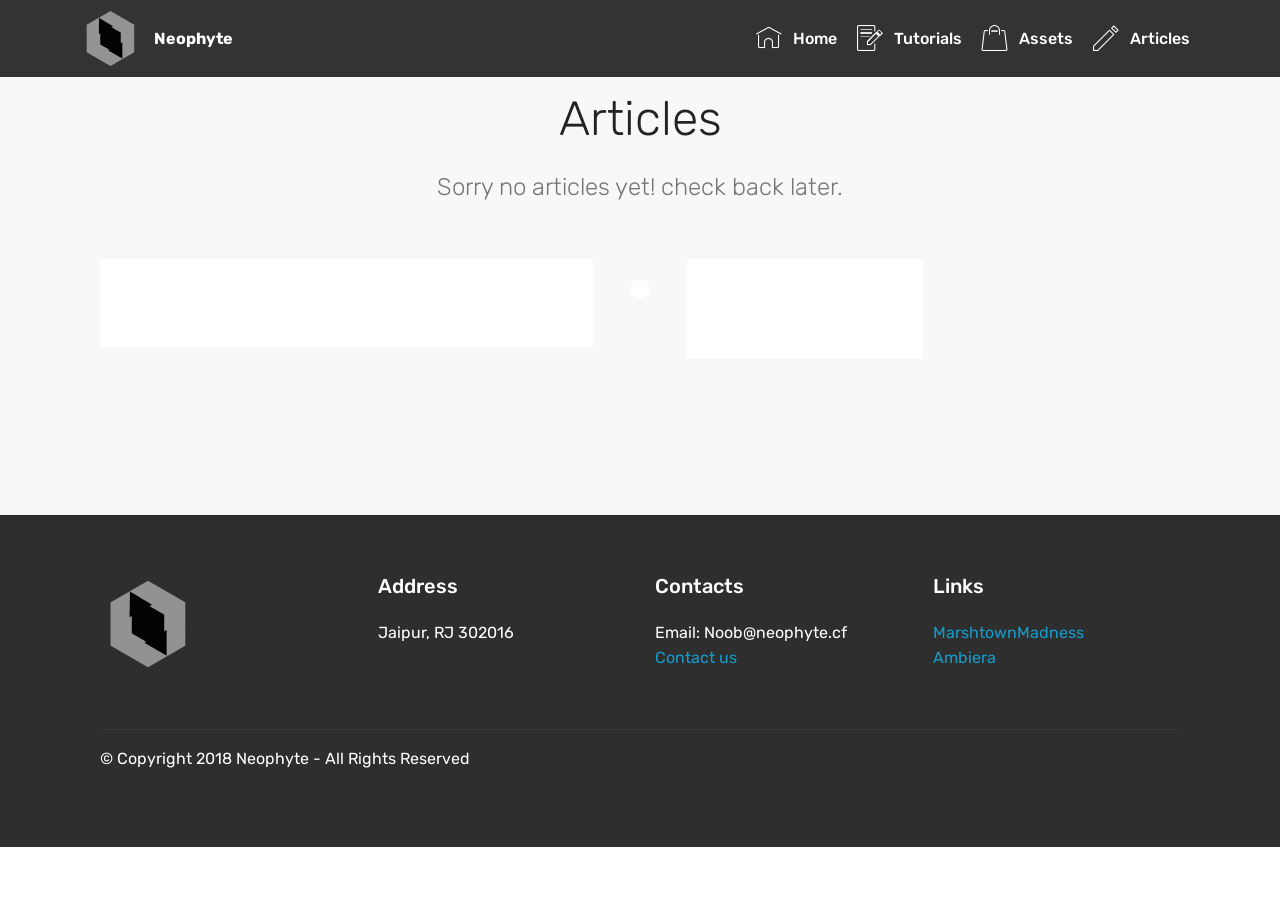
<file: articals.html>
<!DOCTYPE html>
<html >
<head>
  <!-- Site made with Mobirise Website Builder v4.8.1, https://mobirise.com -->
  <meta charset="UTF-8">
  <meta http-equiv="X-UA-Compatible" content="IE=edge">
  <meta name="generator" content="Mobirise v4.8.1, mobirise.com">
  <meta name="viewport" content="width=device-width, initial-scale=1, minimum-scale=1">
  <link rel="shortcut icon" href="assets/images/logo2-128x128-2.png" type="image/x-icon">
  <meta name="description" content="Articles">
  <title>Articles</title>
  <link rel="stylesheet" href="assets/web/assets/mobirise-icons/mobirise-icons.css">
  <link rel="stylesheet" href="assets/tether/tether.min.css">
  <link rel="stylesheet" href="assets/soundcloud-plugin/style.css">
  <link rel="stylesheet" href="assets/bootstrap/css/bootstrap.min.css">
  <link rel="stylesheet" href="assets/bootstrap/css/bootstrap-grid.min.css">
  <link rel="stylesheet" href="assets/bootstrap/css/bootstrap-reboot.min.css">
  <link rel="stylesheet" href="assets/dropdown/css/style.css">
  <link rel="stylesheet" href="assets/animatecss/animate.min.css">
  <link rel="stylesheet" href="assets/socicon/css/styles.css">
  <link rel="stylesheet" href="assets/theme/css/style.css">
  <link rel="stylesheet" href="assets/mobirise/css/mbr-additional.css" type="text/css">
  
  
  
</head>
<body>
  <section class="menu cid-qPNjM6nDrs" once="menu" id="menu1-3l">

    

    <nav class="navbar navbar-expand beta-menu navbar-dropdown align-items-center navbar-toggleable-sm">
        <button class="navbar-toggler navbar-toggler-right" type="button" data-toggle="collapse" data-target="#navbarSupportedContent" aria-controls="navbarSupportedContent" aria-expanded="false" aria-label="Toggle navigation">
            <div class="hamburger">
                <span></span>
                <span></span>
                <span></span>
                <span></span>
            </div>
        </button>
        <div class="menu-logo">
            <div class="navbar-brand">
                <span class="navbar-logo">
                    <a href="http://neophyte.cf/">
                         <img src="assets/images/logo2-122x122.png" alt="Neophyte" title="" style="height: 3.8rem;">
                    </a>
                </span>
                <span class="navbar-caption-wrap"><a class="navbar-caption text-white display-4" href="http://neophyte.cf/">Neophyte</a></span>
            </div>
        </div>
        <div class="collapse navbar-collapse" id="navbarSupportedContent">
            <ul class="navbar-nav nav-dropdown nav-right" data-app-modern-menu="true"><li class="nav-item">
                    <a class="nav-link link text-white display-4" href="index.html">
                        <span class="mbri-home mbr-iconfont mbr-iconfont-btn"></span>Home</a>
                </li><li class="nav-item"><a class="nav-link link text-white display-4" href="tutorials.html"><span class="mbri-edit mbr-iconfont mbr-iconfont-btn"></span>
                        Tutorials</a></li><li class="nav-item"><a class="nav-link link text-white display-4" href="assetsdwnld.html"><span class="mbri-shopping-bag mbr-iconfont mbr-iconfont-btn"></span>Assets</a></li><li class="nav-item"><a class="nav-link link text-white display-4" href="articals.html"><span class="mbri-edit2 mbr-iconfont mbr-iconfont-btn"></span>Articles</a></li></ul>
            
        </div>
    </nav>
</section>

<section class="engine"><a href="https://mobiri.se/n">free simple site templates</a></section><section class="timeline1 cid-qPYLLc44s7" id="timeline1-3q">

    

    

    <div class="container align-center">
        <h2 class="mbr-section-title pb-3 mbr-fonts-style display-2">Articles</h2>
        <h3 class="mbr-section-subtitle pb-5 mbr-fonts-style display-5">Sorry no articles yet! check back later.</h3>

        <div class="container timelines-container" mbri-timelines="">
            <div class="row timeline-element reverse">      
                 <div class="timeline-date-panel col-xs-12 col-md-6  align-left">         
                    <div class="time-line-date-content">
                        <p class="mbr-timeline-date mbr-fonts-style display-5">&nbsp; &nbsp; &nbsp; &nbsp; &nbsp; &nbsp; &nbsp; &nbsp; &nbsp; &nbsp; &nbsp; &nbsp; &nbsp;&nbsp;</p>
                    </div>
                </div>
           <span class="iconBackground"></span>
            <div class="col-xs-12 col-md-6 align-right">
                <div class="timeline-text-content">
                    <h4 class="mbr-timeline-title pb-3 mbr-fonts-style display-5"></h4>
                    <p class="mbr-timeline-text mbr-fonts-style display-7"></p>
                 </div>
            </div>
            </div>

             


            

            


            


            

            

            

            

            

            

            
        </div>
    </div>
</section>

<section class="mbr-section mbr-section--relative mbr-section--fixed-size" id="htmlblock-block-44" data-rv-view="165" style="background-color: rgb(35, 35, 35);">
	<style>.block {padding-bottom:0px; padding-top:0px;}</style>		
            

    <div class="mbr-section__container mbr-section__container--isolated container">
        <div class="row block">
            <div class="mbr-box mbr-box--fixed mbr-box--adapted">
                <div class="mbr-box__magnet mbr-box__magnet--top-left mbr-section__left col-sm-8">
                    <div class="mbr-section__container mbr-section__container--middle">
                        <div class="mbr-header mbr-header--auto-align mbr-header--wysiwyg">
                            <div class="mbr-header__text tiny"></div>
                        </div>
                    </div>
                    <div class="mbr-section__container">
                        <div class="mbr-article mbr-article--auto-align mbr-article--wysiwyg"><div class="tiny"><script async="" src="//pagead2.googlesyndication.com/pagead/js/adsbygoogle.js"></script>
<script>
  (adsbygoogle = window.adsbygoogle || []).push({
    google_ad_client: "ca-pub-9463791826029624",
    enable_page_level_ads: true
  });
</script></div>
						</div>
                    </div>
                </div>
            </div>
        </div>
    </div>

	
	
</section>

<section class="cid-qPYMcgAAag" id="footer1-3r">

    

    

    <div class="container">
        <div class="media-container-row content text-white">
            <div class="col-12 col-md-3">
                <div class="media-wrap">
                    <a href="http://neophyte.cf/">
                        <img src="assets/images/logo2-192x192.png" alt="Neophyte" title="">
                    </a>
                </div>
            </div>
            <div class="col-12 col-md-3 mbr-fonts-style display-7">
                <h5 class="pb-3">
                    Address
                </h5>
                <p class="mbr-text">Jaipur, RJ 302016</p>
            </div>
            <div class="col-12 col-md-3 mbr-fonts-style display-7">
                <h5 class="pb-3">
                    Contacts
                </h5>
                <p class="mbr-text">
                    Email: Noob@neophyte.cf&nbsp;<br><a href="contact_us.html#form1-3n">Contact us&nbsp;</a><br><br></p>
            </div>
            <div class="col-12 col-md-3 mbr-fonts-style display-7">
                <h5 class="pb-3">
                    Links
                </h5>
                <p class="mbr-text"><a href="https://marshtownmadness.com" target="_blank">MarshtownMadness</a>&nbsp;<br><a href="https://ambiera.com" target="_blank">Ambiera&nbsp;</a><br></p>
            </div>
        </div>
        <div class="footer-lower">
            <div class="media-container-row">
                <div class="col-sm-12">
                    <hr>
                </div>
            </div>
            <div class="media-container-row mbr-white">
                <div class="col-sm-6 copyright">
                    <p class="mbr-text mbr-fonts-style display-7">
                        © Copyright 2018 Neophyte - All Rights Reserved
                    </p>
                </div>
                <div class="col-md-6">
                    
                </div>
            </div>
        </div>
    </div>
</section>


  <script src="assets/web/assets/jquery/jquery.min.js"></script>
  <script src="assets/popper/popper.min.js"></script>
  <script src="assets/tether/tether.min.js"></script>
  <script src="assets/bootstrap/js/bootstrap.min.js"></script>
  <script src="assets/smoothscroll/smooth-scroll.js"></script>
  <script src="assets/dropdown/js/script.min.js"></script>
  <script src="assets/touchswipe/jquery.touch-swipe.min.js"></script>
  <script src="assets/viewportchecker/jquery.viewportchecker.js"></script>
  <script src="assets/theme/js/script.js"></script>
  
  
  <input name="animation" type="hidden">
  </body>
</html>
</file>
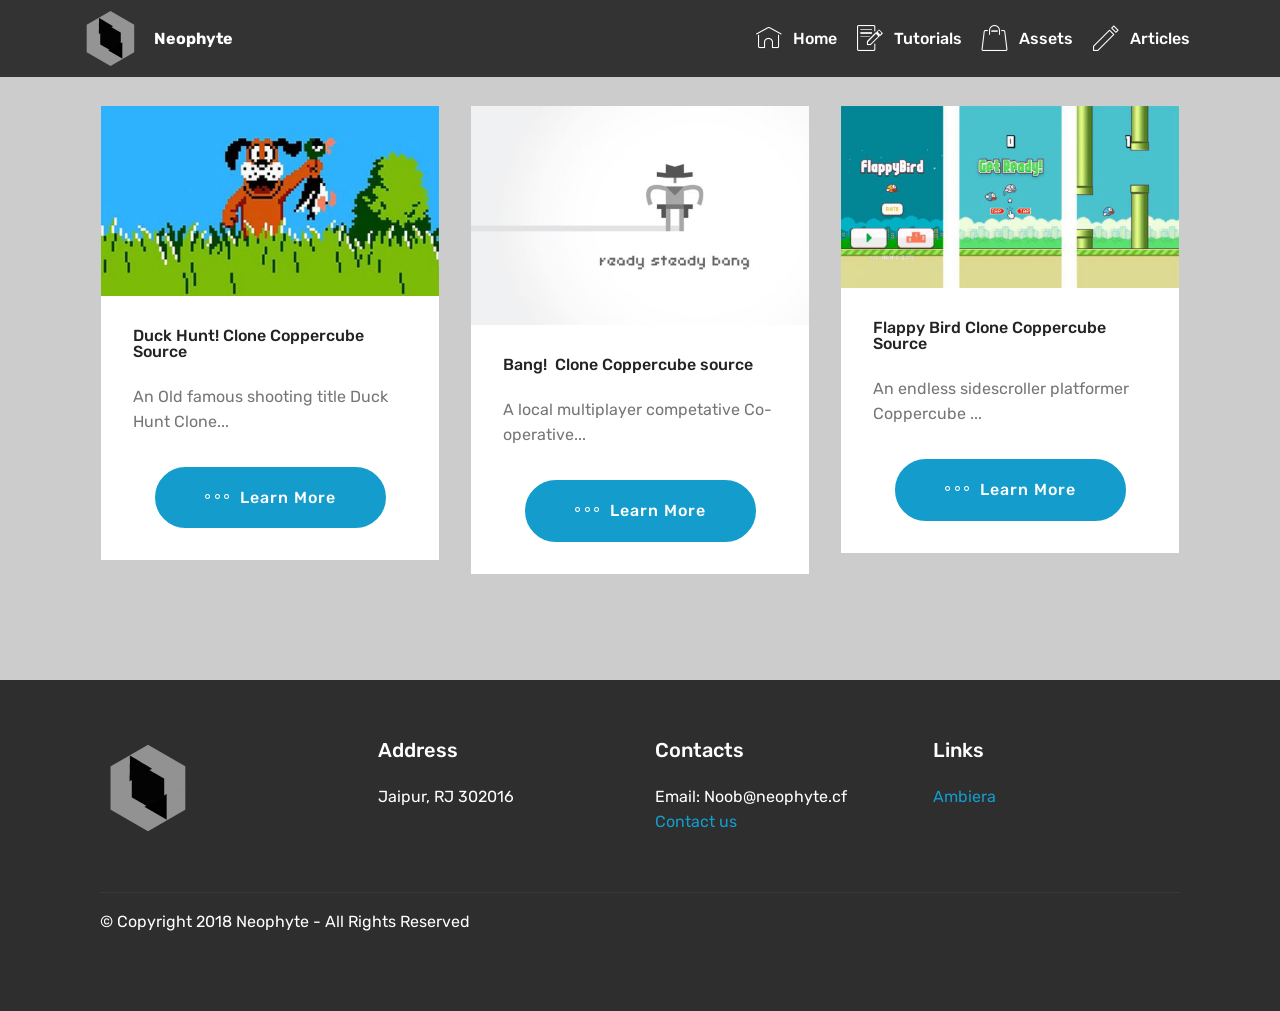
<file: assetsdwnld.html>
<!DOCTYPE html>
<html >
<head>
  <!-- Site made with Mobirise Website Builder v4.8.1, https://mobirise.com -->
  <meta charset="UTF-8">
  <meta http-equiv="X-UA-Compatible" content="IE=edge">
  <meta name="generator" content="Mobirise v4.8.1, mobirise.com">
  <meta name="viewport" content="width=device-width, initial-scale=1, minimum-scale=1">
  <link rel="shortcut icon" href="assets/images/logo2-128x128-2.png" type="image/x-icon">
  <meta name="description" content="Coppercube paid and free Assets to download!">
  <title>Assets</title>
  <link rel="stylesheet" href="assets/web/assets/mobirise-icons/mobirise-icons.css">
  <link rel="stylesheet" href="assets/tether/tether.min.css">
  <link rel="stylesheet" href="assets/soundcloud-plugin/style.css">
  <link rel="stylesheet" href="assets/bootstrap/css/bootstrap.min.css">
  <link rel="stylesheet" href="assets/bootstrap/css/bootstrap-grid.min.css">
  <link rel="stylesheet" href="assets/bootstrap/css/bootstrap-reboot.min.css">
  <link rel="stylesheet" href="assets/dropdown/css/style.css">
  <link rel="stylesheet" href="assets/animatecss/animate.min.css">
  <link rel="stylesheet" href="assets/socicon/css/styles.css">
  <link rel="stylesheet" href="assets/theme/css/style.css">
  <link rel="stylesheet" href="assets/mobirise/css/mbr-additional.css" type="text/css">
  
  
  
</head>
<body>
  <section class="menu cid-r0o76S7cDB" once="menu" id="menu1-7s">

    

    <nav class="navbar navbar-expand beta-menu navbar-dropdown align-items-center navbar-toggleable-sm">
        <button class="navbar-toggler navbar-toggler-right" type="button" data-toggle="collapse" data-target="#navbarSupportedContent" aria-controls="navbarSupportedContent" aria-expanded="false" aria-label="Toggle navigation">
            <div class="hamburger">
                <span></span>
                <span></span>
                <span></span>
                <span></span>
            </div>
        </button>
        <div class="menu-logo">
            <div class="navbar-brand">
                <span class="navbar-logo">
                    <a href="http://neophyte.cf/">
                         <img src="assets/images/logo2-122x122.png" alt="Neophyte" title="" style="height: 3.8rem;">
                    </a>
                </span>
                <span class="navbar-caption-wrap"><a class="navbar-caption text-white display-4" href="http://neophyte.cf/">Neophyte</a></span>
            </div>
        </div>
        <div class="collapse navbar-collapse" id="navbarSupportedContent">
            <ul class="navbar-nav nav-dropdown nav-right" data-app-modern-menu="true"><li class="nav-item">
                    <a class="nav-link link text-white display-4" href="index.html">
                        <span class="mbri-home mbr-iconfont mbr-iconfont-btn"></span>Home</a>
                </li><li class="nav-item"><a class="nav-link link text-white display-4" href="tutorials.html"><span class="mbri-edit mbr-iconfont mbr-iconfont-btn"></span>
                        Tutorials</a></li><li class="nav-item"><a class="nav-link link text-white display-4" href="assetsdwnld.html"><span class="mbri-shopping-bag mbr-iconfont mbr-iconfont-btn"></span>Assets</a></li><li class="nav-item"><a class="nav-link link text-white display-4" href="articals.html"><span class="mbri-edit2 mbr-iconfont mbr-iconfont-btn"></span>Articles</a></li></ul>
            
        </div>
    </nav>
</section>

<section class="engine"><a href="https://mobiri.se/c">site builder</a></section><section class="features3 cid-r0o7zU9UkV" id="features3-7v">

    

    
    <div class="container">
        <div class="media-container-row">
            <div class="card p-3 col-12 col-md-6 col-lg-4">
                <div class="card-wrapper">
                    <div class="card-img">
                        <img src="assets/images/duckhunt-556x312.jpg" alt="Mobirise" title="">
                    </div>
                    <div class="card-box">
                        <h4 class="card-title mbr-fonts-style display-7">Duck Hunt! Clone Coppercube Source</h4>
                        <p class="mbr-text mbr-fonts-style display-7">
                            An Old famous shooting title Duck Hunt Clone...</p>
                    </div>
                    <div class="mbr-section-btn text-center"><a href="page12.html#header3-7r" class="btn btn-primary display-4"><span class="mbri-more-horizontal mbr-iconfont mbr-iconfont-btn"></span>
                            Learn More
                        </a></div>
                </div>
            </div>

            <div class="card p-3 col-12 col-md-6 col-lg-4">
                <div class="card-wrapper">
                    <div class="card-img">
                        <img src="assets/images/itsnicethat-largeimages1-556x360.jpg" alt="Mobirise" title="">
                    </div>
                    <div class="card-box">
                        <h4 class="card-title mbr-fonts-style display-7">Bang! &nbsp;Clone Coppercube source</h4>
                        <p class="mbr-text mbr-fonts-style display-7">
                            A local multiplayer competative Co-operative...</p>
                    </div>
                    <div class="mbr-section-btn text-center"><a href="bang.html#header3-7q" class="btn btn-primary display-4"><span class="mbri-more-horizontal mbr-iconfont mbr-iconfont-btn"></span>
                            Learn More
                        </a></div>
                </div>
            </div>

            <div class="card p-3 col-12 col-md-6 col-lg-4">
                <div class="card-wrapper">
                    <div class="card-img">
                        <img src="assets/images/flappy-bird-765x0-80-556x299.jpg" alt="Mobirise" title="">
                    </div>
                    <div class="card-box">
                        <h4 class="card-title mbr-fonts-style display-7">Flappy Bird Clone Coppercube Source</h4>
                        <p class="mbr-text mbr-fonts-style display-7">
                            An endless sidescroller platformer Coppercube ...</p>
                    </div>
                    <div class="mbr-section-btn text-center"><a href="flpbrd.html#header7-7j" class="btn btn-primary display-4"><span class="mbri-more-horizontal mbr-iconfont mbr-iconfont-btn"></span>Learn More
                        </a></div>
                </div>
            </div>

            
        </div>
    </div>
</section>

<section class="cid-r0o76TQctm" id="footer1-7u">

    

    

    <div class="container">
        <div class="media-container-row content text-white">
            <div class="col-12 col-md-3">
                <div class="media-wrap">
                    <a href="http://neophyte.cf/">
                        <img src="assets/images/logo2-192x192.png" alt="Neophyte" title="">
                    </a>
                </div>
            </div>
            <div class="col-12 col-md-3 mbr-fonts-style display-7">
                <h5 class="pb-3">
                    Address
                </h5>
                <p class="mbr-text">Jaipur, RJ 302016</p>
            </div>
            <div class="col-12 col-md-3 mbr-fonts-style display-7">
                <h5 class="pb-3">
                    Contacts
                </h5>
                <p class="mbr-text">
                    Email: Noob@neophyte.cf&nbsp;<br><a href="contact_us.html#form1-3n">Contact us&nbsp;</a><br><br></p>
            </div>
            <div class="col-12 col-md-3 mbr-fonts-style display-7">
                <h5 class="pb-3">
                    Links
                </h5>
                <p class="mbr-text"><a href="https://ambiera.com" target="_blank">Ambiera&nbsp;</a><br></p>
            </div>
        </div>
        <div class="footer-lower">
            <div class="media-container-row">
                <div class="col-sm-12">
                    <hr>
                </div>
            </div>
            <div class="media-container-row mbr-white">
                <div class="col-sm-6 copyright">
                    <p class="mbr-text mbr-fonts-style display-7">
                        © Copyright 2018 Neophyte - All Rights Reserved
                    </p>
                </div>
                <div class="col-md-6">
                    
                </div>
            </div>
        </div>
    </div>
</section>


  <script src="assets/web/assets/jquery/jquery.min.js"></script>
  <script src="assets/popper/popper.min.js"></script>
  <script src="assets/tether/tether.min.js"></script>
  <script src="assets/bootstrap/js/bootstrap.min.js"></script>
  <script src="assets/smoothscroll/smooth-scroll.js"></script>
  <script src="assets/dropdown/js/script.min.js"></script>
  <script src="assets/touchswipe/jquery.touch-swipe.min.js"></script>
  <script src="assets/viewportchecker/jquery.viewportchecker.js"></script>
  <script src="assets/theme/js/script.js"></script>
  
  
  <input name="animation" type="hidden">
  </body>
</html>
</file>
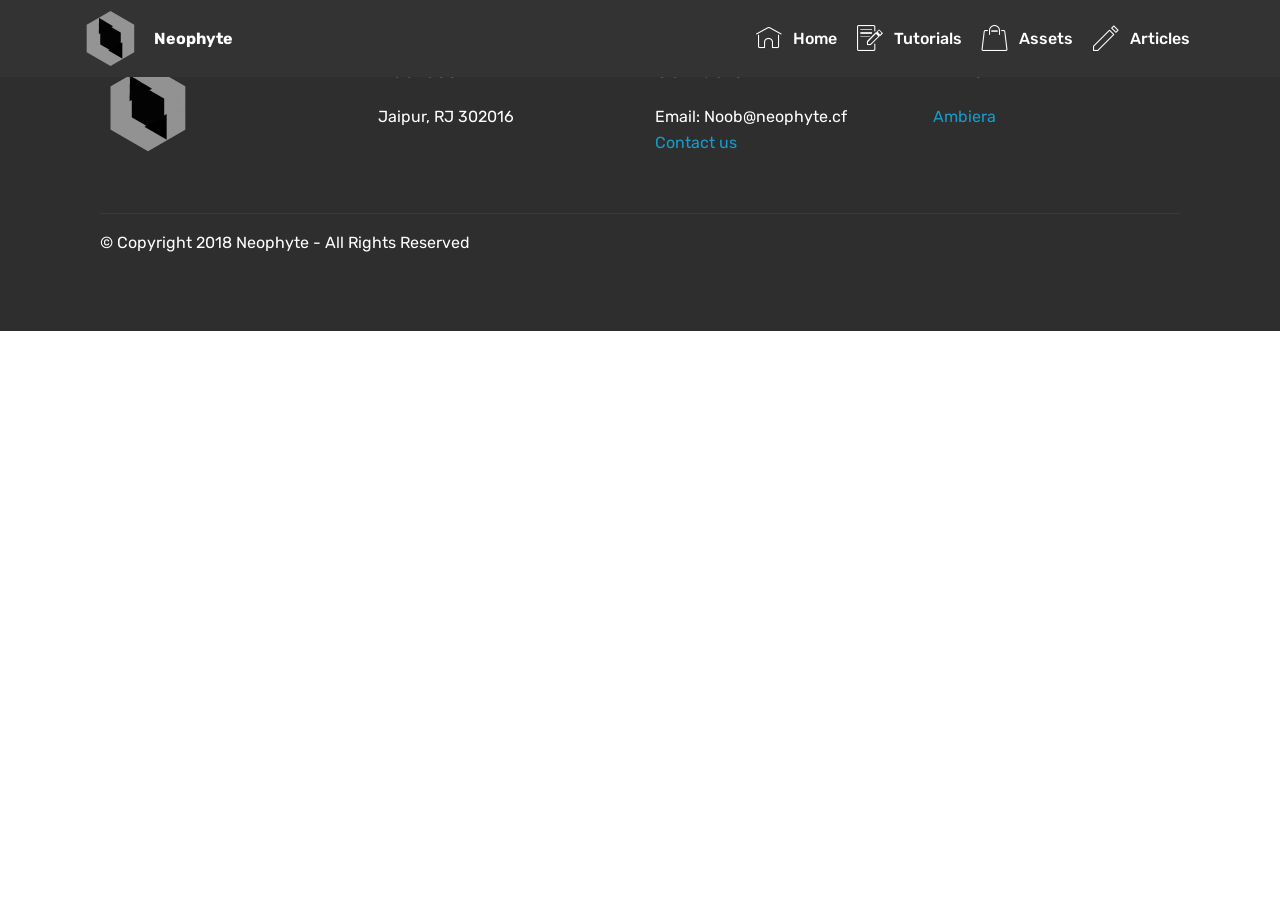
<file: bang.html>
<!DOCTYPE html>
<html >
<head>
  <!-- Site made with Mobirise Website Builder v4.8.1, https://mobirise.com -->
  <meta charset="UTF-8">
  <meta http-equiv="X-UA-Compatible" content="IE=edge">
  <meta name="generator" content="Mobirise v4.8.1, mobirise.com">
  <meta name="viewport" content="width=device-width, initial-scale=1, minimum-scale=1">
  <link rel="shortcut icon" href="assets/images/logo2-128x128-2.png" type="image/x-icon">
  <meta name="description" content="Ready Steady Bang! Coppercube clone.">
  <title>Ready Steady Bang!</title>
  <link rel="stylesheet" href="assets/web/assets/mobirise-icons/mobirise-icons.css">
  <link rel="stylesheet" href="assets/tether/tether.min.css">
  <link rel="stylesheet" href="assets/soundcloud-plugin/style.css">
  <link rel="stylesheet" href="assets/bootstrap/css/bootstrap.min.css">
  <link rel="stylesheet" href="assets/bootstrap/css/bootstrap-grid.min.css">
  <link rel="stylesheet" href="assets/bootstrap/css/bootstrap-reboot.min.css">
  <link rel="stylesheet" href="assets/dropdown/css/style.css">
  <link rel="stylesheet" href="assets/animatecss/animate.min.css">
  <link rel="stylesheet" href="assets/socicon/css/styles.css">
  <link rel="stylesheet" href="assets/theme/css/style.css">
  <link rel="stylesheet" href="assets/mobirise/css/mbr-additional.css" type="text/css">
  
  
  
</head>
<body>
  <section class="menu cid-r0o3gqrkFR" once="menu" id="menu1-7k">

    

    <nav class="navbar navbar-expand beta-menu navbar-dropdown align-items-center navbar-toggleable-sm">
        <button class="navbar-toggler navbar-toggler-right" type="button" data-toggle="collapse" data-target="#navbarSupportedContent" aria-controls="navbarSupportedContent" aria-expanded="false" aria-label="Toggle navigation">
            <div class="hamburger">
                <span></span>
                <span></span>
                <span></span>
                <span></span>
            </div>
        </button>
        <div class="menu-logo">
            <div class="navbar-brand">
                <span class="navbar-logo">
                    <a href="http://neophyte.cf/">
                         <img src="assets/images/logo2-122x122.png" alt="Neophyte" title="" style="height: 3.8rem;">
                    </a>
                </span>
                <span class="navbar-caption-wrap"><a class="navbar-caption text-white display-4" href="http://neophyte.cf/">Neophyte</a></span>
            </div>
        </div>
        <div class="collapse navbar-collapse" id="navbarSupportedContent">
            <ul class="navbar-nav nav-dropdown nav-right" data-app-modern-menu="true"><li class="nav-item">
                    <a class="nav-link link text-white display-4" href="index.html">
                        <span class="mbri-home mbr-iconfont mbr-iconfont-btn"></span>Home</a>
                </li><li class="nav-item"><a class="nav-link link text-white display-4" href="tutorials.html"><span class="mbri-edit mbr-iconfont mbr-iconfont-btn"></span>
                        Tutorials</a></li><li class="nav-item"><a class="nav-link link text-white display-4" href="assetsdwnld.html"><span class="mbri-shopping-bag mbr-iconfont mbr-iconfont-btn"></span>Assets</a></li><li class="nav-item"><a class="nav-link link text-white display-4" href="articals.html"><span class="mbri-edit2 mbr-iconfont mbr-iconfont-btn"></span>Articles</a></li></ul>
            
        </div>
    </nav>
</section>

<section class="engine"><a href="https://mobiri.se/u">bootstrap responsive templates</a></section><section class="cid-r0o3gspcKf" id="footer1-7m">

    

    

    <div class="container">
        <div class="media-container-row content text-white">
            <div class="col-12 col-md-3">
                <div class="media-wrap">
                    <a href="http://neophyte.cf/">
                        <img src="assets/images/logo2-192x192.png" alt="Neophyte" title="">
                    </a>
                </div>
            </div>
            <div class="col-12 col-md-3 mbr-fonts-style display-7">
                <h5 class="pb-3">
                    Address
                </h5>
                <p class="mbr-text">Jaipur, RJ 302016</p>
            </div>
            <div class="col-12 col-md-3 mbr-fonts-style display-7">
                <h5 class="pb-3">
                    Contacts
                </h5>
                <p class="mbr-text">
                    Email: Noob@neophyte.cf&nbsp;<br><a href="contact_us.html#form1-3n">Contact us&nbsp;</a><br><br></p>
            </div>
            <div class="col-12 col-md-3 mbr-fonts-style display-7">
                <h5 class="pb-3">
                    Links
                </h5>
                <p class="mbr-text"><a href="https://ambiera.com" target="_blank">Ambiera&nbsp;</a><br></p>
            </div>
        </div>
        <div class="footer-lower">
            <div class="media-container-row">
                <div class="col-sm-12">
                    <hr>
                </div>
            </div>
            <div class="media-container-row mbr-white">
                <div class="col-sm-6 copyright">
                    <p class="mbr-text mbr-fonts-style display-7">
                        © Copyright 2018 Neophyte - All Rights Reserved
                    </p>
                </div>
                <div class="col-md-6">
                    
                </div>
            </div>
        </div>
    </div>
</section>


  <script src="assets/web/assets/jquery/jquery.min.js"></script>
  <script src="assets/popper/popper.min.js"></script>
  <script src="assets/tether/tether.min.js"></script>
  <script src="assets/bootstrap/js/bootstrap.min.js"></script>
  <script src="assets/smoothscroll/smooth-scroll.js"></script>
  <script src="assets/dropdown/js/script.min.js"></script>
  <script src="assets/touchswipe/jquery.touch-swipe.min.js"></script>
  <script src="assets/viewportchecker/jquery.viewportchecker.js"></script>
  <script src="assets/theme/js/script.js"></script>
  
  
  <input name="animation" type="hidden">
  </body>
</html>
</file>
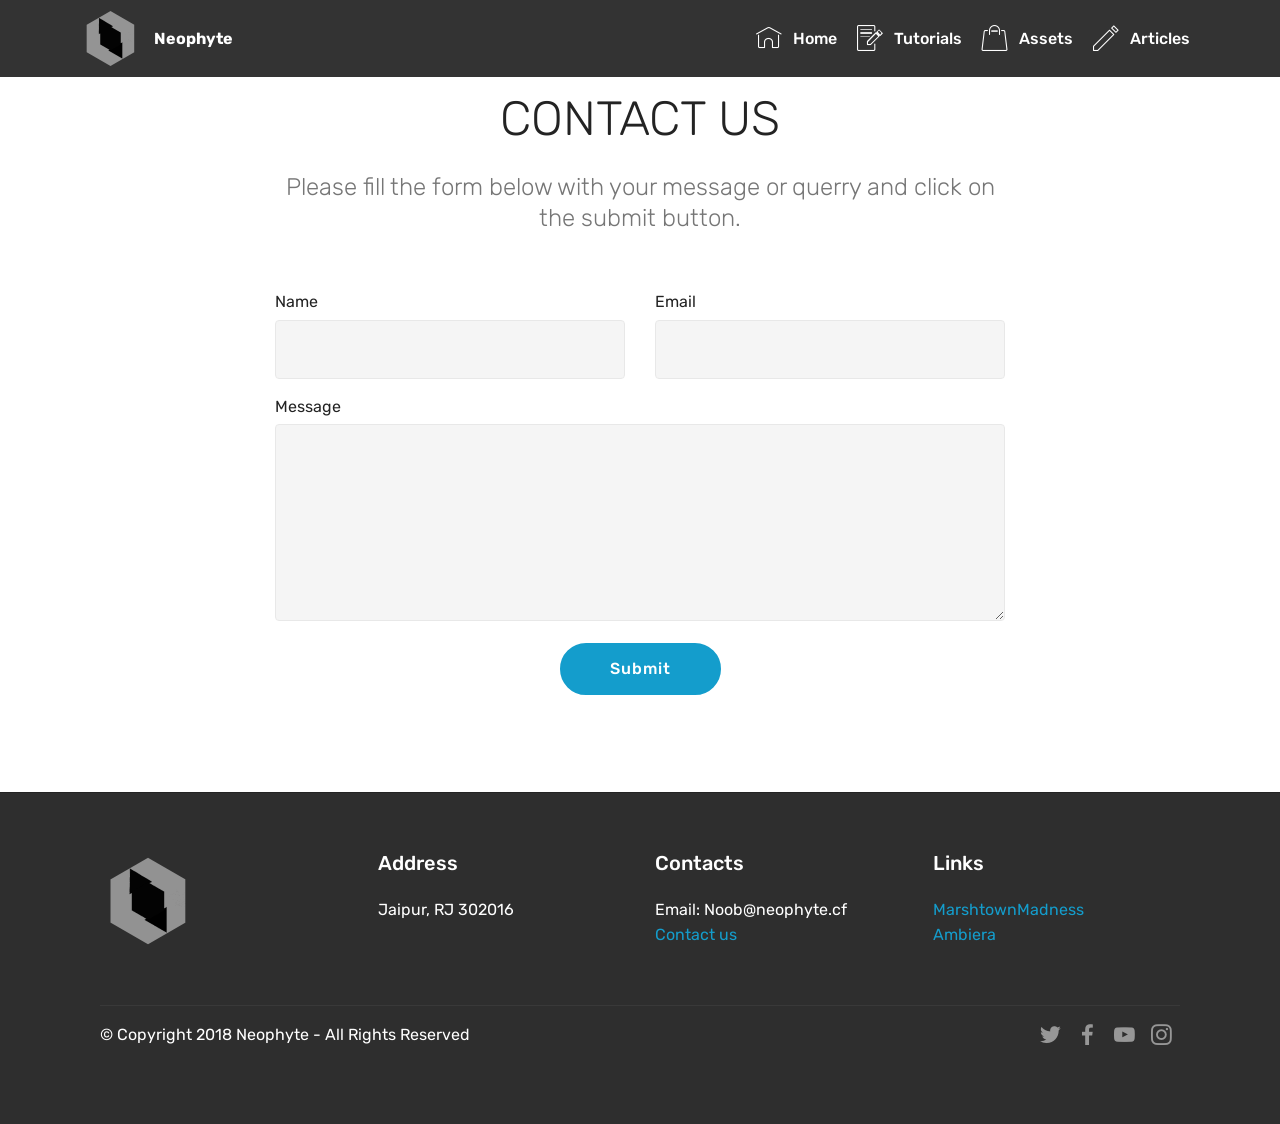
<file: contact_us.html>
<!DOCTYPE html>
<html >
<head>
  <!-- Site made with Mobirise Website Builder v4.8.1, https://mobirise.com -->
  <meta charset="UTF-8">
  <meta http-equiv="X-UA-Compatible" content="IE=edge">
  <meta name="generator" content="Mobirise v4.8.1, mobirise.com">
  <meta name="viewport" content="width=device-width, initial-scale=1, minimum-scale=1">
  <link rel="shortcut icon" href="assets/images/logo2-128x128-2.png" type="image/x-icon">
  <meta name="description" content="Contact us">
  <title>Contact Us</title>
  <link rel="stylesheet" href="assets/web/assets/mobirise-icons/mobirise-icons.css">
  <link rel="stylesheet" href="assets/tether/tether.min.css">
  <link rel="stylesheet" href="assets/soundcloud-plugin/style.css">
  <link rel="stylesheet" href="assets/bootstrap/css/bootstrap.min.css">
  <link rel="stylesheet" href="assets/bootstrap/css/bootstrap-grid.min.css">
  <link rel="stylesheet" href="assets/bootstrap/css/bootstrap-reboot.min.css">
  <link rel="stylesheet" href="assets/dropdown/css/style.css">
  <link rel="stylesheet" href="assets/socicon/css/styles.css">
  <link rel="stylesheet" href="assets/animatecss/animate.min.css">
  <link rel="stylesheet" href="assets/theme/css/style.css">
  <link rel="stylesheet" href="assets/mobirise/css/mbr-additional.css" type="text/css">
  
  
  
</head>
<body>
  <section class="menu cid-qPNjM6nDrs" once="menu" id="menu1-3m">

    

    <nav class="navbar navbar-expand beta-menu navbar-dropdown align-items-center navbar-toggleable-sm">
        <button class="navbar-toggler navbar-toggler-right" type="button" data-toggle="collapse" data-target="#navbarSupportedContent" aria-controls="navbarSupportedContent" aria-expanded="false" aria-label="Toggle navigation">
            <div class="hamburger">
                <span></span>
                <span></span>
                <span></span>
                <span></span>
            </div>
        </button>
        <div class="menu-logo">
            <div class="navbar-brand">
                <span class="navbar-logo">
                    <a href="http://neophyte.cf/">
                         <img src="assets/images/logo2-122x122.png" alt="Neophyte" title="" style="height: 3.8rem;">
                    </a>
                </span>
                <span class="navbar-caption-wrap"><a class="navbar-caption text-white display-4" href="http://neophyte.cf/">Neophyte</a></span>
            </div>
        </div>
        <div class="collapse navbar-collapse" id="navbarSupportedContent">
            <ul class="navbar-nav nav-dropdown nav-right" data-app-modern-menu="true"><li class="nav-item">
                    <a class="nav-link link text-white display-4" href="index.html">
                        <span class="mbri-home mbr-iconfont mbr-iconfont-btn"></span>Home</a>
                </li><li class="nav-item"><a class="nav-link link text-white display-4" href="tutorials.html"><span class="mbri-edit mbr-iconfont mbr-iconfont-btn"></span>
                        Tutorials</a></li><li class="nav-item"><a class="nav-link link text-white display-4" href="assetsdwnld.html"><span class="mbri-shopping-bag mbr-iconfont mbr-iconfont-btn"></span>Assets</a></li><li class="nav-item"><a class="nav-link link text-white display-4" href="articals.html"><span class="mbri-edit2 mbr-iconfont mbr-iconfont-btn"></span>Articles</a></li></ul>
            
        </div>
    </nav>
</section>

<section class="engine"><a href="https://mobiri.se/x">free css templates</a></section><section class="mbr-section form1 cid-qPYJMG6KUA" id="form1-3n">

    

    
    <div class="container">
        <div class="row justify-content-center">
            <div class="title col-12 col-lg-8">
                <h2 class="mbr-section-title align-center pb-3 mbr-fonts-style display-2">
                    CONTACT US</h2>
                <h3 class="mbr-section-subtitle align-center mbr-light pb-3 mbr-fonts-style display-5">Please fill the form below with your message or querry and click on the submit button.
                </h3>
            </div>
        </div>
    </div>
    <div class="container">
        <div class="row justify-content-center">
            <div class="media-container-column col-lg-8" data-form-type="formoid">
                    <div data-form-alert="" hidden="">Thanks for filling out the form!</div>
            
                    <form class="mbr-form" action="https://mobirise.com/" method="post" data-form-title="Mobirise Form"><input type="hidden" name="email" data-form-email="true" value="g2apT7Eh4Uu/R1mGTWQ63ww8E4uTfZCx+iTY7ztwxWsuMUEzYCEN8oqKuGvWTtN7a+OKshj6CsX1kQg4YOFbFnTkJw4YEM91t6SlgSLths0kl1gcvWCIMSy6ODdRHMTc" data-form-field="Email">
                        <div class="row row-sm-offset">
                            <div class="col-md-4 multi-horizontal" data-for="name">
                                <div class="form-group">
                                    <label class="form-control-label mbr-fonts-style display-7" for="name-form1-3n">Name</label>
                                    <input type="text" class="form-control" name="name" data-form-field="Name" required="" id="name-form1-3n">
                                </div>
                            </div>
                            <div class="col-md-4 multi-horizontal" data-for="email">
                                <div class="form-group">
                                    <label class="form-control-label mbr-fonts-style display-7" for="email-form1-3n">Email</label>
                                    <input type="email" class="form-control" name="email" data-form-field="Email" required="" id="email-form1-3n">
                                </div>
                            </div>
                            
                        </div>
                        <div class="form-group" data-for="message">
                            <label class="form-control-label mbr-fonts-style display-7" for="message-form1-3n">Message</label>
                            <textarea type="text" class="form-control" name="message" rows="7" data-form-field="Message" id="message-form1-3n"></textarea>
                        </div>
            
                        <span class="input-group-btn"><button href="" type="submit" class="btn btn-primary btn-form display-4">Submit</button></span>
                    </form>
            </div>
        </div>
    </div>
</section>

<section class="mbr-section mbr-section--relative mbr-section--fixed-size" id="htmlblock-block-43" data-rv-view="65" style="background-color: rgb(35, 35, 35);">
	<style>.block {padding-bottom:0px; padding-top:0px;}</style>		
            

    <div class="mbr-section__container mbr-section__container--isolated container">
        <div class="row block">
            <div class="mbr-box mbr-box--fixed mbr-box--adapted">
                <div class="mbr-box__magnet mbr-box__magnet--top-left mbr-section__left col-sm-8">
                    <div class="mbr-section__container mbr-section__container--middle">
                        <div class="mbr-header mbr-header--auto-align mbr-header--wysiwyg">
                            <div class="mbr-header__text tiny"></div>
                        </div>
                    </div>
                    <div class="mbr-section__container">
                        <div class="mbr-article mbr-article--auto-align mbr-article--wysiwyg"><div class="tiny"><script async="" src="//pagead2.googlesyndication.com/pagead/js/adsbygoogle.js"></script>
<script>
  (adsbygoogle = window.adsbygoogle || []).push({
    google_ad_client: "ca-pub-9463791826029624",
    enable_page_level_ads: true
  });
</script></div>
						</div>
                    </div>
                </div>
            </div>
        </div>
    </div>

	
	
</section>

<section class="cid-qPYLyAmVSr" id="footer1-3p">

    

    

    <div class="container">
        <div class="media-container-row content text-white">
            <div class="col-12 col-md-3">
                <div class="media-wrap">
                    <a href="http://neophyte.cf/">
                        <img src="assets/images/logo2-192x192.png" alt="Neophyte" title="">
                    </a>
                </div>
            </div>
            <div class="col-12 col-md-3 mbr-fonts-style display-7">
                <h5 class="pb-3">
                    Address
                </h5>
                <p class="mbr-text">Jaipur, RJ 302016</p>
            </div>
            <div class="col-12 col-md-3 mbr-fonts-style display-7">
                <h5 class="pb-3">
                    Contacts
                </h5>
                <p class="mbr-text">
                    Email: Noob@neophyte.cf&nbsp;<br><a href="contact_us.html#form1-3n">Contact us&nbsp;</a><br><br></p>
            </div>
            <div class="col-12 col-md-3 mbr-fonts-style display-7">
                <h5 class="pb-3">
                    Links
                </h5>
                <p class="mbr-text"><a href="https://marshtownmadness.com" target="_blank">MarshtownMadness</a>&nbsp;<br><a href="https://ambiera.com" target="_blank">Ambiera&nbsp;</a><br></p>
            </div>
        </div>
        <div class="footer-lower">
            <div class="media-container-row">
                <div class="col-sm-12">
                    <hr>
                </div>
            </div>
            <div class="media-container-row mbr-white">
                <div class="col-sm-6 copyright">
                    <p class="mbr-text mbr-fonts-style display-7">
                        © Copyright 2018 Neophyte - All Rights Reserved
                    </p>
                </div>
                <div class="col-md-6">
                    <div class="social-list align-right">
                        <div class="soc-item">
                            <a href="http://neophyte.cf/" target="_blank">
                                <span class="mbr-iconfont mbr-iconfont-social socicon-twitter socicon"></span>
                            </a>
                        </div>
                        <div class="soc-item">
                            <a href="http://neophyte.cf/" target="_blank">
                                <span class="mbr-iconfont mbr-iconfont-social socicon-facebook socicon"></span>
                            </a>
                        </div>
                        <div class="soc-item">
                            <a href="http://neophyte.cf/" target="_blank">
                                <span class="mbr-iconfont mbr-iconfont-social socicon-youtube socicon"></span>
                            </a>
                        </div>
                        <div class="soc-item">
                            <a href="https://instagram.com/noob_neophyte" target="_blank">
                                <span class="mbr-iconfont mbr-iconfont-social socicon-instagram socicon"></span>
                            </a>
                        </div>
                        
                        
                    </div>
                </div>
            </div>
        </div>
    </div>
</section>


  <script src="assets/web/assets/jquery/jquery.min.js"></script>
  <script src="assets/popper/popper.min.js"></script>
  <script src="assets/tether/tether.min.js"></script>
  <script src="assets/bootstrap/js/bootstrap.min.js"></script>
  <script src="assets/dropdown/js/script.min.js"></script>
  <script src="assets/touchswipe/jquery.touch-swipe.min.js"></script>
  <script src="assets/viewportchecker/jquery.viewportchecker.js"></script>
  <script src="assets/smoothscroll/smooth-scroll.js"></script>
  <script src="assets/theme/js/script.js"></script>
  <script src="assets/formoid/formoid.min.js"></script>
  
  
  <input name="animation" type="hidden">
  </body>
</html>
</file>
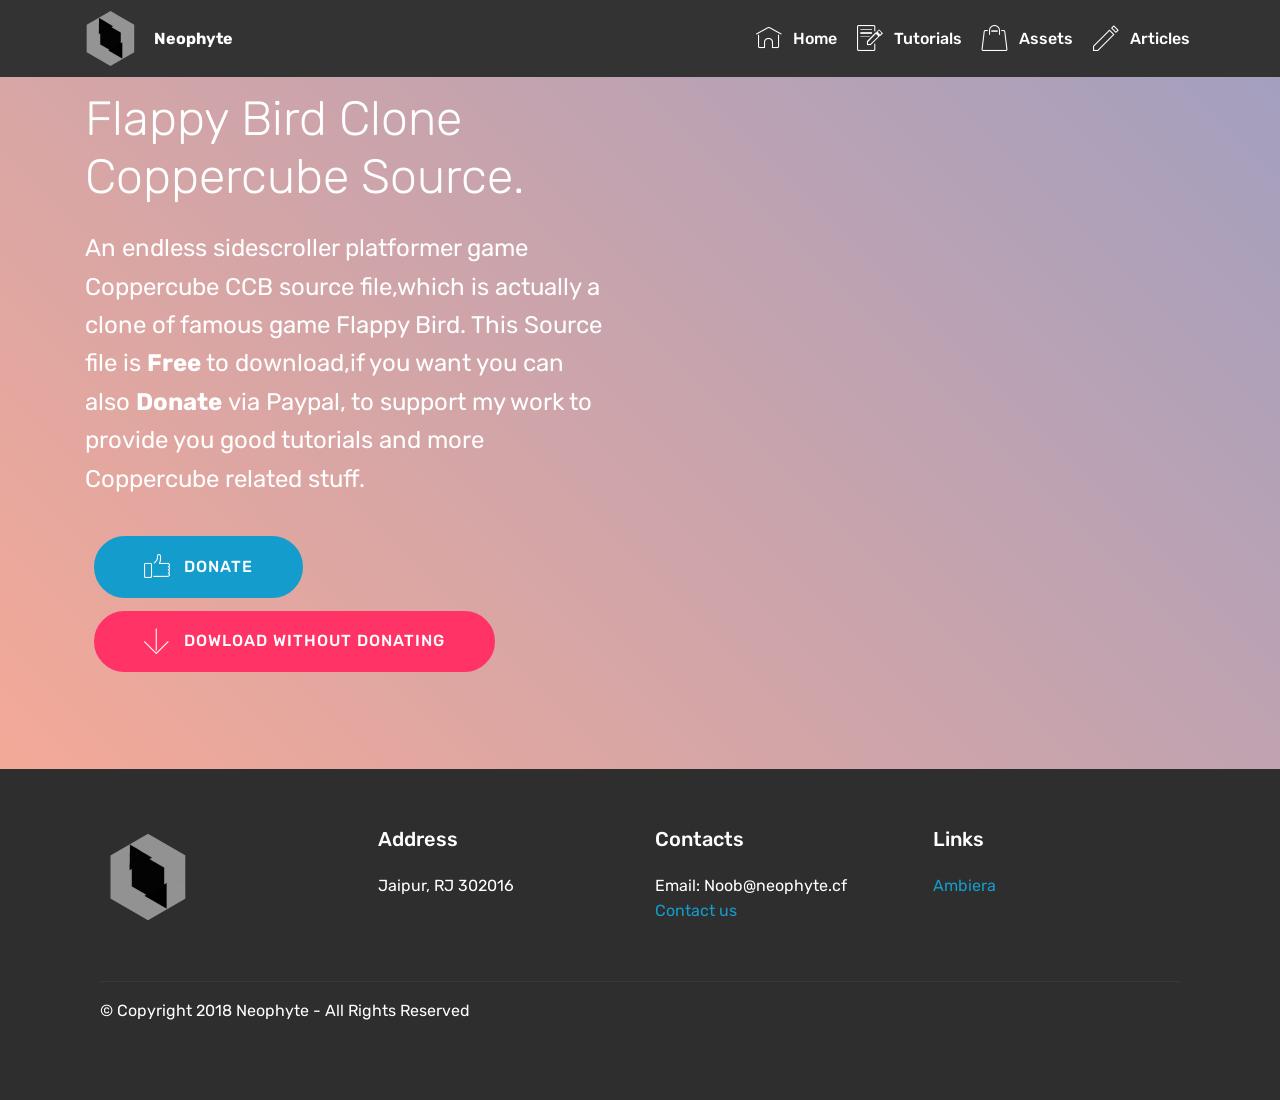
<file: flpbrd.html>
<!DOCTYPE html>
<html >
<head>
  <!-- Site made with Mobirise Website Builder v4.8.1, https://mobirise.com -->
  <meta charset="UTF-8">
  <meta http-equiv="X-UA-Compatible" content="IE=edge">
  <meta name="generator" content="Mobirise v4.8.1, mobirise.com">
  <meta name="viewport" content="width=device-width, initial-scale=1, minimum-scale=1">
  <link rel="shortcut icon" href="assets/images/logo2-128x128-2.png" type="image/x-icon">
  <meta name="description" content="Flappy Bird Coppercube clone.">
  <title>Flappy Bird</title>
  <link rel="stylesheet" href="assets/web/assets/mobirise-icons/mobirise-icons.css">
  <link rel="stylesheet" href="assets/tether/tether.min.css">
  <link rel="stylesheet" href="assets/soundcloud-plugin/style.css">
  <link rel="stylesheet" href="assets/bootstrap/css/bootstrap.min.css">
  <link rel="stylesheet" href="assets/bootstrap/css/bootstrap-grid.min.css">
  <link rel="stylesheet" href="assets/bootstrap/css/bootstrap-reboot.min.css">
  <link rel="stylesheet" href="assets/dropdown/css/style.css">
  <link rel="stylesheet" href="assets/animatecss/animate.min.css">
  <link rel="stylesheet" href="assets/socicon/css/styles.css">
  <link rel="stylesheet" href="assets/theme/css/style.css">
  <link rel="stylesheet" href="assets/mobirise/css/mbr-additional.css" type="text/css">
  
  
  
</head>
<body>
  <section class="menu cid-qPNjM6nDrs" once="menu" id="menu1-7g">

    

    <nav class="navbar navbar-expand beta-menu navbar-dropdown align-items-center navbar-toggleable-sm">
        <button class="navbar-toggler navbar-toggler-right" type="button" data-toggle="collapse" data-target="#navbarSupportedContent" aria-controls="navbarSupportedContent" aria-expanded="false" aria-label="Toggle navigation">
            <div class="hamburger">
                <span></span>
                <span></span>
                <span></span>
                <span></span>
            </div>
        </button>
        <div class="menu-logo">
            <div class="navbar-brand">
                <span class="navbar-logo">
                    <a href="http://neophyte.cf/">
                         <img src="assets/images/logo2-122x122.png" alt="Neophyte" title="" style="height: 3.8rem;">
                    </a>
                </span>
                <span class="navbar-caption-wrap"><a class="navbar-caption text-white display-4" href="http://neophyte.cf/">Neophyte</a></span>
            </div>
        </div>
        <div class="collapse navbar-collapse" id="navbarSupportedContent">
            <ul class="navbar-nav nav-dropdown nav-right" data-app-modern-menu="true"><li class="nav-item">
                    <a class="nav-link link text-white display-4" href="index.html">
                        <span class="mbri-home mbr-iconfont mbr-iconfont-btn"></span>Home</a>
                </li><li class="nav-item"><a class="nav-link link text-white display-4" href="tutorials.html"><span class="mbri-edit mbr-iconfont mbr-iconfont-btn"></span>
                        Tutorials</a></li><li class="nav-item"><a class="nav-link link text-white display-4" href="assetsdwnld.html"><span class="mbri-shopping-bag mbr-iconfont mbr-iconfont-btn"></span>Assets</a></li><li class="nav-item"><a class="nav-link link text-white display-4" href="articals.html"><span class="mbri-edit2 mbr-iconfont mbr-iconfont-btn"></span>Articles</a></li></ul>
            
        </div>
    </nav>
</section>

<section class="engine"><a href="https://mobiri.se/h">how to create a web page</a></section><section class="header7 cid-r0kYAhTNjX" id="header7-7j">

    

    

    <div class="container">
        <div class="media-container-row">

            <div class="media-content align-right">
                <h1 class="mbr-section-title mbr-white pb-3 mbr-fonts-style display-2">Flappy Bird Clone Coppercube Source.</h1>
                <div class="mbr-section-text mbr-white pb-3">
                    <p class="mbr-text mbr-fonts-style display-5">An endless sidescroller platformer game Coppercube CCB source file,which is actually a clone of famous game Flappy Bird. This Source file is <strong>Free</strong> to download,if you want you can also&nbsp;<strong>Donate</strong>&nbsp;via Paypal, to support my work to provide you good tutorials and more Coppercube related stuff.</p>
                </div>
                <div class="mbr-section-btn"><a class="btn btn-md btn-primary display-4" href="https://www.paypal.me/Vazahat" target="_blank"><span class="mbri-like mbr-iconfont mbr-iconfont-btn"></span>DONATE</a>
                        <a class="btn btn-md btn-secondary display-4" href="https://neophyte.cf/downloadables/flappy_bird.ccb"><span class="mbri-down mbr-iconfont mbr-iconfont-btn"></span>DOWLOAD WITHOUT DONATING</a></div>
            </div>

            <div class="mbr-figure" style="width: 100%;"><iframe class="mbr-embedded-video" src="https://www.youtube.com/embed/EoH3oplxF1A?rel=0&amp;amp;showinfo=0&amp;autoplay=0&amp;loop=0" width="1280" height="720" frameborder="0" allowfullscreen></iframe></div>

        </div>
    </div>
</section>

<section class="cid-r0kXq7h68O" id="footer1-7h">

    

    

    <div class="container">
        <div class="media-container-row content text-white">
            <div class="col-12 col-md-3">
                <div class="media-wrap">
                    <a href="http://neophyte.cf/">
                        <img src="assets/images/logo2-192x192.png" alt="Neophyte" title="">
                    </a>
                </div>
            </div>
            <div class="col-12 col-md-3 mbr-fonts-style display-7">
                <h5 class="pb-3">
                    Address
                </h5>
                <p class="mbr-text">Jaipur, RJ 302016</p>
            </div>
            <div class="col-12 col-md-3 mbr-fonts-style display-7">
                <h5 class="pb-3">
                    Contacts
                </h5>
                <p class="mbr-text">
                    Email: Noob@neophyte.cf&nbsp;<br><a href="contact_us.html#form1-3n">Contact us&nbsp;</a><br><br></p>
            </div>
            <div class="col-12 col-md-3 mbr-fonts-style display-7">
                <h5 class="pb-3">
                    Links
                </h5>
                <p class="mbr-text"><a href="https://ambiera.com" target="_blank">Ambiera&nbsp;</a><br></p>
            </div>
        </div>
        <div class="footer-lower">
            <div class="media-container-row">
                <div class="col-sm-12">
                    <hr>
                </div>
            </div>
            <div class="media-container-row mbr-white">
                <div class="col-sm-6 copyright">
                    <p class="mbr-text mbr-fonts-style display-7">
                        © Copyright 2018 Neophyte - All Rights Reserved
                    </p>
                </div>
                <div class="col-md-6">
                    
                </div>
            </div>
        </div>
    </div>
</section>


  <script src="assets/web/assets/jquery/jquery.min.js"></script>
  <script src="assets/popper/popper.min.js"></script>
  <script src="assets/tether/tether.min.js"></script>
  <script src="assets/bootstrap/js/bootstrap.min.js"></script>
  <script src="assets/smoothscroll/smooth-scroll.js"></script>
  <script src="assets/dropdown/js/script.min.js"></script>
  <script src="assets/touchswipe/jquery.touch-swipe.min.js"></script>
  <script src="assets/viewportchecker/jquery.viewportchecker.js"></script>
  <script src="assets/theme/js/script.js"></script>
  
  
  <input name="animation" type="hidden">
  </body>
</html>
</file>
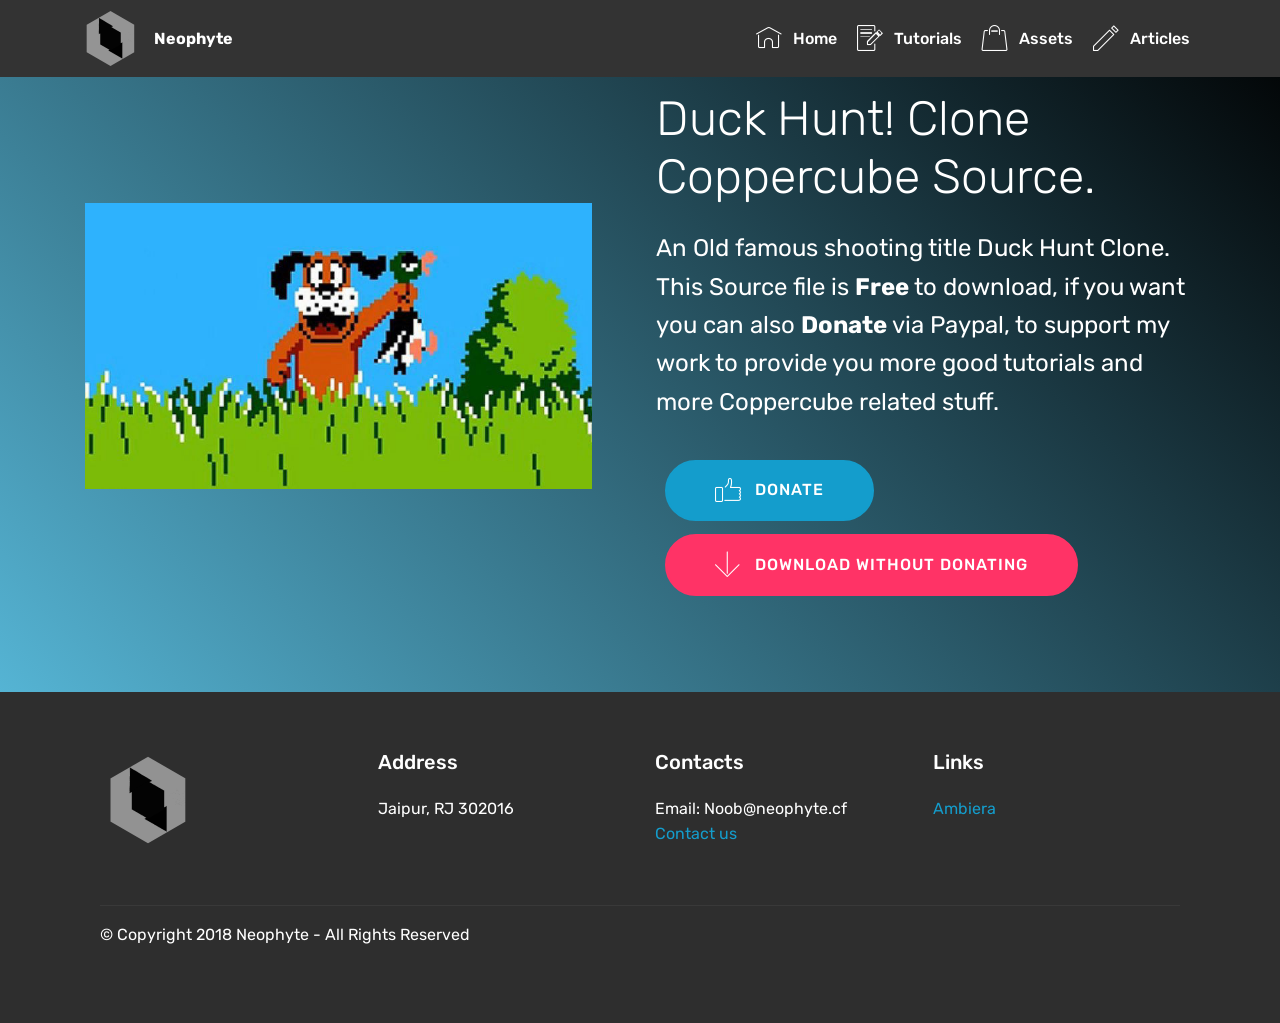
<file: page12.html>
<!DOCTYPE html>
<html >
<head>
  <!-- Site made with Mobirise Website Builder v4.8.1, https://mobirise.com -->
  <meta charset="UTF-8">
  <meta http-equiv="X-UA-Compatible" content="IE=edge">
  <meta name="generator" content="Mobirise v4.8.1, mobirise.com">
  <meta name="viewport" content="width=device-width, initial-scale=1, minimum-scale=1">
  <link rel="shortcut icon" href="assets/images/logo2-128x128-2.png" type="image/x-icon">
  <meta name="description" content="Duck Hunt Coppercube clone.">
  <title>Duck Hunt</title>
  <link rel="stylesheet" href="assets/web/assets/mobirise-icons/mobirise-icons.css">
  <link rel="stylesheet" href="assets/tether/tether.min.css">
  <link rel="stylesheet" href="assets/soundcloud-plugin/style.css">
  <link rel="stylesheet" href="assets/bootstrap/css/bootstrap.min.css">
  <link rel="stylesheet" href="assets/bootstrap/css/bootstrap-grid.min.css">
  <link rel="stylesheet" href="assets/bootstrap/css/bootstrap-reboot.min.css">
  <link rel="stylesheet" href="assets/dropdown/css/style.css">
  <link rel="stylesheet" href="assets/animatecss/animate.min.css">
  <link rel="stylesheet" href="assets/socicon/css/styles.css">
  <link rel="stylesheet" href="assets/theme/css/style.css">
  <link rel="stylesheet" href="assets/mobirise/css/mbr-additional.css" type="text/css">
  
  
  
</head>
<body>
  <section class="menu cid-r0o3qGmhjr" once="menu" id="menu1-7n">

    

    <nav class="navbar navbar-expand beta-menu navbar-dropdown align-items-center navbar-toggleable-sm">
        <button class="navbar-toggler navbar-toggler-right" type="button" data-toggle="collapse" data-target="#navbarSupportedContent" aria-controls="navbarSupportedContent" aria-expanded="false" aria-label="Toggle navigation">
            <div class="hamburger">
                <span></span>
                <span></span>
                <span></span>
                <span></span>
            </div>
        </button>
        <div class="menu-logo">
            <div class="navbar-brand">
                <span class="navbar-logo">
                    <a href="http://neophyte.cf/">
                         <img src="assets/images/logo2-122x122.png" alt="Neophyte" title="" style="height: 3.8rem;">
                    </a>
                </span>
                <span class="navbar-caption-wrap"><a class="navbar-caption text-white display-4" href="http://neophyte.cf/">Neophyte</a></span>
            </div>
        </div>
        <div class="collapse navbar-collapse" id="navbarSupportedContent">
            <ul class="navbar-nav nav-dropdown nav-right" data-app-modern-menu="true"><li class="nav-item">
                    <a class="nav-link link text-white display-4" href="index.html">
                        <span class="mbri-home mbr-iconfont mbr-iconfont-btn"></span>Home</a>
                </li><li class="nav-item"><a class="nav-link link text-white display-4" href="tutorials.html"><span class="mbri-edit mbr-iconfont mbr-iconfont-btn"></span>
                        Tutorials</a></li><li class="nav-item"><a class="nav-link link text-white display-4" href="assetsdwnld.html"><span class="mbri-shopping-bag mbr-iconfont mbr-iconfont-btn"></span>Assets</a></li><li class="nav-item"><a class="nav-link link text-white display-4" href="articals.html"><span class="mbri-edit2 mbr-iconfont mbr-iconfont-btn"></span>Articles</a></li></ul>
            
        </div>
    </nav>
</section>

<section class="engine"><a href="https://mobiri.se/n">free simple website templates</a></section><section class="header3 cid-r0o6dK6Rir" id="header3-7r">

    

    

    <div class="container">
        <div class="media-container-row">
            <div class="mbr-figure" style="width: 100%;">
                <img src="assets/images/duckhunt-758x426.jpg" alt="Mobirise" title="">
            </div>

            <div class="media-content">
                <h1 class="mbr-section-title mbr-white pb-3 mbr-fonts-style display-2">Duck Hunt! Clone Coppercube Source.</h1>
                
                <div class="mbr-section-text mbr-white pb-3 ">
                    <p class="mbr-text mbr-fonts-style display-5">An Old famous shooting title Duck Hunt Clone. This Source file is <strong>Free</strong> to download, if you want you can also&nbsp;<strong>Donate</strong> via Paypal, to support my work to provide you more good tutorials and more Coppercube related stuff.</p>
                </div>
                <div class="mbr-section-btn"><a class="btn btn-md btn-primary display-4" href="https://paypal.me/vazahat"><span class="mbri-like mbr-iconfont mbr-iconfont-btn"></span>DONATE</a>
                    <a class="btn btn-md btn-secondary display-4" href="https://neophyte.cf/downloadables/duck_hunt.ccb"><span class="mbri-down mbr-iconfont mbr-iconfont-btn"></span>DOWNLOAD WITHOUT DONATING</a></div>
            </div>
        </div>
    </div>

</section>

<section class="cid-r0o3qIa7lf" id="footer1-7p">

    

    

    <div class="container">
        <div class="media-container-row content text-white">
            <div class="col-12 col-md-3">
                <div class="media-wrap">
                    <a href="http://neophyte.cf/">
                        <img src="assets/images/logo2-192x192.png" alt="Neophyte" title="">
                    </a>
                </div>
            </div>
            <div class="col-12 col-md-3 mbr-fonts-style display-7">
                <h5 class="pb-3">
                    Address
                </h5>
                <p class="mbr-text">Jaipur, RJ 302016</p>
            </div>
            <div class="col-12 col-md-3 mbr-fonts-style display-7">
                <h5 class="pb-3">
                    Contacts
                </h5>
                <p class="mbr-text">
                    Email: Noob@neophyte.cf&nbsp;<br><a href="contact_us.html#form1-3n">Contact us&nbsp;</a><br><br></p>
            </div>
            <div class="col-12 col-md-3 mbr-fonts-style display-7">
                <h5 class="pb-3">
                    Links
                </h5>
                <p class="mbr-text"><a href="https://ambiera.com" target="_blank">Ambiera&nbsp;</a><br></p>
            </div>
        </div>
        <div class="footer-lower">
            <div class="media-container-row">
                <div class="col-sm-12">
                    <hr>
                </div>
            </div>
            <div class="media-container-row mbr-white">
                <div class="col-sm-6 copyright">
                    <p class="mbr-text mbr-fonts-style display-7">
                        © Copyright 2018 Neophyte - All Rights Reserved
                    </p>
                </div>
                <div class="col-md-6">
                    
                </div>
            </div>
        </div>
    </div>
</section>


  <script src="assets/web/assets/jquery/jquery.min.js"></script>
  <script src="assets/popper/popper.min.js"></script>
  <script src="assets/tether/tether.min.js"></script>
  <script src="assets/bootstrap/js/bootstrap.min.js"></script>
  <script src="assets/smoothscroll/smooth-scroll.js"></script>
  <script src="assets/dropdown/js/script.min.js"></script>
  <script src="assets/touchswipe/jquery.touch-swipe.min.js"></script>
  <script src="assets/viewportchecker/jquery.viewportchecker.js"></script>
  <script src="assets/theme/js/script.js"></script>
  
  
  <input name="animation" type="hidden">
  </body>
</html>
</file>
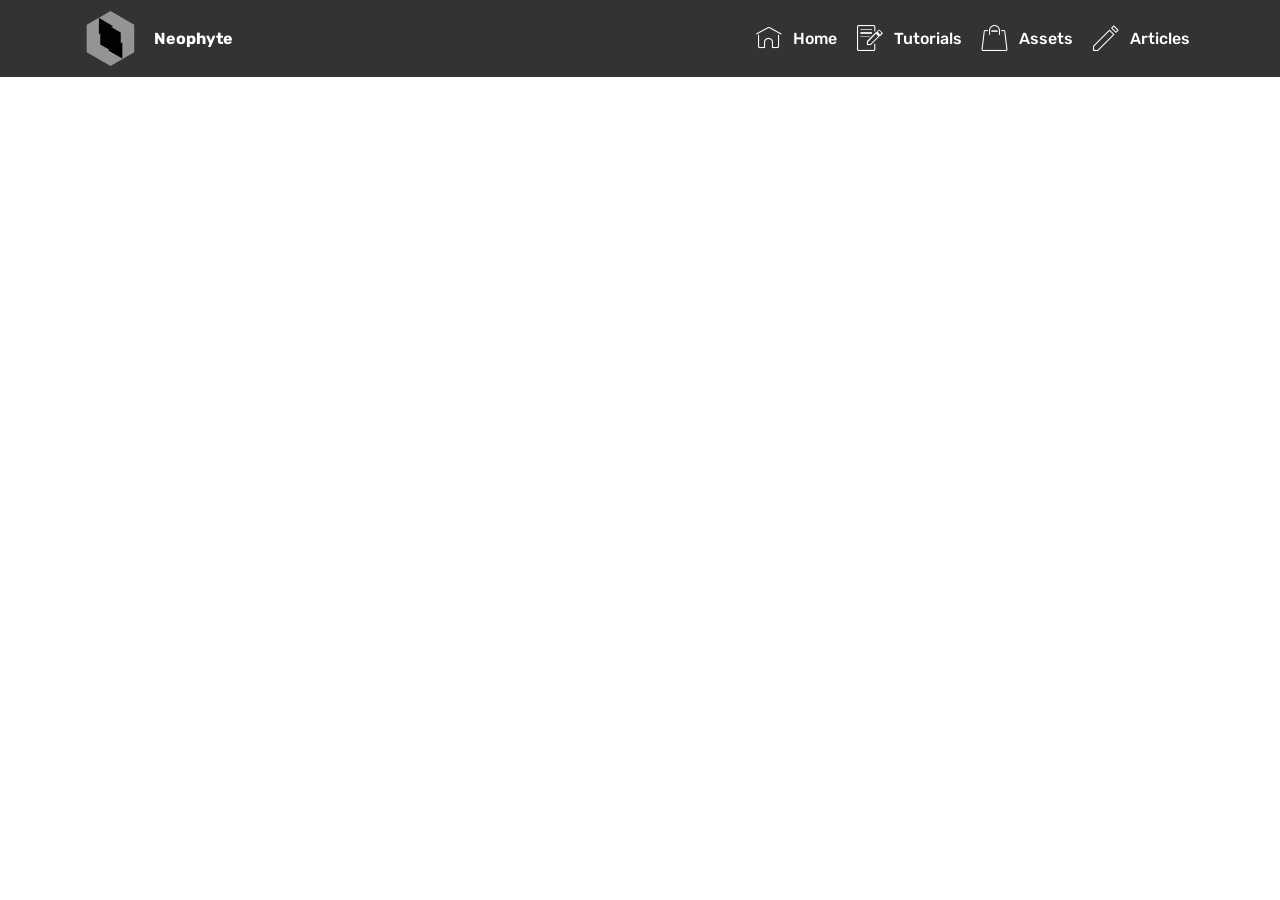
<file: page5.html>
<!DOCTYPE html>
<html >
<head>
  <!-- Site made with Mobirise Website Builder v4.8.1, https://mobirise.com -->
  <meta charset="UTF-8">
  <meta http-equiv="X-UA-Compatible" content="IE=edge">
  <meta name="generator" content="Mobirise v4.8.1, mobirise.com">
  <meta name="viewport" content="width=device-width, initial-scale=1, minimum-scale=1">
  <link rel="shortcut icon" href="assets/images/logo2-128x128-2.png" type="image/x-icon">
  <meta name="description" content="Website Generator Description">
  <title>Faq</title>
  <link rel="stylesheet" href="assets/web/assets/mobirise-icons/mobirise-icons.css">
  <link rel="stylesheet" href="assets/tether/tether.min.css">
  <link rel="stylesheet" href="assets/bootstrap/css/bootstrap.min.css">
  <link rel="stylesheet" href="assets/bootstrap/css/bootstrap-grid.min.css">
  <link rel="stylesheet" href="assets/bootstrap/css/bootstrap-reboot.min.css">
  <link rel="stylesheet" href="assets/soundcloud-plugin/style.css">
  <link rel="stylesheet" href="assets/dropdown/css/style.css">
  <link rel="stylesheet" href="assets/animatecss/animate.min.css">
  <link rel="stylesheet" href="assets/theme/css/style.css">
  <link rel="stylesheet" href="assets/mobirise/css/mbr-additional.css" type="text/css">
  
  
  
</head>
<body>
  <section class="menu cid-qPNjM6nDrs" once="menu" id="menu1-3s">

    

    <nav class="navbar navbar-expand beta-menu navbar-dropdown align-items-center navbar-toggleable-sm">
        <button class="navbar-toggler navbar-toggler-right" type="button" data-toggle="collapse" data-target="#navbarSupportedContent" aria-controls="navbarSupportedContent" aria-expanded="false" aria-label="Toggle navigation">
            <div class="hamburger">
                <span></span>
                <span></span>
                <span></span>
                <span></span>
            </div>
        </button>
        <div class="menu-logo">
            <div class="navbar-brand">
                <span class="navbar-logo">
                    <a href="http://neophyte.cf/">
                         <img src="assets/images/logo2-122x122.png" alt="Neophyte" title="" style="height: 3.8rem;">
                    </a>
                </span>
                <span class="navbar-caption-wrap"><a class="navbar-caption text-white display-4" href="http://neophyte.cf/">Neophyte</a></span>
            </div>
        </div>
        <div class="collapse navbar-collapse" id="navbarSupportedContent">
            <ul class="navbar-nav nav-dropdown nav-right" data-app-modern-menu="true"><li class="nav-item">
                    <a class="nav-link link text-white display-4" href="index.html">
                        <span class="mbri-home mbr-iconfont mbr-iconfont-btn"></span>Home</a>
                </li><li class="nav-item"><a class="nav-link link text-white display-4" href="tutorials.html"><span class="mbri-edit mbr-iconfont mbr-iconfont-btn"></span>
                        Tutorials</a></li><li class="nav-item"><a class="nav-link link text-white display-4" href="assetsdwnld.html"><span class="mbri-shopping-bag mbr-iconfont mbr-iconfont-btn"></span>Assets</a></li><li class="nav-item"><a class="nav-link link text-white display-4" href="articals.html"><span class="mbri-edit2 mbr-iconfont mbr-iconfont-btn"></span>Articles</a></li></ul>
            
        </div>
    </nav>
</section>


  <section class="engine"><a href="https://mobiri.se/z">best free website templates</a></section><script src="assets/web/assets/jquery/jquery.min.js"></script>
  <script src="assets/popper/popper.min.js"></script>
  <script src="assets/tether/tether.min.js"></script>
  <script src="assets/bootstrap/js/bootstrap.min.js"></script>
  <script src="assets/smoothscroll/smooth-scroll.js"></script>
  <script src="assets/dropdown/js/script.min.js"></script>
  <script src="assets/touchswipe/jquery.touch-swipe.min.js"></script>
  <script src="assets/viewportchecker/jquery.viewportchecker.js"></script>
  <script src="assets/theme/js/script.js"></script>
  
  
  <input name="animation" type="hidden">
  </body>
</html>
</file>
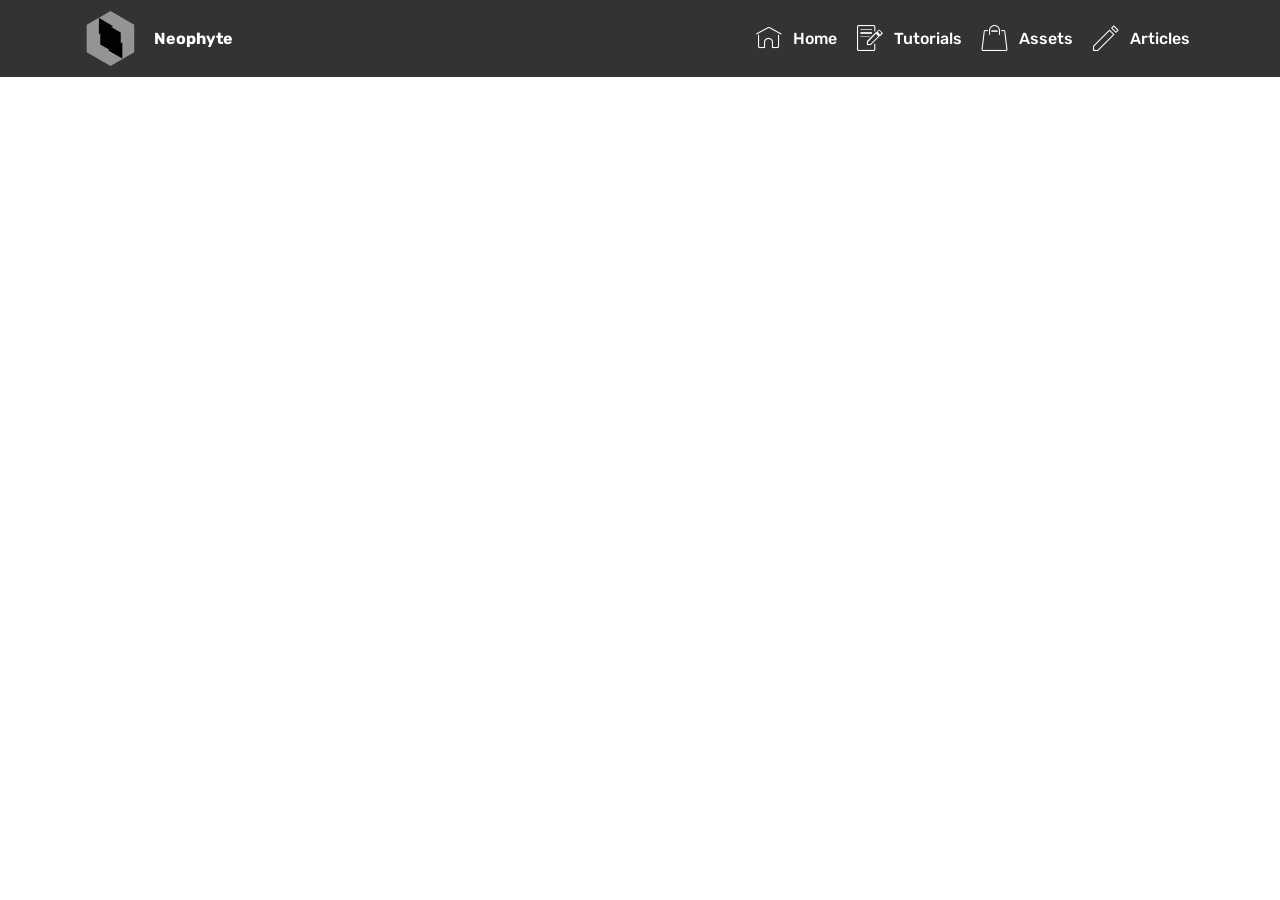
<file: page6.html>
<!DOCTYPE html>
<html >
<head>
  <!-- Site made with Mobirise Website Builder v4.8.1, https://mobirise.com -->
  <meta charset="UTF-8">
  <meta http-equiv="X-UA-Compatible" content="IE=edge">
  <meta name="generator" content="Mobirise v4.8.1, mobirise.com">
  <meta name="viewport" content="width=device-width, initial-scale=1, minimum-scale=1">
  <link rel="shortcut icon" href="assets/images/logo2-128x128-2.png" type="image/x-icon">
  <meta name="description" content="Website Generator Description">
  <title>About us</title>
  <link rel="stylesheet" href="assets/web/assets/mobirise-icons/mobirise-icons.css">
  <link rel="stylesheet" href="assets/tether/tether.min.css">
  <link rel="stylesheet" href="assets/bootstrap/css/bootstrap.min.css">
  <link rel="stylesheet" href="assets/bootstrap/css/bootstrap-grid.min.css">
  <link rel="stylesheet" href="assets/bootstrap/css/bootstrap-reboot.min.css">
  <link rel="stylesheet" href="assets/soundcloud-plugin/style.css">
  <link rel="stylesheet" href="assets/dropdown/css/style.css">
  <link rel="stylesheet" href="assets/animatecss/animate.min.css">
  <link rel="stylesheet" href="assets/theme/css/style.css">
  <link rel="stylesheet" href="assets/mobirise/css/mbr-additional.css" type="text/css">
  
  
  
</head>
<body>
  <section class="menu cid-qPNjM6nDrs" once="menu" id="menu1-3t">

    

    <nav class="navbar navbar-expand beta-menu navbar-dropdown align-items-center navbar-toggleable-sm">
        <button class="navbar-toggler navbar-toggler-right" type="button" data-toggle="collapse" data-target="#navbarSupportedContent" aria-controls="navbarSupportedContent" aria-expanded="false" aria-label="Toggle navigation">
            <div class="hamburger">
                <span></span>
                <span></span>
                <span></span>
                <span></span>
            </div>
        </button>
        <div class="menu-logo">
            <div class="navbar-brand">
                <span class="navbar-logo">
                    <a href="http://neophyte.cf/">
                         <img src="assets/images/logo2-122x122.png" alt="Neophyte" title="" style="height: 3.8rem;">
                    </a>
                </span>
                <span class="navbar-caption-wrap"><a class="navbar-caption text-white display-4" href="http://neophyte.cf/">Neophyte</a></span>
            </div>
        </div>
        <div class="collapse navbar-collapse" id="navbarSupportedContent">
            <ul class="navbar-nav nav-dropdown nav-right" data-app-modern-menu="true"><li class="nav-item">
                    <a class="nav-link link text-white display-4" href="index.html">
                        <span class="mbri-home mbr-iconfont mbr-iconfont-btn"></span>Home</a>
                </li><li class="nav-item"><a class="nav-link link text-white display-4" href="tutorials.html"><span class="mbri-edit mbr-iconfont mbr-iconfont-btn"></span>
                        Tutorials</a></li><li class="nav-item"><a class="nav-link link text-white display-4" href="assetsdwnld.html"><span class="mbri-shopping-bag mbr-iconfont mbr-iconfont-btn"></span>Assets</a></li><li class="nav-item"><a class="nav-link link text-white display-4" href="articals.html"><span class="mbri-edit2 mbr-iconfont mbr-iconfont-btn"></span>Articles</a></li></ul>
            
        </div>
    </nav>
</section>


  <section class="engine"><a href="https://mobiri.se/q">free responsive web templates</a></section><script src="assets/web/assets/jquery/jquery.min.js"></script>
  <script src="assets/popper/popper.min.js"></script>
  <script src="assets/tether/tether.min.js"></script>
  <script src="assets/bootstrap/js/bootstrap.min.js"></script>
  <script src="assets/smoothscroll/smooth-scroll.js"></script>
  <script src="assets/dropdown/js/script.min.js"></script>
  <script src="assets/touchswipe/jquery.touch-swipe.min.js"></script>
  <script src="assets/viewportchecker/jquery.viewportchecker.js"></script>
  <script src="assets/theme/js/script.js"></script>
  
  
  <input name="animation" type="hidden">
  </body>
</html>
</file>
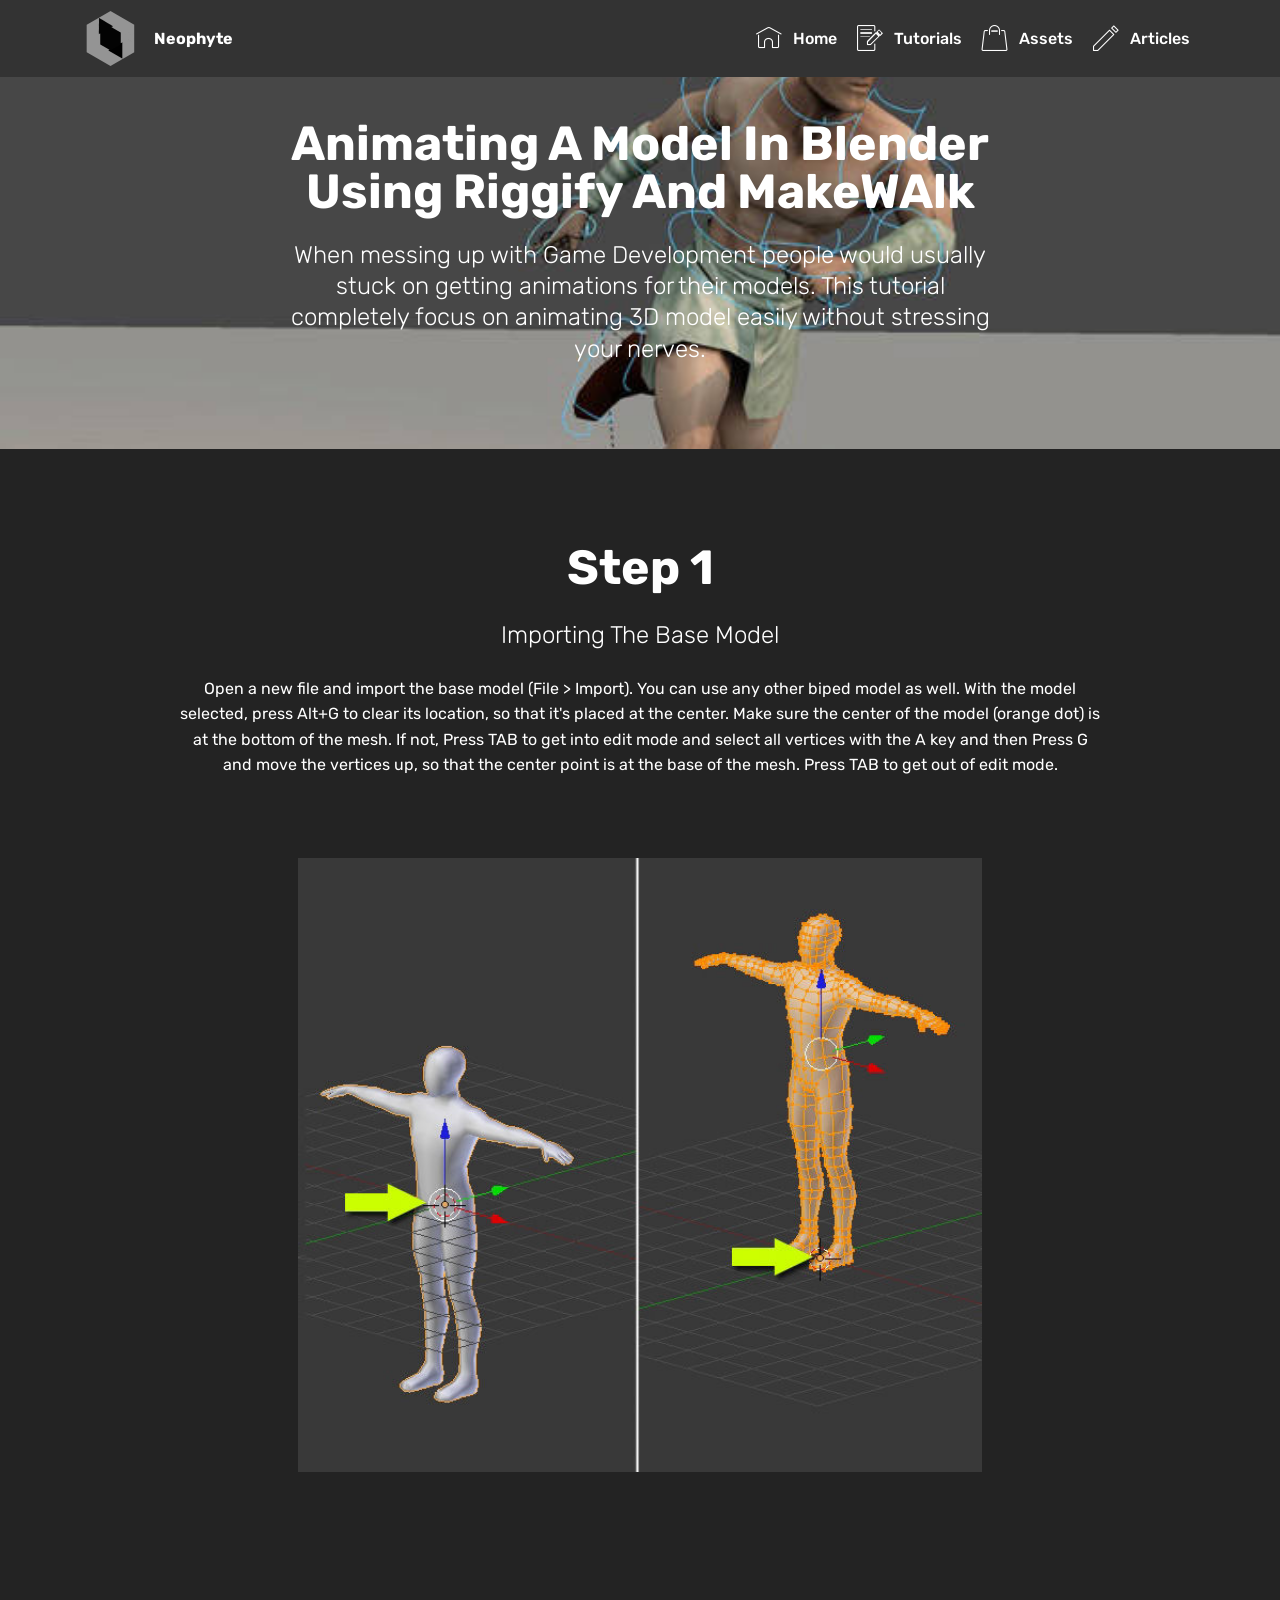
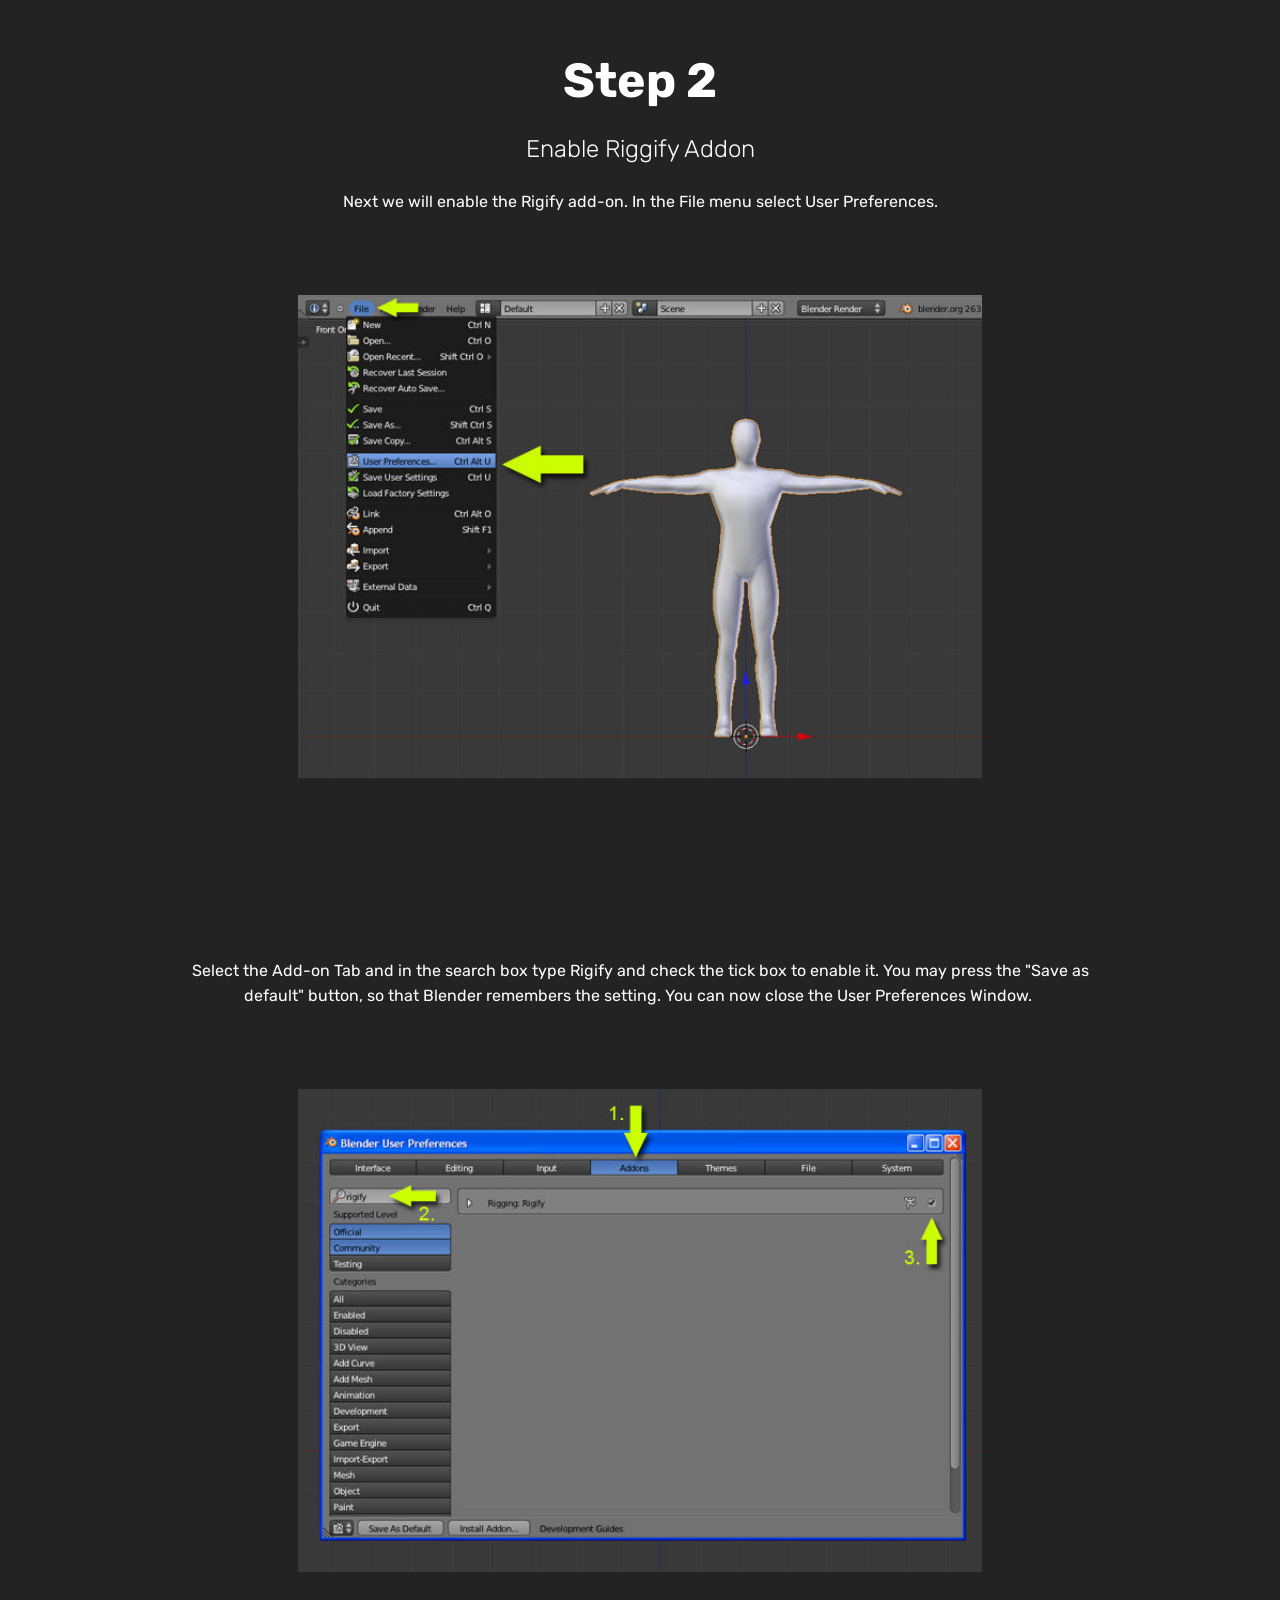
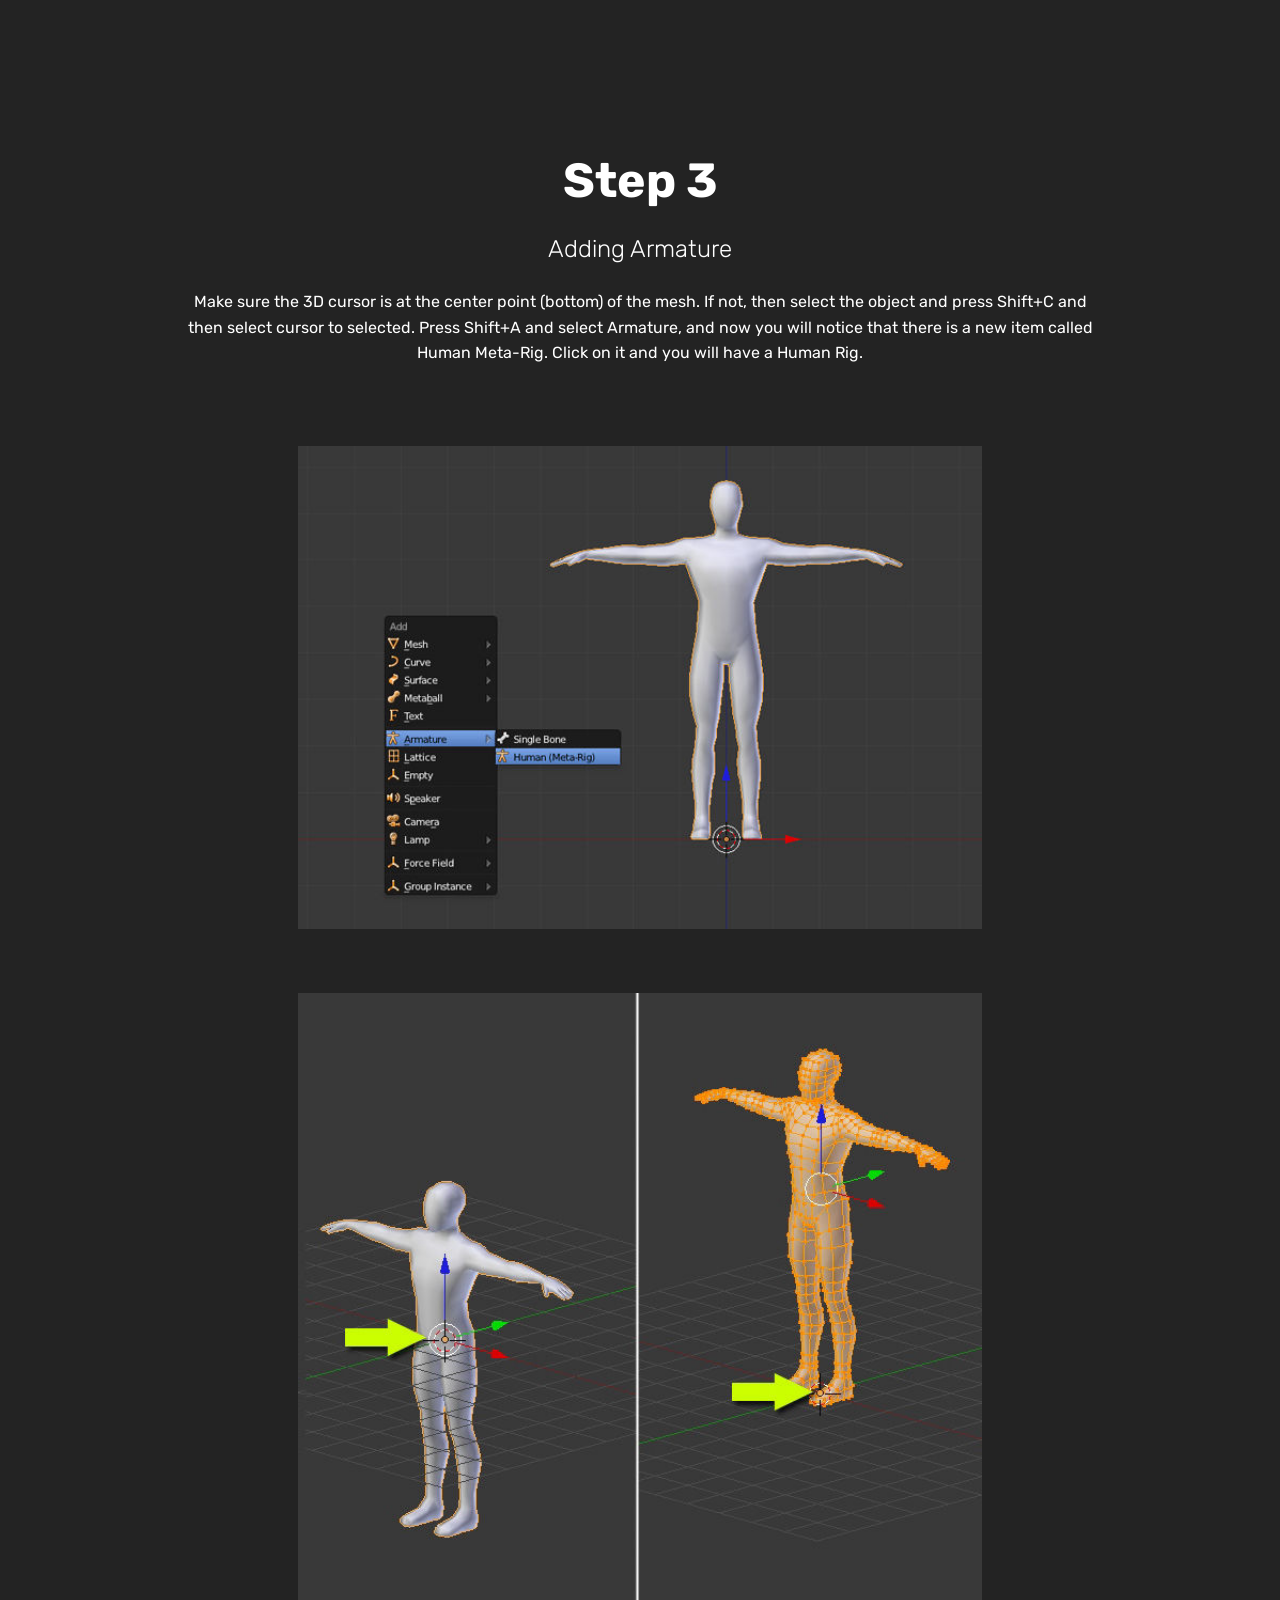
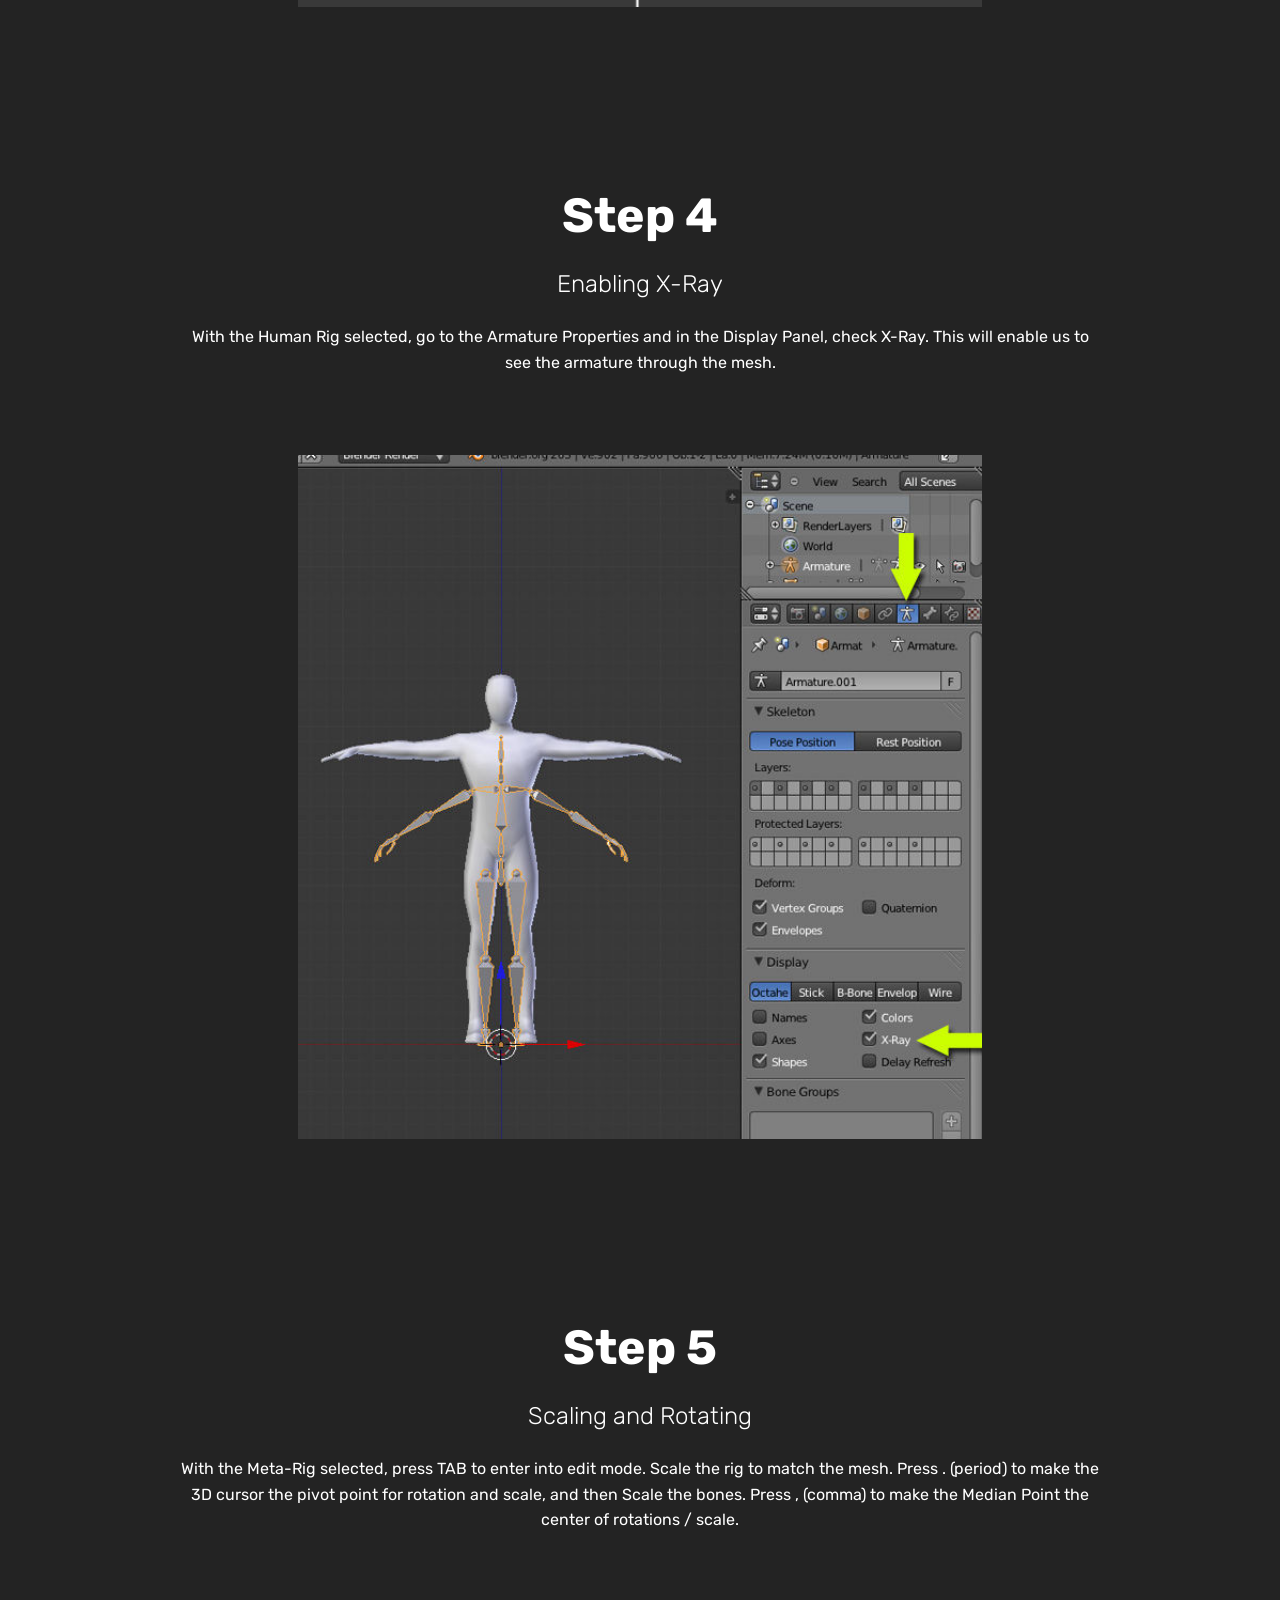
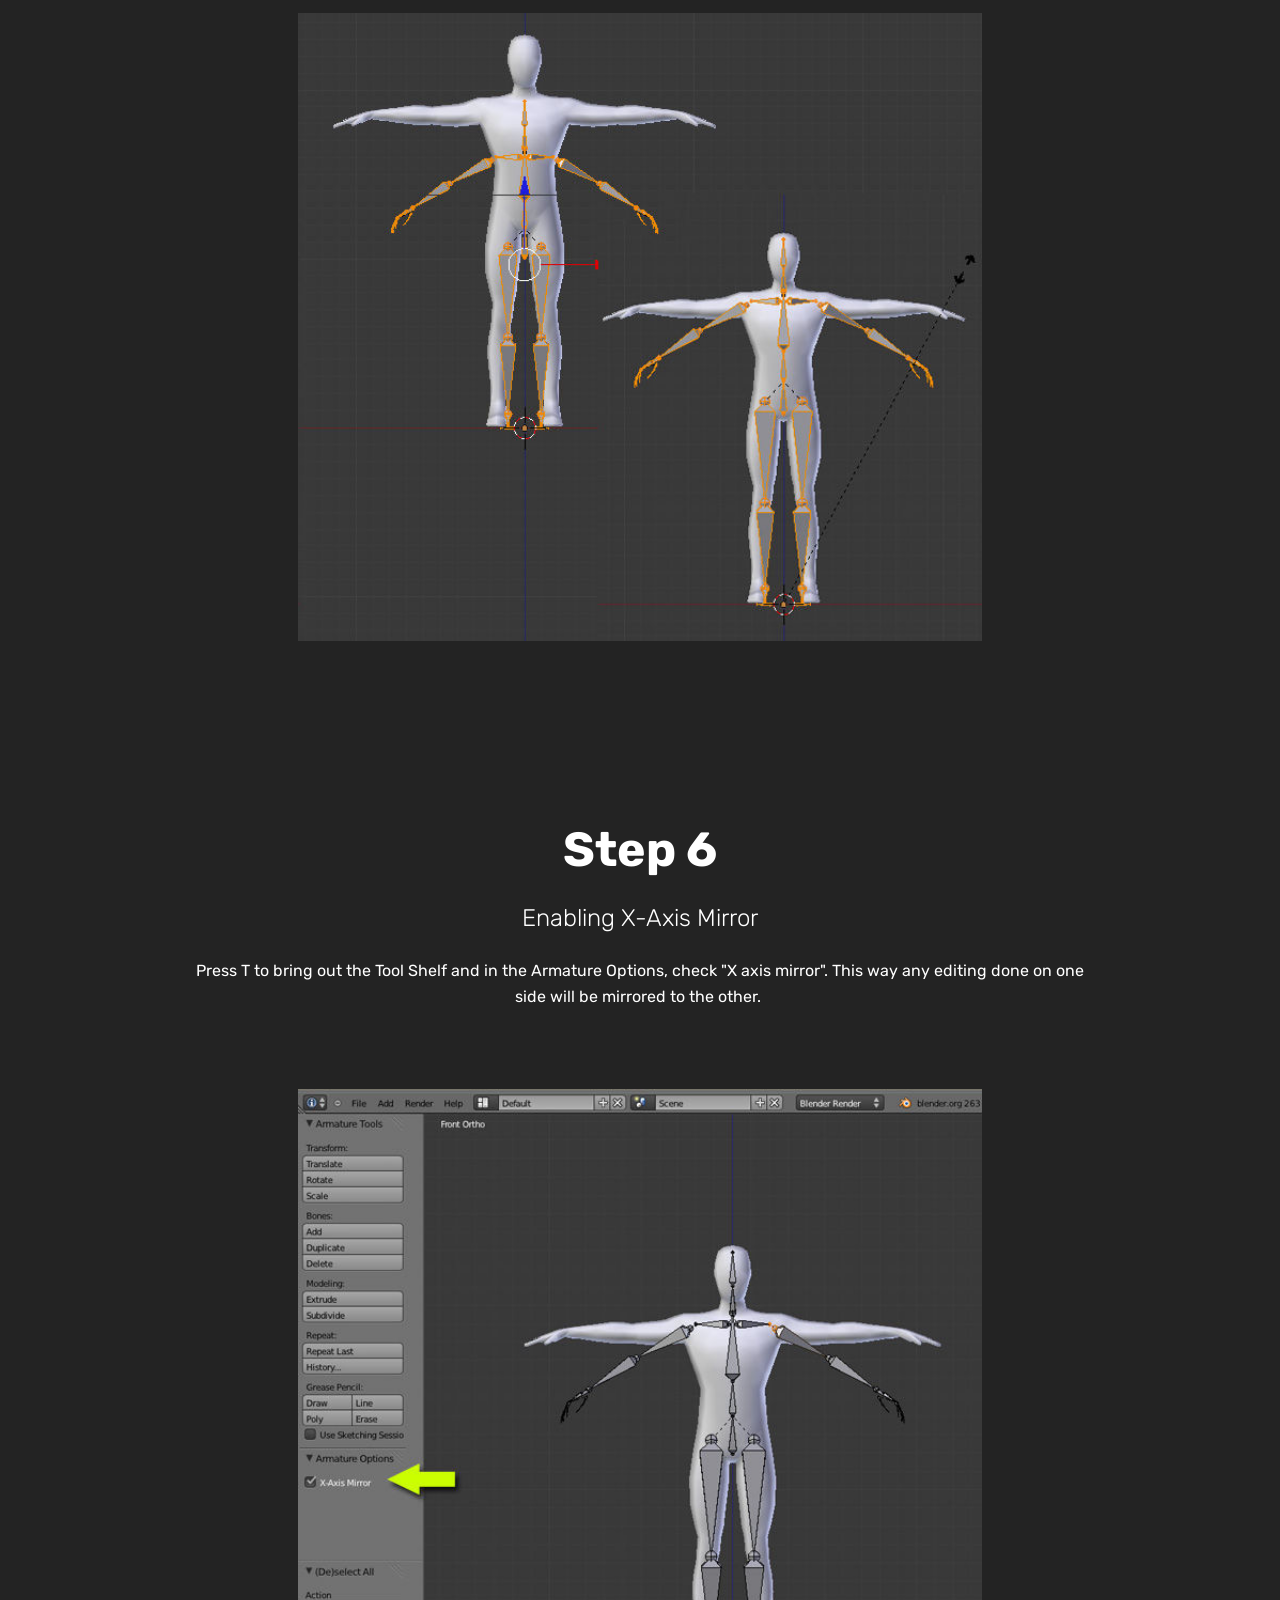
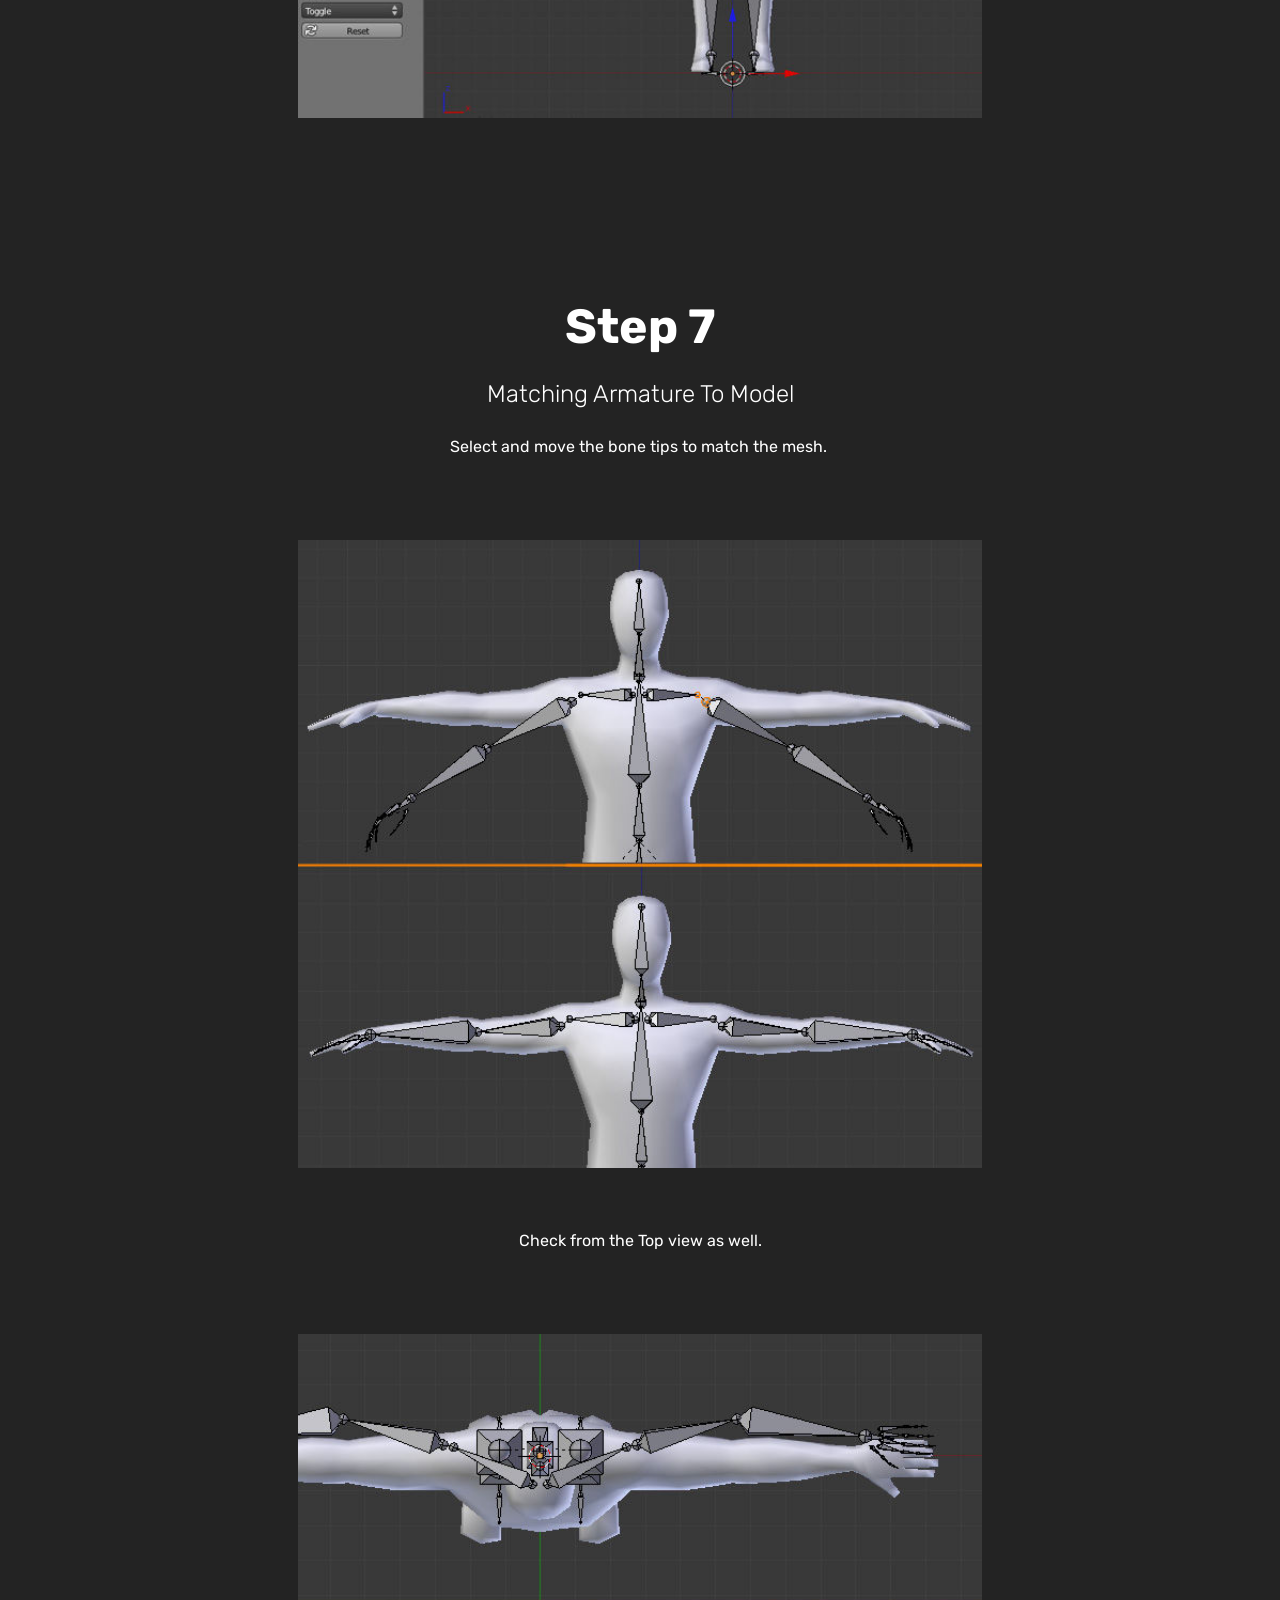
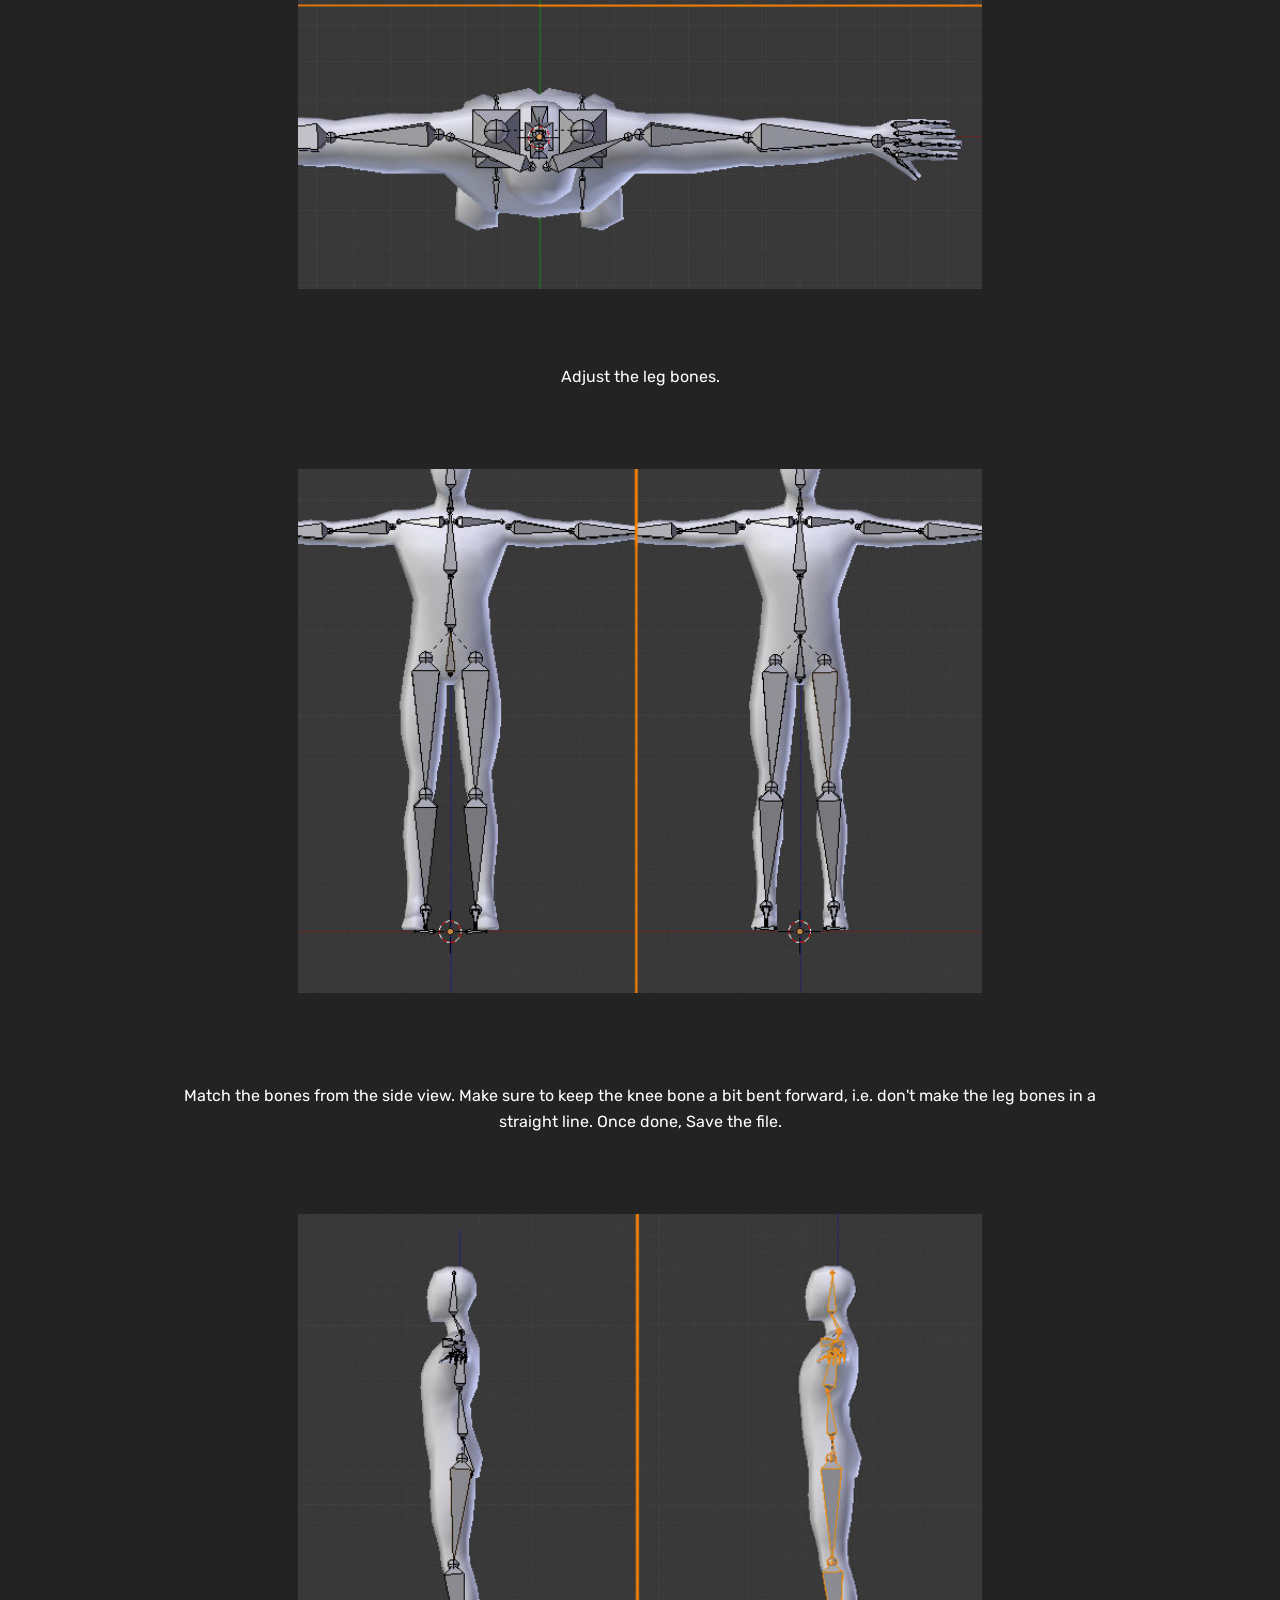
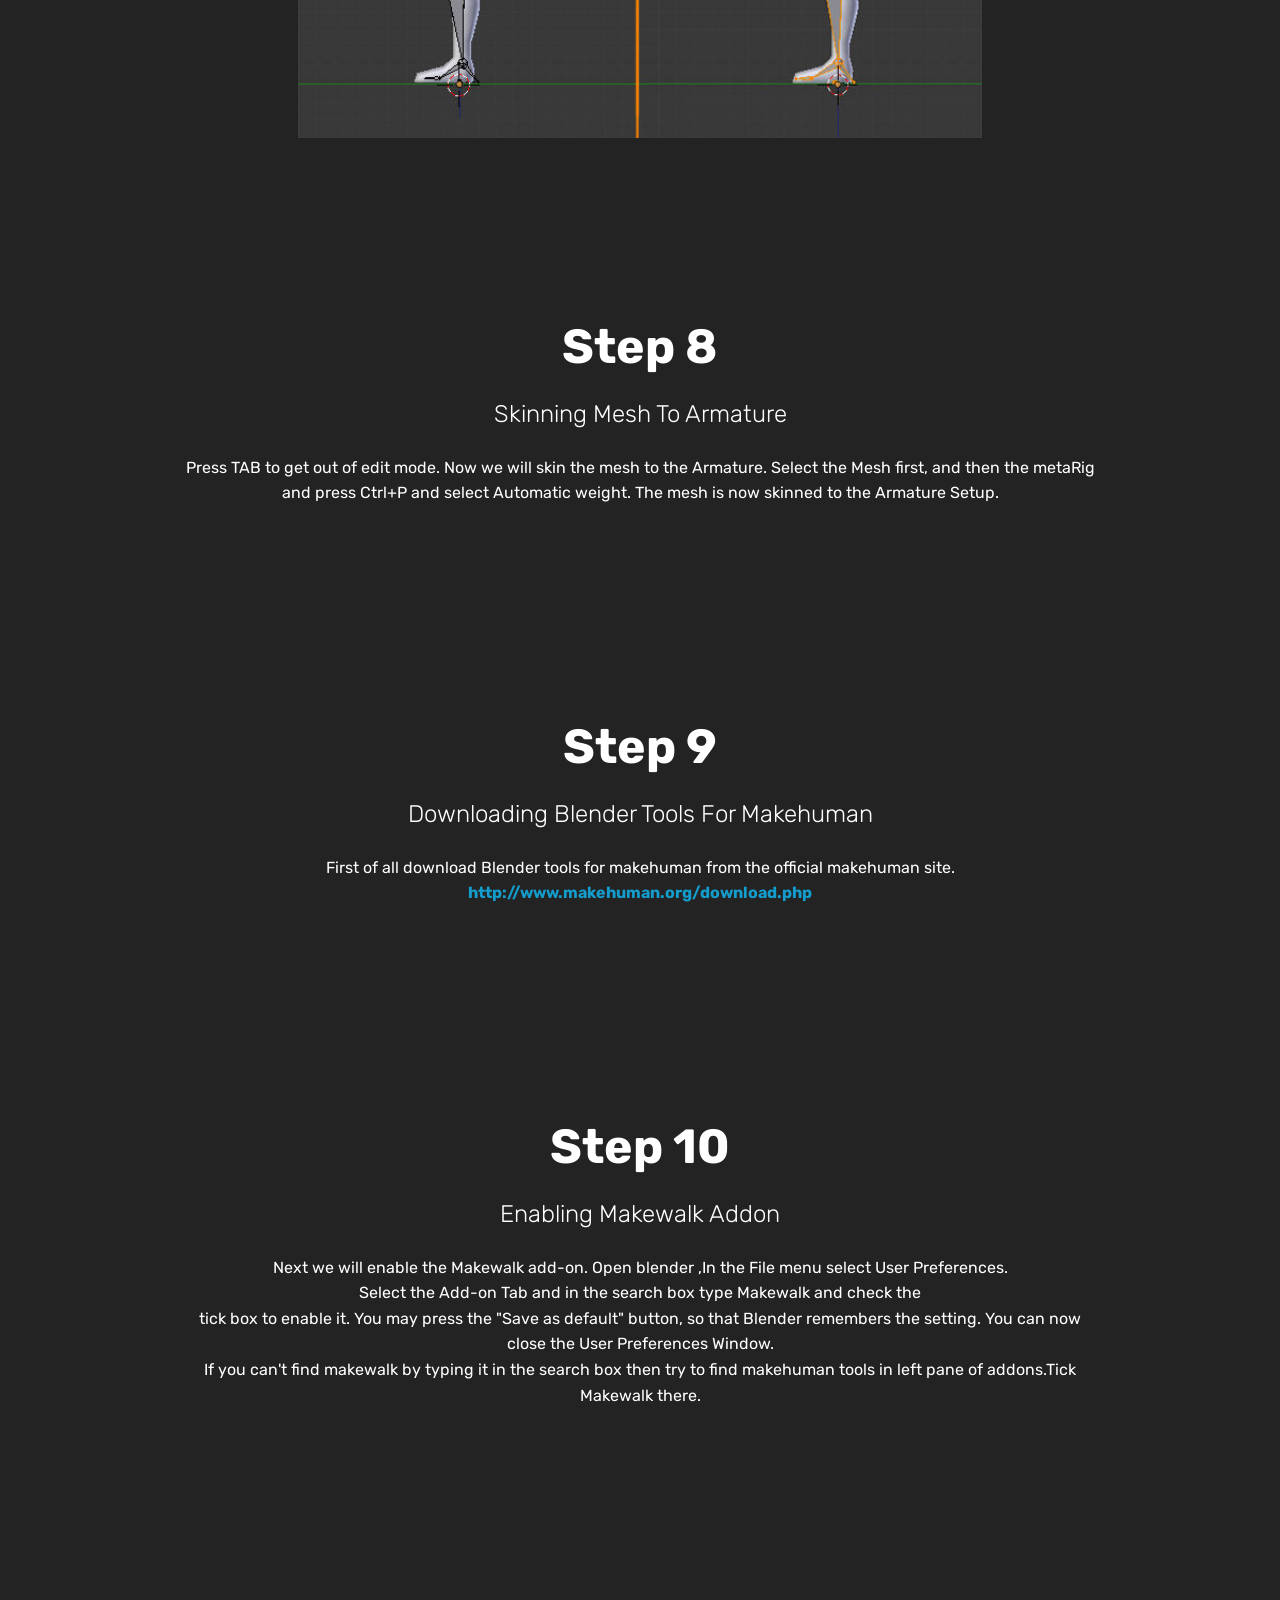
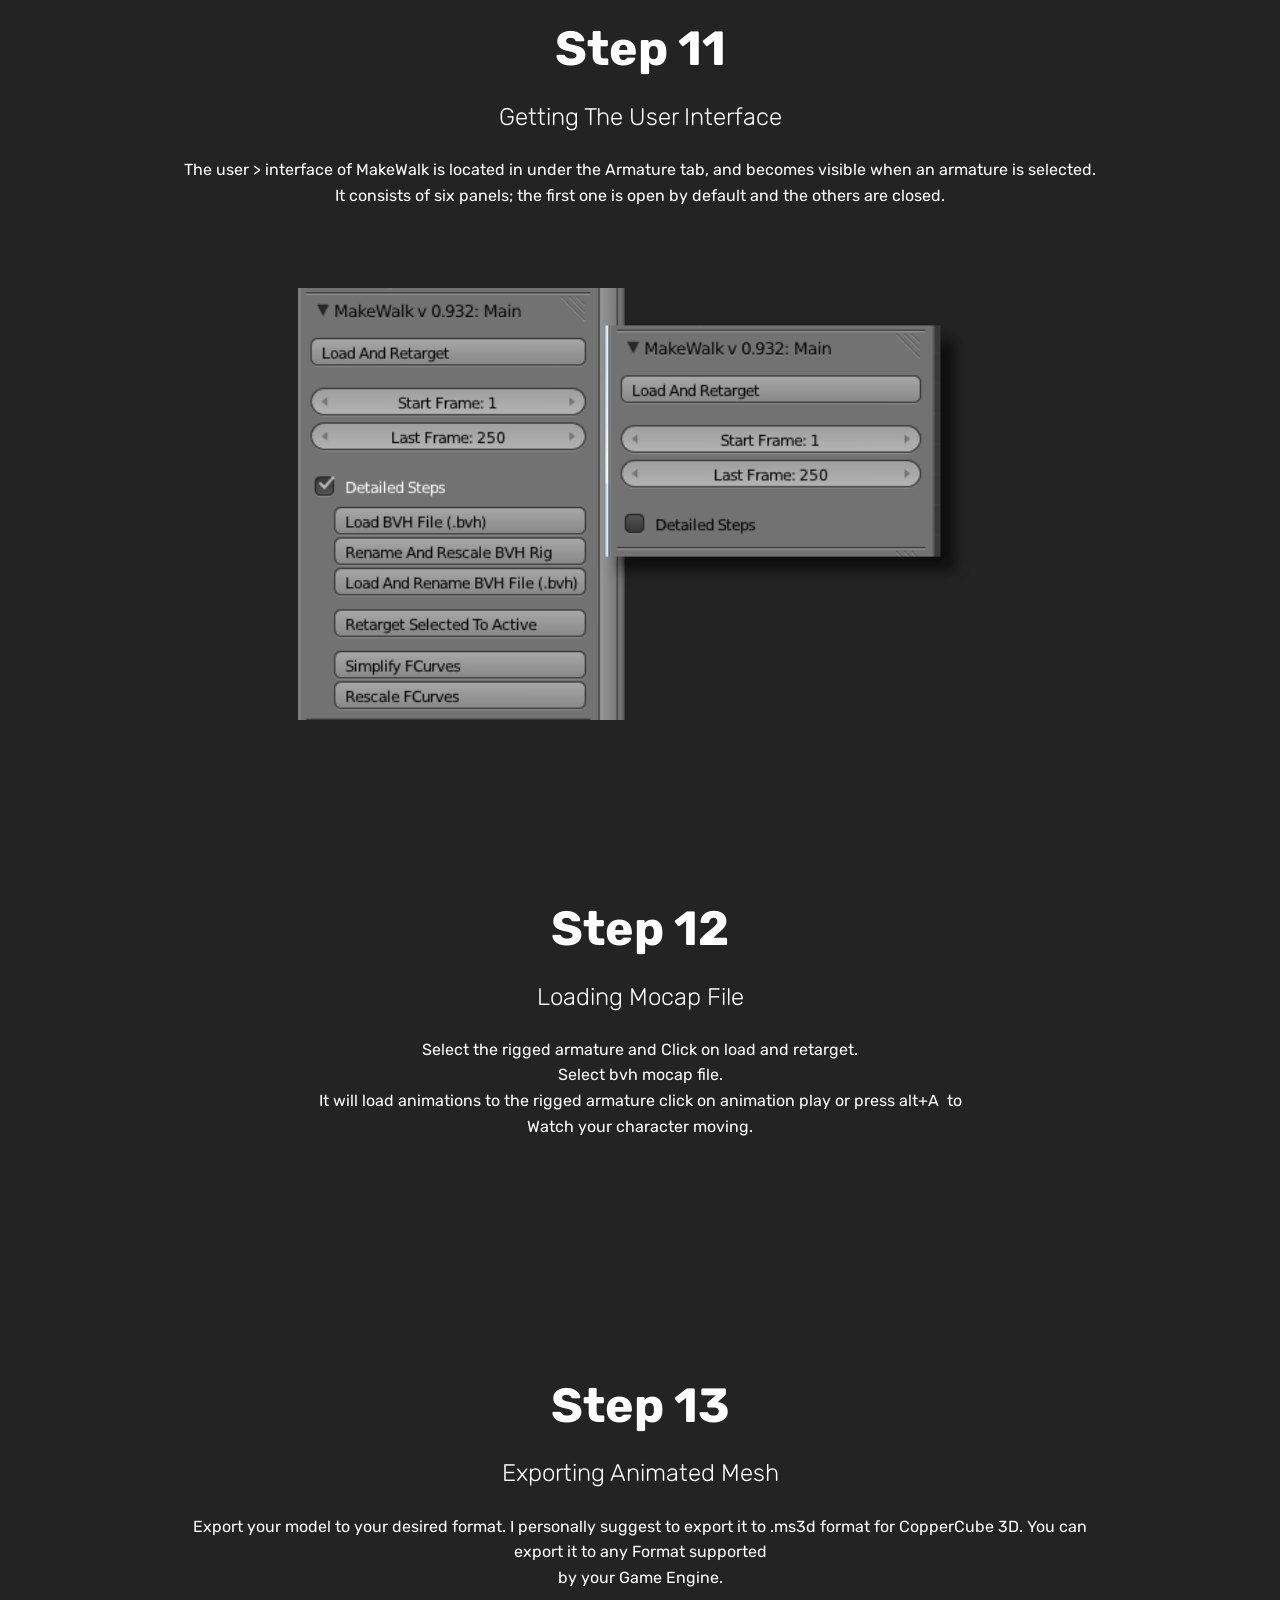
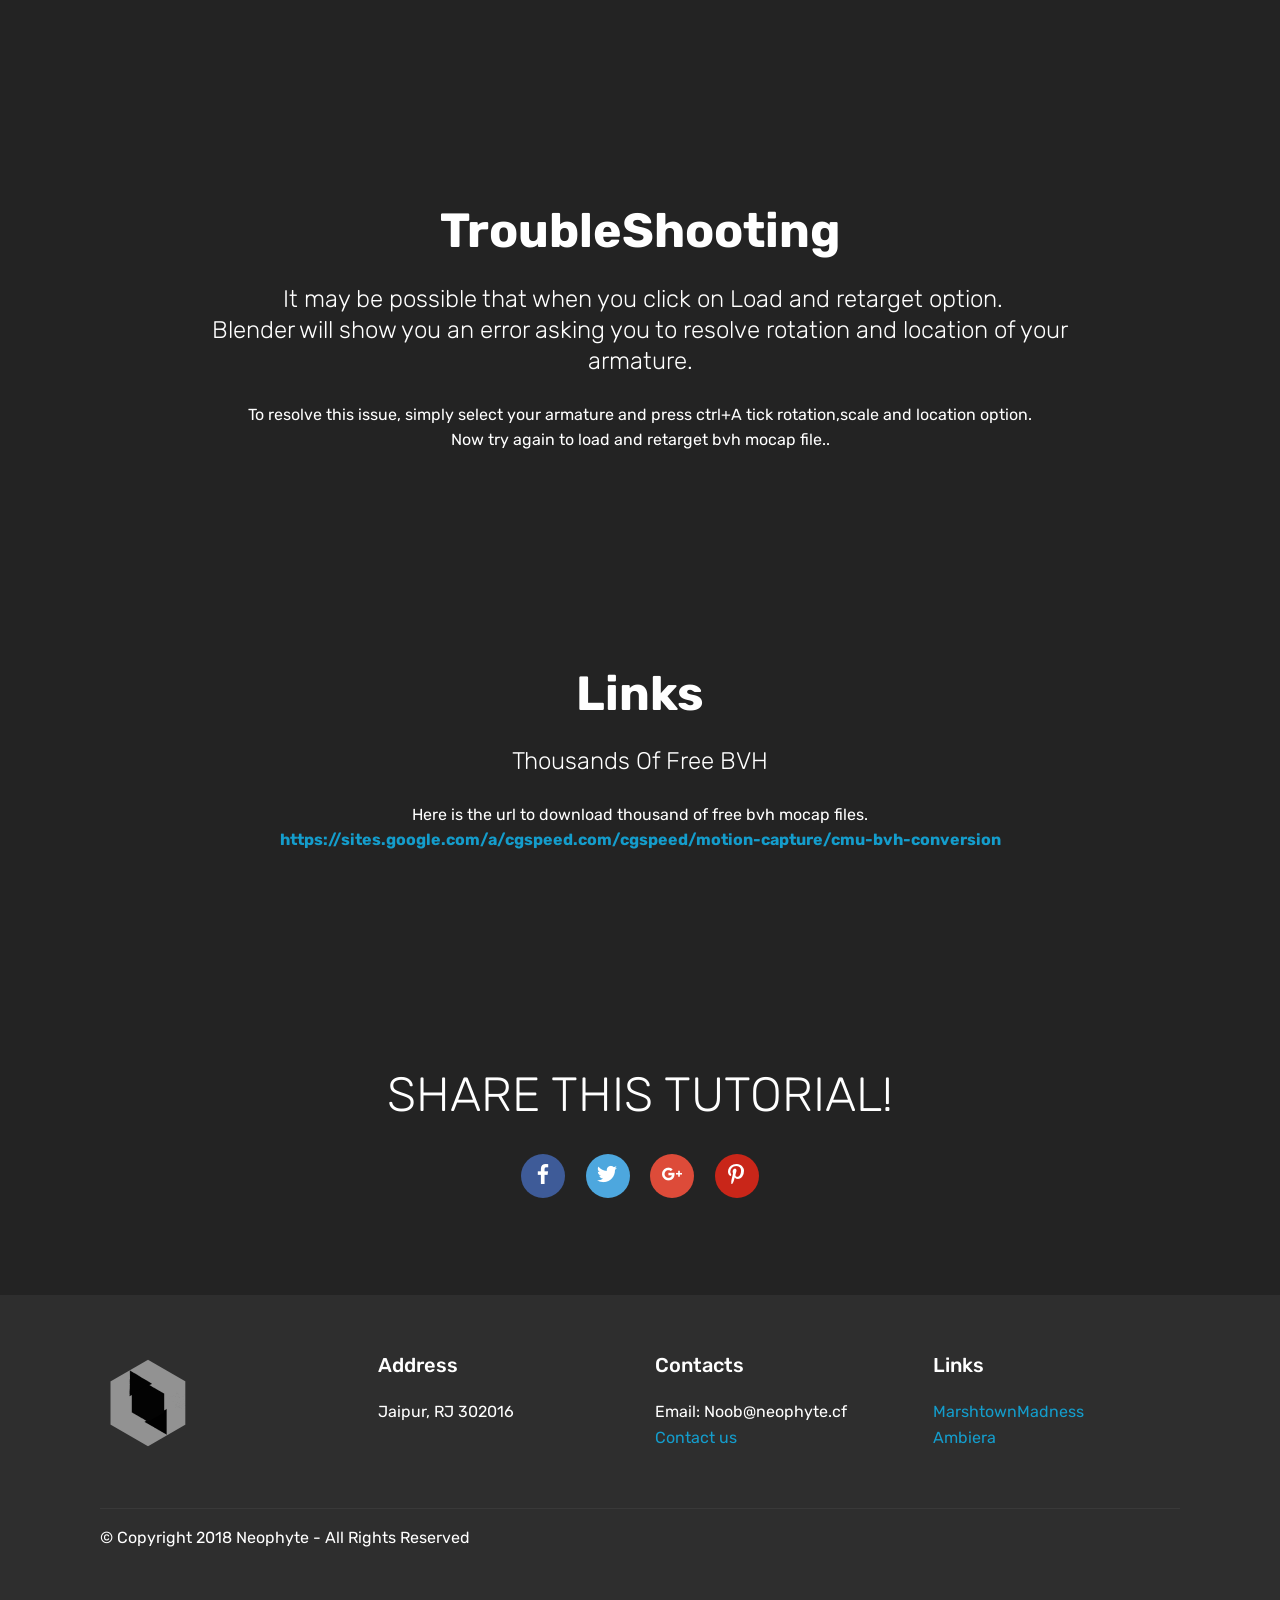
<file: tut1.html>
<!DOCTYPE html>
<html >
<head>
  <!-- Site made with Mobirise Website Builder v4.8.1, https://mobirise.com -->
  <meta charset="UTF-8">
  <meta http-equiv="X-UA-Compatible" content="IE=edge">
  <meta name="generator" content="Mobirise v4.8.1, mobirise.com">
  <meta name="viewport" content="width=device-width, initial-scale=1, minimum-scale=1">
  <link rel="shortcut icon" href="assets/images/logo2-128x128-2.png" type="image/x-icon">
  <meta name="description" content="Animating a 3d model in blender using the riggify and makewalk addon.">
  <title>Animating using riggify and makewalk in blender</title>
  <link rel="stylesheet" href="assets/web/assets/mobirise-icons/mobirise-icons.css">
  <link rel="stylesheet" href="assets/tether/tether.min.css">
  <link rel="stylesheet" href="assets/soundcloud-plugin/style.css">
  <link rel="stylesheet" href="assets/bootstrap/css/bootstrap.min.css">
  <link rel="stylesheet" href="assets/bootstrap/css/bootstrap-grid.min.css">
  <link rel="stylesheet" href="assets/bootstrap/css/bootstrap-reboot.min.css">
  <link rel="stylesheet" href="assets/facebook-plugin/style.css">
  <link rel="stylesheet" href="assets/socicon/css/styles.css">
  <link rel="stylesheet" href="assets/dropdown/css/style.css">
  <link rel="stylesheet" href="assets/animatecss/animate.min.css">
  <link rel="stylesheet" href="assets/theme/css/style.css">
  <link rel="stylesheet" href="assets/mobirise/css/mbr-additional.css" type="text/css">
  
  
  
</head>
<body>
  <section class="menu cid-qPNjM6nDrs" once="menu" id="menu1-m">

    

    <nav class="navbar navbar-expand beta-menu navbar-dropdown align-items-center navbar-toggleable-sm">
        <button class="navbar-toggler navbar-toggler-right" type="button" data-toggle="collapse" data-target="#navbarSupportedContent" aria-controls="navbarSupportedContent" aria-expanded="false" aria-label="Toggle navigation">
            <div class="hamburger">
                <span></span>
                <span></span>
                <span></span>
                <span></span>
            </div>
        </button>
        <div class="menu-logo">
            <div class="navbar-brand">
                <span class="navbar-logo">
                    <a href="http://neophyte.cf/">
                         <img src="assets/images/logo2-122x122.png" alt="Neophyte" title="" style="height: 3.8rem;">
                    </a>
                </span>
                <span class="navbar-caption-wrap"><a class="navbar-caption text-white display-4" href="http://neophyte.cf/">Neophyte</a></span>
            </div>
        </div>
        <div class="collapse navbar-collapse" id="navbarSupportedContent">
            <ul class="navbar-nav nav-dropdown nav-right" data-app-modern-menu="true"><li class="nav-item">
                    <a class="nav-link link text-white display-4" href="index.html">
                        <span class="mbri-home mbr-iconfont mbr-iconfont-btn"></span>Home</a>
                </li><li class="nav-item"><a class="nav-link link text-white display-4" href="tutorials.html"><span class="mbri-edit mbr-iconfont mbr-iconfont-btn"></span>
                        Tutorials</a></li><li class="nav-item"><a class="nav-link link text-white display-4" href="assetsdwnld.html"><span class="mbri-shopping-bag mbr-iconfont mbr-iconfont-btn"></span>Assets</a></li><li class="nav-item"><a class="nav-link link text-white display-4" href="articals.html"><span class="mbri-edit2 mbr-iconfont mbr-iconfont-btn"></span>Articles</a></li></ul>
            
        </div>
    </nav>
</section>

<section class="engine"><a href="https://mobiri.se/p">site templates free download</a></section><section class="mbr-section content5 cid-qPVP1oBrhS mbr-parallax-background" id="content5-2v">

    

    

    <div class="container">
        <div class="media-container-row">
            <div class="title col-12 col-md-8">
                <h2 class="align-center mbr-bold mbr-white pb-3 mbr-fonts-style display-2">Animating A Model In Blender Using Riggify And MakeWAlk</h2>
                <h3 class="mbr-section-subtitle align-center mbr-light mbr-white pb-3 mbr-fonts-style display-5">When messing up with Game Development people would usually
 stuck on getting animations for their models. This tutorial completely focus on animating 3D model easily without stressing your nerves.</h3>
                
                
            </div>
        </div>
    </div>
</section>

<section class="header4 cid-qPPz8Lp6T5" id="header4-r">

    

    

    <div class="container">
        <div class="row justify-content-md-center">
            <div class="media-content col-md-10">
                <h1 class="mbr-section-title align-center mbr-white pb-3 mbr-bold mbr-fonts-style display-2">Step 1</h1>
                <h3 class="mbr-section-subtitle align-center mbr-white mbr-light pb-3 mbr-fonts-style display-5">Importing The Base Model</h3>
                <div class="mbr-text align-center mbr-white pb-3">
                    <p class="mbr-text mbr-fonts-style display-7">Open a new file and import the base model (File &gt; Import). You can use any other biped model as well. With the model selected, press Alt+G to clear its location, so that it's placed at the center. Make sure the center of the model (orange dot) is at the bottom of the mesh. If not, Press TAB to get into edit mode and select all vertices with the A key and then Press G and move the vertices up, so that the center point is at the base of the mesh. Press TAB to get out of edit mode.</p>
                </div>
                
            </div>
            <div class="mbr-figure pt-5">
                <img src="assets/images/01-640x575.jpg" alt="Step 1" title="" style="width: 60%;">
            </div>
        </div>
    </div>
</section>

<section class="header4 cid-qPPAtbXbi1" id="header4-u">

    

    

    <div class="container">
        <div class="row justify-content-md-center">
            <div class="media-content col-md-10">
                <h1 class="mbr-section-title align-center mbr-white pb-3 mbr-bold mbr-fonts-style display-2">Step 2</h1>
                <h3 class="mbr-section-subtitle align-center mbr-white mbr-light pb-3 mbr-fonts-style display-5">Enable Riggify Addon</h3>
                <div class="mbr-text align-center mbr-white pb-3">
                    <p class="mbr-text mbr-fonts-style display-7">Next we will enable the Rigify add-on. In the File menu select User Preferences.</p>
                </div>
                
            </div>
            <div class="mbr-figure pt-5">
                <img src="assets/images/02-640x452.jpg" alt="Step 2" title="" style="width: 60%;">
            </div>
        </div>
    </div>
</section>

<section class="header4 cid-qPPANYautg" id="header4-v">

    

    

    <div class="container">
        <div class="row justify-content-md-center">
            <div class="media-content col-md-10">
                
                
                <div class="mbr-text align-center mbr-white pb-3">
                    <p class="mbr-text mbr-fonts-style display-7">Select the Add-on Tab and in the search box type Rigify and check the
tick box to enable it. You may press the "Save as default" button, so that Blender remembers the setting. You can now close the User Preferences Window.&nbsp;<br></p>
                </div>
                
            </div>
            <div class="mbr-figure pt-5">
                <img src="assets/images/02b-640x452.jpg" alt="Step 2.2" title="" style="width: 60%;">
            </div>
        </div>
    </div>
</section>

<section class="header4 cid-qPPBooL42w" id="header4-w">

    

    

    <div class="container">
        <div class="row justify-content-md-center">
            <div class="media-content col-md-10">
                <h1 class="mbr-section-title align-center mbr-white pb-3 mbr-bold mbr-fonts-style display-2">Step 3</h1>
                <h3 class="mbr-section-subtitle align-center mbr-white mbr-light pb-3 mbr-fonts-style display-5">Adding Armature</h3>
                <div class="mbr-text align-center mbr-white pb-3">
                    <p class="mbr-text mbr-fonts-style display-7">Make sure the 3D cursor is at the center point (bottom) of the mesh. If not, then select the object and press Shift+C and then select cursor to selected. Press Shift+A and select Armature, and now you will notice that there is a new item called Human Meta-Rig. Click on it and you will have a Human Rig.</p>
                </div>
                
            </div>
            <div class="mbr-figure pt-5">
                <img src="assets/images/03-640x452.jpg" alt="Step 3" title="" style="width: 60%;">
            </div>
        </div>
    </div>
</section>

<section class="header4 cid-qPPBMrmZW5" id="header4-x">

    

    

    <div class="container">
        <div class="row justify-content-md-center">
            <div class="media-content col-md-10">
                
                
                <div class="mbr-text align-center mbr-white pb-3">
                    
                </div>
                
            </div>
            <div class="mbr-figure pt-5">
                <img src="assets/images/01-640x575.jpg" alt="Step 3.2" title="" style="width: 60%;">
            </div>
        </div>
    </div>
</section>

<section class="header4 cid-qPPCaUJrcE" id="header4-y">

    

    

    <div class="container">
        <div class="row justify-content-md-center">
            <div class="media-content col-md-10">
                <h1 class="mbr-section-title align-center mbr-white pb-3 mbr-bold mbr-fonts-style display-2">Step 4</h1>
                <h3 class="mbr-section-subtitle align-center mbr-white mbr-light pb-3 mbr-fonts-style display-5">Enabling X-Ray</h3>
                <div class="mbr-text align-center mbr-white pb-3">
                    <p class="mbr-text mbr-fonts-style display-7">With the Human Rig selected, go to the Armature Properties and in the Display Panel, check X-Ray. This will enable us to see the armature through the mesh.</p>
                </div>
                
            </div>
            <div class="mbr-figure pt-5">
                <img src="assets/images/04-640x640.jpg" alt="Step 4" title="" style="width: 60%;">
            </div>
        </div>
    </div>
</section>

<section class="header4 cid-qPPCDYJPLa" id="header4-z">

    

    

    <div class="container">
        <div class="row justify-content-md-center">
            <div class="media-content col-md-10">
                <h1 class="mbr-section-title align-center mbr-white pb-3 mbr-bold mbr-fonts-style display-2">Step 5</h1>
                <h3 class="mbr-section-subtitle align-center mbr-white mbr-light pb-3 mbr-fonts-style display-5">Scaling and Rotating</h3>
                <div class="mbr-text align-center mbr-white pb-3">
                    <p class="mbr-text mbr-fonts-style display-7">With the Meta-Rig selected, press TAB to enter into edit mode. Scale the rig to match the mesh. Press . (period) to make the 3D cursor the pivot point for rotation and scale, and then Scale the bones. Press , (comma) to make the Median Point the center of rotations / scale.</p>
                </div>
                
            </div>
            <div class="mbr-figure pt-5">
                <img src="assets/images/05-640x588.jpg" alt="Step 5" title="" style="width: 60%;">
            </div>
        </div>
    </div>
</section>

<section class="header4 cid-qPPCZWqVB3" id="header4-10">

    

    

    <div class="container">
        <div class="row justify-content-md-center">
            <div class="media-content col-md-10">
                <h1 class="mbr-section-title align-center mbr-white pb-3 mbr-bold mbr-fonts-style display-2">Step 6</h1>
                <h3 class="mbr-section-subtitle align-center mbr-white mbr-light pb-3 mbr-fonts-style display-5">Enabling X-Axis Mirror</h3>
                <div class="mbr-text align-center mbr-white pb-3">
                    <p class="mbr-text mbr-fonts-style display-7">Press T to bring out the Tool Shelf and in the Armature Options, check "X axis mirror". This way any editing done on one side will be mirrored to the other.&nbsp;<br></p>
                </div>
                
            </div>
            <div class="mbr-figure pt-5">
                <img src="assets/images/06-640x588.jpg" alt="Step 6" title="" style="width: 60%;">
            </div>
        </div>
    </div>
</section>

<section class="header4 cid-qPPDh7HXdt" id="header4-11">

    

    

    <div class="container">
        <div class="row justify-content-md-center">
            <div class="media-content col-md-10">
                <h1 class="mbr-section-title align-center mbr-white pb-3 mbr-bold mbr-fonts-style display-2">Step 7</h1>
                <h3 class="mbr-section-subtitle align-center mbr-white mbr-light pb-3 mbr-fonts-style display-5">Matching Armature To Model</h3>
                <div class="mbr-text align-center mbr-white pb-3">
                    <p class="mbr-text mbr-fonts-style display-7">Select and move the bone tips to match the mesh.&nbsp;<br></p>
                </div>
                
            </div>
            <div class="mbr-figure pt-5">
                <img src="assets/images/07a-640x588.jpg" alt="Step 7" title="" style="width: 60%;">
            </div>
        </div>
    </div>
</section>

<section class="header4 cid-qPPDOaWC9g" id="header4-12">

    

    

    <div class="container">
        <div class="row justify-content-md-center">
            <div class="media-content col-md-10">
                
                
                <div class="mbr-text align-center mbr-white pb-3">
                    <p class="mbr-text mbr-fonts-style display-7">Check from the Top view as well.</p>
                </div>
                
            </div>
            <div class="mbr-figure pt-5">
                <img src="assets/images/07b-640x519.jpg" alt="Step 7.2" title="" style="width: 60%;">
            </div>
        </div>
    </div>
</section>

<section class="header4 cid-qPPEfjF2eB" id="header4-13">

    

    

    <div class="container">
        <div class="row justify-content-md-center">
            <div class="media-content col-md-10">
                
                
                <div class="mbr-text align-center mbr-white pb-3">
                    <p class="mbr-text mbr-fonts-style display-7">Adjust the leg bones.</p>
                </div>
                
            </div>
            <div class="mbr-figure pt-5">
                <img src="assets/images/07c-640x490.jpg" alt="Step 7.3" title="" style="width: 60%;">
            </div>
        </div>
    </div>
</section>

<section class="header4 cid-qPPEFmscvK" id="header4-14">

    

    

    <div class="container">
        <div class="row justify-content-md-center">
            <div class="media-content col-md-10">
                
                
                <div class="mbr-text align-center mbr-white pb-3">
                    <p class="mbr-text mbr-fonts-style display-7">Match the bones from the side view. Make sure to keep the knee bone a bit bent forward, i.e. don't make the leg bones in a straight line. Once done, Save the file.</p>
                </div>
                
            </div>
            <div class="mbr-figure pt-5">
                <img src="assets/images/07d-640x490.jpg" alt="Step 7.4" title="" style="width: 60%;">
            </div>
        </div>
    </div>
</section>

<section class="header1 cid-qPVVElMgBM" id="header1-2y">

    

    

    <div class="container">
        <div class="row justify-content-md-center">
            <div class="mbr-white col-md-10">
                <h1 class="mbr-section-title align-center mbr-bold pb-3 mbr-fonts-style display-2">Step 8</h1>
                <h3 class="mbr-section-subtitle align-center mbr-light pb-3 mbr-fonts-style display-5">Skinning Mesh To Armature</h3>
                <p class="mbr-text align-center pb-3 mbr-fonts-style display-7">
                    Press TAB to get out of edit mode. Now we will skin the mesh to the Armature. Select the Mesh first, and then the metaRig and press Ctrl+P and select Automatic weight. The mesh is now skinned to the Armature Setup.
                </p>
                
            </div>
        </div>
    </div>

</section>

<section class="header1 cid-qPYvGWwSB1" id="header1-37">

    

    

    <div class="container">
        <div class="row justify-content-md-center">
            <div class="mbr-white col-md-10">
                <h1 class="mbr-section-title align-center mbr-bold pb-3 mbr-fonts-style display-2">Step 9</h1>
                <h3 class="mbr-section-subtitle align-center mbr-light pb-3 mbr-fonts-style display-5">Downloading Blender Tools For Makehuman</h3>
                <p class="mbr-text align-center pb-3 mbr-fonts-style display-7">
                    First of all download Blender tools for makehuman from the official makehuman site.<br><a href="http://www.makehuman.org/download.php" target="_blank"><strong>http://www.makehuman.org/download.php</strong></a><br>
                </p>
                
            </div>
        </div>
    </div>

</section>

<section class="header1 cid-qPYwcO56D6" id="header1-38">

    

    

    <div class="container">
        <div class="row justify-content-md-center">
            <div class="mbr-white col-md-10">
                <h1 class="mbr-section-title align-center mbr-bold pb-3 mbr-fonts-style display-2">Step 10</h1>
                <h3 class="mbr-section-subtitle align-center mbr-light pb-3 mbr-fonts-style display-5">Enabling Makewalk Addon</h3>
                <p class="mbr-text align-center pb-3 mbr-fonts-style display-7">Next we will enable the Makewalk add-on. Open blender ,In the File menu select User Preferences.
<br>Select the Add-on Tab and in the search box type Makewalk and check the
<br>tick box to enable it. You may press the "Save as default" button, so that Blender remembers the setting. You can now close the User Preferences Window.
<br>If you can't find makewalk by typing it in the search box then try to find makehuman tools in left pane of addons.Tick Makewalk there.</p>
                
            </div>
        </div>
    </div>

</section>

<section class="header4 cid-qPYwt8byUE" id="header4-39">

    

    

    <div class="container">
        <div class="row justify-content-md-center">
            <div class="media-content col-md-10">
                <h1 class="mbr-section-title align-center mbr-white pb-3 mbr-bold mbr-fonts-style display-2">Step 11</h1>
                <h3 class="mbr-section-subtitle align-center mbr-white mbr-light pb-3 mbr-fonts-style display-5">Getting The User Interface</h3>
                <div class="mbr-text align-center mbr-white pb-3">
                    <p class="mbr-text mbr-fonts-style display-7">The user &gt; interface of MakeWalk is located in under the Armature tab, and becomes visible when an armature is selected. It consists of six panels; the first one is open by default and the others are closed.</p>
                </div>
                
            </div>
            <div class="mbr-figure pt-5">
                <img src="assets/images/makewalk-7-494x312.png" alt="Step 11" title="" style="width: 60%;">
            </div>
        </div>
    </div>
</section>

<section class="header1 cid-qPYwW6kjkH" id="header1-3a">

    

    

    <div class="container">
        <div class="row justify-content-md-center">
            <div class="mbr-white col-md-10">
                <h1 class="mbr-section-title align-center mbr-bold pb-3 mbr-fonts-style display-2">Step 12</h1>
                <h3 class="mbr-section-subtitle align-center mbr-light pb-3 mbr-fonts-style display-5">Loading Mocap File</h3>
                <p class="mbr-text align-center pb-3 mbr-fonts-style display-7">Select the rigged armature and Click on load and retarget.
<br>Select bvh mocap file.
<br>It will load animations to the rigged armature click on animation play or press alt+A &nbsp;to<br>Watch your character moving.<br><br></p>
                
            </div>
        </div>
    </div>

</section>

<section class="header1 cid-qPYxM3cumC" id="header1-3b">

    

    

    <div class="container">
        <div class="row justify-content-md-center">
            <div class="mbr-white col-md-10">
                <h1 class="mbr-section-title align-center mbr-bold pb-3 mbr-fonts-style display-2">Step 13</h1>
                <h3 class="mbr-section-subtitle align-center mbr-light pb-3 mbr-fonts-style display-5">Exporting Animated Mesh</h3>
                <p class="mbr-text align-center pb-3 mbr-fonts-style display-7">Export your model to your desired format. I personally suggest to export it to .ms3d format for CopperCube 3D. You can export it to any Format supported<br>by your Game Engine.</p>
                
            </div>
        </div>
    </div>

</section>

<section class="header1 cid-qPYytphZnW" id="header1-3c">

    

    

    <div class="container">
        <div class="row justify-content-md-center">
            <div class="mbr-white col-md-10">
                <h1 class="mbr-section-title align-center mbr-bold pb-3 mbr-fonts-style display-2">TroubleShooting</h1>
                <h3 class="mbr-section-subtitle align-center mbr-light pb-3 mbr-fonts-style display-5">&nbsp;It may be possible that when you click on Load and retarget option.
<div>Blender will show you an error asking you to resolve rotation and location of your armature.</div></h3>
                <p class="mbr-text align-center pb-3 mbr-fonts-style display-7">To resolve this issue, simply select your armature and press ctrl+A tick rotation,scale and location option.
<br>Now try again to load and retarget bvh mocap file..</p>
                
            </div>
        </div>
    </div>

</section>

<section class="header1 cid-qPYyMkb8k5" id="header1-3d">

    

    

    <div class="container">
        <div class="row justify-content-md-center">
            <div class="mbr-white col-md-10">
                <h1 class="mbr-section-title align-center mbr-bold pb-3 mbr-fonts-style display-2">Links</h1>
                <h3 class="mbr-section-subtitle align-center mbr-light pb-3 mbr-fonts-style display-5">Thousands Of Free BVH</h3>
                <p class="mbr-text align-center pb-3 mbr-fonts-style display-7">
                    Here is the url to download thousand of free bvh mocap files.<br><a href="https://sites.google.com/a/cgspeed.com/cgspeed/motion-capture/cmu-bvh-conversion" target="_blank"><strong>https://sites.google.com/a/cgspeed.com/cgspeed/motion-capture/cmu-bvh-conversion</strong></a><br>
                </p>
                
            </div>
        </div>
    </div>

</section>

<section class="mbr-section mbr-section__comments" id="facebook-comments-block-3e" data-rv-view="150" style="background-color: rgb(35, 35, 35); padding-top: 0rem; padding-bottom: 0rem;">
         
    <div class="mbr-section__container mbr-section__container--isolated addons-container">
        <div class="addons-row">
            
            <div class="addons-container-inner"><div class="googlePlaceholder" data-numposts=""><h2>GOOGLE COMMENTS WILL BE SHOWN ONLY WHEN YOUR SITE IS ONLINE</h2> <img src="assets/images/google-comments.jpg"></div></div>
           
        </div>
    </div>
</section>

<section class="cid-qPYA3Tvvrw" id="social-buttons3-3f">
    
    

    

    <div class="container">
        <div class="media-container-row">
            <div class="col-md-8 align-center">
                <h2 class="pb-3 mbr-section-title mbr-fonts-style display-2">
                    SHARE THIS TUTORIAL!
                </h2>
                <div>
                    <div class="mbr-social-likes">
                        <span class="btn btn-social socicon-bg-facebook facebook mx-2" title="Share link on Facebook">
                            <i class="socicon socicon-facebook"></i>
                        </span>
                        <span class="btn btn-social twitter socicon-bg-twitter mx-2" title="Share link on Twitter">
                            <i class="socicon socicon-twitter"></i>
                        </span>
                        <span class="btn btn-social plusone socicon-bg-googleplus mx-2" title="Share link on Google+">
                            <i class="socicon socicon-googleplus"></i>
                        </span>
                        
                        
                        <span class="btn btn-social pinterest socicon-bg-pinterest mx-2" title="Share link on Pinterest">
                            <i class="socicon socicon-pinterest"></i>
                        </span>
                        
                    </div>
                </div>
            </div>
        </div>
    </div>
</section>

<section class="mbr-section mbr-section--relative mbr-section--fixed-size" id="htmlblock-block-46" data-rv-view="155" style="background-color: rgb(35, 35, 35);">
	<style>.block {padding-bottom:0px; padding-top:0px;}</style>		
            

    <div class="mbr-section__container mbr-section__container--isolated container">
        <div class="row block">
            <div class="mbr-box mbr-box--fixed mbr-box--adapted">
                <div class="mbr-box__magnet mbr-box__magnet--top-left mbr-section__left col-sm-8">
                    <div class="mbr-section__container mbr-section__container--middle">
                        <div class="mbr-header mbr-header--auto-align mbr-header--wysiwyg">
                            <div class="mbr-header__text tiny"></div>
                        </div>
                    </div>
                    <div class="mbr-section__container">
                        <div class="mbr-article mbr-article--auto-align mbr-article--wysiwyg"><div class="tiny"><script async="" src="//pagead2.googlesyndication.com/pagead/js/adsbygoogle.js"></script>
<script>
  (adsbygoogle = window.adsbygoogle || []).push({
    google_ad_client: "ca-pub-9463791826029624",
    enable_page_level_ads: true
  });
</script></div>
						</div>
                    </div>
                </div>
            </div>
        </div>
    </div>

	
	
</section>

<section class="cid-qPYQfVKqRh" id="footer1-41">

    

    

    <div class="container">
        <div class="media-container-row content text-white">
            <div class="col-12 col-md-3">
                <div class="media-wrap">
                    <a href="http://neophyte.cf/">
                        <img src="assets/images/logo2-192x192.png" alt="Neophyte" title="">
                    </a>
                </div>
            </div>
            <div class="col-12 col-md-3 mbr-fonts-style display-7">
                <h5 class="pb-3">
                    Address
                </h5>
                <p class="mbr-text">Jaipur, RJ 302016</p>
            </div>
            <div class="col-12 col-md-3 mbr-fonts-style display-7">
                <h5 class="pb-3">
                    Contacts
                </h5>
                <p class="mbr-text">
                    Email: Noob@neophyte.cf&nbsp;<br><a href="contact_us.html#form1-3n">Contact us&nbsp;</a><br><br></p>
            </div>
            <div class="col-12 col-md-3 mbr-fonts-style display-7">
                <h5 class="pb-3">
                    Links
                </h5>
                <p class="mbr-text"><a href="https://marshtownmadness.com" target="_blank">MarshtownMadness</a>&nbsp;<br><a href="https://ambiera.com" target="_blank">Ambiera&nbsp;</a><br></p>
            </div>
        </div>
        <div class="footer-lower">
            <div class="media-container-row">
                <div class="col-sm-12">
                    <hr>
                </div>
            </div>
            <div class="media-container-row mbr-white">
                <div class="col-sm-6 copyright">
                    <p class="mbr-text mbr-fonts-style display-7">
                        © Copyright 2018 Neophyte - All Rights Reserved
                    </p>
                </div>
                <div class="col-md-6">
                    
                </div>
            </div>
        </div>
    </div>
</section>


  <script src="assets/web/assets/jquery/jquery.min.js"></script>
  <script src="assets/popper/popper.min.js"></script>
  <script src="assets/tether/tether.min.js"></script>
  <script src="assets/bootstrap/js/bootstrap.min.js"></script>
  <script src="https://connect.facebook.net/en_US/sdk.js#xfbml=1&version=v2.5"></script>
  <script src="https://apis.google.com/js/plusone.js"></script>
  <script src="assets/facebook-plugin/facebook-script.js"></script>
  <script src="assets/parallax/jarallax.min.js"></script>
  <script src="assets/smoothscroll/smooth-scroll.js"></script>
  <script src="assets/dropdown/js/script.min.js"></script>
  <script src="assets/touchswipe/jquery.touch-swipe.min.js"></script>
  <script src="assets/sociallikes/social-likes.js"></script>
  <script src="assets/viewportchecker/jquery.viewportchecker.js"></script>
  <script src="assets/theme/js/script.js"></script>
  
  
  <input name="animation" type="hidden">
  </body>
</html>
</file>
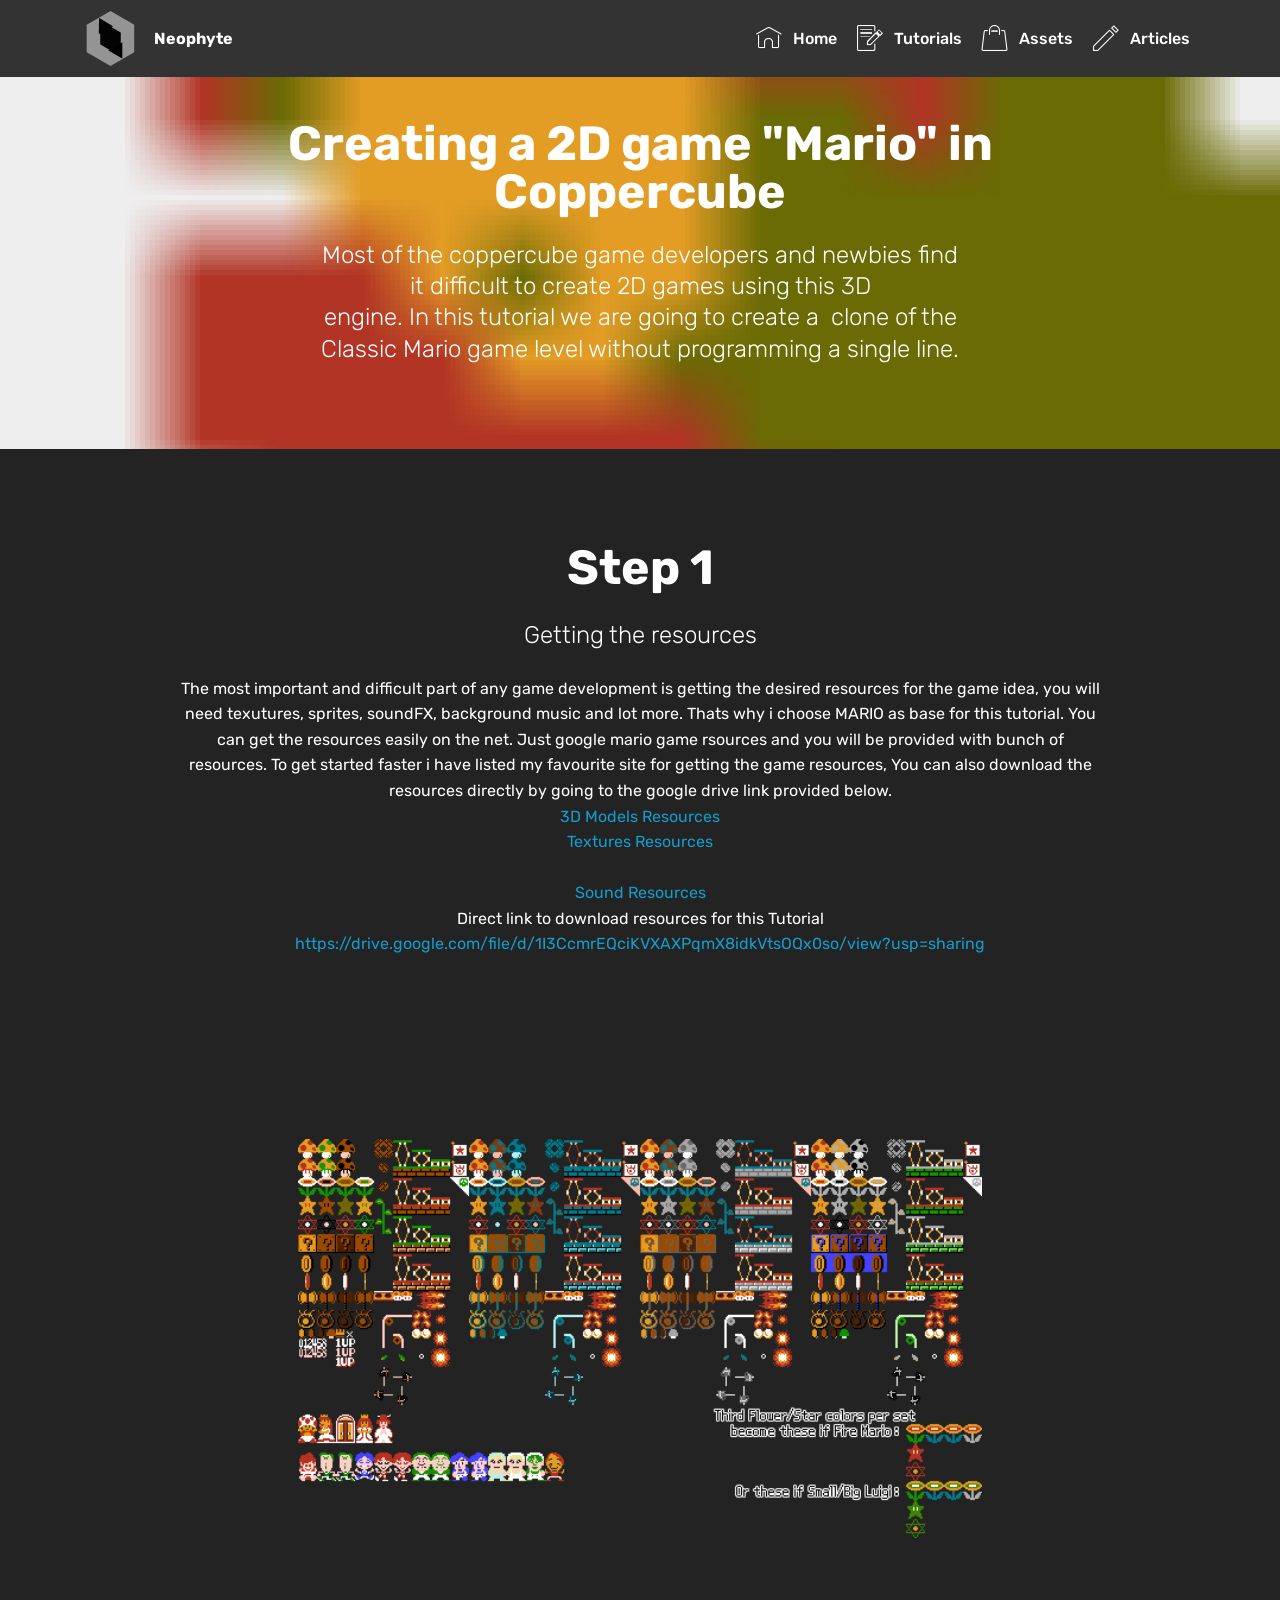
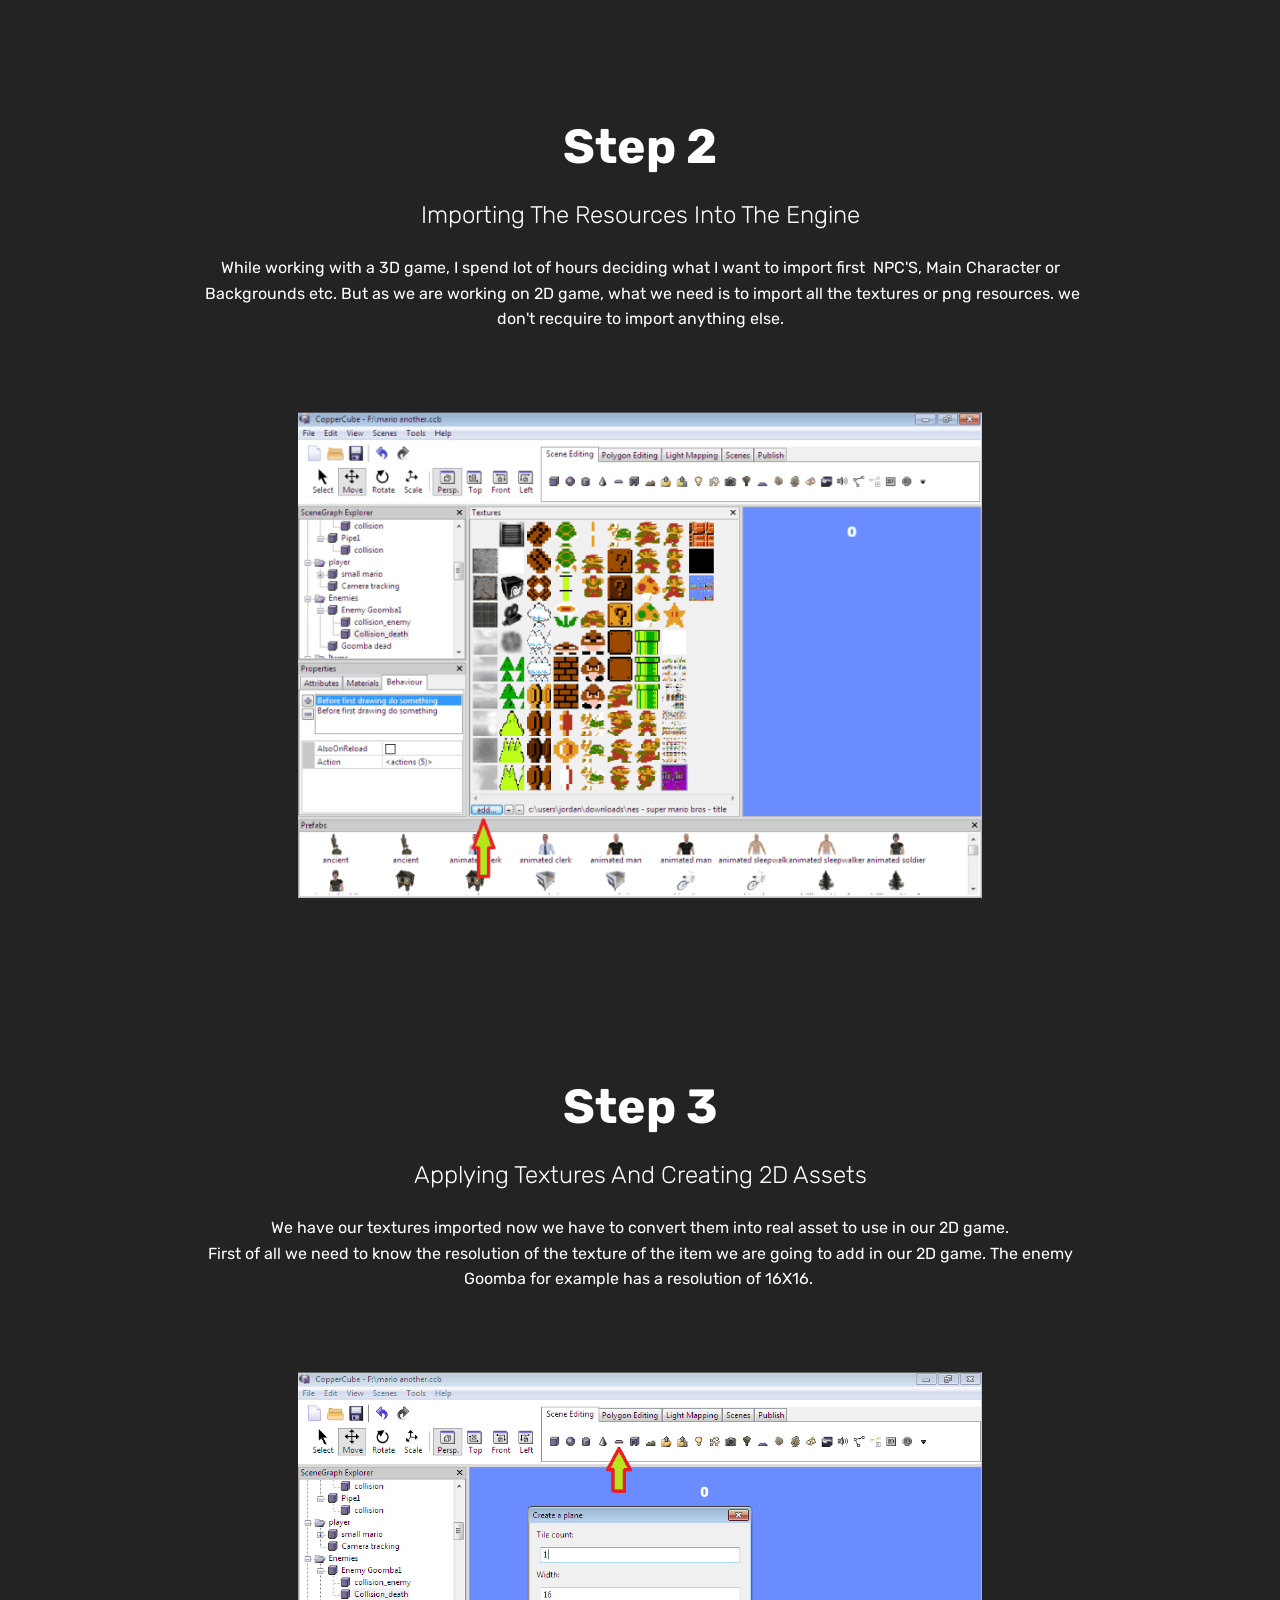
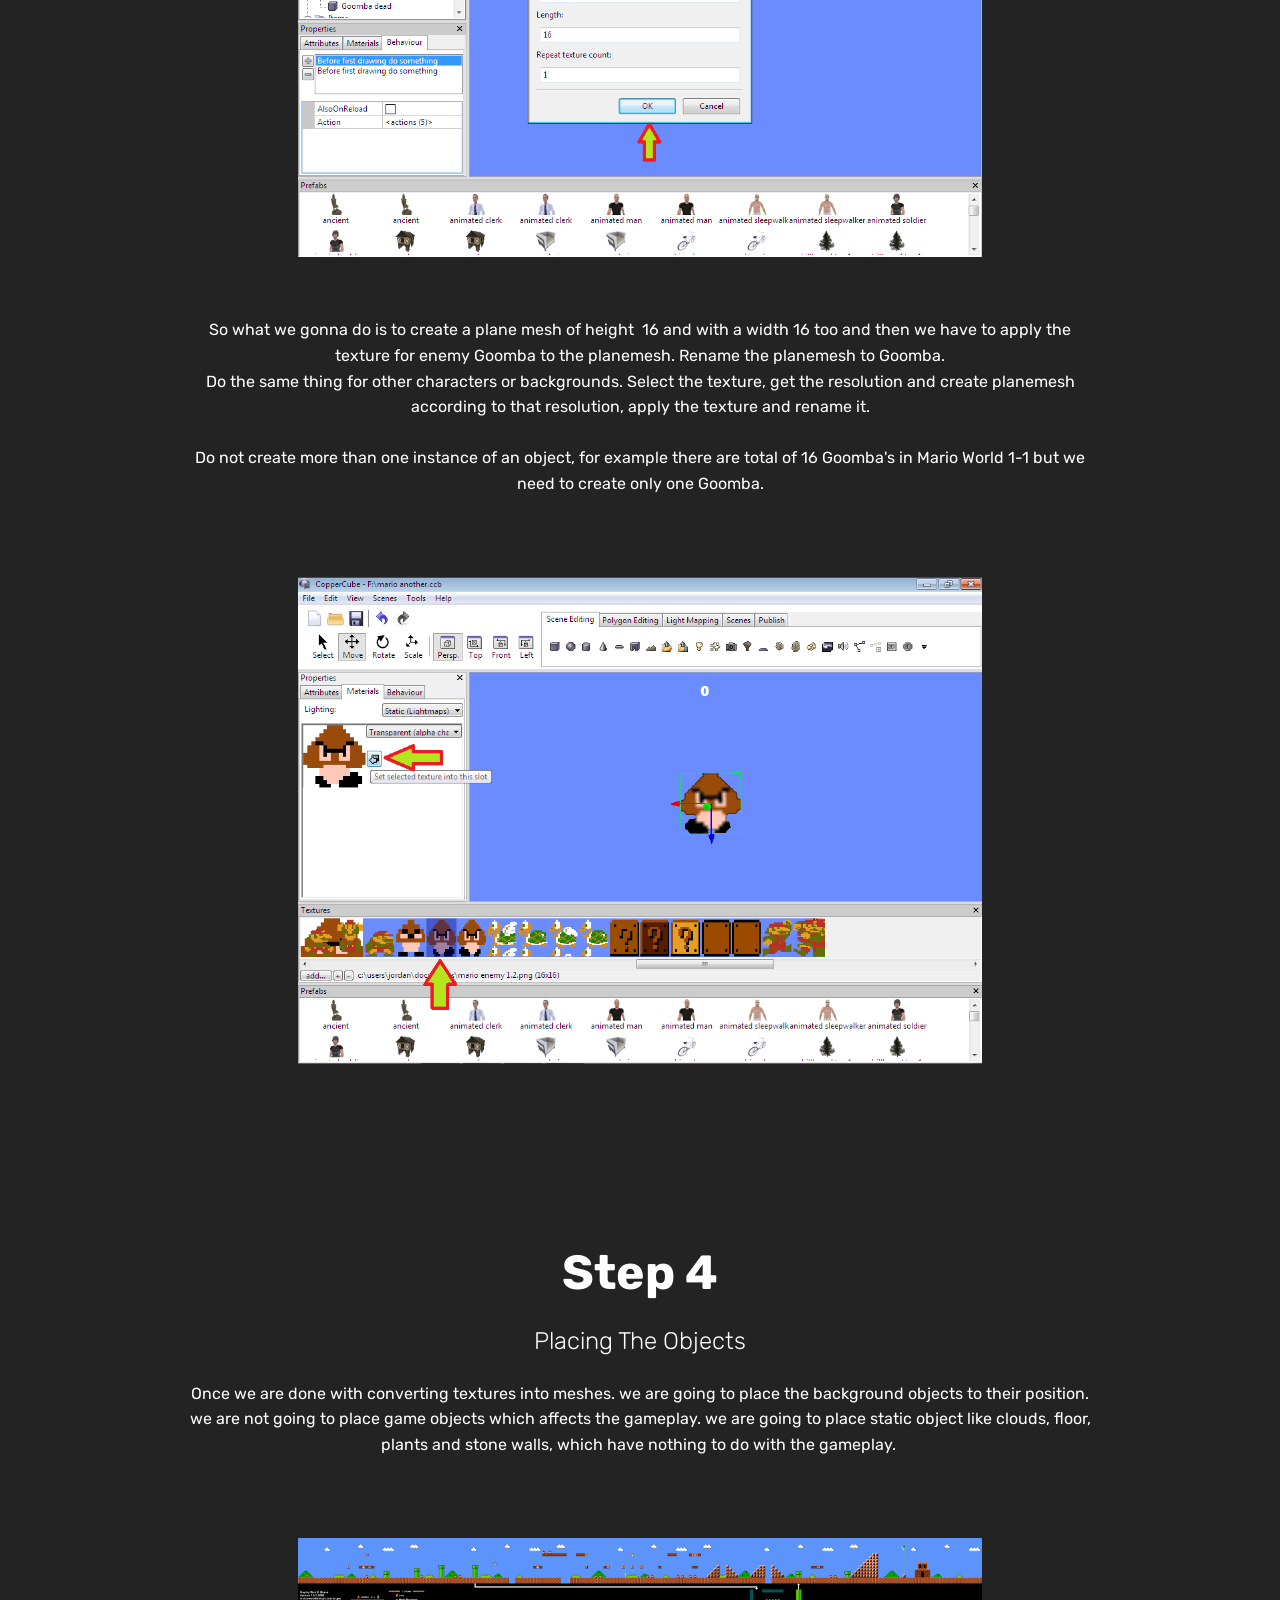
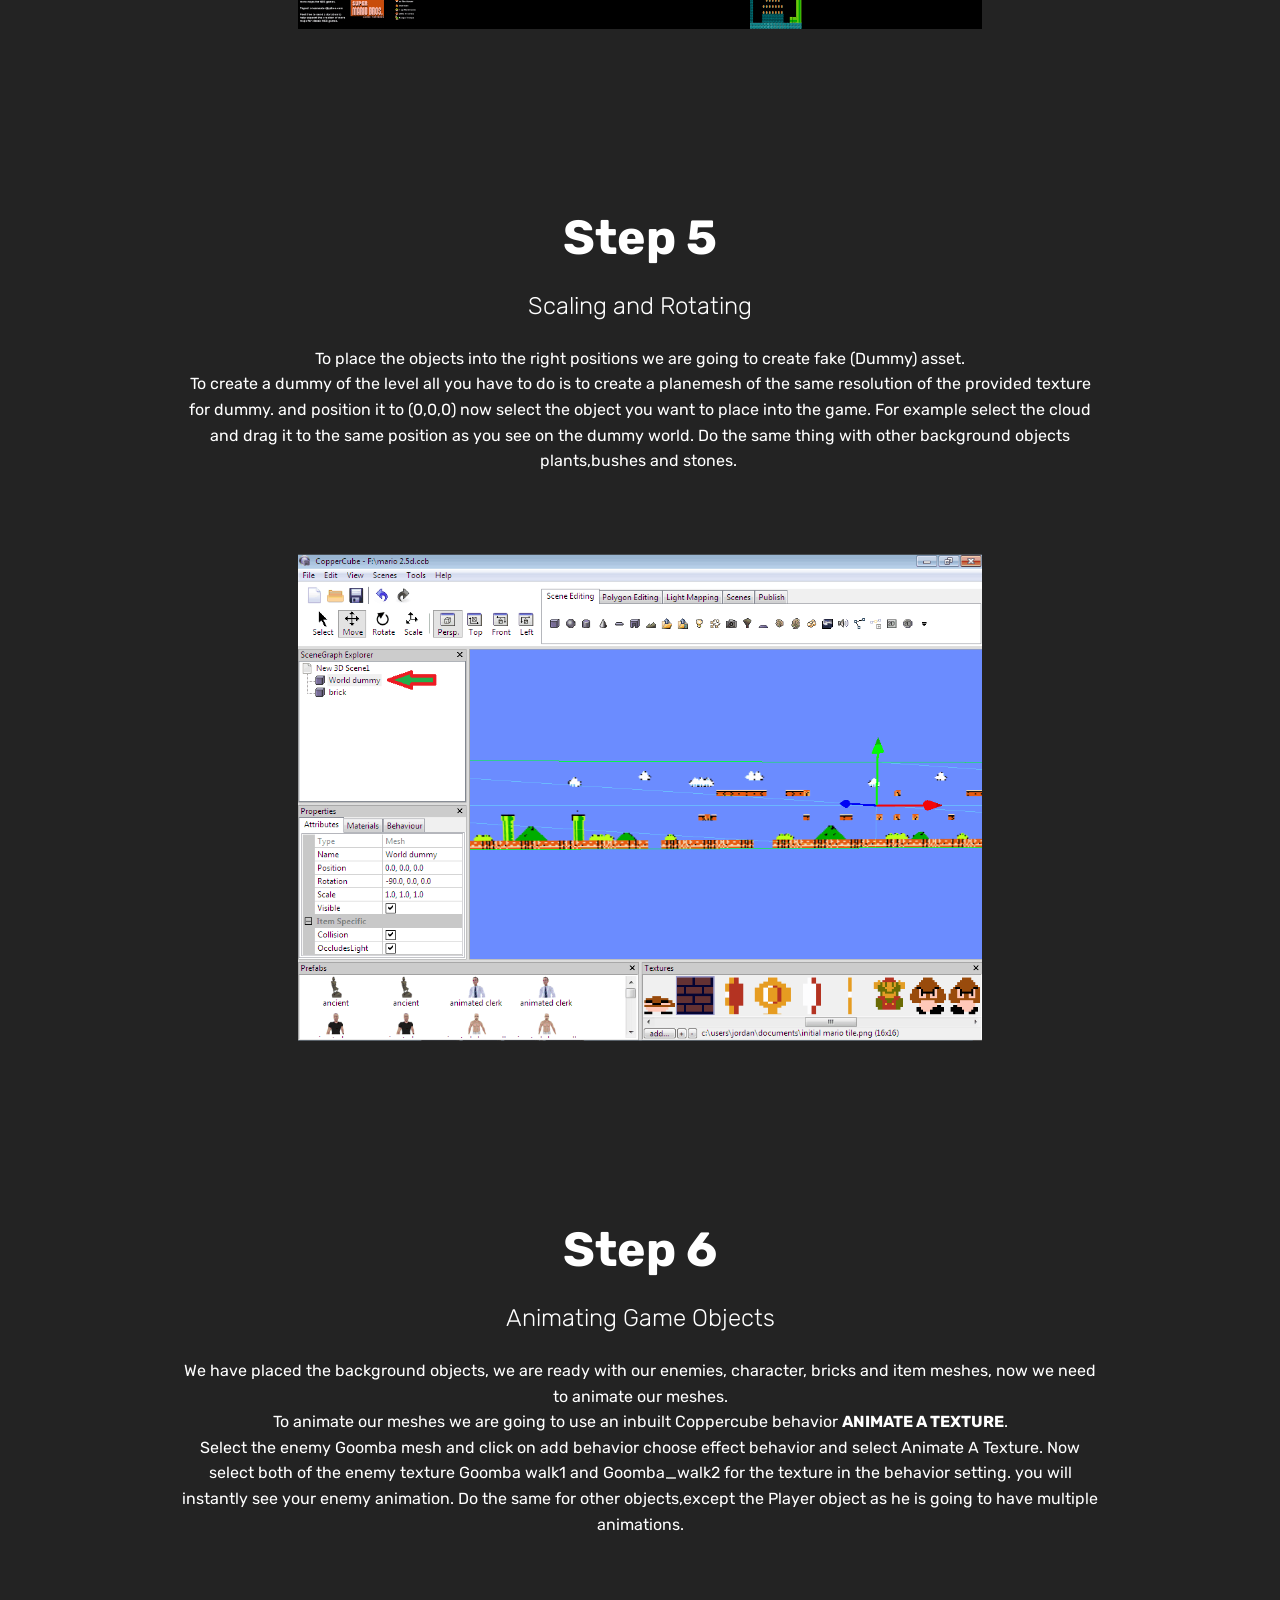
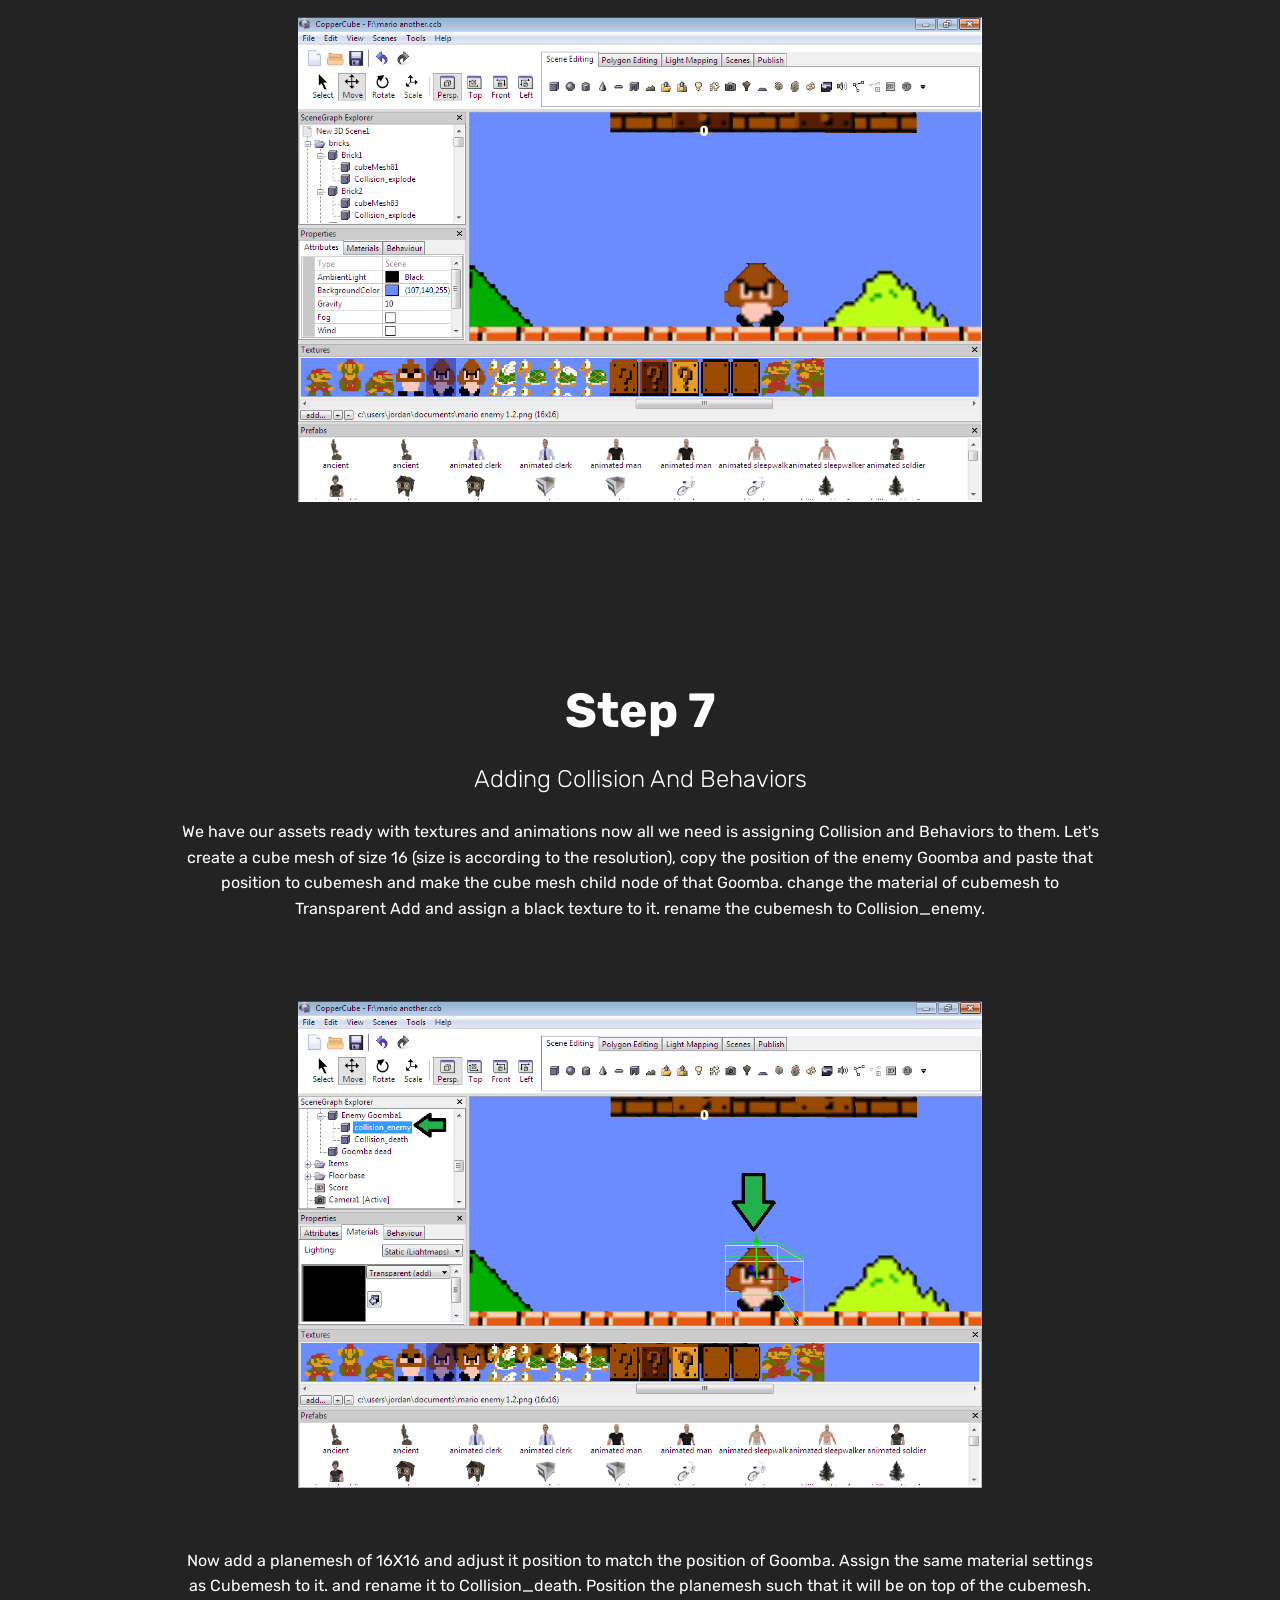
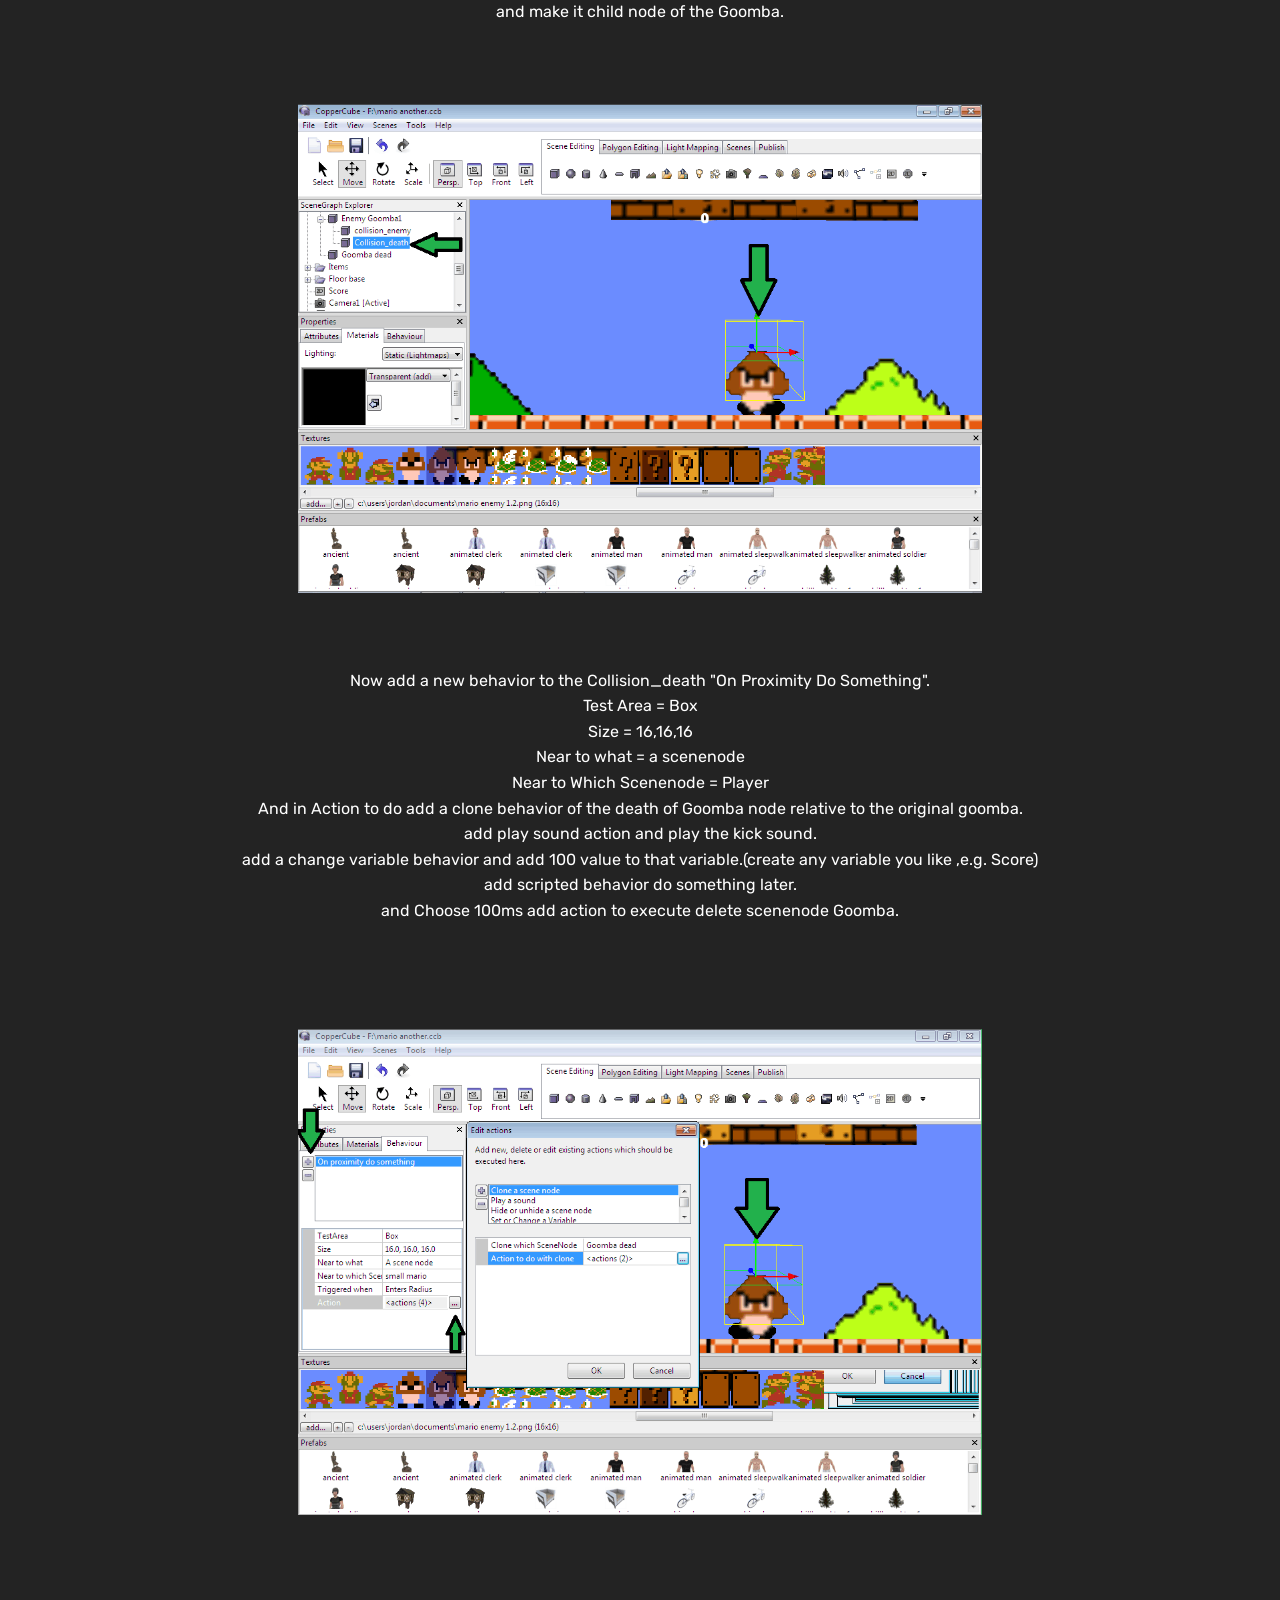
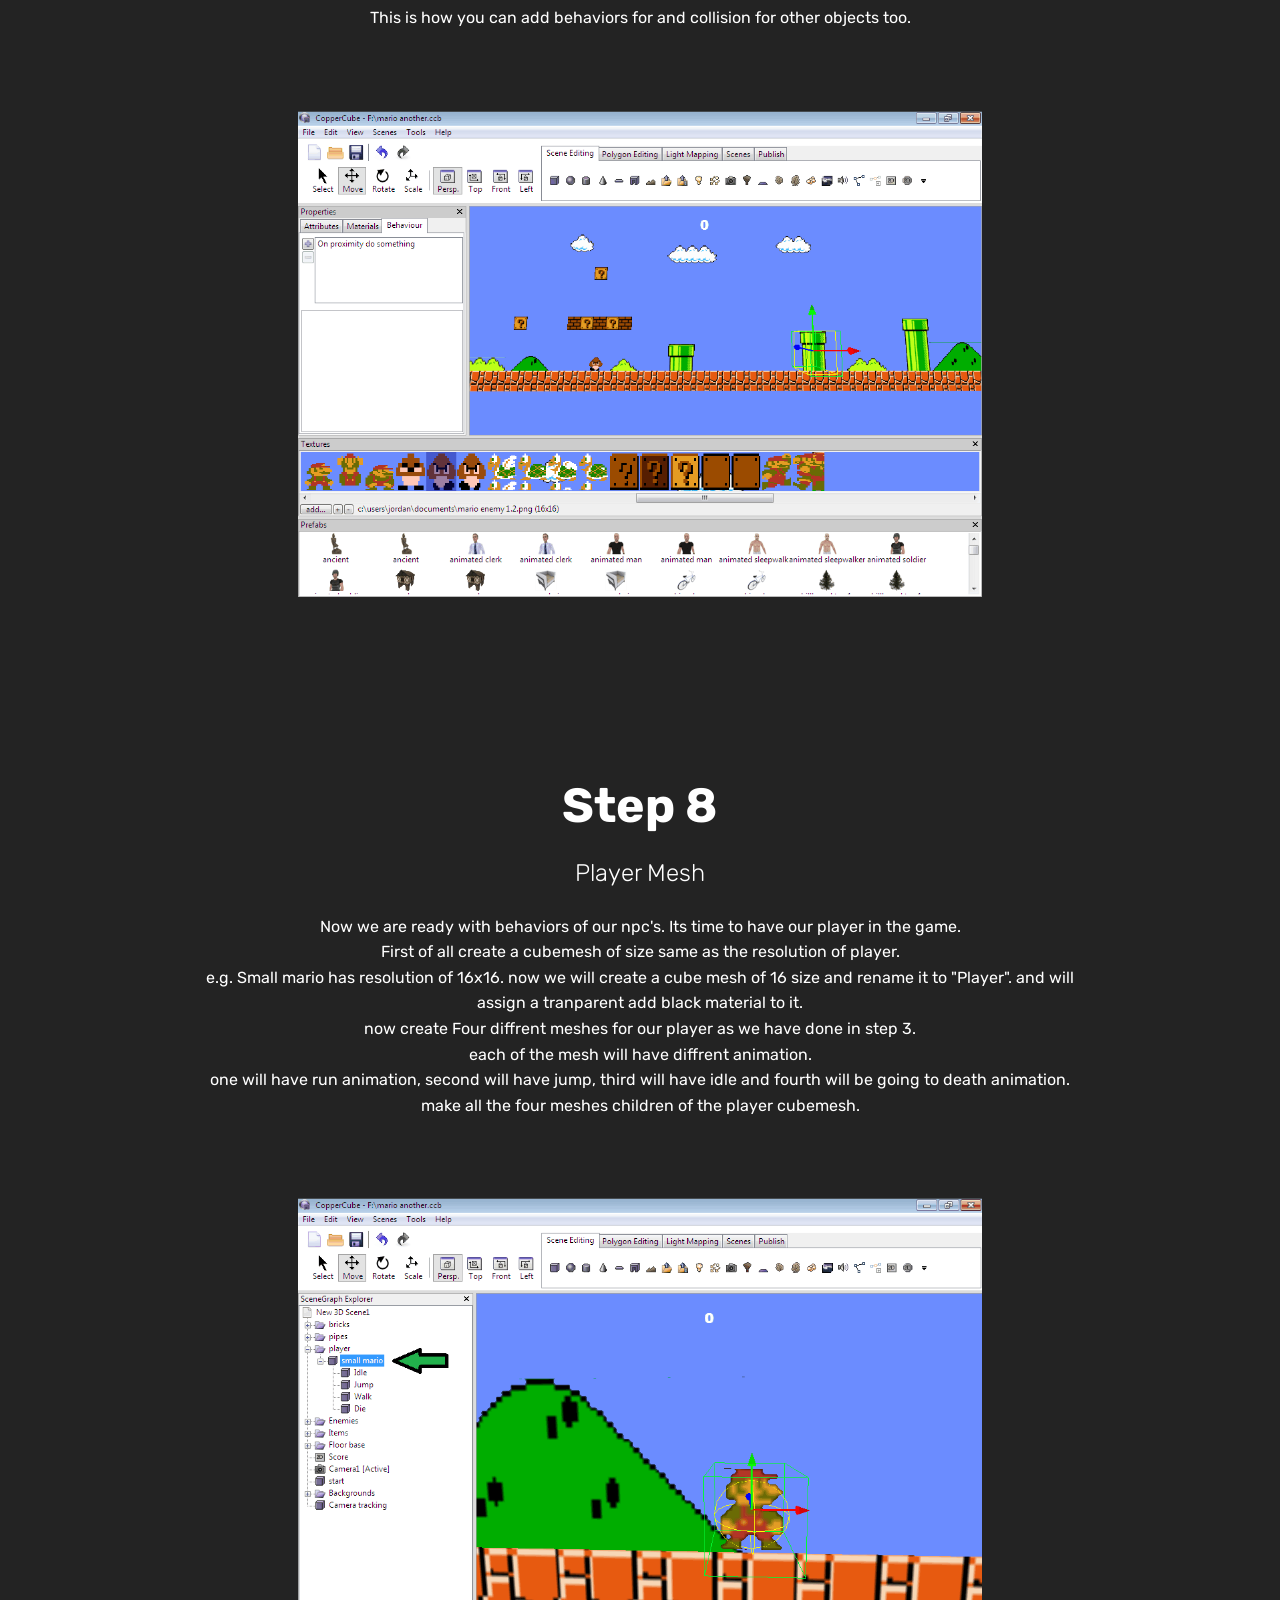
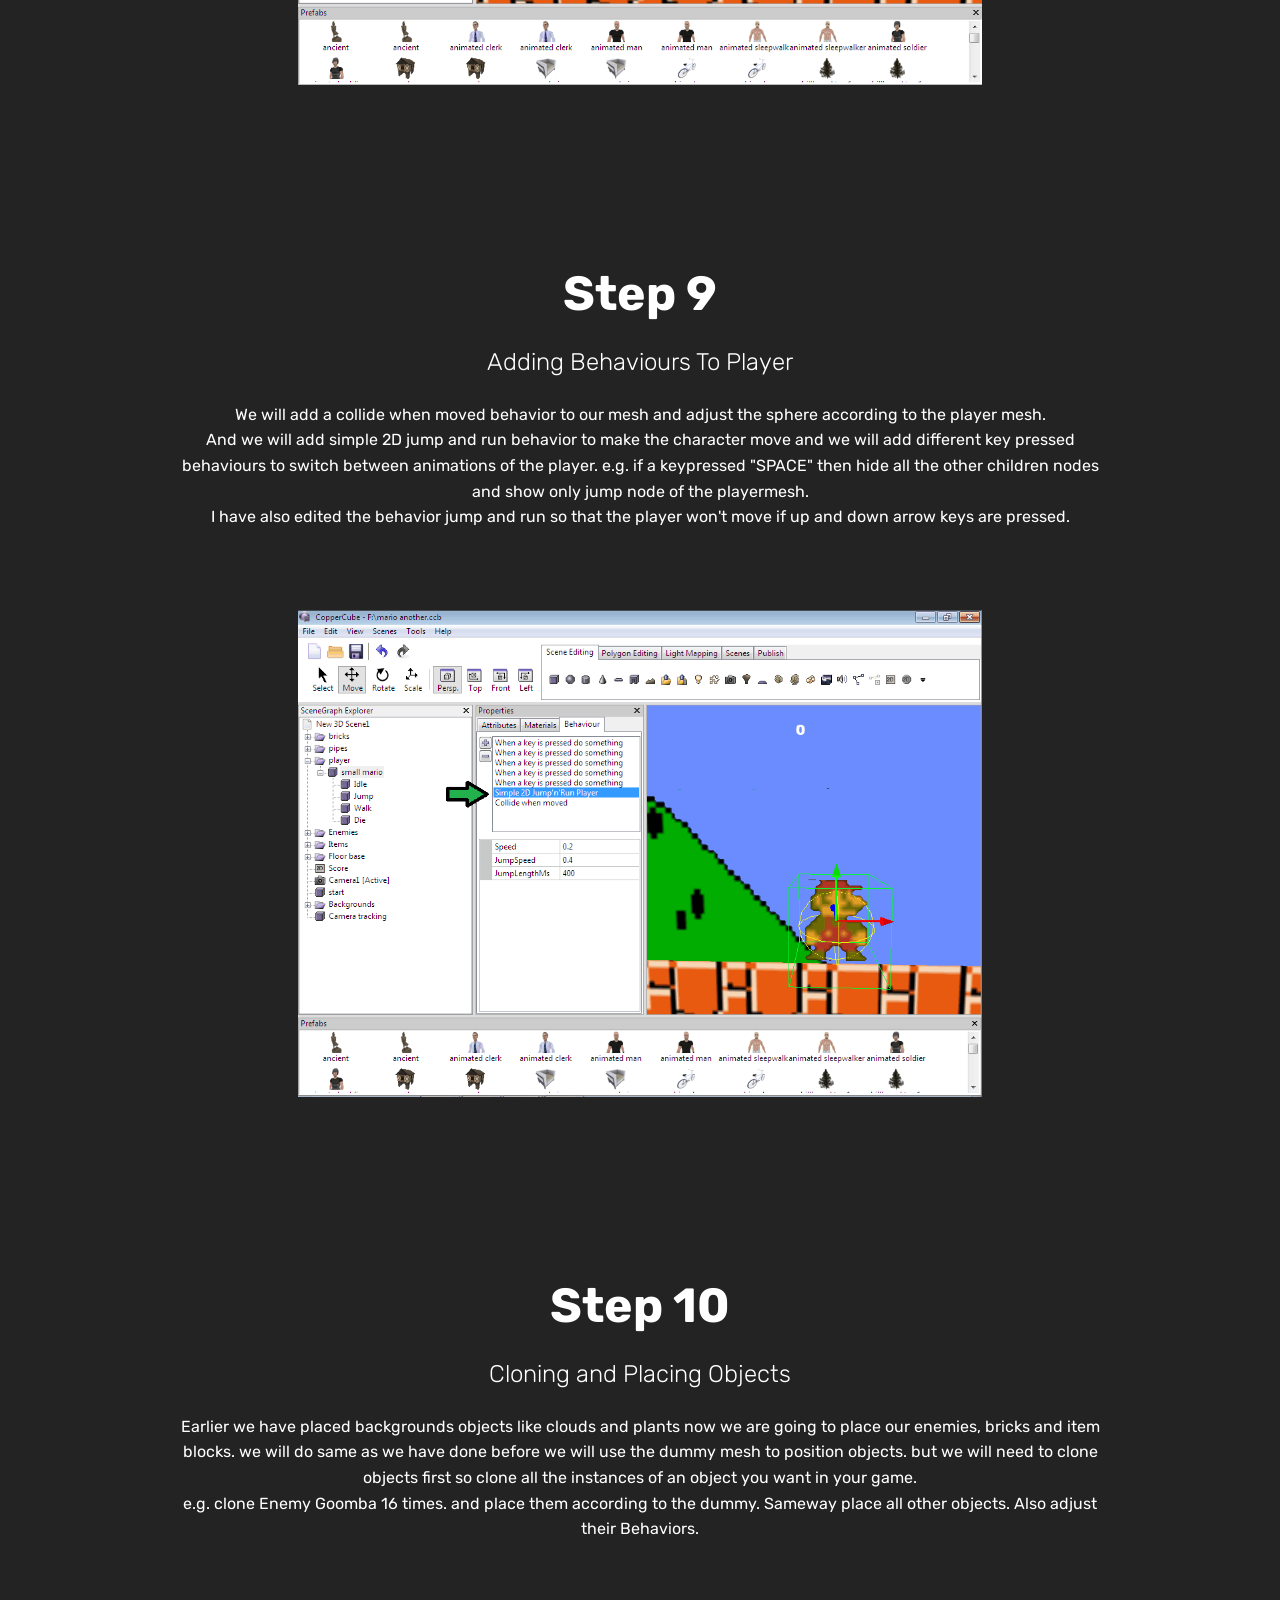
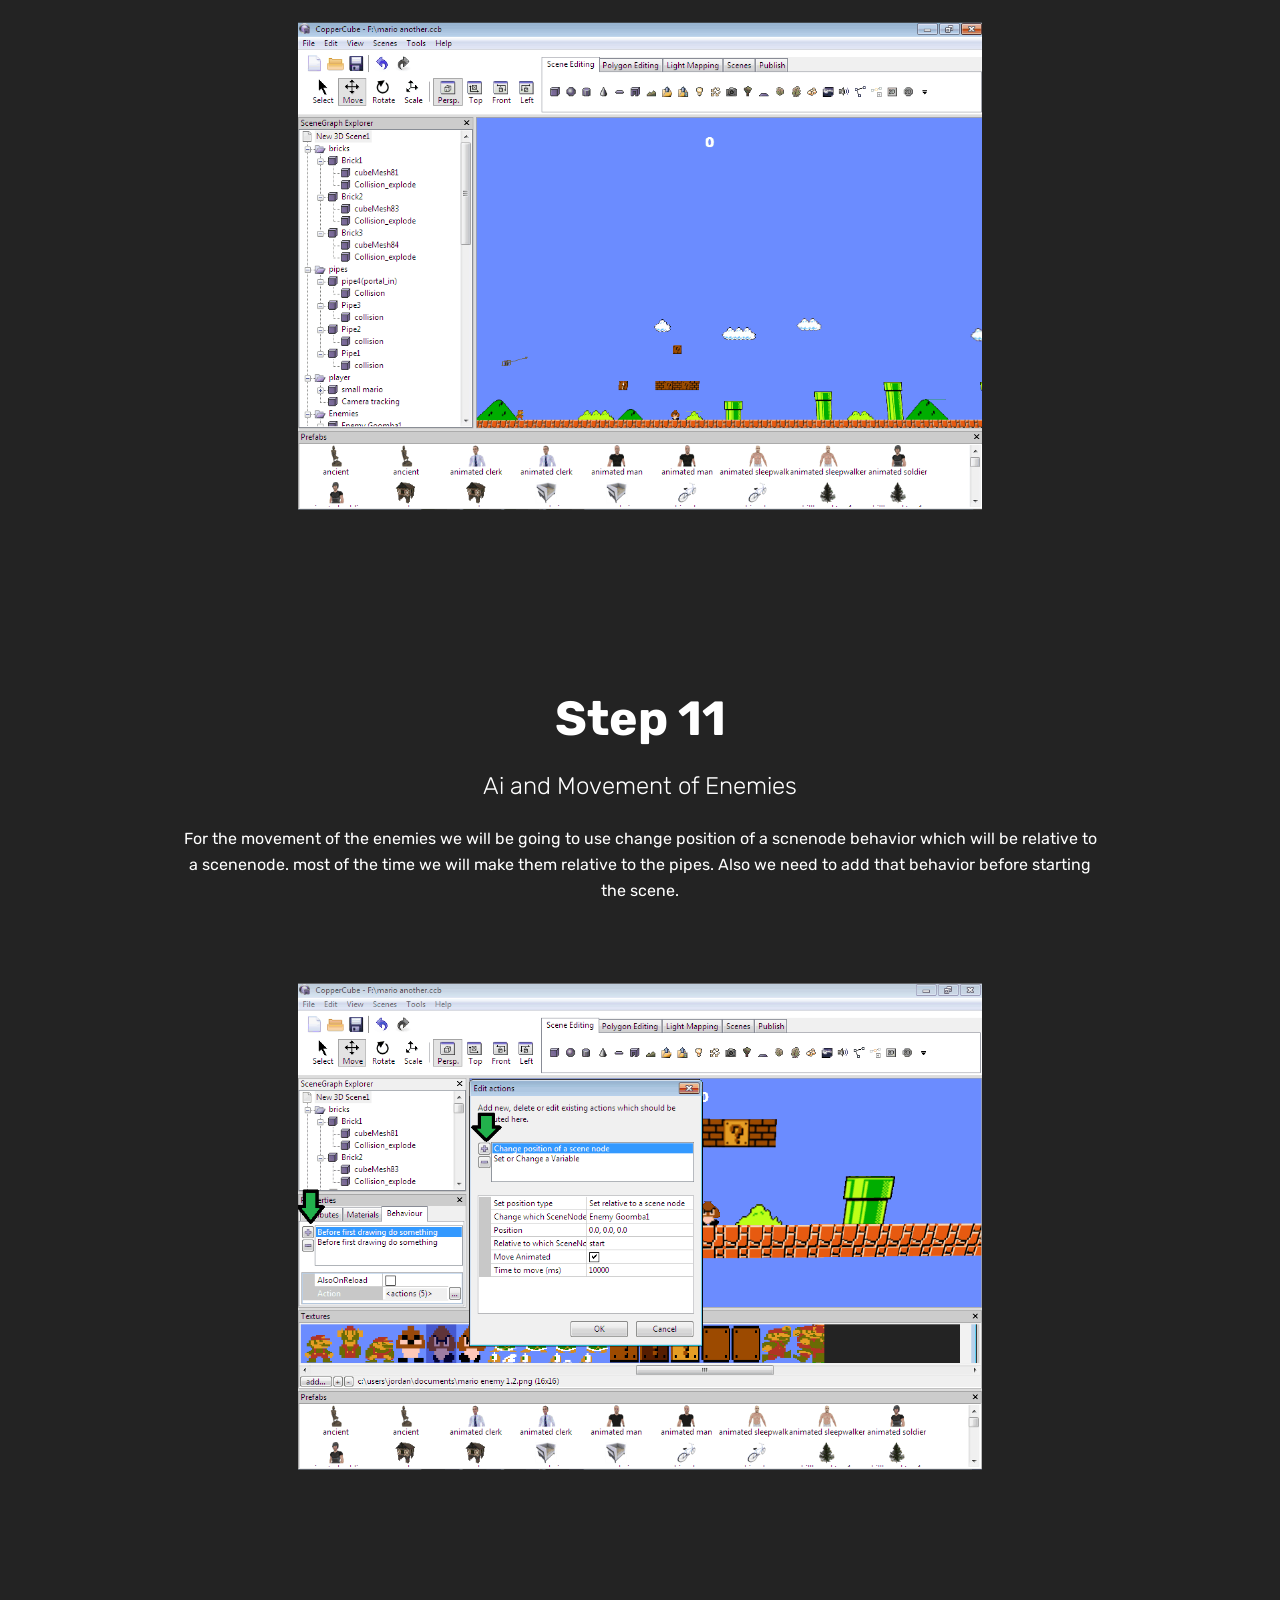
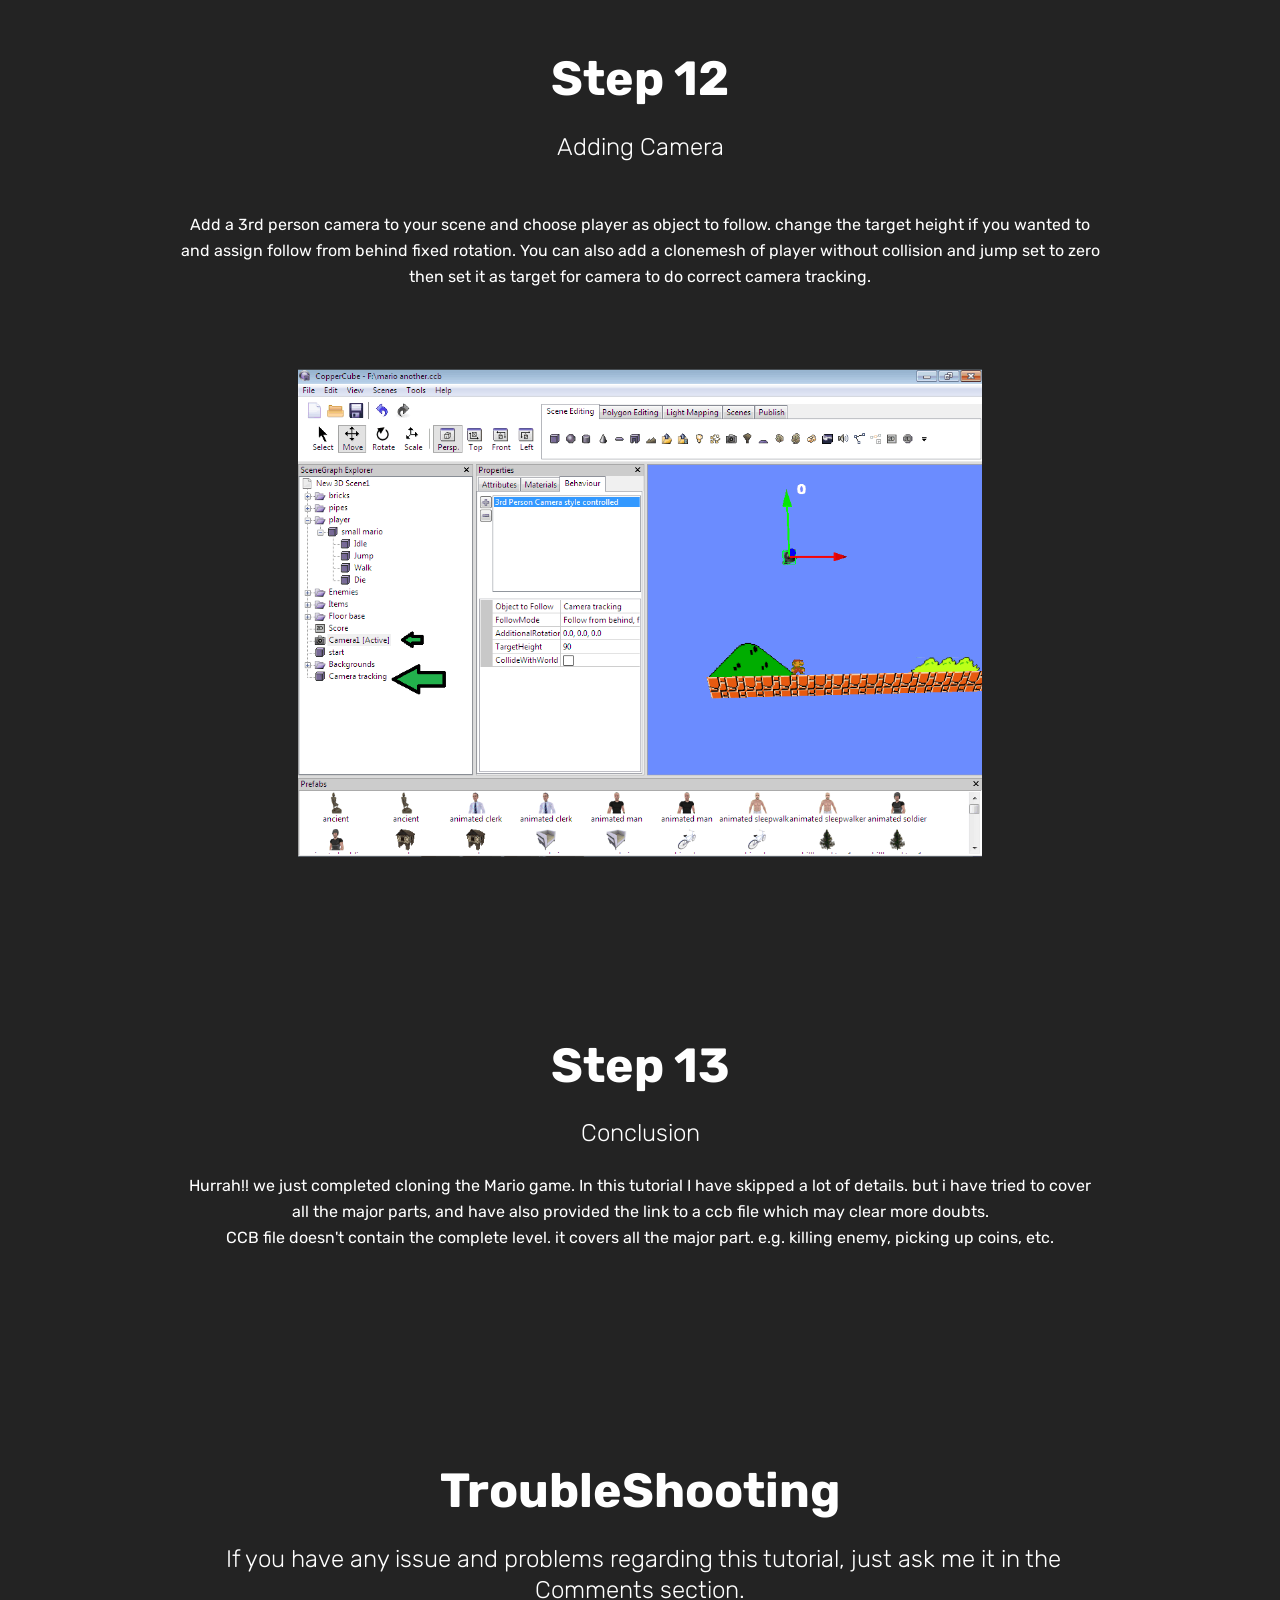
<file: tut2.html>
<!DOCTYPE html>
<html >
<head>
  <!-- Site made with Mobirise Website Builder v4.8.1, https://mobirise.com -->
  <meta charset="UTF-8">
  <meta http-equiv="X-UA-Compatible" content="IE=edge">
  <meta name="generator" content="Mobirise v4.8.1, mobirise.com">
  <meta name="viewport" content="width=device-width, initial-scale=1, minimum-scale=1">
  <link rel="shortcut icon" href="assets/images/logo2-128x128-2.png" type="image/x-icon">
  <meta name="description" content="Creating a 2D Game "Mario" using coppercube 3D software.
">
  <title>2D Game Tutorial</title>
  <link rel="stylesheet" href="assets/web/assets/mobirise-icons/mobirise-icons.css">
  <link rel="stylesheet" href="assets/tether/tether.min.css">
  <link rel="stylesheet" href="assets/soundcloud-plugin/style.css">
  <link rel="stylesheet" href="assets/bootstrap/css/bootstrap.min.css">
  <link rel="stylesheet" href="assets/bootstrap/css/bootstrap-grid.min.css">
  <link rel="stylesheet" href="assets/bootstrap/css/bootstrap-reboot.min.css">
  <link rel="stylesheet" href="assets/facebook-plugin/style.css">
  <link rel="stylesheet" href="assets/socicon/css/styles.css">
  <link rel="stylesheet" href="assets/dropdown/css/style.css">
  <link rel="stylesheet" href="assets/animatecss/animate.min.css">
  <link rel="stylesheet" href="assets/theme/css/style.css">
  <link rel="stylesheet" href="assets/mobirise/css/mbr-additional.css" type="text/css">
  
  
  
</head>
<body>
  <section class="menu cid-qQt8rAyDAF" once="menu" id="menu1-48">

    

    <nav class="navbar navbar-expand beta-menu navbar-dropdown align-items-center navbar-toggleable-sm">
        <button class="navbar-toggler navbar-toggler-right" type="button" data-toggle="collapse" data-target="#navbarSupportedContent" aria-controls="navbarSupportedContent" aria-expanded="false" aria-label="Toggle navigation">
            <div class="hamburger">
                <span></span>
                <span></span>
                <span></span>
                <span></span>
            </div>
        </button>
        <div class="menu-logo">
            <div class="navbar-brand">
                <span class="navbar-logo">
                    <a href="http://neophyte.cf/">
                         <img src="assets/images/logo2-122x122.png" alt="Neophyte" title="" style="height: 3.8rem;">
                    </a>
                </span>
                <span class="navbar-caption-wrap"><a class="navbar-caption text-white display-4" href="http://neophyte.cf/">Neophyte</a></span>
            </div>
        </div>
        <div class="collapse navbar-collapse" id="navbarSupportedContent">
            <ul class="navbar-nav nav-dropdown nav-right" data-app-modern-menu="true"><li class="nav-item">
                    <a class="nav-link link text-white display-4" href="index.html">
                        <span class="mbri-home mbr-iconfont mbr-iconfont-btn"></span>Home</a>
                </li><li class="nav-item"><a class="nav-link link text-white display-4" href="tutorials.html"><span class="mbri-edit mbr-iconfont mbr-iconfont-btn"></span>
                        Tutorials</a></li><li class="nav-item"><a class="nav-link link text-white display-4" href="assetsdwnld.html"><span class="mbri-shopping-bag mbr-iconfont mbr-iconfont-btn"></span>Assets</a></li><li class="nav-item"><a class="nav-link link text-white display-4" href="articals.html"><span class="mbri-edit2 mbr-iconfont mbr-iconfont-btn"></span>Articles</a></li></ul>
            
        </div>
    </nav>
</section>

<section class="engine"><a href="https://mobiri.se/a">online website builder</a></section><section class="mbr-section content5 cid-qQt8ryIOxP mbr-parallax-background" id="content5-47">

    

    

    <div class="container">
        <div class="media-container-row">
            <div class="title col-12 col-md-8">
                <h2 class="align-center mbr-bold mbr-white pb-3 mbr-fonts-style display-2">Creating a 2D game "Mario" in Coppercube</h2>
                <h3 class="mbr-section-subtitle align-center mbr-light mbr-white pb-3 mbr-fonts-style display-5">Most of the coppercube game developers and newbies find<br>it difficult to create 2D games using this 3D<br>engine. In this tutorial we are going to create a&nbsp;&nbsp;clone of the Classic Mario game level without programming a single line.</h3>
                
                
            </div>
        </div>
    </div>
</section>

<section class="header4 cid-qQt8rC83PO" id="header4-49">

    

    

    <div class="container">
        <div class="row justify-content-md-center">
            <div class="media-content col-md-10">
                <h1 class="mbr-section-title align-center mbr-white pb-3 mbr-bold mbr-fonts-style display-2">Step 1</h1>
                <h3 class="mbr-section-subtitle align-center mbr-white mbr-light pb-3 mbr-fonts-style display-5">Getting the resources</h3>
                <div class="mbr-text align-center mbr-white pb-3">
                    <p class="mbr-text mbr-fonts-style display-7">The most important and difficult part of any game development is getting the desired resources for the game idea, you will need texutures, sprites, soundFX, background music and lot more. Thats why i choose MARIO as base for this tutorial. You can get the resources easily on the net. Just google mario game rsources and you will be provided with bunch of resources. To get started faster i have listed my favourite site for getting the game resources, You can also download the resources directly by going to the google drive link provided below.<br><a href="http://www.models-resource.com" target="_blank">3D Models Resources</a><br><a href="http://textures-resource.com/" target="_blank">Textures Resources</a><br><a href="https://www.spriters-resource.com/" target="_blank">Sprites Resources</a><br><a href="https://www.sounds-resource.com/" target="_blank">Sound Resources</a><br>Direct link to download resources for this Tutorial<br><a href="https://drive.google.com/file/d/1I3CcmrEQciKVXAXPqmX8idkVtsOQx0so/view?usp=sharing" target="_blank">https://drive.google.com/file/d/1I3CcmrEQciKVXAXPqmX8idkVtsOQx0so/view?usp=sharing</a><a href="https://www.sounds-resource.com/" target="_blank"><br></a><a href="https://www.spriters-resource.com/" target="_blank"><br></a><a href="http://textures-resource.com/" target="_blank"><br></a><a href="http://www.models-resource.com" target="_blank"><br></a><br></p>
                </div>
                
            </div>
            <div class="mbr-figure pt-5">
                <img src="assets/images/nes-super-mario-bros-items-objects-576x336.png" alt="Step 1" title="" style="width: 60%;">
            </div>
        </div>
    </div>
</section>

<section class="header4 cid-qQt8rDTOPs" id="header4-4a">

    

    

    <div class="container">
        <div class="row justify-content-md-center">
            <div class="media-content col-md-10">
                <h1 class="mbr-section-title align-center mbr-white pb-3 mbr-bold mbr-fonts-style display-2">Step 2</h1>
                <h3 class="mbr-section-subtitle align-center mbr-white mbr-light pb-3 mbr-fonts-style display-5">Importing The Resources Into The Engine</h3>
                <div class="mbr-text align-center mbr-white pb-3">
                    <p class="mbr-text mbr-fonts-style display-7">While working with a 3D game, I spend lot of hours deciding what I want to import first &nbsp;NPC'S, Main Character or &nbsp;Backgrounds etc. But as we are working on 2D game, what we need is to import all the textures or png resources. we don't recquire to import anything else.</p>
                </div>
                
            </div>
            <div class="mbr-figure pt-5">
                <img src="assets/images/step2-768x546.png" alt="Step 2" title="" style="width: 60%;">
            </div>
        </div>
    </div>
</section>

<section class="header4 cid-qQt8rHyjGR" id="header4-4c">

    

    

    <div class="container">
        <div class="row justify-content-md-center">
            <div class="media-content col-md-10">
                <h1 class="mbr-section-title align-center mbr-white pb-3 mbr-bold mbr-fonts-style display-2">Step 3</h1>
                <h3 class="mbr-section-subtitle align-center mbr-white mbr-light pb-3 mbr-fonts-style display-5">Applying Textures And Creating 2D Assets</h3>
                <div class="mbr-text align-center mbr-white pb-3">
                    <p class="mbr-text mbr-fonts-style display-7">We have our textures imported now we have to convert them into real asset to use in our 2D game.<br>First of all we need to know the resolution of the texture of the item we are going to add in our 2D game. The enemy Goomba for example has a resolution of 16X16.&nbsp;<br></p>
                </div>
                
            </div>
            <div class="mbr-figure pt-5">
                <img src="assets/images/step3.1-1024x727.png" alt="Step 3" title="" style="width: 60%;">
            </div>
        </div>
    </div>
</section>

<section class="header4 cid-qQt8rJbDtH" id="header4-4d">

    

    

    <div class="container">
        <div class="row justify-content-md-center">
            <div class="media-content col-md-10">
                
                
                <div class="mbr-text align-center mbr-white pb-3">
                    <p class="mbr-text mbr-fonts-style display-7">So what we gonna do is to create a plane mesh of height &nbsp;16 and with a width 16 too and then we have to apply the texture for enemy Goomba to the planemesh. Rename the planemesh to Goomba.<br>Do the same thing for other characters or backgrounds. Select the texture, get the resolution and create planemesh according to that resolution, apply the texture and rename it.<br><br>Do not create more than one instance of an object, for example there are total of 16 Goomba's in Mario World 1-1 but we need to create only one Goomba.</p>
                </div>
                
            </div>
            <div class="mbr-figure pt-5">
                <img src="assets/images/step3.2-1023x729.png" alt="Step 3.2" title="" style="width: 60%;">
            </div>
        </div>
    </div>
</section>

<section class="header4 cid-qQt8rKSOCt" id="header4-4e">

    

    

    <div class="container">
        <div class="row justify-content-md-center">
            <div class="media-content col-md-10">
                <h1 class="mbr-section-title align-center mbr-white pb-3 mbr-bold mbr-fonts-style display-2">Step 4</h1>
                <h3 class="mbr-section-subtitle align-center mbr-white mbr-light pb-3 mbr-fonts-style display-5">Placing The Objects</h3>
                <div class="mbr-text align-center mbr-white pb-3">
                    <p class="mbr-text mbr-fonts-style display-7">Once we are done with converting textures into meshes. we are going to place the background objects to their position. we are not going to place game objects which affects the gameplay. we are going to place static object like clouds, floor, plants and stone walls, which have nothing to do with the gameplay.&nbsp;</p>
                </div>
                
            </div>
            <div class="mbr-figure pt-5">
                <img src="assets/images/leveltypesgallery-levels-1152x154.png" alt="Step 4" title="" style="width: 60%;">
            </div>
        </div>
    </div>
</section>

<section class="header4 cid-qQt8rMS7h1" id="header4-4f">

    

    

    <div class="container">
        <div class="row justify-content-md-center">
            <div class="media-content col-md-10">
                <h1 class="mbr-section-title align-center mbr-white pb-3 mbr-bold mbr-fonts-style display-2">Step 5</h1>
                <h3 class="mbr-section-subtitle align-center mbr-white mbr-light pb-3 mbr-fonts-style display-5">Scaling and Rotating</h3>
                <div class="mbr-text align-center mbr-white pb-3">
                    <p class="mbr-text mbr-fonts-style display-7">To place the objects into the right positions we are going to create fake (Dummy) asset.<br>To create a dummy of the level all you have to do is to create a planemesh of the same resolution of the provided texture for dummy. and position it to (0,0,0) now select the object you want to place into the game. For example select the cloud and drag it to the same position as you see on the dummy world. Do the same thing with other background objects plants,bushes and stones.&nbsp;<br></p>
                </div>
                
            </div>
            <div class="mbr-figure pt-5">
                <img src="assets/images/step4-1023x729.png" alt="Step 5" title="" style="width: 60%;">
            </div>
        </div>
    </div>
</section>

<section class="header4 cid-qQt8rP0I2h" id="header4-4g">

    

    

    <div class="container">
        <div class="row justify-content-md-center">
            <div class="media-content col-md-10">
                <h1 class="mbr-section-title align-center mbr-white pb-3 mbr-bold mbr-fonts-style display-2">Step 6</h1>
                <h3 class="mbr-section-subtitle align-center mbr-white mbr-light pb-3 mbr-fonts-style display-5">Animating Game Objects</h3>
                <div class="mbr-text align-center mbr-white pb-3">
                    <p class="mbr-text mbr-fonts-style display-7">We have placed the background objects, we are ready with our enemies, character, bricks and item meshes, now we need to animate our meshes.<br>To animate our meshes we are going to use an inbuilt Coppercube behavior <strong>ANIMATE A TEXTURE</strong>.<br>Select the enemy Goomba mesh and click on add behavior choose effect behavior and select Animate A Texture. Now select both of the enemy texture Goomba walk1 and Goomba_walk2 for the texture in the behavior setting. you will instantly see your enemy animation. Do the same for other objects,except the Player object as he is going to have multiple animations.<br></p>
                </div>
                
            </div>
            <div class="mbr-figure pt-5">
                <img src="assets/images/step55-1025x727.png" alt="Step 6" title="" style="width: 60%;">
            </div>
        </div>
    </div>
</section>

<section class="header4 cid-qQt8rQZ7U7" id="header4-4h">

    

    

    <div class="container">
        <div class="row justify-content-md-center">
            <div class="media-content col-md-10">
                <h1 class="mbr-section-title align-center mbr-white pb-3 mbr-bold mbr-fonts-style display-2">Step 7</h1>
                <h3 class="mbr-section-subtitle align-center mbr-white mbr-light pb-3 mbr-fonts-style display-5">Adding Collision And Behaviors</h3>
                <div class="mbr-text align-center mbr-white pb-3">
                    <p class="mbr-text mbr-fonts-style display-7">We have our assets ready with textures and animations now all we need is assigning Collision and Behaviors to them. Let's create a cube mesh of size 16 (size is according to the resolution), copy the position of the enemy Goomba and paste that position to cubemesh and make the cube mesh child node of that Goomba. change the material of cubemesh to Transparent Add and assign a black texture to it. rename the cubemesh to Collision_enemy.<br></p>
                </div>
                
            </div>
            <div class="mbr-figure pt-5">
                <img src="assets/images/step6-1024x728.png" alt="Step 7" title="" style="width: 60%;">
            </div>
        </div>
    </div>
</section>

<section class="header4 cid-qQt8rSYmPL" id="header4-4i">

    

    

    <div class="container">
        <div class="row justify-content-md-center">
            <div class="media-content col-md-10">
                
                
                <div class="mbr-text align-center mbr-white pb-3">
                    <p class="mbr-text mbr-fonts-style display-7">Now add a planemesh of 16X16 and adjust it position to match the position of Goomba. Assign the same material settings as Cubemesh to it. and rename it to Collision_death. Position the planemesh such that it will be on top of the cubemesh. and make it child node of the Goomba.</p>
                </div>
                
            </div>
            <div class="mbr-figure pt-5">
                <img src="assets/images/step6.2-1023x730.png" alt="Step 7.2" title="" style="width: 60%;">
            </div>
        </div>
    </div>
</section>

<section class="header4 cid-qQt8rV2Inq" id="header4-4j">

    

    

    <div class="container">
        <div class="row justify-content-md-center">
            <div class="media-content col-md-10">
                
                
                <div class="mbr-text align-center mbr-white pb-3">
                    <p class="mbr-text mbr-fonts-style display-7">Now add a new behavior to the Collision_death "On Proximity Do Something".<br>Test Area = Box<br>Size = 16,16,16<br>Near to what = a scenenode<br>Near to Which Scenenode = Player<br>And in Action to do add a clone behavior of the death of Goomba node relative to the original goomba.<br>add play sound action and play the kick sound.<br>add a change variable behavior and add 100 value to that variable.(create any variable you like ,e.g. Score)<br>add scripted behavior do something later.<br>and Choose 100ms add action to execute delete scenenode Goomba.<br><br></p>
                </div>
                
            </div>
            <div class="mbr-figure pt-5">
                <img src="assets/images/step7-1025x728.png" alt="Step 7.3" title="" style="width: 60%;">
            </div>
        </div>
    </div>
</section>

<section class="header4 cid-qQt8rWMx3O" id="header4-4k">

    

    

    <div class="container">
        <div class="row justify-content-md-center">
            <div class="media-content col-md-10">
                
                
                <div class="mbr-text align-center mbr-white pb-3">
                    <p class="mbr-text mbr-fonts-style display-7">This is how you can add behaviors for and collision for other objects too.</p>
                </div>
                
            </div>
            <div class="mbr-figure pt-5">
                <img src="assets/images/step6.4-1024x728.png" alt="Step 7.4" title="" style="width: 60%;">
            </div>
        </div>
    </div>
</section>

<section class="header4 cid-qQEdSP9TUT" id="header4-54">

    

    

    <div class="container">
        <div class="row justify-content-md-center">
            <div class="media-content col-md-10">
                <h1 class="mbr-section-title align-center mbr-white pb-3 mbr-bold mbr-fonts-style display-2">Step 8</h1>
                <h3 class="mbr-section-subtitle align-center mbr-white mbr-light pb-3 mbr-fonts-style display-5">Player Mesh</h3>
                <div class="mbr-text align-center mbr-white pb-3">
                    <p class="mbr-text mbr-fonts-style display-7">Now we are ready with behaviors of our npc's. Its time to have our player in the game.
<br>First of all create a cubemesh of size same as the resolution of player.
<br>e.g. Small mario has resolution of 16x16. now we will create a cube mesh of 16 size and rename it to "Player". and will assign a tranparent add  black material to it.
<br>now create Four diffrent meshes for our player as we have done in step 3.
<br>each of the mesh will have diffrent animation.
<br>one will have run animation, second will have jump, third will have idle and fourth will be going to death animation.
<br>make all the four meshes children of the player cubemesh.<br></p>
                </div>
                
            </div>
            <div class="mbr-figure pt-5">
                <img src="assets/images/step8-1023x728.png" alt="Step 5" title="" style="width: 60%;">
            </div>
        </div>
    </div>
</section>

<section class="header4 cid-qQEfrbqFT8" id="header4-56">

    

    

    <div class="container">
        <div class="row justify-content-md-center">
            <div class="media-content col-md-10">
                <h1 class="mbr-section-title align-center mbr-white pb-3 mbr-bold mbr-fonts-style display-2">Step 9</h1>
                <h3 class="mbr-section-subtitle align-center mbr-white mbr-light pb-3 mbr-fonts-style display-5">Adding Behaviours To Player</h3>
                <div class="mbr-text align-center mbr-white pb-3">
                    <p class="mbr-text mbr-fonts-style display-7">We will add a collide when moved behavior to our mesh and adjust the sphere according to the player mesh.
<br>And we will add simple 2D jump and run behavior to make the character move and we will add different key pressed behaviours to switch between animations of the player. e.g. if a keypressed "SPACE" then hide all the other children nodes and show only jump node of the playermesh.
<br>I have also edited the behavior jump and run so that the player won't move if up and down arrow keys are pressed.<br></p>
                </div>
                
            </div>
            <div class="mbr-figure pt-5">
                <img src="assets/images/step9-1025x730.png" alt="Step 5" title="" style="width: 60%;">
            </div>
        </div>
    </div>
</section>

<section class="header4 cid-qQEdUOjir2" id="header4-55">

    

    

    <div class="container">
        <div class="row justify-content-md-center">
            <div class="media-content col-md-10">
                <h1 class="mbr-section-title align-center mbr-white pb-3 mbr-bold mbr-fonts-style display-2">Step 10</h1>
                <h3 class="mbr-section-subtitle align-center mbr-white mbr-light pb-3 mbr-fonts-style display-5">Cloning and Placing Objects</h3>
                <div class="mbr-text align-center mbr-white pb-3">
                    <p class="mbr-text mbr-fonts-style display-7">Earlier we have placed backgrounds objects like clouds and plants  now we are going to place our enemies, bricks and item blocks. we will do same as we have done before we will use the dummy mesh to position objects. but we will need to clone objects first so clone all the instances of an object you want in your game.
<br>e.g. clone Enemy Goomba 16 times. and place them according to the dummy. Sameway place all other objects. Also adjust their Behaviors.<br></p>
                </div>
                
            </div>
            <div class="mbr-figure pt-5">
                <img src="assets/images/step10-1022x729.png" alt="Step 5" title="" style="width: 60%;">
            </div>
        </div>
    </div>
</section>

<section class="header4 cid-qQt8s4mQ93" id="header4-4o">

    

    

    <div class="container">
        <div class="row justify-content-md-center">
            <div class="media-content col-md-10">
                <h1 class="mbr-section-title align-center mbr-white pb-3 mbr-bold mbr-fonts-style display-2">Step 11</h1>
                <h3 class="mbr-section-subtitle align-center mbr-white mbr-light pb-3 mbr-fonts-style display-5">Ai and Movement of Enemies</h3>
                <div class="mbr-text align-center mbr-white pb-3">
                    <p class="mbr-text mbr-fonts-style display-7">For the movement of the enemies we will be going to use change position of a scnenode behavior which will be relative to a scenenode. most of the time we will make them relative to the pipes. Also we need to add that behavior before starting the scene.</p>
                </div>
                
            </div>
            <div class="mbr-figure pt-5">
                <img src="assets/images/step11-1024x729.png" alt="Step 11" title="" style="width: 60%;">
            </div>
        </div>
    </div>
</section>

<section class="header4 cid-qQEgLggMRk" id="header4-57">

    

    

    <div class="container">
        <div class="row justify-content-md-center">
            <div class="media-content col-md-10">
                <h1 class="mbr-section-title align-center mbr-white pb-3 mbr-bold mbr-fonts-style display-2">Step 12</h1>
                <h3 class="mbr-section-subtitle align-center mbr-white mbr-light pb-3 mbr-fonts-style display-5">Adding Camera</h3>
                <div class="mbr-text align-center mbr-white pb-3">
                    <p class="mbr-text mbr-fonts-style display-7"><br>Add a 3rd person camera to your scene and choose player as object to follow. change the target height if you wanted to and assign follow from behind fixed rotation. You can also add a clonemesh of player without collision and jump set to zero then set it as target for camera to do correct camera tracking.<br></p>
                </div>
                
            </div>
            <div class="mbr-figure pt-5">
                <img src="assets/images/step12-1023x729.png" alt="Step 5" title="" style="width: 60%;">
            </div>
        </div>
    </div>
</section>

<section class="header1 cid-qQt8s8jmWu" id="header1-4q">

    

    

    <div class="container">
        <div class="row justify-content-md-center">
            <div class="mbr-white col-md-10">
                <h1 class="mbr-section-title align-center mbr-bold pb-3 mbr-fonts-style display-2">Step 13</h1>
                <h3 class="mbr-section-subtitle align-center mbr-light pb-3 mbr-fonts-style display-5">Conclusion</h3>
                <p class="mbr-text align-center pb-3 mbr-fonts-style display-7">Hurrah!! we just completed cloning the Mario game. In this tutorial I have skipped a lot of details. but i have tried to cover all the major parts, and have also provided the link to a ccb file which may clear more doubts.
<br>CCB file doesn't contain the complete level. it covers all the major part. e.g. killing enemy, picking up coins, etc.</p>
                
            </div>
        </div>
    </div>

</section>

<section class="header1 cid-qQt8sa6FqJ" id="header1-4r">

    

    

    <div class="container">
        <div class="row justify-content-md-center">
            <div class="mbr-white col-md-10">
                <h1 class="mbr-section-title align-center mbr-bold pb-3 mbr-fonts-style display-2">TroubleShooting</h1>
                <h3 class="mbr-section-subtitle align-center mbr-light pb-3 mbr-fonts-style display-5">&nbsp;If you have any issue and problems regarding this tutorial, just ask me it in the Comments section.</h3>
                <p class="mbr-text align-center pb-3 mbr-fonts-style display-7"></p>
                
            </div>
        </div>
    </div>

</section>

<section class="header1 cid-qQEmePaYRh" id="header1-59">

    

    

    <div class="container">
        <div class="row justify-content-md-center">
            <div class="mbr-white col-md-10">
                <h1 class="mbr-section-title align-center mbr-bold pb-3 mbr-fonts-style display-2">Links</h1>
                <h3 class="mbr-section-subtitle align-center mbr-light pb-3 mbr-fonts-style display-5">CCB Template and Resources</h3>
                <p class="mbr-text align-center pb-3 mbr-fonts-style display-7">
                    Here is the url to download CCB template of this tutorial and resources used in this clone.<br><a href="https://drive.google.com/file/d/1I3CcmrEQciKVXAXPqmX8idkVtsOQx0so/view?usp=sharing" target="_blank"><strong>Resources</strong></a><br><strong><a href="https://drive.google.com/file/d/1-e7scyH3NSgPbBaYi8ZMuQ9VO4CkUI4s/view?usp=sharing" target="_blank"><b>CCB Template</b></a><a href="https://drive.google.com/file/d/1I3CcmrEQciKVXAXPqmX8idkVtsOQx0so/view?usp=sharing" target="_blank"></a></strong></p>
                
            </div>
        </div>
    </div>

</section>

<section class="mbr-section mbr-section__comments" id="facebook-comments-block-4t" data-rv-view="254" style="background-color: rgb(35, 35, 35); padding-top: 0rem; padding-bottom: 0rem;">
         
    <div class="mbr-section__container mbr-section__container--isolated addons-container">
        <div class="addons-row">
            
            <div class="addons-container-inner"><div class="googlePlaceholder" data-numposts=""><h2>GOOGLE COMMENTS WILL BE SHOWN ONLY WHEN YOUR SITE IS ONLINE</h2> <img src="assets/images/google-comments.jpg"></div></div>
           
        </div>
    </div>
</section>

<section class="cid-qQt8se8yfU" id="social-buttons3-4u">
    
    

    

    <div class="container">
        <div class="media-container-row">
            <div class="col-md-8 align-center">
                <h2 class="pb-3 mbr-section-title mbr-fonts-style display-2">
                    SHARE THIS TUTORIAL!
                </h2>
                <div>
                    <div class="mbr-social-likes">
                        <span class="btn btn-social socicon-bg-facebook facebook mx-2" title="Share link on Facebook">
                            <i class="socicon socicon-facebook"></i>
                        </span>
                        <span class="btn btn-social twitter socicon-bg-twitter mx-2" title="Share link on Twitter">
                            <i class="socicon socicon-twitter"></i>
                        </span>
                        <span class="btn btn-social plusone socicon-bg-googleplus mx-2" title="Share link on Google+">
                            <i class="socicon socicon-googleplus"></i>
                        </span>
                        
                        
                        <span class="btn btn-social pinterest socicon-bg-pinterest mx-2" title="Share link on Pinterest">
                            <i class="socicon socicon-pinterest"></i>
                        </span>
                        
                    </div>
                </div>
            </div>
        </div>
    </div>
</section>

<section class="mbr-section mbr-section--relative mbr-section--fixed-size" id="htmlblock-block-4v" data-rv-view="259" style="background-color: rgb(35, 35, 35);">
	<style>.block {padding-bottom:0px; padding-top:0px;}</style>		
            

    <div class="mbr-section__container mbr-section__container--isolated container">
        <div class="row block">
            <div class="mbr-box mbr-box--fixed mbr-box--adapted">
                <div class="mbr-box__magnet mbr-box__magnet--top-left mbr-section__left col-sm-8">
                    <div class="mbr-section__container mbr-section__container--middle">
                        <div class="mbr-header mbr-header--auto-align mbr-header--wysiwyg">
                            <div class="mbr-header__text tiny"></div>
                        </div>
                    </div>
                    <div class="mbr-section__container">
                        <div class="mbr-article mbr-article--auto-align mbr-article--wysiwyg"><div class="tiny"><script async="" src="//pagead2.googlesyndication.com/pagead/js/adsbygoogle.js"></script>
<script>
  (adsbygoogle = window.adsbygoogle || []).push({
    google_ad_client: "ca-pub-9463791826029624",
    enable_page_level_ads: true
  });
</script></div>
						</div>
                    </div>
                </div>
            </div>
        </div>
    </div>

	
	
</section>

<section class="cid-qQt8VtQMLw" id="footer1-5a">

    

    

    <div class="container">
        <div class="media-container-row content text-white">
            <div class="col-12 col-md-3">
                <div class="media-wrap">
                    <a href="http://neophyte.cf/">
                        <img src="assets/images/logo2-192x192.png" alt="Neophyte" title="">
                    </a>
                </div>
            </div>
            <div class="col-12 col-md-3 mbr-fonts-style display-7">
                <h5 class="pb-3">
                    Address
                </h5>
                <p class="mbr-text">Jaipur, RJ 302016</p>
            </div>
            <div class="col-12 col-md-3 mbr-fonts-style display-7">
                <h5 class="pb-3">
                    Contacts
                </h5>
                <p class="mbr-text">
                    Email: Noob@neophyte.cf&nbsp;<br><a href="contact_us.html#form1-3n">Contact us&nbsp;</a><br><br></p>
            </div>
            <div class="col-12 col-md-3 mbr-fonts-style display-7">
                <h5 class="pb-3">
                    Links
                </h5>
                <p class="mbr-text"><a href="https://marshtownmadness.com" target="_blank">MarshtownMadness</a>&nbsp;<br><a href="https://ambiera.com" target="_blank">Ambiera&nbsp;</a><br></p>
            </div>
        </div>
        <div class="footer-lower">
            <div class="media-container-row">
                <div class="col-sm-12">
                    <hr>
                </div>
            </div>
            <div class="media-container-row mbr-white">
                <div class="col-sm-6 copyright">
                    <p class="mbr-text mbr-fonts-style display-7">
                        © Copyright 2018 Neophyte - All Rights Reserved
                    </p>
                </div>
                <div class="col-md-6">
                    
                </div>
            </div>
        </div>
    </div>
</section>


  <script src="assets/web/assets/jquery/jquery.min.js"></script>
  <script src="assets/popper/popper.min.js"></script>
  <script src="assets/tether/tether.min.js"></script>
  <script src="assets/bootstrap/js/bootstrap.min.js"></script>
  <script src="https://connect.facebook.net/en_US/sdk.js#xfbml=1&version=v2.5"></script>
  <script src="https://apis.google.com/js/plusone.js"></script>
  <script src="assets/facebook-plugin/facebook-script.js"></script>
  <script src="assets/parallax/jarallax.min.js"></script>
  <script src="assets/smoothscroll/smooth-scroll.js"></script>
  <script src="assets/dropdown/js/script.min.js"></script>
  <script src="assets/touchswipe/jquery.touch-swipe.min.js"></script>
  <script src="assets/sociallikes/social-likes.js"></script>
  <script src="assets/viewportchecker/jquery.viewportchecker.js"></script>
  <script src="assets/theme/js/script.js"></script>
  
  
  <input name="animation" type="hidden">
  </body>
</html>
</file>
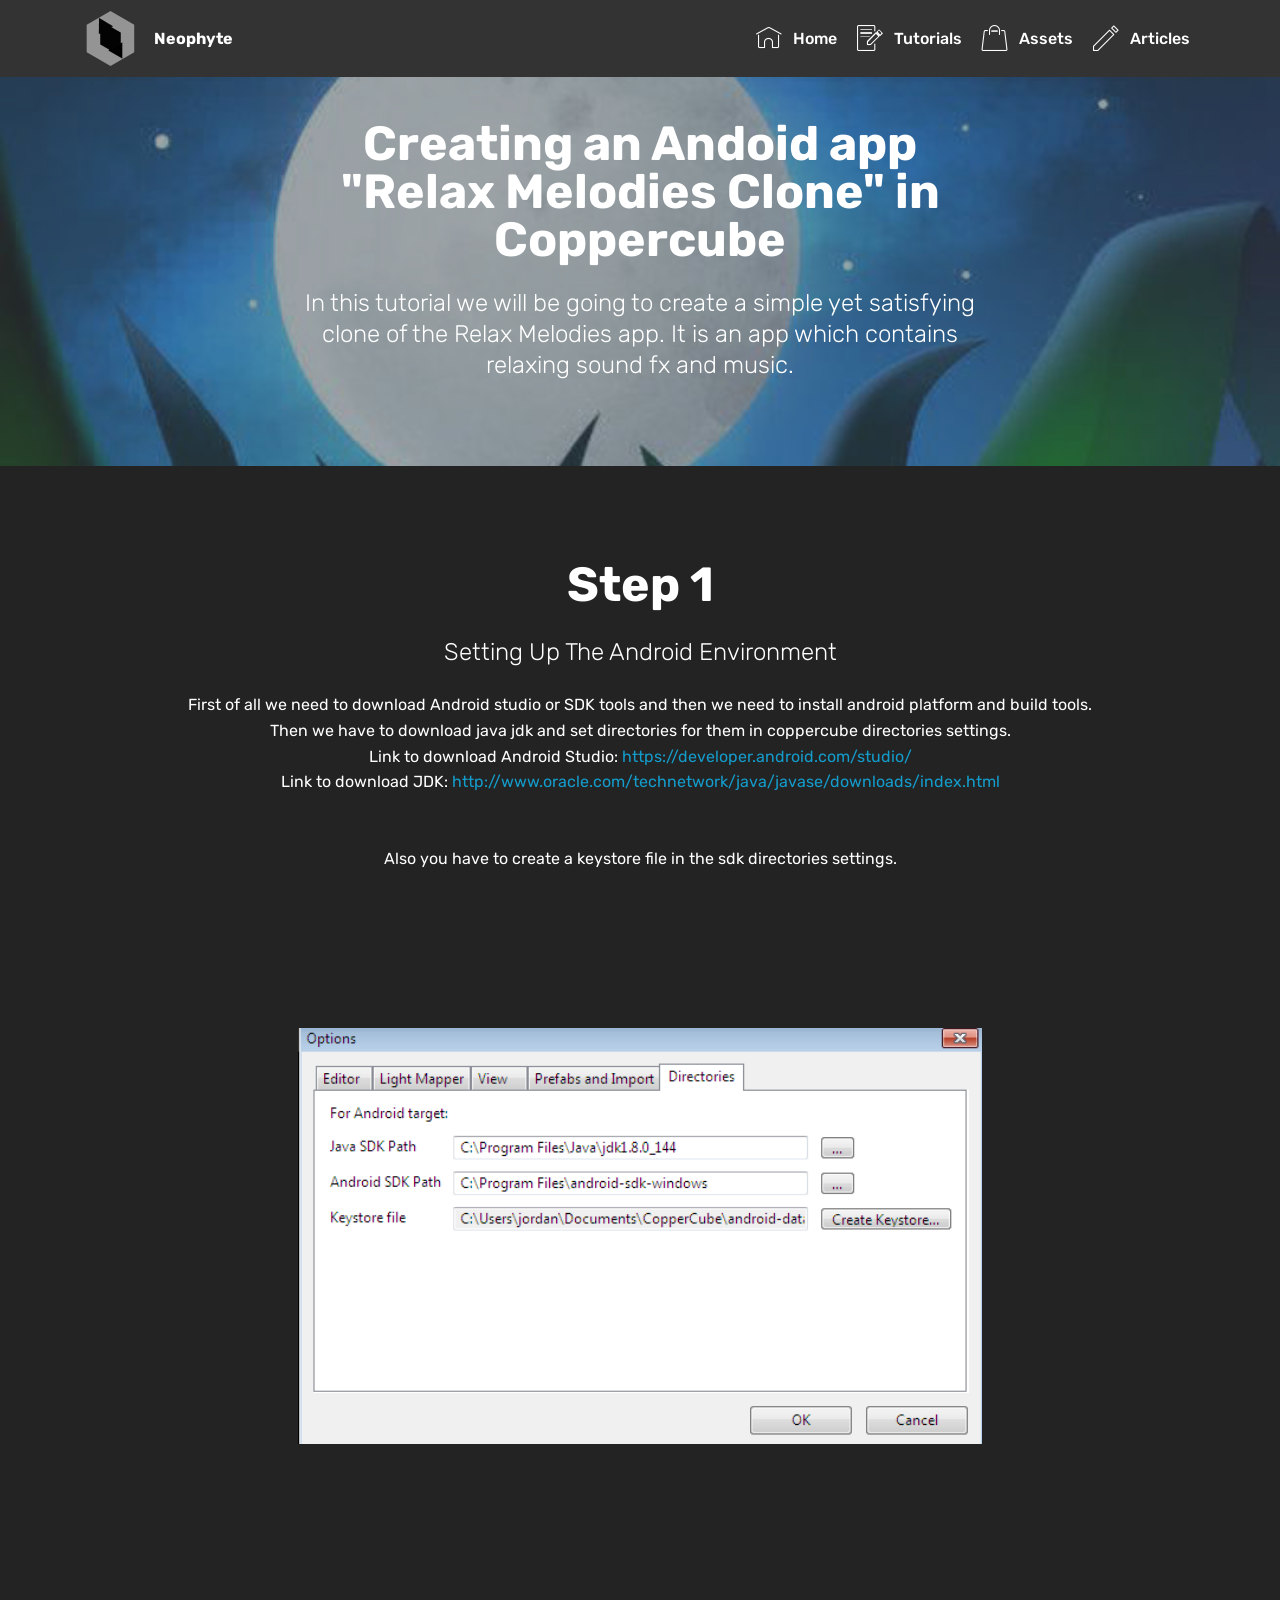
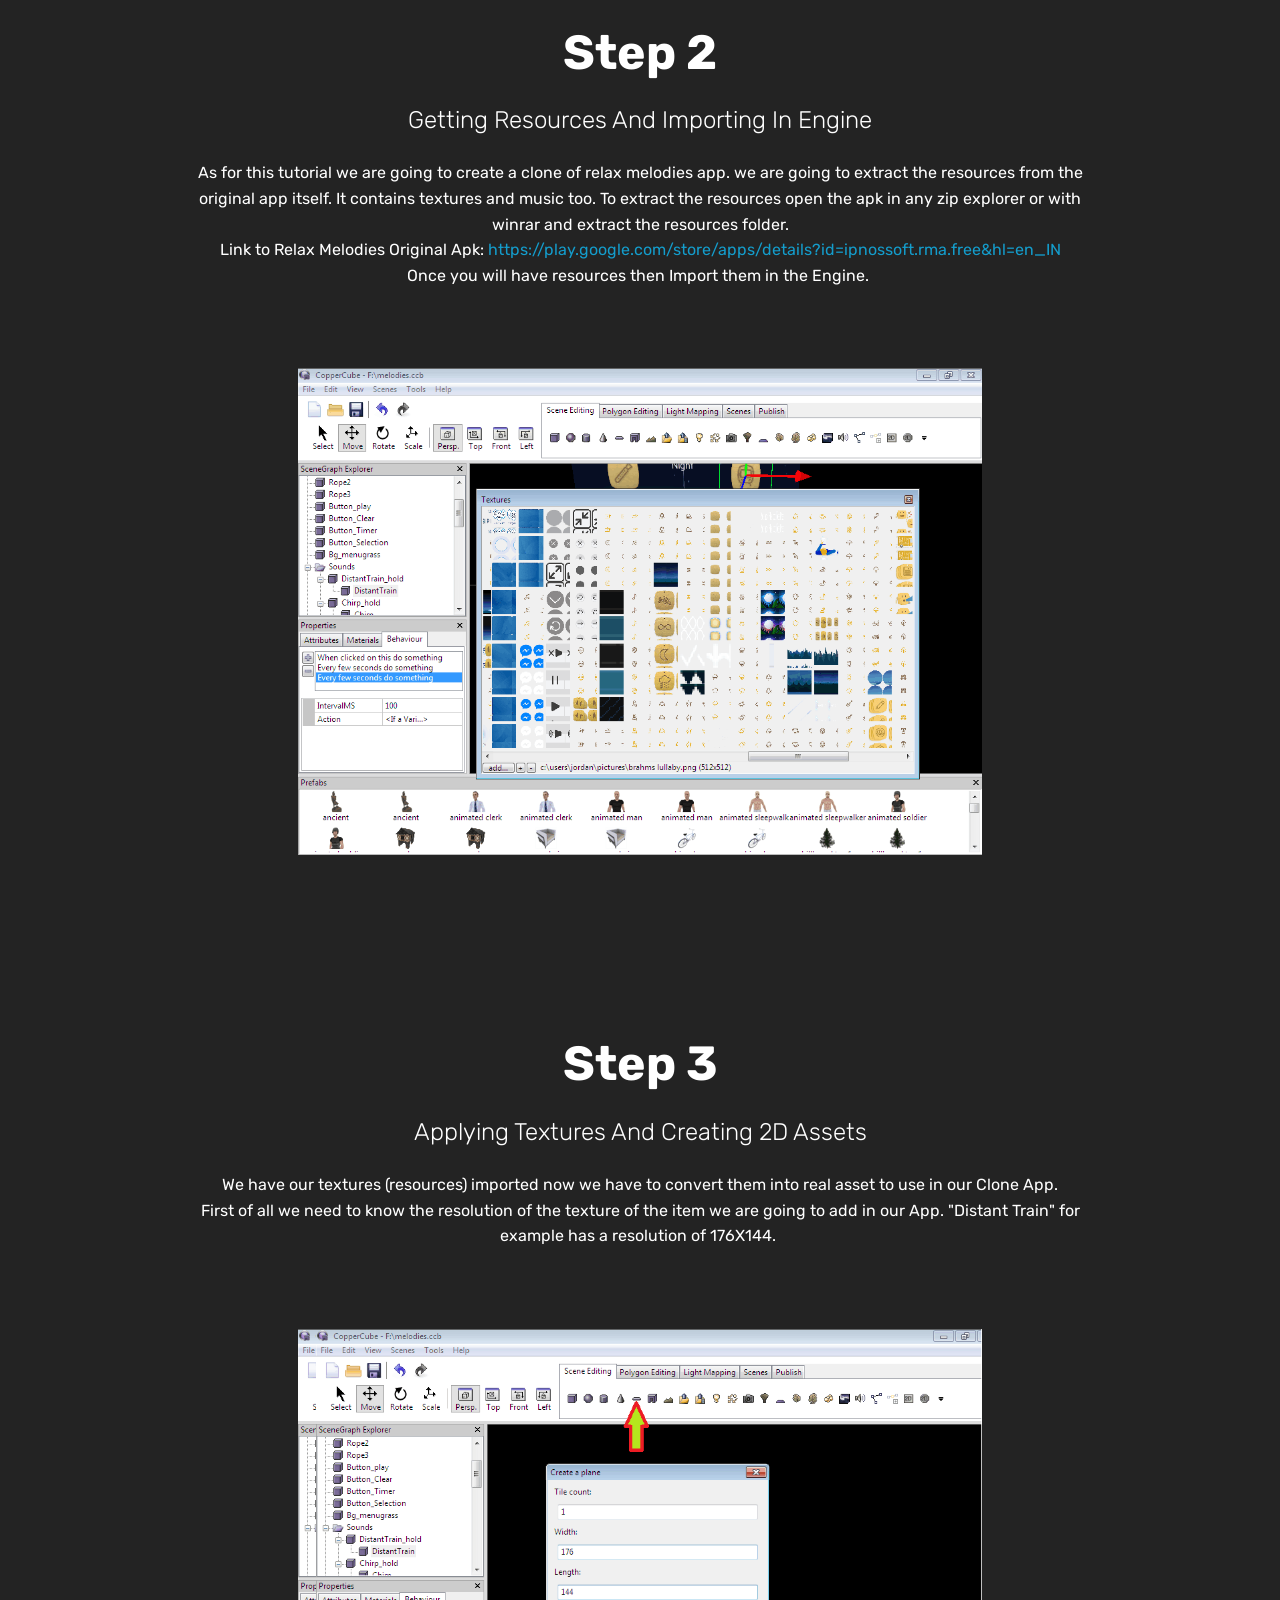
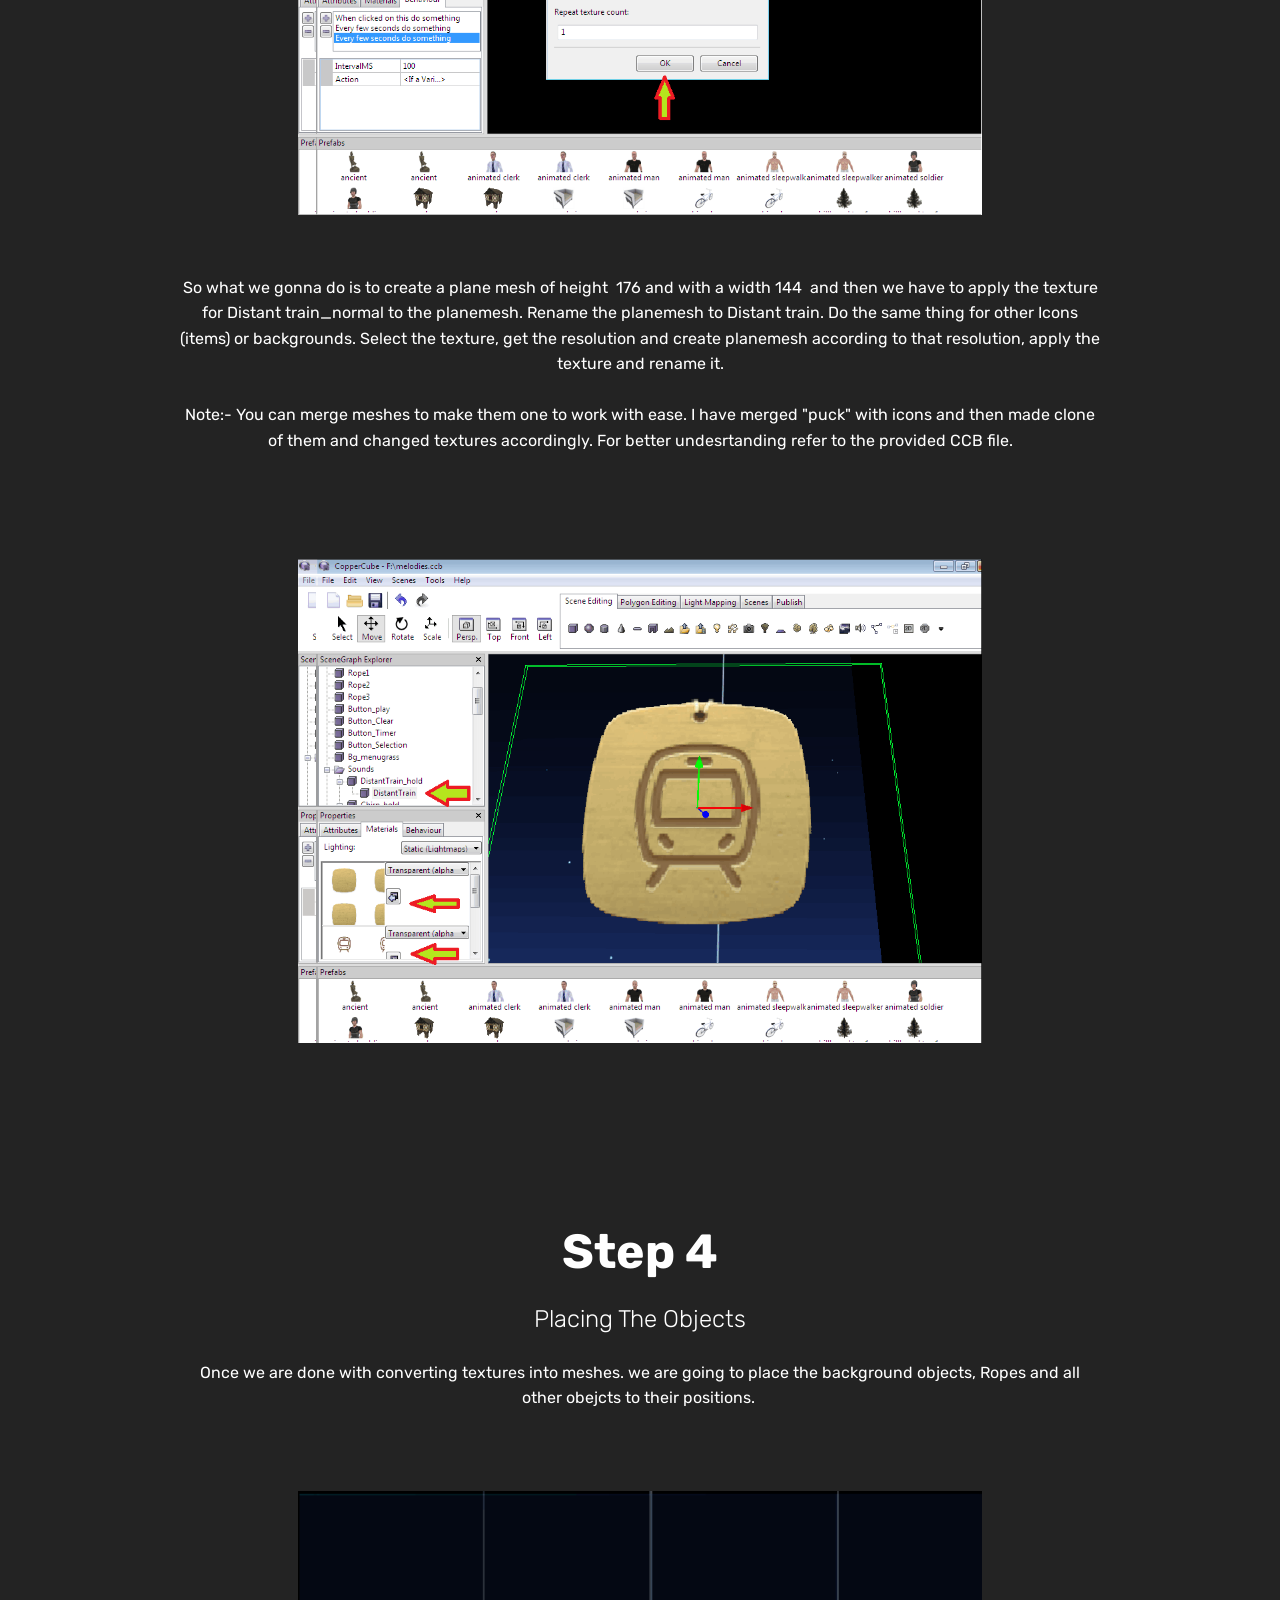
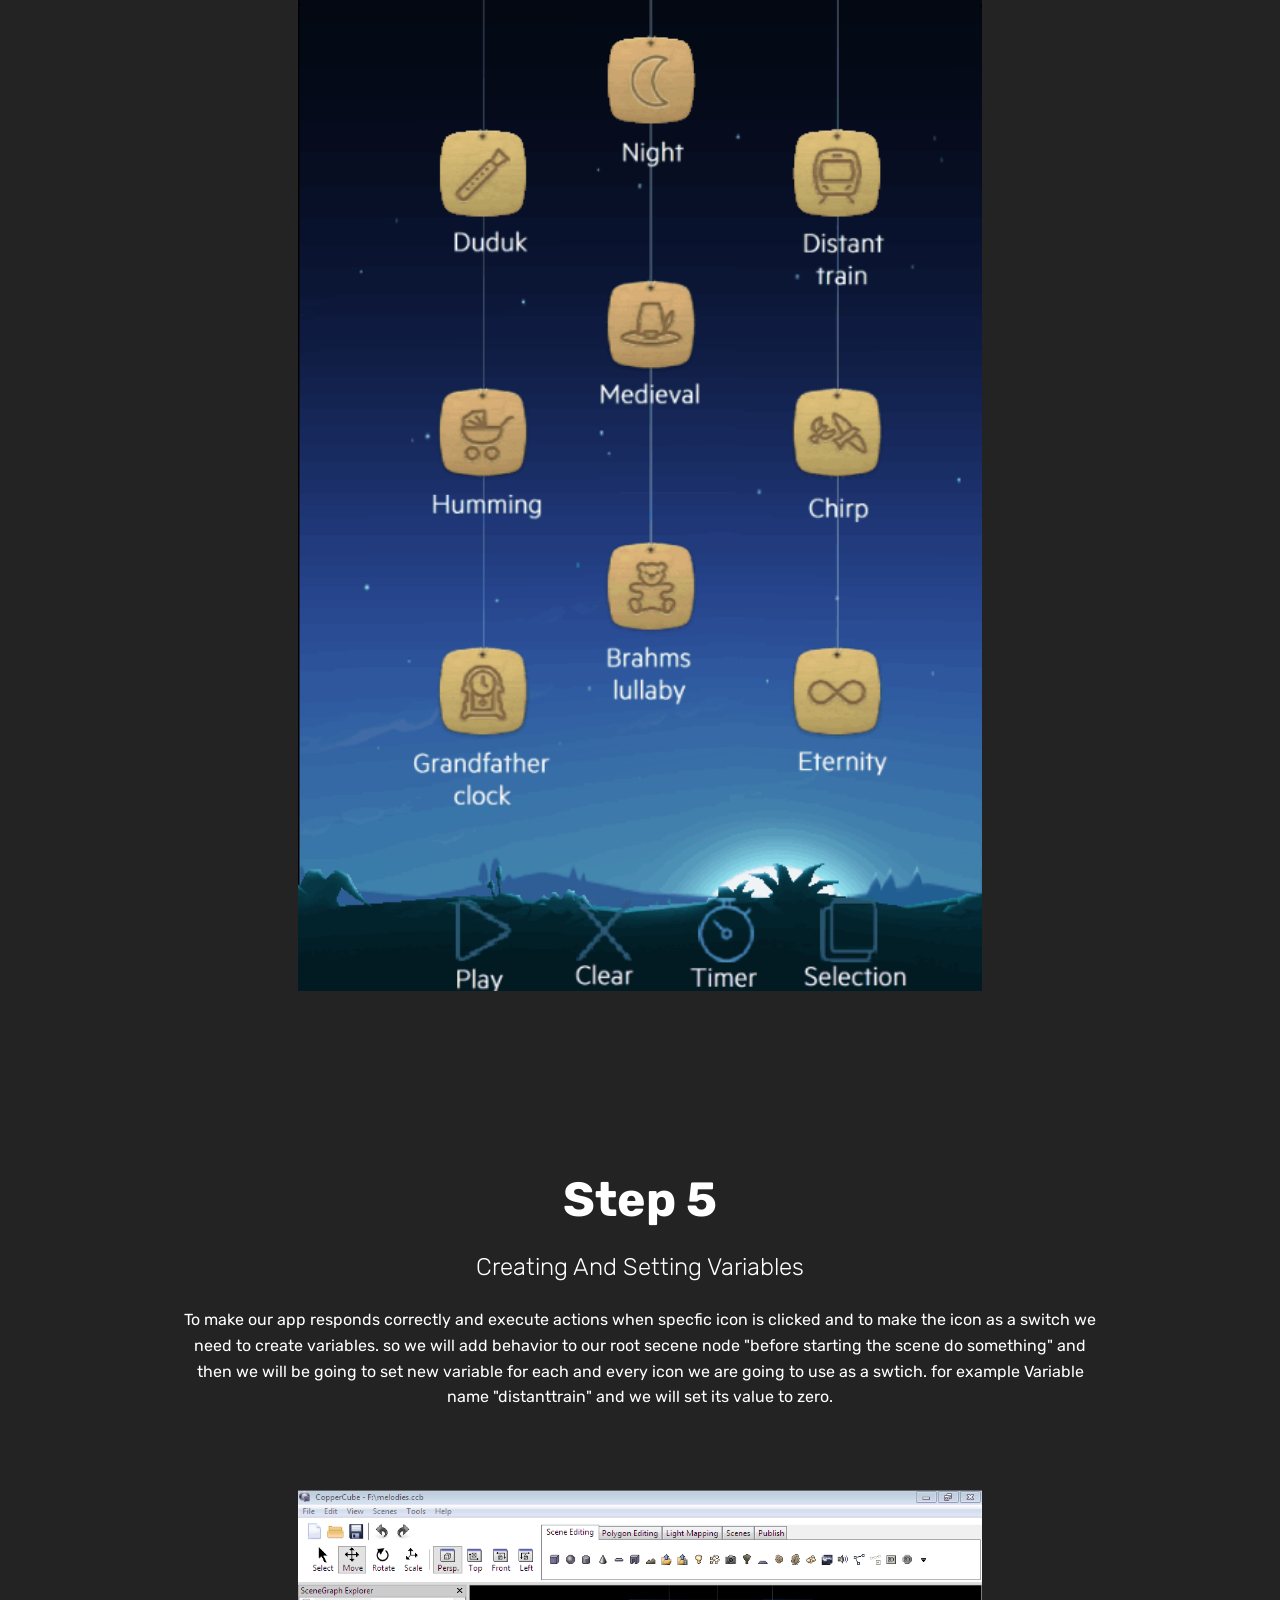
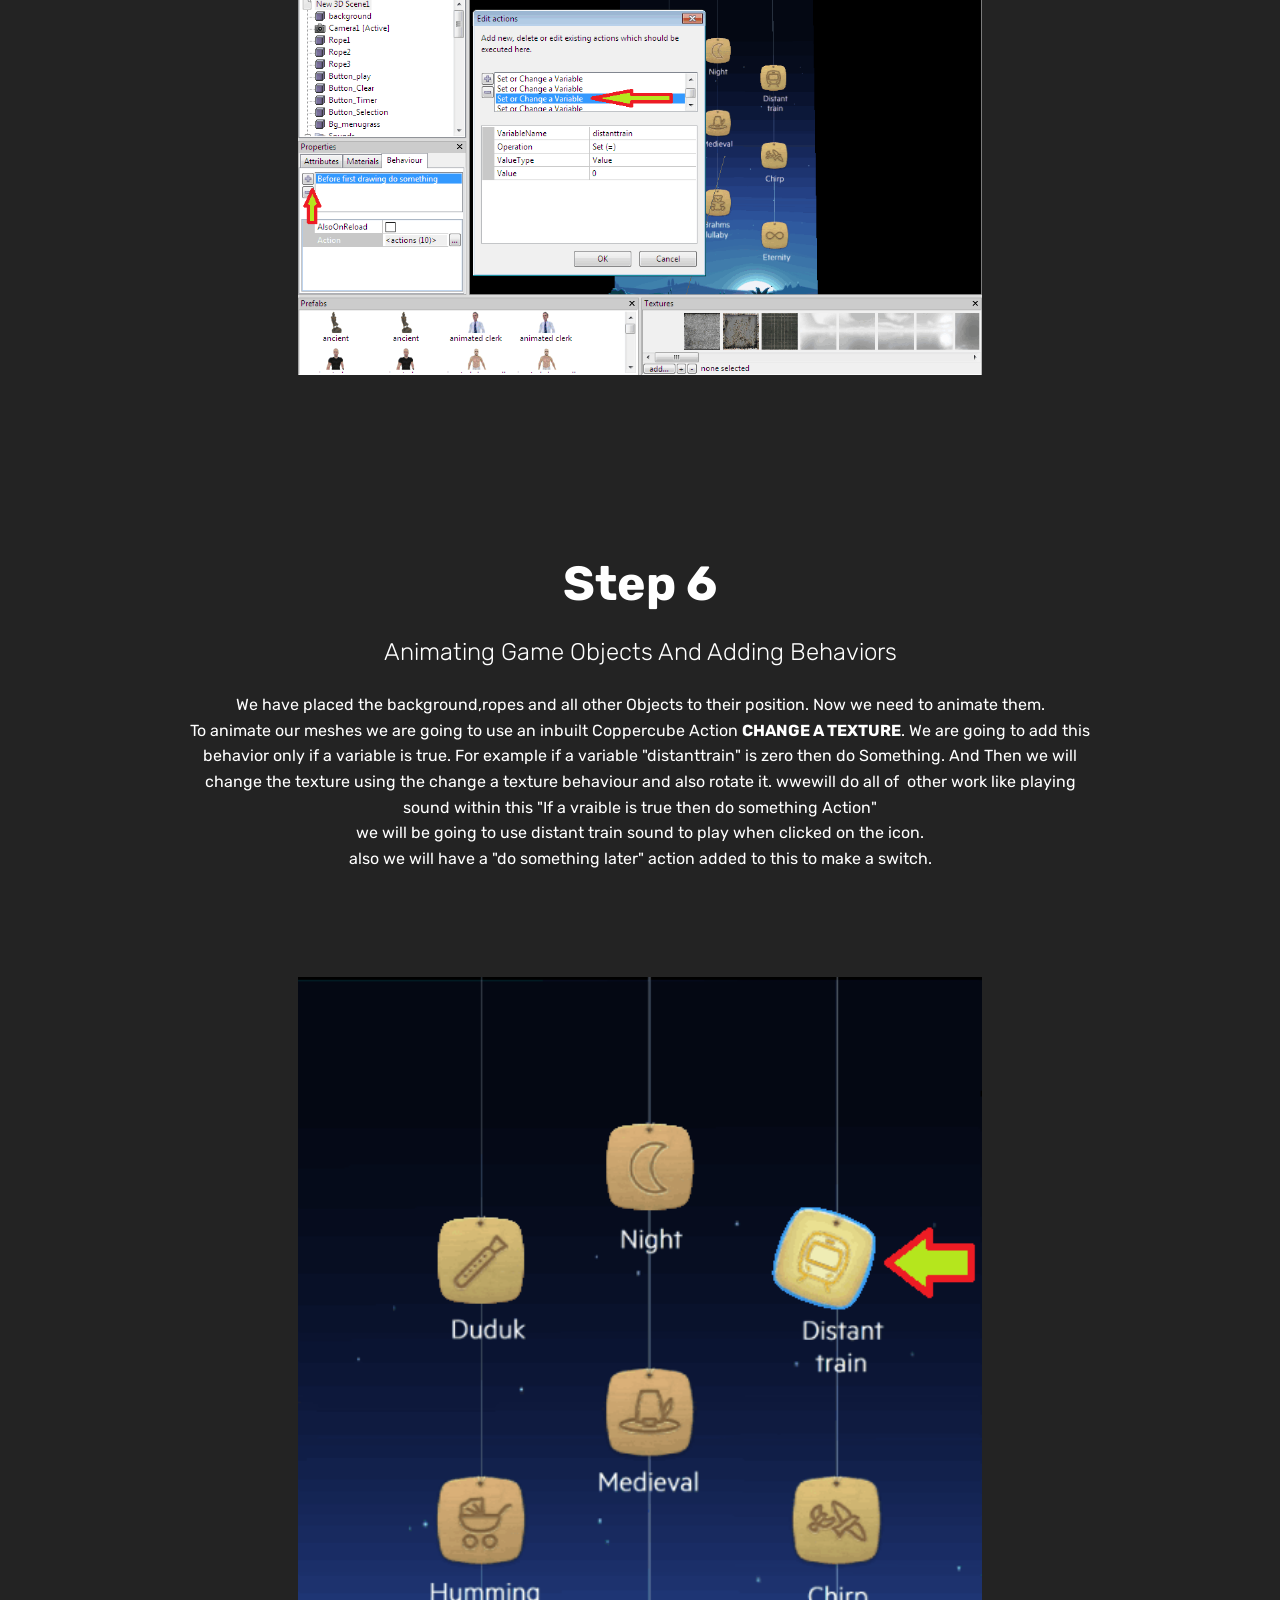
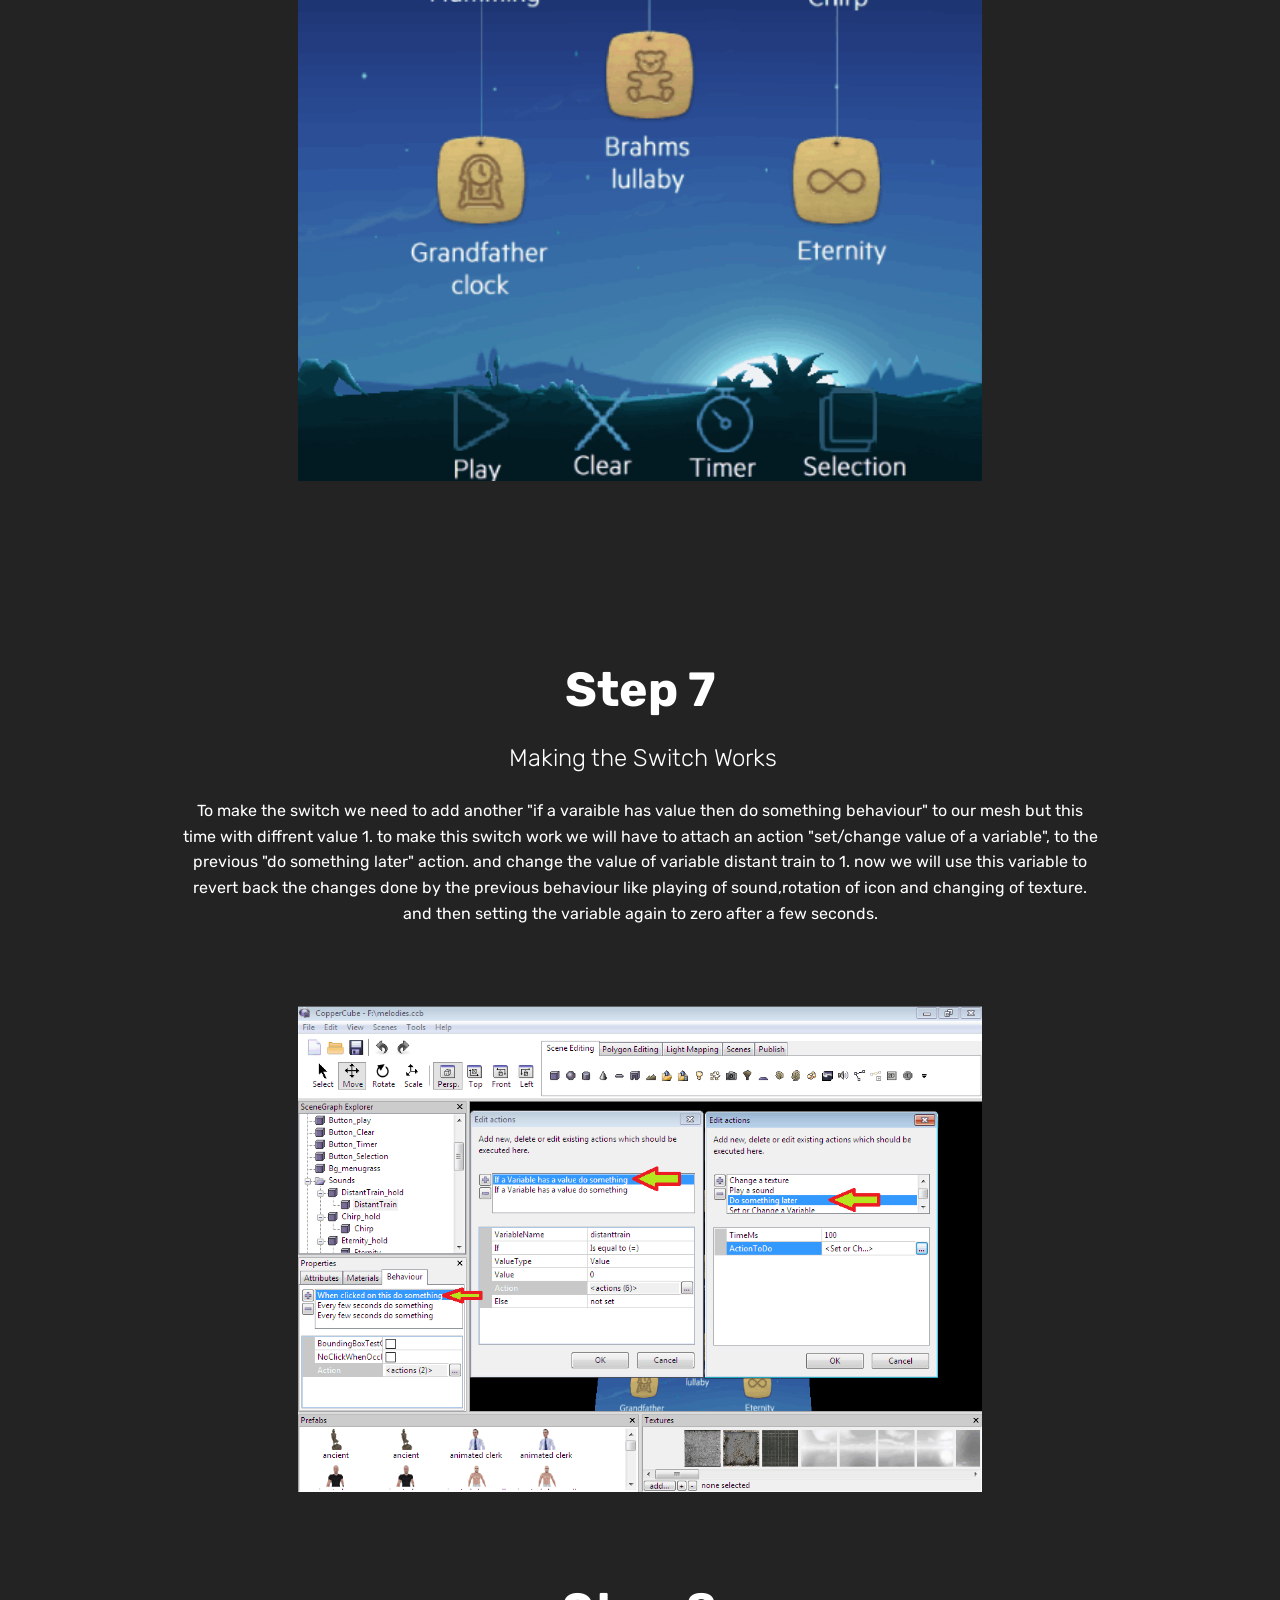
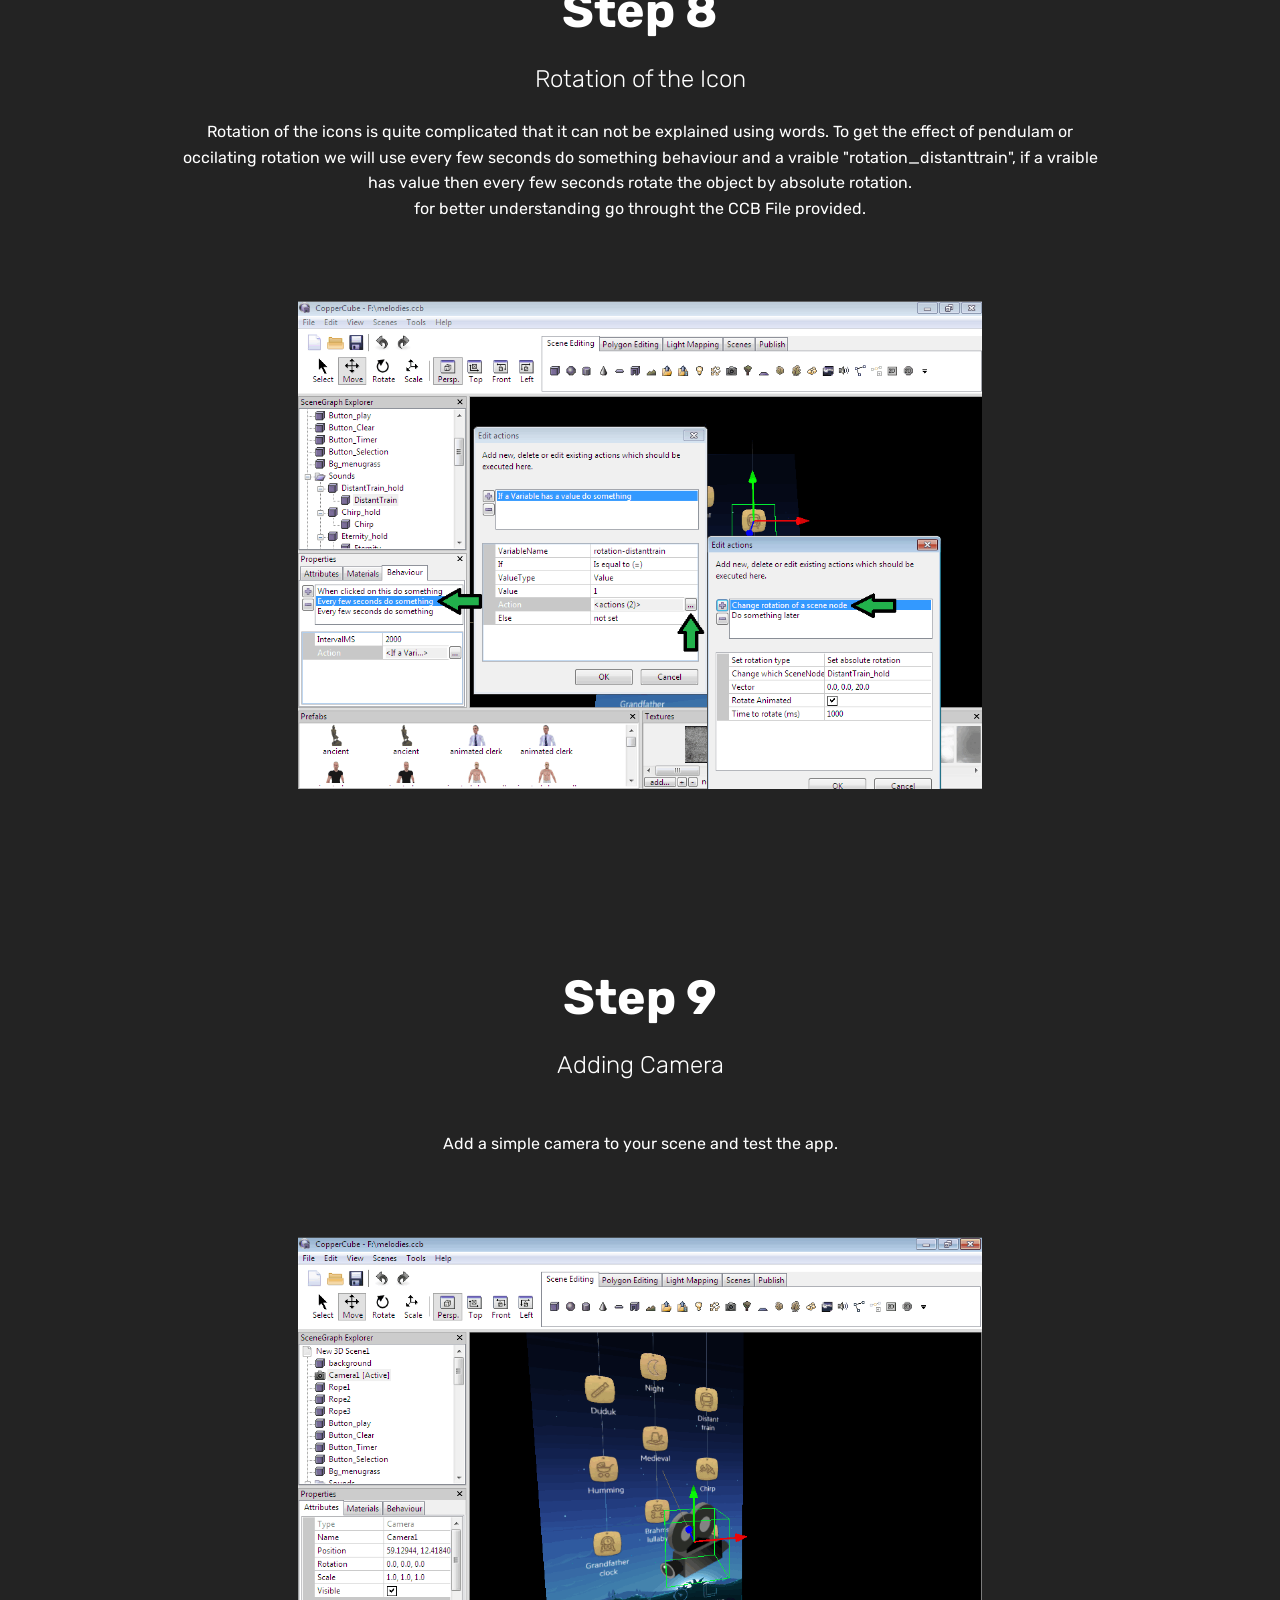
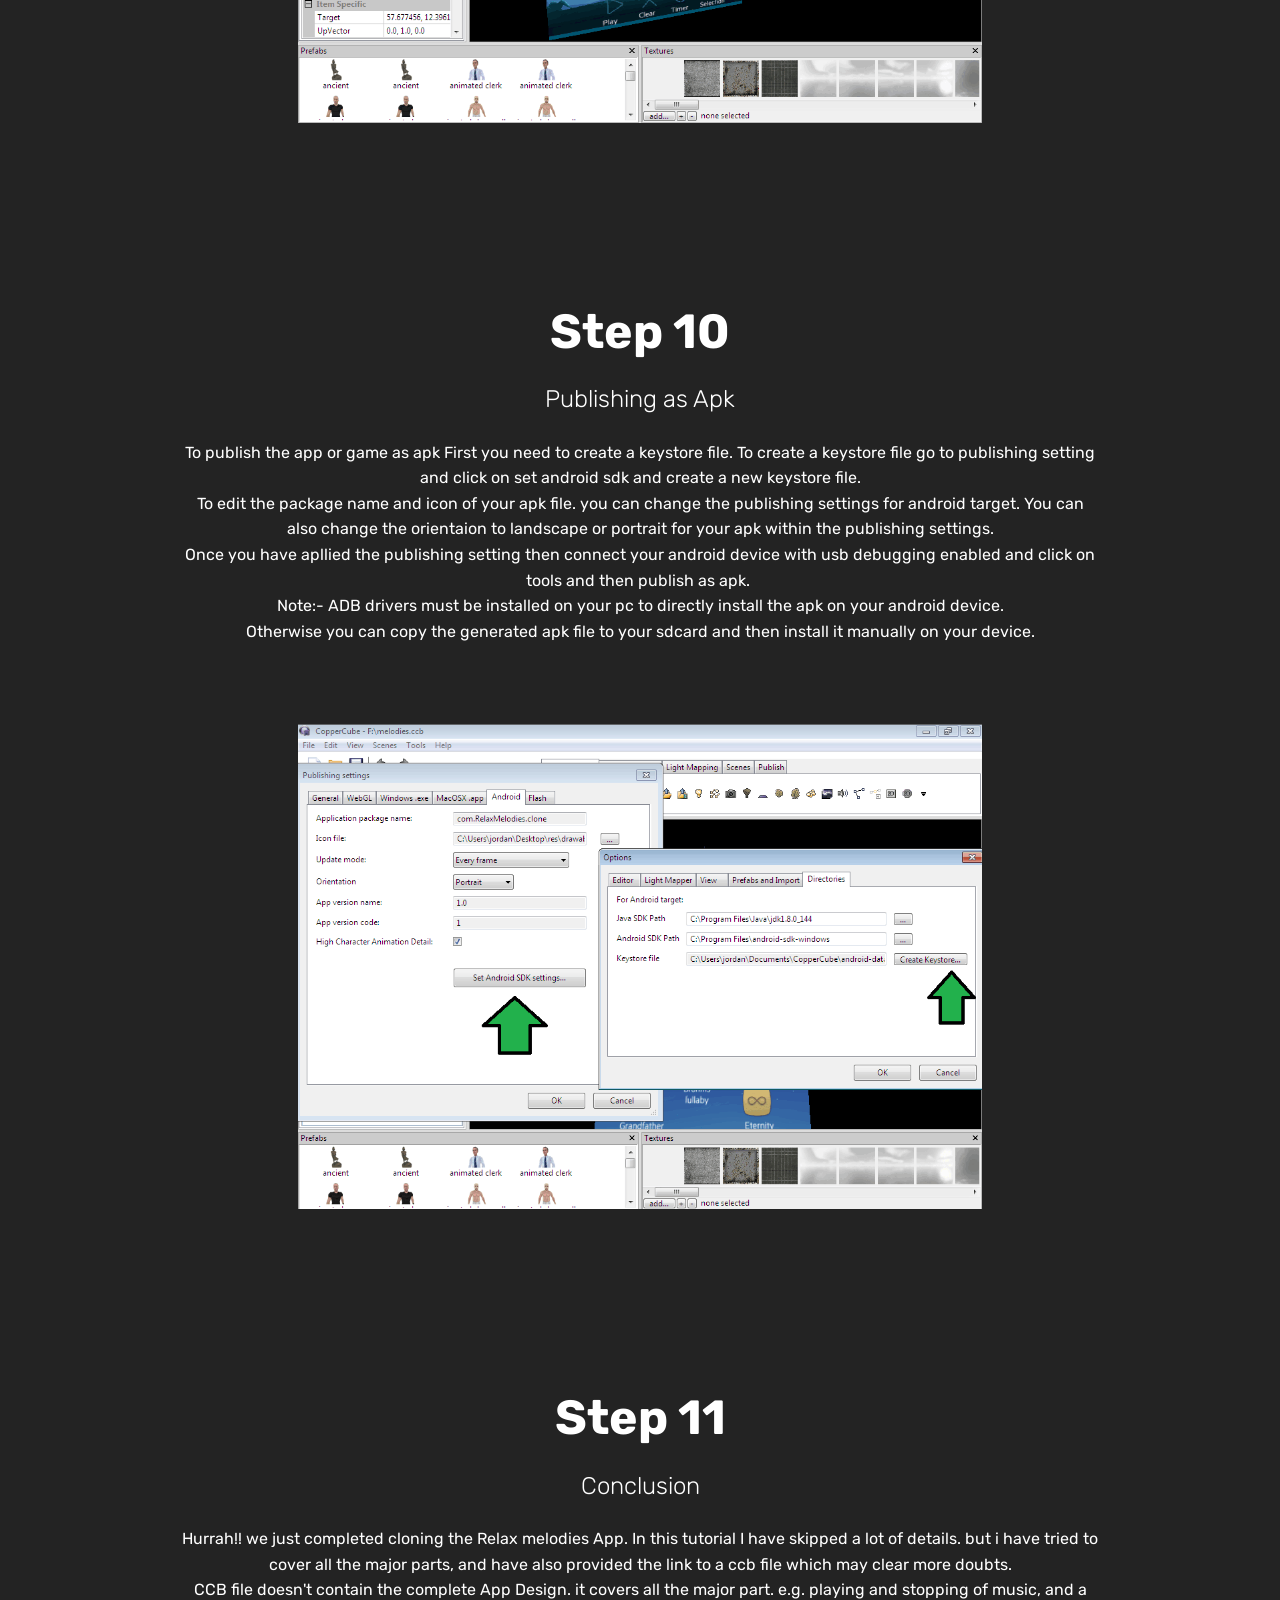
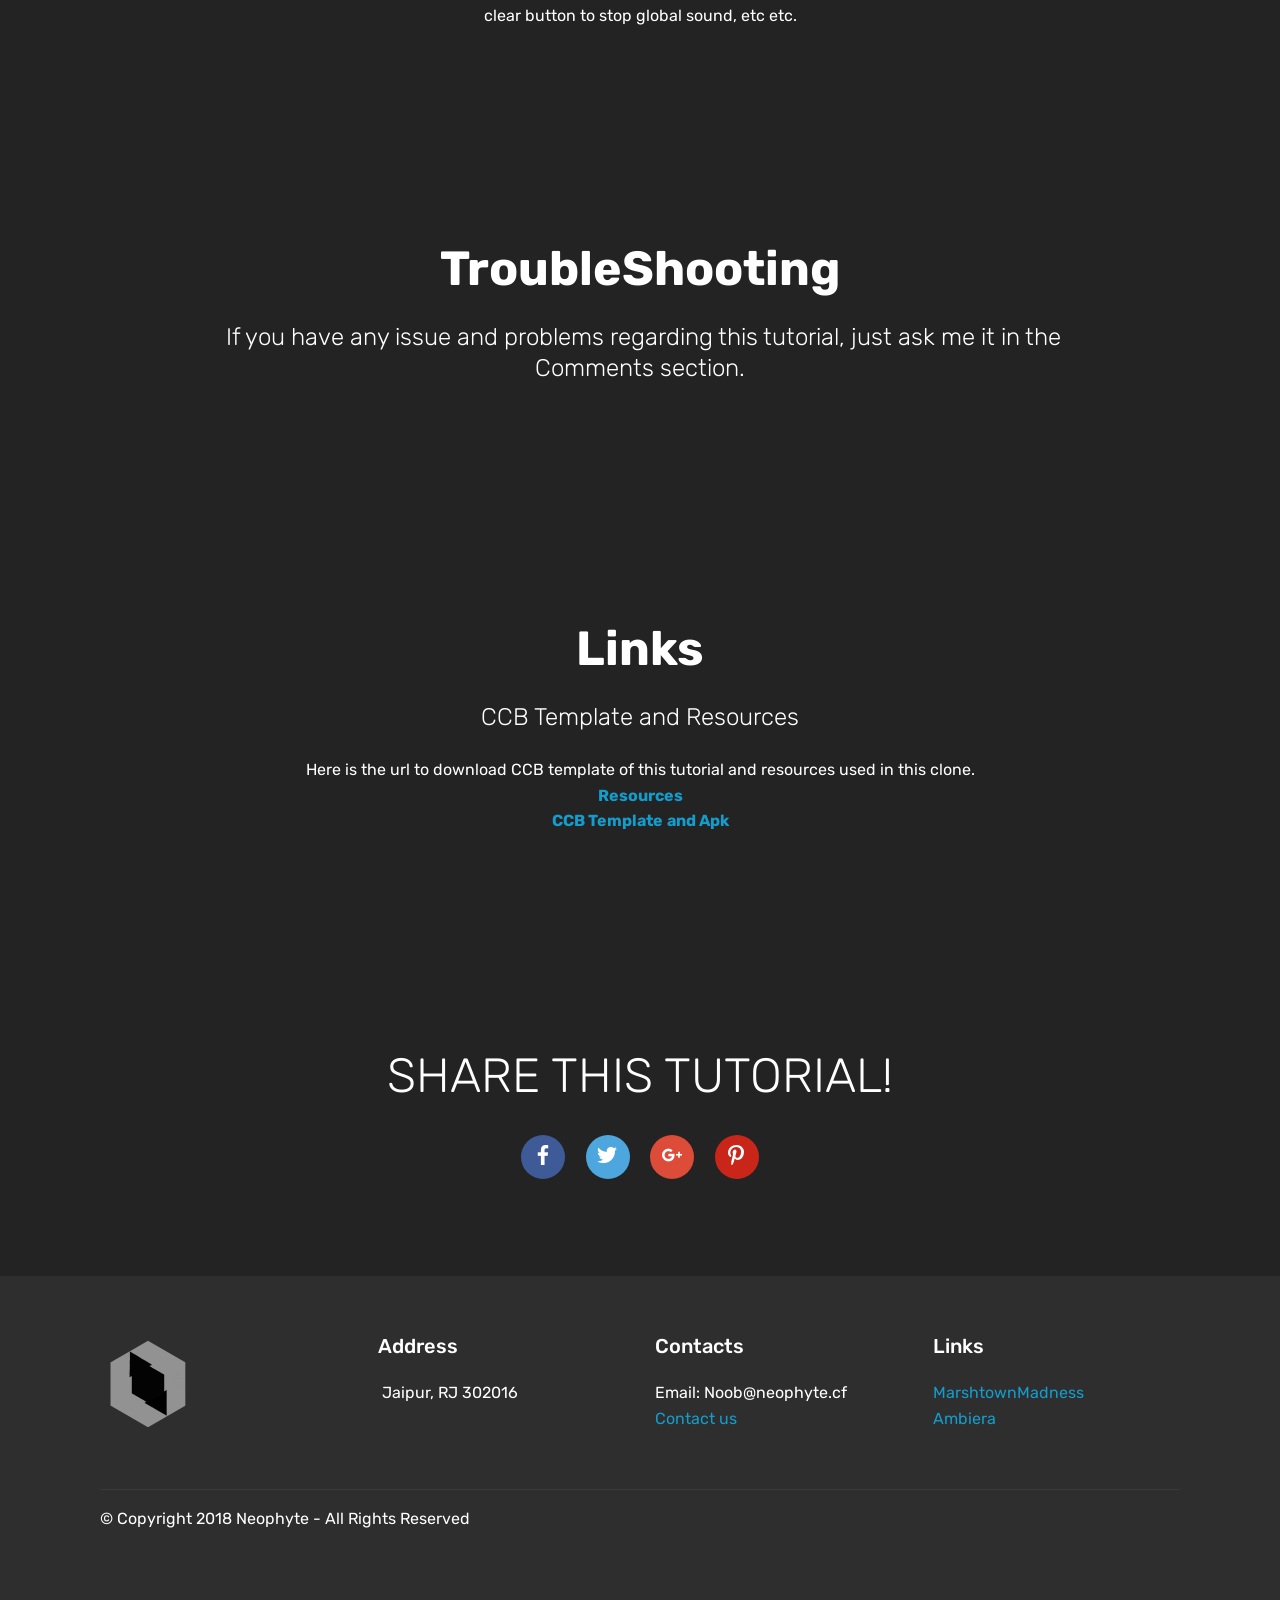
<file: tut3.html>
<!DOCTYPE html>
<html >
<head>
  <!-- Site made with Mobirise Website Builder v4.8.1, https://mobirise.com -->
  <meta charset="UTF-8">
  <meta http-equiv="X-UA-Compatible" content="IE=edge">
  <meta name="generator" content="Mobirise v4.8.1, mobirise.com">
  <meta name="viewport" content="width=device-width, initial-scale=1, minimum-scale=1">
  <link rel="shortcut icon" href="assets/images/logo2-128x128-2.png" type="image/x-icon">
  <meta name="description" content="Creating an Android App "Relax Melodies" using coppercube 3D software.
">
  <title>Android app making with Coppercube</title>
  <link rel="stylesheet" href="assets/web/assets/mobirise-icons/mobirise-icons.css">
  <link rel="stylesheet" href="assets/tether/tether.min.css">
  <link rel="stylesheet" href="assets/soundcloud-plugin/style.css">
  <link rel="stylesheet" href="assets/bootstrap/css/bootstrap.min.css">
  <link rel="stylesheet" href="assets/bootstrap/css/bootstrap-grid.min.css">
  <link rel="stylesheet" href="assets/bootstrap/css/bootstrap-reboot.min.css">
  <link rel="stylesheet" href="assets/facebook-plugin/style.css">
  <link rel="stylesheet" href="assets/socicon/css/styles.css">
  <link rel="stylesheet" href="assets/dropdown/css/style.css">
  <link rel="stylesheet" href="assets/animatecss/animate.min.css">
  <link rel="stylesheet" href="assets/theme/css/style.css">
  <link rel="stylesheet" href="assets/mobirise/css/mbr-additional.css" type="text/css">
  
  
  
</head>
<body>
  <section class="menu cid-qSeOY1BvVD" once="menu" id="menu1-5c">

    

    <nav class="navbar navbar-expand beta-menu navbar-dropdown align-items-center navbar-toggleable-sm">
        <button class="navbar-toggler navbar-toggler-right" type="button" data-toggle="collapse" data-target="#navbarSupportedContent" aria-controls="navbarSupportedContent" aria-expanded="false" aria-label="Toggle navigation">
            <div class="hamburger">
                <span></span>
                <span></span>
                <span></span>
                <span></span>
            </div>
        </button>
        <div class="menu-logo">
            <div class="navbar-brand">
                <span class="navbar-logo">
                    <a href="http://neophyte.cf/">
                         <img src="assets/images/logo2-122x122.png" alt="Neophyte" title="" style="height: 3.8rem;">
                    </a>
                </span>
                <span class="navbar-caption-wrap"><a class="navbar-caption text-white display-4" href="http://neophyte.cf/">Neophyte</a></span>
            </div>
        </div>
        <div class="collapse navbar-collapse" id="navbarSupportedContent">
            <ul class="navbar-nav nav-dropdown nav-right" data-app-modern-menu="true"><li class="nav-item">
                    <a class="nav-link link text-white display-4" href="index.html">
                        <span class="mbri-home mbr-iconfont mbr-iconfont-btn"></span>Home</a>
                </li><li class="nav-item"><a class="nav-link link text-white display-4" href="tutorials.html"><span class="mbri-edit mbr-iconfont mbr-iconfont-btn"></span>
                        Tutorials</a></li><li class="nav-item"><a class="nav-link link text-white display-4" href="assetsdwnld.html"><span class="mbri-shopping-bag mbr-iconfont mbr-iconfont-btn"></span>Assets</a></li><li class="nav-item"><a class="nav-link link text-white display-4" href="articals.html"><span class="mbri-edit2 mbr-iconfont mbr-iconfont-btn"></span>Articles</a></li></ul>
            
        </div>
    </nav>
</section>

<section class="engine"><a href="https://mobiri.se/t">free amp template</a></section><section class="mbr-section content5 cid-qSeOXZ2qRS mbr-parallax-background" id="content5-5b">

    

    <div class="mbr-overlay" style="opacity: 0.5; background-color: rgb(70, 80, 82);">
    </div>

    <div class="container">
        <div class="media-container-row">
            <div class="title col-12 col-md-8">
                <h2 class="align-center mbr-bold mbr-white pb-3 mbr-fonts-style display-2">Creating an Andoid app "Relax Melodies Clone" in Coppercube</h2>
                <h3 class="mbr-section-subtitle align-center mbr-light mbr-white pb-3 mbr-fonts-style display-5">In this tutorial we will be going to create a simple yet satisfying clone of the Relax Melodies app. It is an app which contains relaxing sound fx and music.</h3>
                
                
            </div>
        </div>
    </div>
</section>

<section class="header4 cid-qSeOY4gR5W" id="header4-5d">

    

    

    <div class="container">
        <div class="row justify-content-md-center">
            <div class="media-content col-md-10">
                <h1 class="mbr-section-title align-center mbr-white pb-3 mbr-bold mbr-fonts-style display-2">Step 1</h1>
                <h3 class="mbr-section-subtitle align-center mbr-white mbr-light pb-3 mbr-fonts-style display-5">Setting Up The Android Environment</h3>
                <div class="mbr-text align-center mbr-white pb-3">
                    <p class="mbr-text mbr-fonts-style display-7">First of all we need to download Android studio or SDK tools and then we need to install android platform and build tools.<br>Then we have to download java jdk and set directories for them in coppercube directories settings.<a href="https://www.sounds-resource.com/" target="_blank"><br></a>Link to download Android Studio:&nbsp;<a href="https://developer.android.com/studio/" target="_blank">https://developer.android.com/studio/</a><br>Link to download JDK:&nbsp;<a href="http://www.oracle.com/technetwork/java/javase/downloads/index.html" target="_blank">http://www.oracle.com/technetwork/java/javase/downloads/index.html</a><br><a href="http://www.oracle.com/technetwork/java/javase/downloads/index.html" target="_blank"><br></a><br>Also you have to create a keystore file in the sdk directories settings.<a href="http://www.oracle.com/technetwork/java/javase/downloads/index.html" target="_blank"><br></a><a href="http://textures-resource.com/" target="_blank"><br></a><a href="http://www.models-resource.com" target="_blank"><br></a><br></p>
                </div>
                
            </div>
            <div class="mbr-figure pt-5">
                <img src="assets/images/keystore-578x351.png" alt="Step 1" title="" style="width: 60%;">
            </div>
        </div>
    </div>
</section>

<section class="header4 cid-qSeOY786Vh" id="header4-5e">

    

    

    <div class="container">
        <div class="row justify-content-md-center">
            <div class="media-content col-md-10">
                <h1 class="mbr-section-title align-center mbr-white pb-3 mbr-bold mbr-fonts-style display-2">Step 2</h1>
                <h3 class="mbr-section-subtitle align-center mbr-white mbr-light pb-3 mbr-fonts-style display-5">Getting Resources And Importing In Engine</h3>
                <div class="mbr-text align-center mbr-white pb-3">
                    <p class="mbr-text mbr-fonts-style display-7">As for this tutorial we are going to create a clone of relax melodies app. we are going to extract the resources from the original app itself. It contains textures and music too. To extract the resources open the apk in any zip explorer or with winrar and extract the resources folder.<br>Link to Relax Melodies Original Apk:&nbsp;<a href="https://play.google.com/store/apps/details?id=ipnossoft.rma.free&hl=en_IN" target="_blank">https://play.google.com/store/apps/details?id=ipnossoft.rma.free&amp;hl=en_IN</a><br>Once you will have resources then Import them in the Engine.&nbsp;</p>
                </div>
                
            </div>
            <div class="mbr-figure pt-5">
                <img src="assets/images/textures1-1023x728.png" alt="Step 2" title="" style="width: 60%;">
            </div>
        </div>
    </div>
</section>

<section class="header4 cid-qSeOY9EVti" id="header4-5f">

    

    

    <div class="container">
        <div class="row justify-content-md-center">
            <div class="media-content col-md-10">
                <h1 class="mbr-section-title align-center mbr-white pb-3 mbr-bold mbr-fonts-style display-2">Step 3</h1>
                <h3 class="mbr-section-subtitle align-center mbr-white mbr-light pb-3 mbr-fonts-style display-5">Applying Textures And Creating 2D Assets</h3>
                <div class="mbr-text align-center mbr-white pb-3">
                    <p class="mbr-text mbr-fonts-style display-7">We have our textures (resources) imported now we have to convert them into real asset to use in our Clone App.<br>First of all we need to know the resolution of the texture of the item we are going to add in our App. "Distant Train" for example has a resolution of 176X144.&nbsp;<br></p>
                </div>
                
            </div>
            <div class="mbr-figure pt-5">
                <img src="assets/images/planemesh1-1025x728.png" alt="Step 3" title="" style="width: 60%;">
            </div>
        </div>
    </div>
</section>

<section class="header4 cid-qSeOYcp3PY" id="header4-5g">

    

    

    <div class="container">
        <div class="row justify-content-md-center">
            <div class="media-content col-md-10">
                
                
                <div class="mbr-text align-center mbr-white pb-3">
                    <p class="mbr-text mbr-fonts-style display-7">So what we gonna do is to create a plane mesh of height &nbsp;176 and with a width 144 &nbsp;and then we have to apply the texture for Distant train_normal to the planemesh. Rename the planemesh to Distant train. Do the same thing for other Icons (items) or backgrounds. Select the texture, get the resolution and create planemesh according to that resolution, apply the texture and rename it.<br><br>Note:- You can merge meshes to make them one to work with ease. I have merged "puck" with icons and then made clone of them and changed textures accordingly. For better undesrtanding refer to the provided CCB file.<br><br></p>
                </div>
                
            </div>
            <div class="mbr-figure pt-5">
                <img src="assets/images/textures2-1027x726.png" alt="Step 3.2" title="" style="width: 60%;">
            </div>
        </div>
    </div>
</section>

<section class="header4 cid-qSeOYf7XBS" id="header4-5h">

    

    

    <div class="container">
        <div class="row justify-content-md-center">
            <div class="media-content col-md-10">
                <h1 class="mbr-section-title align-center mbr-white pb-3 mbr-bold mbr-fonts-style display-2">Step 4</h1>
                <h3 class="mbr-section-subtitle align-center mbr-white mbr-light pb-3 mbr-fonts-style display-5">Placing The Objects</h3>
                <div class="mbr-text align-center mbr-white pb-3">
                    <p class="mbr-text mbr-fonts-style display-7">Once we are done with converting textures into meshes. we are going to place the background objects, Ropes and all other obejcts to their positions.&nbsp;</p>
                </div>
                
            </div>
            <div class="mbr-figure pt-5">
                <img src="assets/images/melodies-477x767.png" alt="Step 4" title="" style="width: 60%;">
            </div>
        </div>
    </div>
</section>

<section class="header4 cid-qSeOYiV7xy" id="header4-5i">

    

    

    <div class="container">
        <div class="row justify-content-md-center">
            <div class="media-content col-md-10">
                <h1 class="mbr-section-title align-center mbr-white pb-3 mbr-bold mbr-fonts-style display-2">Step 5</h1>
                <h3 class="mbr-section-subtitle align-center mbr-white mbr-light pb-3 mbr-fonts-style display-5">Creating And Setting Variables</h3>
                <div class="mbr-text align-center mbr-white pb-3">
                    <p class="mbr-text mbr-fonts-style display-7">To make our app responds correctly and execute actions when specfic icon is clicked and to make the icon as a switch we need to create variables. so we will add behavior to our root secene node "before starting the scene do something" and then we will be going to set new variable for each and every icon we are going to use as a swtich. for example Variable name "distanttrain" and we will set its value to zero.<br></p>
                </div>
                
            </div>
            <div class="mbr-figure pt-5">
                <img src="assets/images/melodies-1024x727.png" alt="Step 5" title="" style="width: 60%;">
            </div>
        </div>
    </div>
</section>

<section class="header4 cid-qSeOYl3zzG" id="header4-5j">

    

    

    <div class="container">
        <div class="row justify-content-md-center">
            <div class="media-content col-md-10">
                <h1 class="mbr-section-title align-center mbr-white pb-3 mbr-bold mbr-fonts-style display-2">Step 6</h1>
                <h3 class="mbr-section-subtitle align-center mbr-white mbr-light pb-3 mbr-fonts-style display-5">Animating Game Objects And Adding Behaviors</h3>
                <div class="mbr-text align-center mbr-white pb-3">
                    <p class="mbr-text mbr-fonts-style display-7">We have placed the background,ropes and all other Objects to their position. Now we need to animate them.<br>To animate our meshes we are going to use an inbuilt Coppercube Action&nbsp;<strong>CHANGE&nbsp;A TEXTURE</strong>. We are going to add this behavior only if a variable is true. For example if a variable "distanttrain" is zero then do Something. And Then we will change the texture using the change a texture behaviour and also rotate it. wwewill do all of &nbsp;other work like playing sound within this "If a vraible is true then do something Action"<br>we will be going to use distant train sound to play when clicked on the icon.<br>also we will have a "do something later" action added to this to make a switch.<br><br></p>
                </div>
                
            </div>
            <div class="mbr-figure pt-5">
                <img src="assets/images/animated-melodies-475x767.png" alt="Step 6" title="" style="width: 60%;">
            </div>
        </div>
    </div>
</section>

<section class="header4 cid-qSeOYndbg7" id="header4-5k">

    

    

    <div class="container">
        <div class="row justify-content-md-center">
            <div class="media-content col-md-10">
                <h1 class="mbr-section-title align-center mbr-white pb-3 mbr-bold mbr-fonts-style display-2">Step 7</h1>
                <h3 class="mbr-section-subtitle align-center mbr-white mbr-light pb-3 mbr-fonts-style display-5">&nbsp;Making the Switch Works</h3>
                <div class="mbr-text align-center mbr-white pb-3">
                    <p class="mbr-text mbr-fonts-style display-7">To make the switch we need to add another "if a varaible has value then do something behaviour" to our mesh but this time with diffrent value 1. to make this switch work we will have to attach an action "set/change value of a variable", to the previous "do something later" action. and change the value of variable distant train to 1. now we will use this variable to revert back the changes done by the previous behaviour like playing of sound,rotation of icon and changing of texture. and then setting the variable again to zero after a few seconds.</p>
                </div>
                
            </div>
            <div class="mbr-figure pt-5">
                <img src="assets/images/behaviours-1023x727.png" alt="Step 7" title="" style="width: 60%;">
            </div>
        </div>
    </div>
</section>

<section class="header4 cid-qSeOYwboHm" id="header4-5o">

    

    

    <div class="container">
        <div class="row justify-content-md-center">
            <div class="media-content col-md-10">
                <h1 class="mbr-section-title align-center mbr-white pb-3 mbr-bold mbr-fonts-style display-2">Step 8</h1>
                <h3 class="mbr-section-subtitle align-center mbr-white mbr-light pb-3 mbr-fonts-style display-5">Rotation of the Icon</h3>
                <div class="mbr-text align-center mbr-white pb-3">
                    <p class="mbr-text mbr-fonts-style display-7">Rotation of the icons is quite complicated that it can not be explained using words. To get the effect of pendulam or occilating rotation we will use every few seconds do something behaviour and a vraible "rotation_distanttrain", if a vraible has value then every few seconds rotate the object by absolute rotation.<br>for better understanding go throught the CCB File provided.</p>
                </div>
                
            </div>
            <div class="mbr-figure pt-5">
                <img src="assets/images/roatations-1022x728.png" alt="Step 5" title="" style="width: 60%;">
            </div>
        </div>
    </div>
</section>

<section class="header4 cid-qSeOYFb22v" id="header4-5s">

    

    

    <div class="container">
        <div class="row justify-content-md-center">
            <div class="media-content col-md-10">
                <h1 class="mbr-section-title align-center mbr-white pb-3 mbr-bold mbr-fonts-style display-2">Step 9</h1>
                <h3 class="mbr-section-subtitle align-center mbr-white mbr-light pb-3 mbr-fonts-style display-5">Adding Camera</h3>
                <div class="mbr-text align-center mbr-white pb-3">
                    <p class="mbr-text mbr-fonts-style display-7"><br>Add a simple camera to your scene and test the app.<br></p>
                </div>
                
            </div>
            <div class="mbr-figure pt-5">
                <img src="assets/images/simple-camera-1024x728.png" alt="Step 5" title="" style="width: 60%;">
            </div>
        </div>
    </div>
</section>

<section class="header4 cid-qSeOYyKbDq" id="header4-5p">

    

    

    <div class="container">
        <div class="row justify-content-md-center">
            <div class="media-content col-md-10">
                <h1 class="mbr-section-title align-center mbr-white pb-3 mbr-bold mbr-fonts-style display-2">Step 10</h1>
                <h3 class="mbr-section-subtitle align-center mbr-white mbr-light pb-3 mbr-fonts-style display-5">Publishing as Apk</h3>
                <div class="mbr-text align-center mbr-white pb-3">
                    <p class="mbr-text mbr-fonts-style display-7">To publish the app or game as apk First you need to create a keystore file. To create a keystore file go to publishing setting and click on set android sdk and create a new keystore file.<br>To edit the package name and icon of your apk file. you can change the publishing settings for android target. You can also change the orientaion to landscape or portrait for your apk within the publishing settings.<br>Once you have apllied the publishing setting then connect your android device with usb debugging enabled and click on tools and then publish as apk.&nbsp;<br>Note:- ADB drivers must be installed on your pc to directly install the apk on your android device.<br>Otherwise you can copy the generated apk file to your sdcard and then install it manually on your device.</p>
                </div>
                
            </div>
            <div class="mbr-figure pt-5">
                <img src="assets/images/keystores2-1024x726.png" alt="Step 5" title="" style="width: 60%;">
            </div>
        </div>
    </div>
</section>

<section class="header1 cid-qSeOYHodB8" id="header1-5t">

    

    

    <div class="container">
        <div class="row justify-content-md-center">
            <div class="mbr-white col-md-10">
                <h1 class="mbr-section-title align-center mbr-bold pb-3 mbr-fonts-style display-2">Step 11</h1>
                <h3 class="mbr-section-subtitle align-center mbr-light pb-3 mbr-fonts-style display-5">Conclusion</h3>
                <p class="mbr-text align-center pb-3 mbr-fonts-style display-7">Hurrah!! we just completed cloning the Relax melodies App. In this tutorial I have skipped a lot of details. but i have tried to cover all the major parts, and have also provided the link to a ccb file which may clear more doubts.
<br>CCB file doesn't contain the complete App Design. it covers all the major part. e.g. playing and stopping of music, and a clear button to stop global sound, etc etc.</p>
                
            </div>
        </div>
    </div>

</section>

<section class="header1 cid-qSeOYJgzI3" id="header1-5u">

    

    

    <div class="container">
        <div class="row justify-content-md-center">
            <div class="mbr-white col-md-10">
                <h1 class="mbr-section-title align-center mbr-bold pb-3 mbr-fonts-style display-2">TroubleShooting</h1>
                <h3 class="mbr-section-subtitle align-center mbr-light pb-3 mbr-fonts-style display-5">&nbsp;If you have any issue and problems regarding this tutorial, just ask me it in the Comments section.</h3>
                <p class="mbr-text align-center pb-3 mbr-fonts-style display-7"></p>
                
            </div>
        </div>
    </div>

</section>

<section class="header1 cid-qSeOYKZcoL" id="header1-5v">

    

    

    <div class="container">
        <div class="row justify-content-md-center">
            <div class="mbr-white col-md-10">
                <h1 class="mbr-section-title align-center mbr-bold pb-3 mbr-fonts-style display-2">Links</h1>
                <h3 class="mbr-section-subtitle align-center mbr-light pb-3 mbr-fonts-style display-5">CCB Template and Resources</h3>
                <p class="mbr-text align-center pb-3 mbr-fonts-style display-7">
                    Here is the url to download CCB template of this tutorial and resources used in this clone.<br><a href="https://drive.google.com/file/d/1I3CcmrEQciKVXAXPqmX8idkVtsOQx0so/view?usp=sharing" target="_blank"></a><a href="https://drive.google.com/file/d/1a34G3e1ljAzqC_ZPMFhntZDKe00bGk0i/view?usp=sharing" target="_blank"><strong>Resources</strong></a><strong><br><b><a href="https://drive.google.com/file/d/1IPGKsiCnX25Rjf0nRxjpePTfw3_roBFO/view?usp=sharing" target="_blank"><b>CCB Template</b>&nbsp;<b>and Apk</b></a></b><a href="https://drive.google.com/file/d/1I3CcmrEQciKVXAXPqmX8idkVtsOQx0so/view?usp=sharing" target="_blank"></a></strong></p>
                
            </div>
        </div>
    </div>

</section>

<section class="mbr-section mbr-section__comments" id="facebook-comments-block-5w" data-rv-view="311" style="background-color: rgb(35, 35, 35); padding-top: 0rem; padding-bottom: 0rem;">
         
    <div class="mbr-section__container mbr-section__container--isolated addons-container">
        <div class="addons-row">
            
            <div class="addons-container-inner"><div class="googlePlaceholder" data-numposts=""><h2>GOOGLE COMMENTS WILL BE SHOWN ONLY WHEN YOUR SITE IS ONLINE</h2> <img src="assets/images/google-comments.jpg"></div></div>
           
        </div>
    </div>
</section>

<section class="cid-qSeOYOyHOV" id="social-buttons3-5x">
    
    

    

    <div class="container">
        <div class="media-container-row">
            <div class="col-md-8 align-center">
                <h2 class="pb-3 mbr-section-title mbr-fonts-style display-2">
                    SHARE THIS TUTORIAL!
                </h2>
                <div>
                    <div class="mbr-social-likes">
                        <span class="btn btn-social socicon-bg-facebook facebook mx-2" title="Share link on Facebook">
                            <i class="socicon socicon-facebook"></i>
                        </span>
                        <span class="btn btn-social twitter socicon-bg-twitter mx-2" title="Share link on Twitter">
                            <i class="socicon socicon-twitter"></i>
                        </span>
                        <span class="btn btn-social plusone socicon-bg-googleplus mx-2" title="Share link on Google+">
                            <i class="socicon socicon-googleplus"></i>
                        </span>
                        
                        
                        <span class="btn btn-social pinterest socicon-bg-pinterest mx-2" title="Share link on Pinterest">
                            <i class="socicon socicon-pinterest"></i>
                        </span>
                        
                    </div>
                </div>
            </div>
        </div>
    </div>
</section>

<section class="mbr-section mbr-section--relative mbr-section--fixed-size" id="htmlblock-block-5y" data-rv-view="316" style="background-color: rgb(35, 35, 35);">
	<style>.block {padding-bottom:0px; padding-top:0px;}</style>		
            

    <div class="mbr-section__container mbr-section__container--isolated container">
        <div class="row block">
            <div class="mbr-box mbr-box--fixed mbr-box--adapted">
                <div class="mbr-box__magnet mbr-box__magnet--top-left mbr-section__left col-sm-8">
                    <div class="mbr-section__container mbr-section__container--middle">
                        <div class="mbr-header mbr-header--auto-align mbr-header--wysiwyg">
                            <div class="mbr-header__text tiny"></div>
                        </div>
                    </div>
                    <div class="mbr-section__container">
                        <div class="mbr-article mbr-article--auto-align mbr-article--wysiwyg"><div class="tiny"><script async="" src="//pagead2.googlesyndication.com/pagead/js/adsbygoogle.js"></script>
<script>
  (adsbygoogle = window.adsbygoogle || []).push({
    google_ad_client: "ca-pub-9463791826029624",
    enable_page_level_ads: true
  });
</script></div>
						</div>
                    </div>
                </div>
            </div>
        </div>
    </div>

	
	
</section>

<section class="cid-qSePFV4WEv" id="footer1-61">

    

    

    <div class="container">
        <div class="media-container-row content text-white">
            <div class="col-12 col-md-3">
                <div class="media-wrap">
                    <a href="http://neophyte.cf/">
                        <img src="assets/images/logo2-192x192.png" alt="Neophyte" title="">
                    </a>
                </div>
            </div>
            <div class="col-12 col-md-3 mbr-fonts-style display-7">
                <h5 class="pb-3">
                    Address
                </h5>
                <p class="mbr-text">&nbsp;Jaipur, RJ 302016</p>
            </div>
            <div class="col-12 col-md-3 mbr-fonts-style display-7">
                <h5 class="pb-3">
                    Contacts
                </h5>
                <p class="mbr-text">
                    Email: Noob@neophyte.cf&nbsp;<br><a href="contact_us.html#form1-3n">Contact us&nbsp;</a><br><br></p>
            </div>
            <div class="col-12 col-md-3 mbr-fonts-style display-7">
                <h5 class="pb-3">
                    Links
                </h5>
                <p class="mbr-text"><a href="https://marshtownmadness.com" target="_blank">MarshtownMadness</a>&nbsp;<br><a href="https://ambiera.com" target="_blank">Ambiera&nbsp;</a><br></p>
            </div>
        </div>
        <div class="footer-lower">
            <div class="media-container-row">
                <div class="col-sm-12">
                    <hr>
                </div>
            </div>
            <div class="media-container-row mbr-white">
                <div class="col-sm-6 copyright">
                    <p class="mbr-text mbr-fonts-style display-7">
                        © Copyright 2018 Neophyte - All Rights Reserved
                    </p>
                </div>
                <div class="col-md-6">
                    
                </div>
            </div>
        </div>
    </div>
</section>


  <script src="assets/web/assets/jquery/jquery.min.js"></script>
  <script src="assets/popper/popper.min.js"></script>
  <script src="assets/tether/tether.min.js"></script>
  <script src="assets/bootstrap/js/bootstrap.min.js"></script>
  <script src="https://connect.facebook.net/en_US/sdk.js#xfbml=1&version=v2.5"></script>
  <script src="https://apis.google.com/js/plusone.js"></script>
  <script src="assets/facebook-plugin/facebook-script.js"></script>
  <script src="assets/parallax/jarallax.min.js"></script>
  <script src="assets/smoothscroll/smooth-scroll.js"></script>
  <script src="assets/dropdown/js/script.min.js"></script>
  <script src="assets/touchswipe/jquery.touch-swipe.min.js"></script>
  <script src="assets/sociallikes/social-likes.js"></script>
  <script src="assets/viewportchecker/jquery.viewportchecker.js"></script>
  <script src="assets/theme/js/script.js"></script>
  
  
  <input name="animation" type="hidden">
  </body>
</html>
</file>
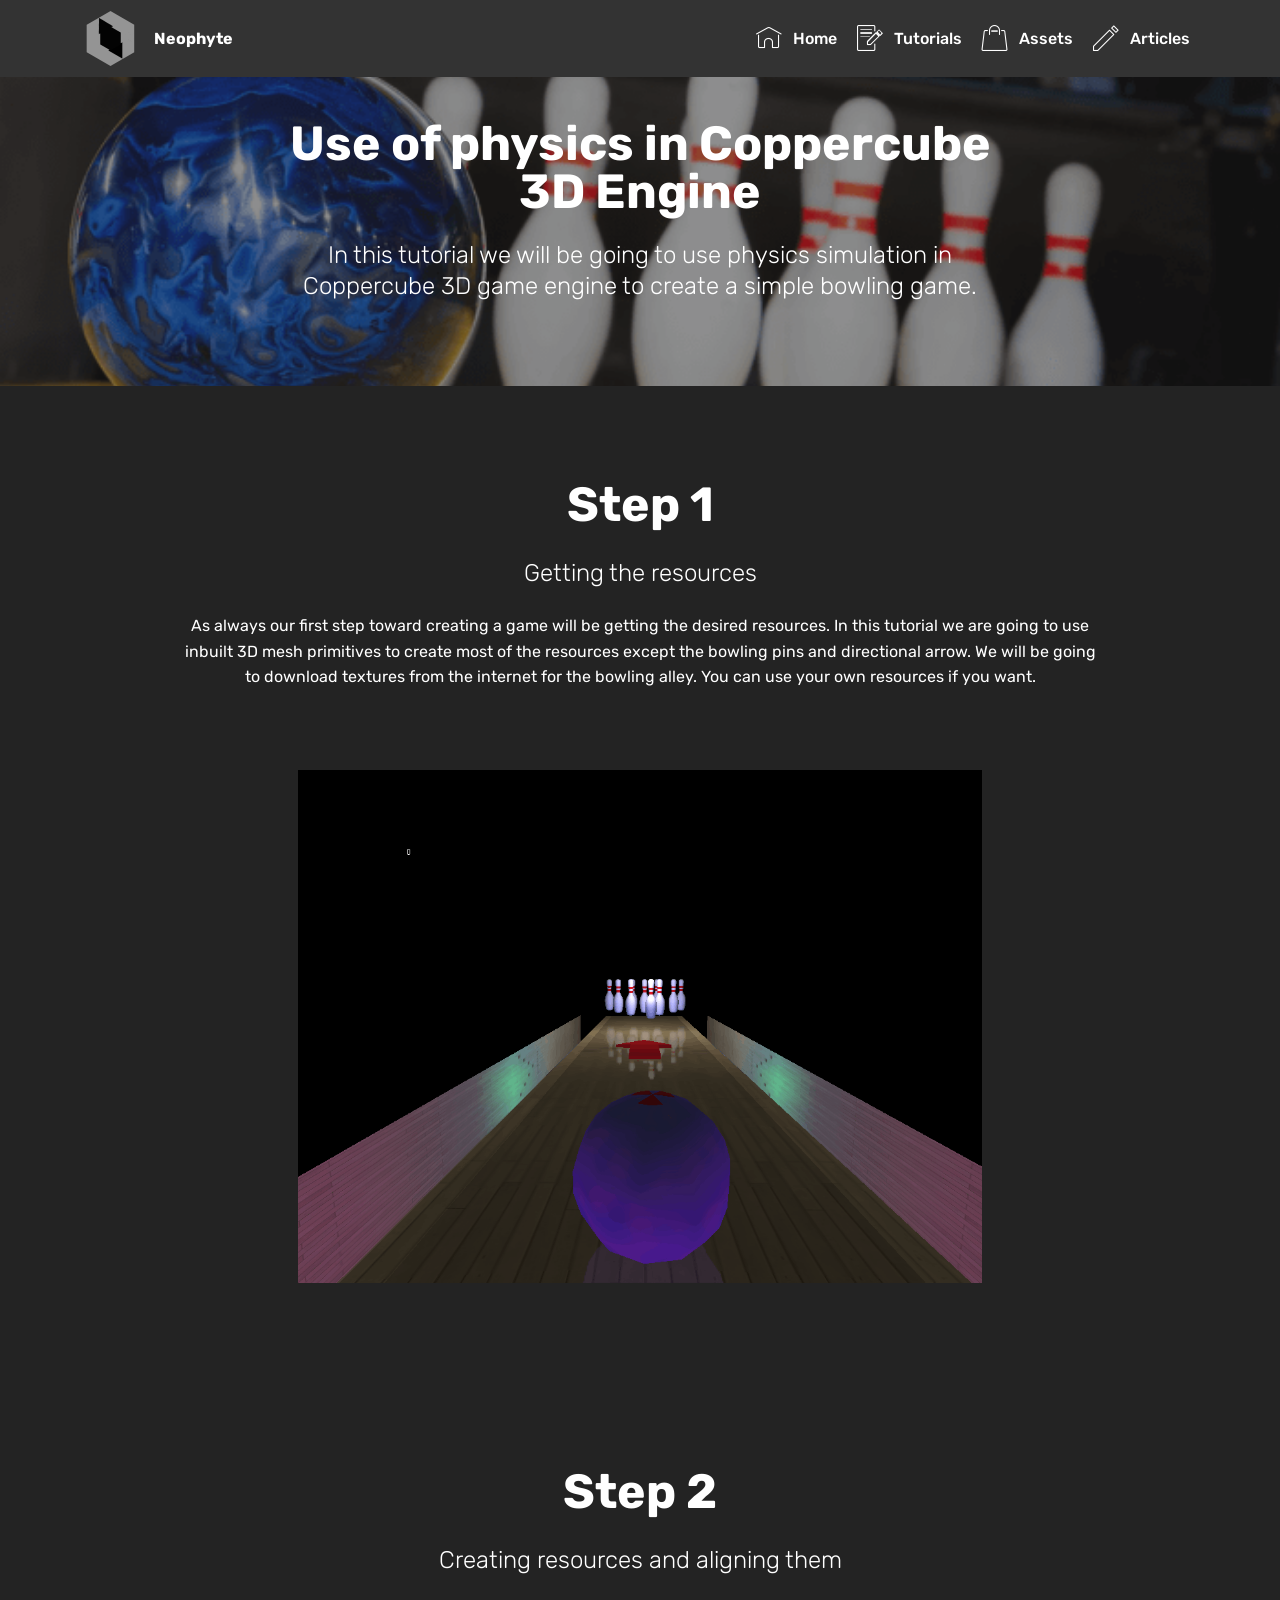
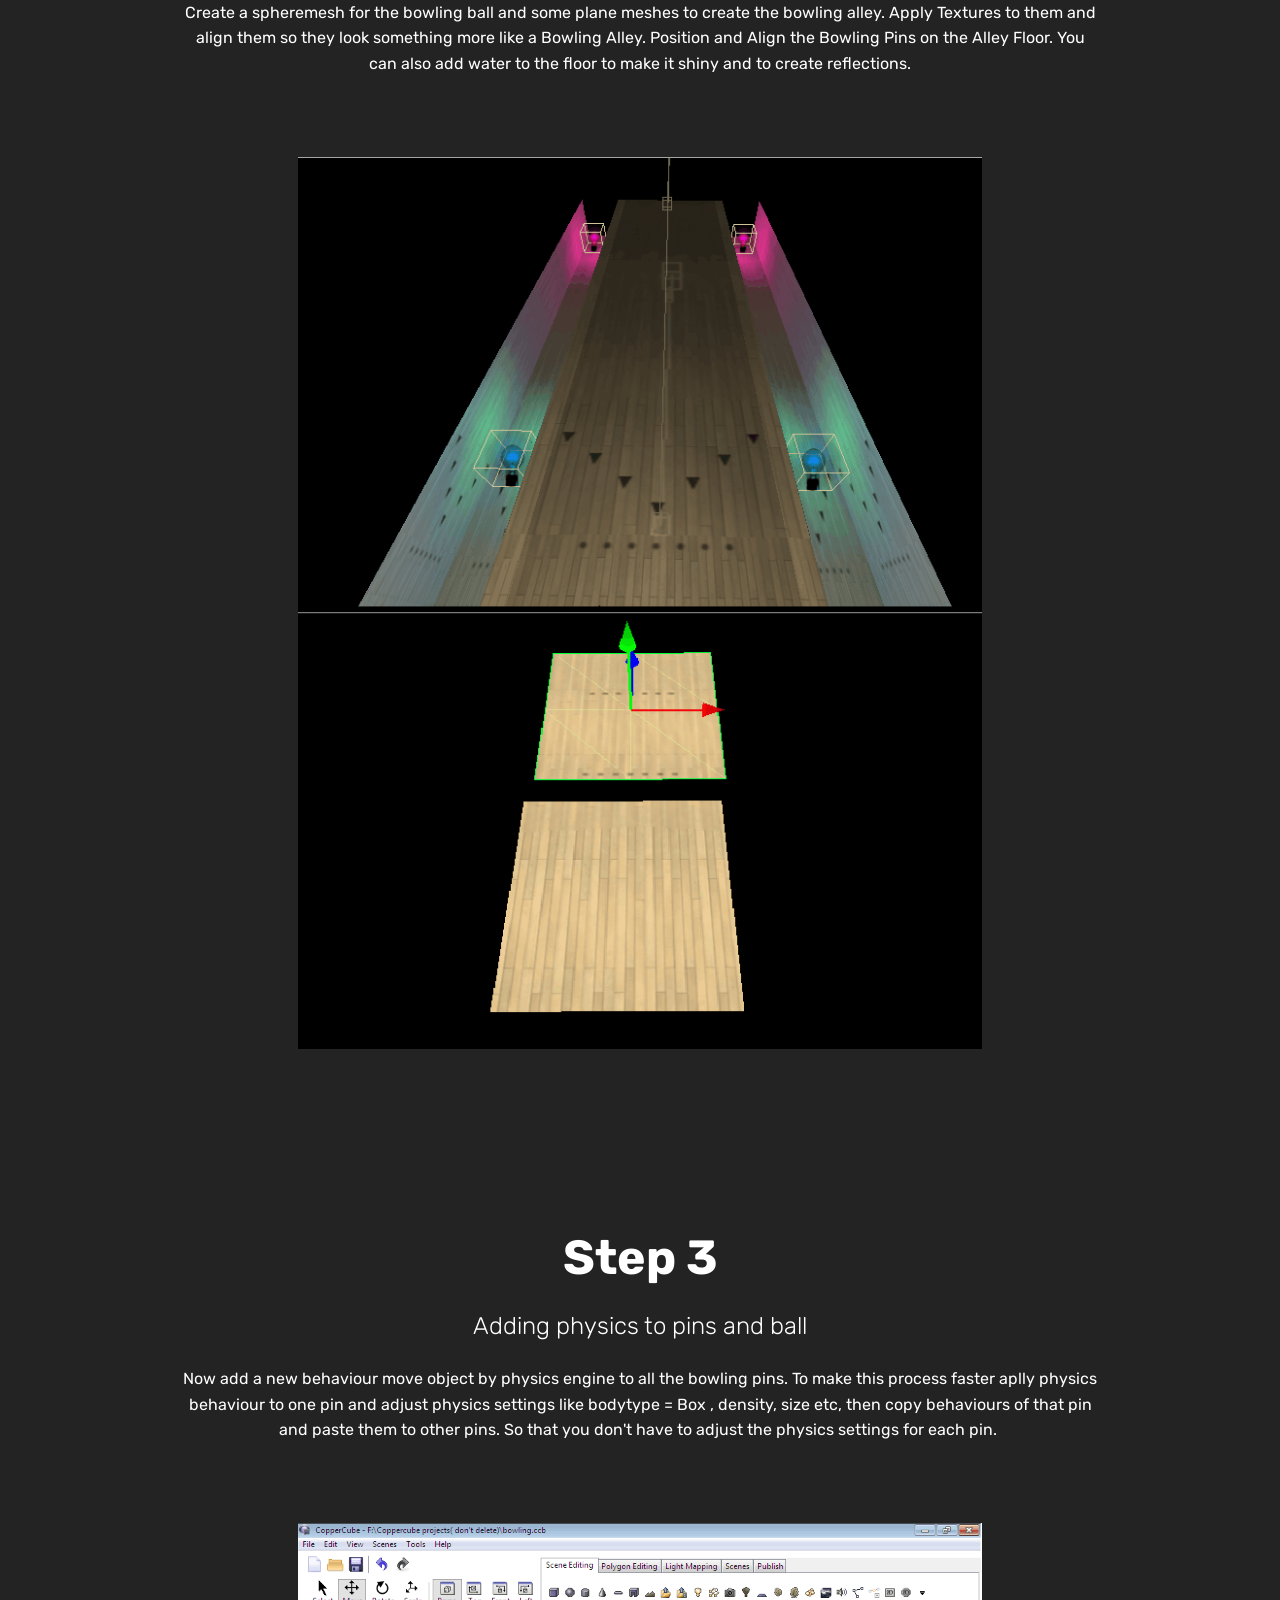
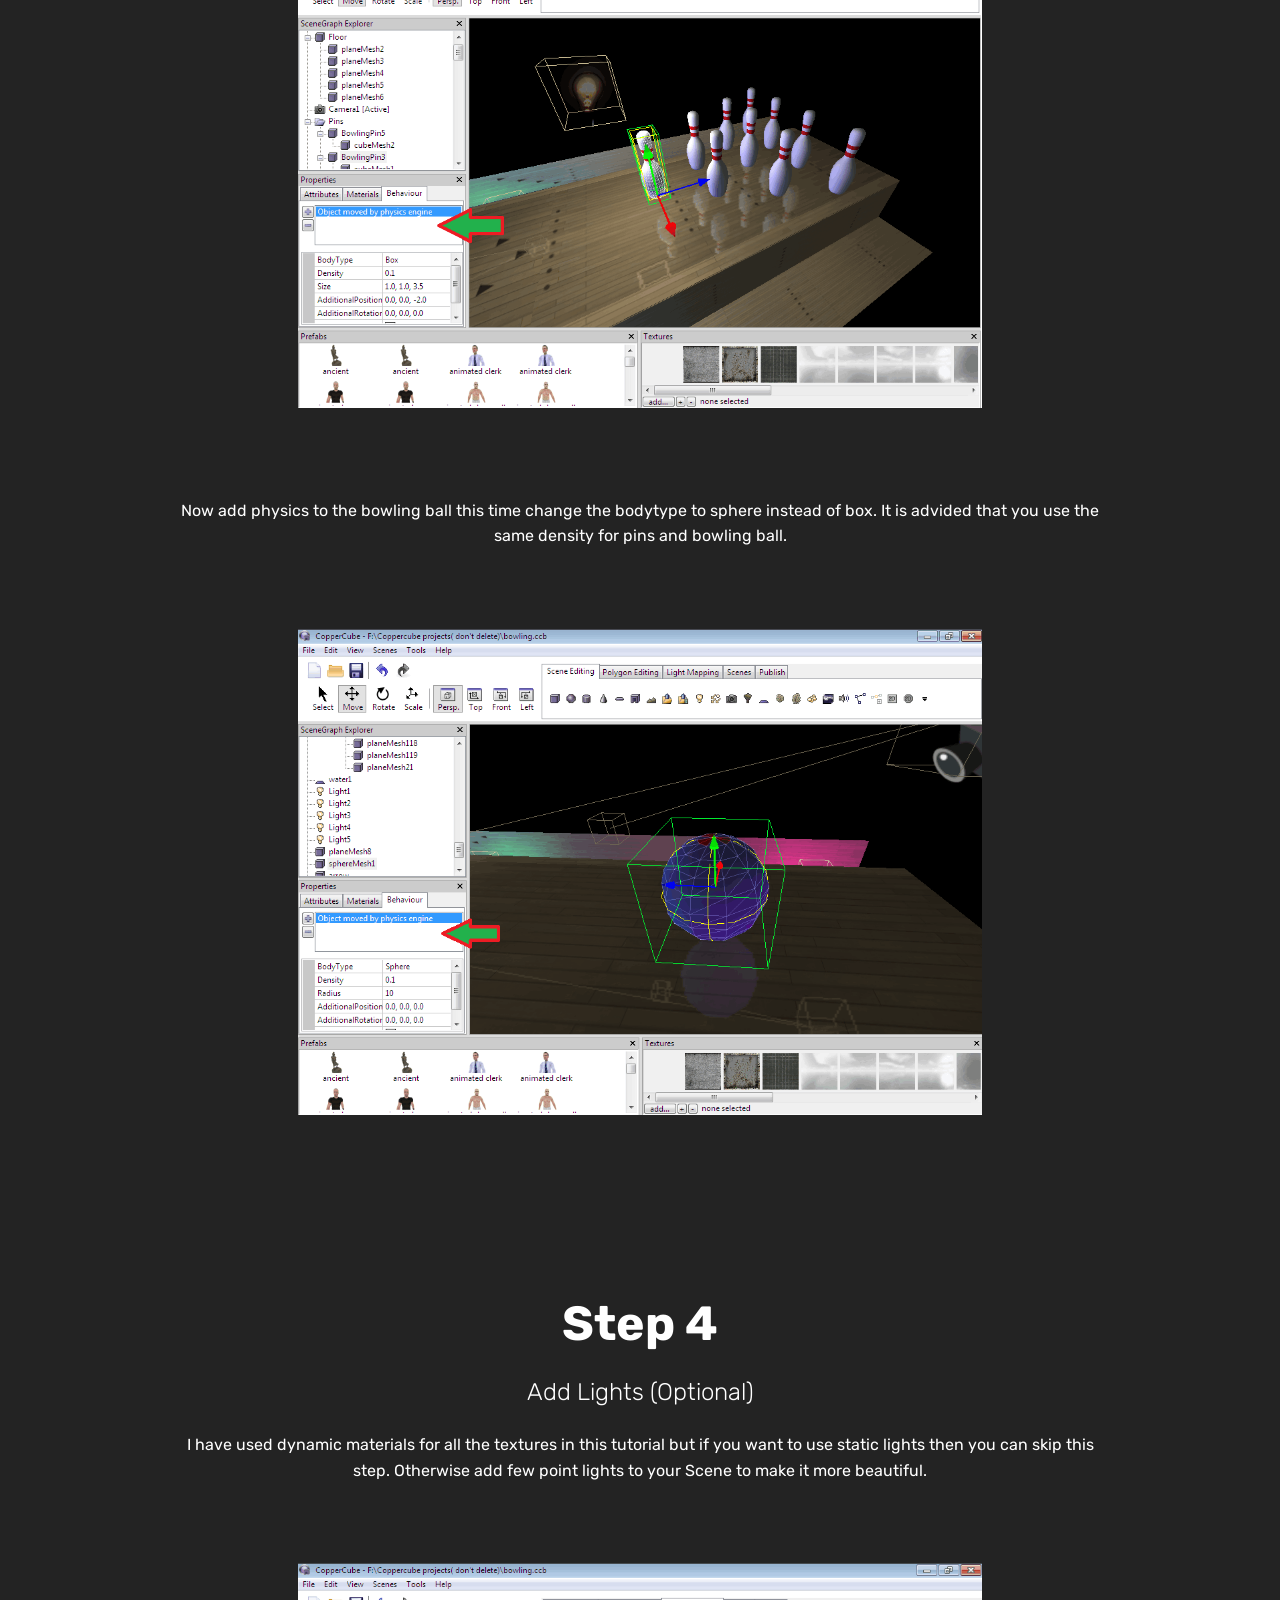
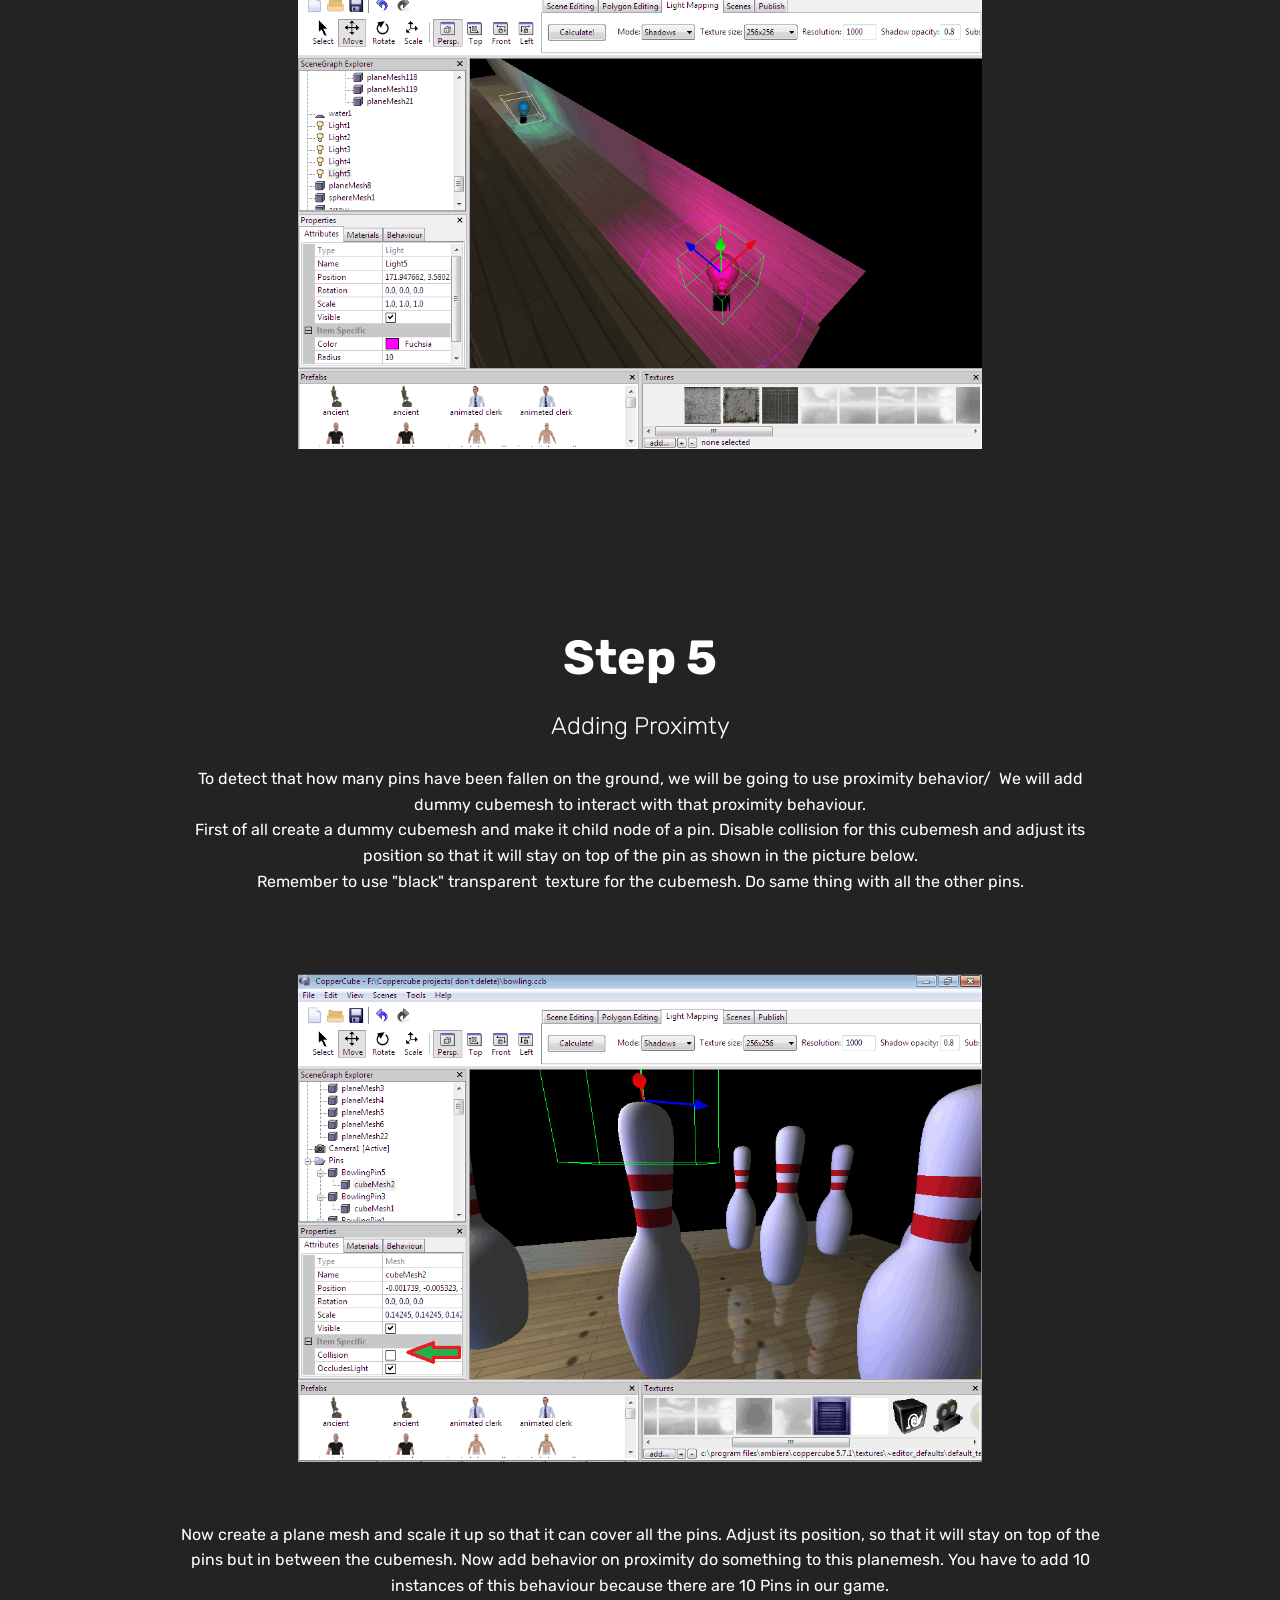
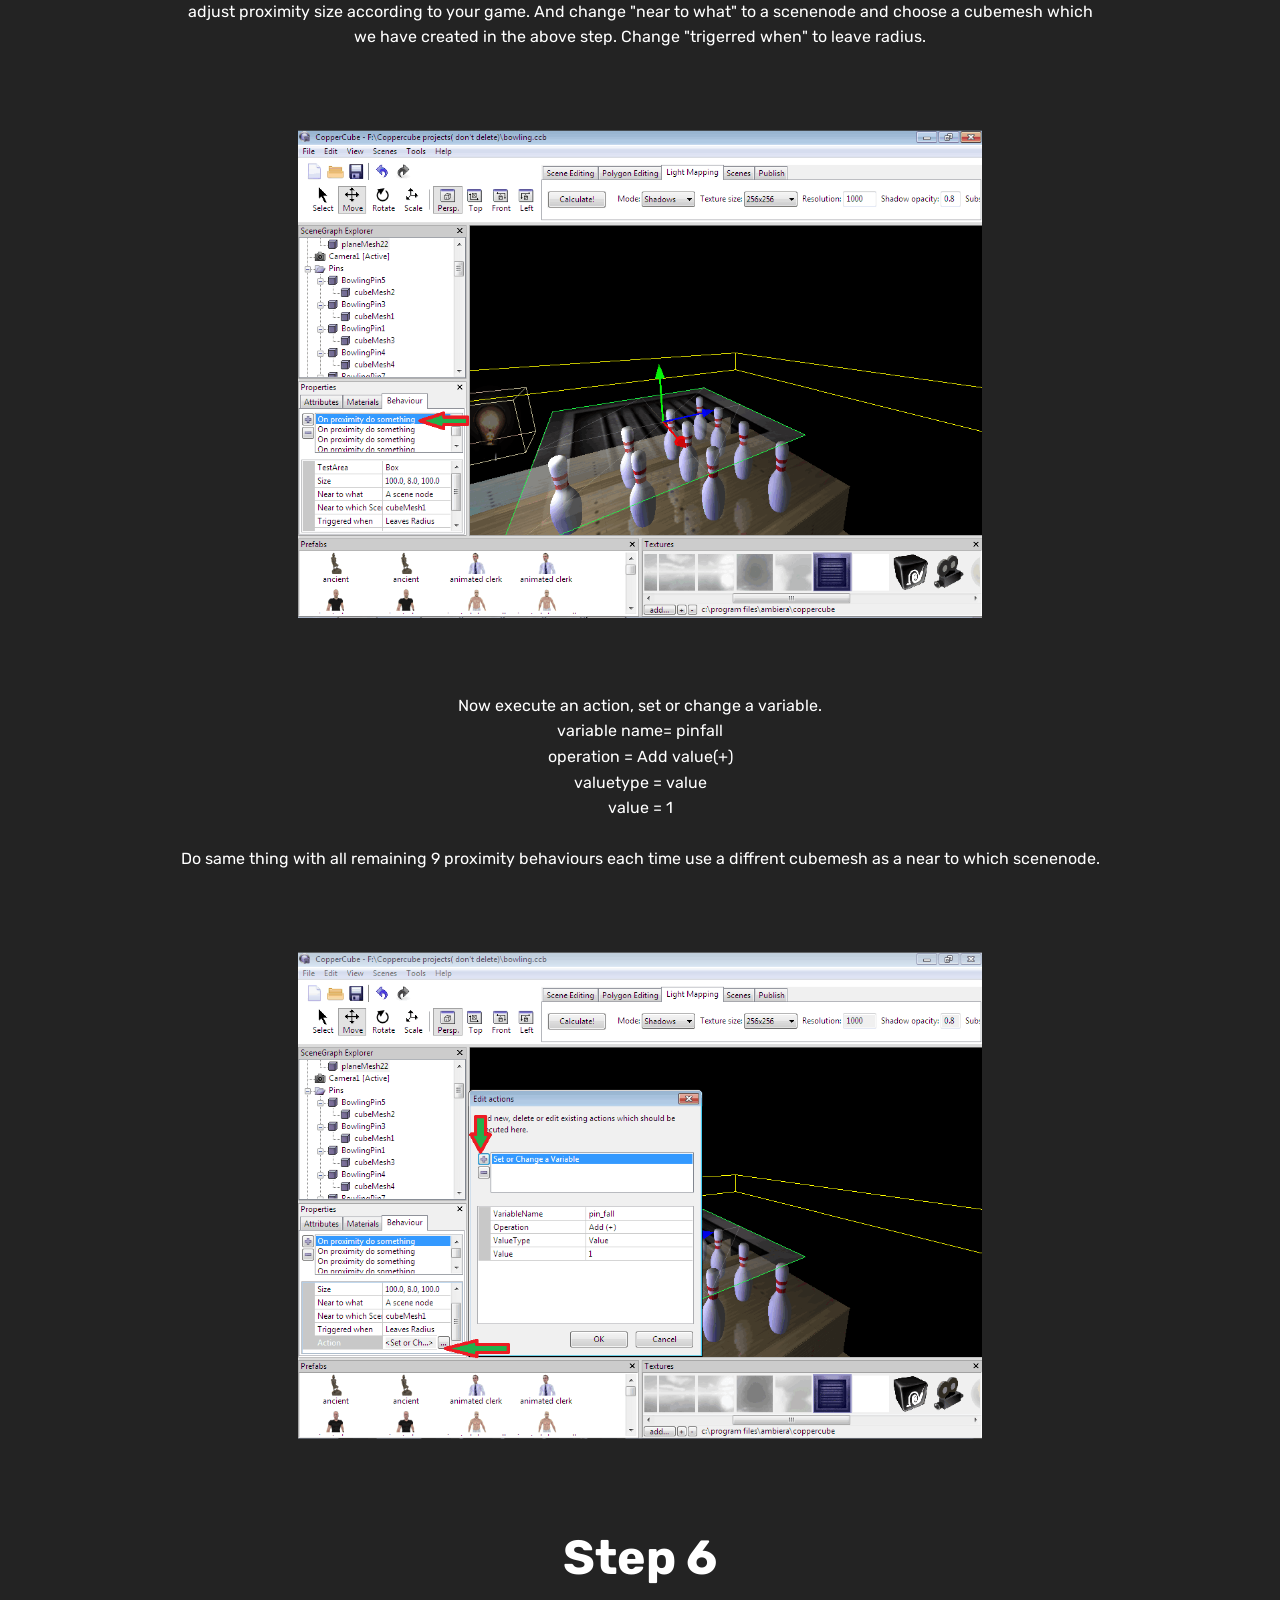
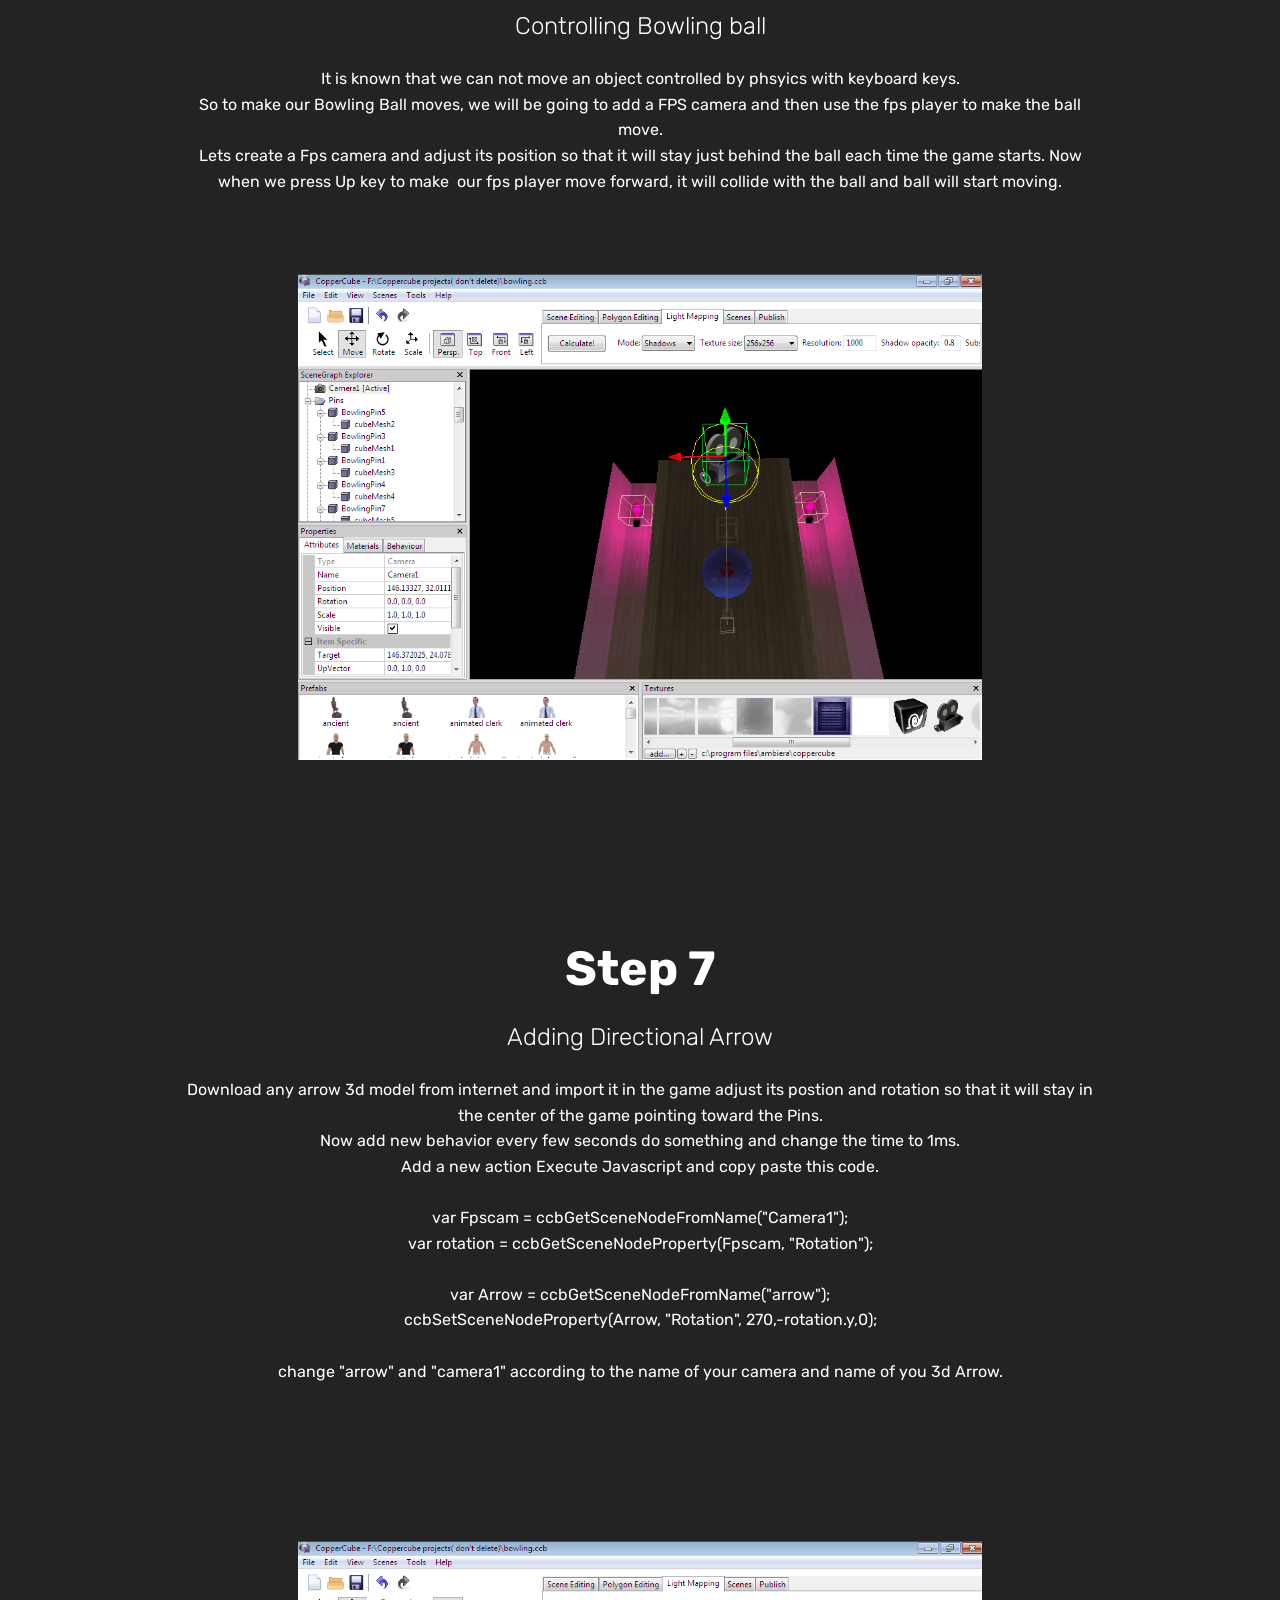
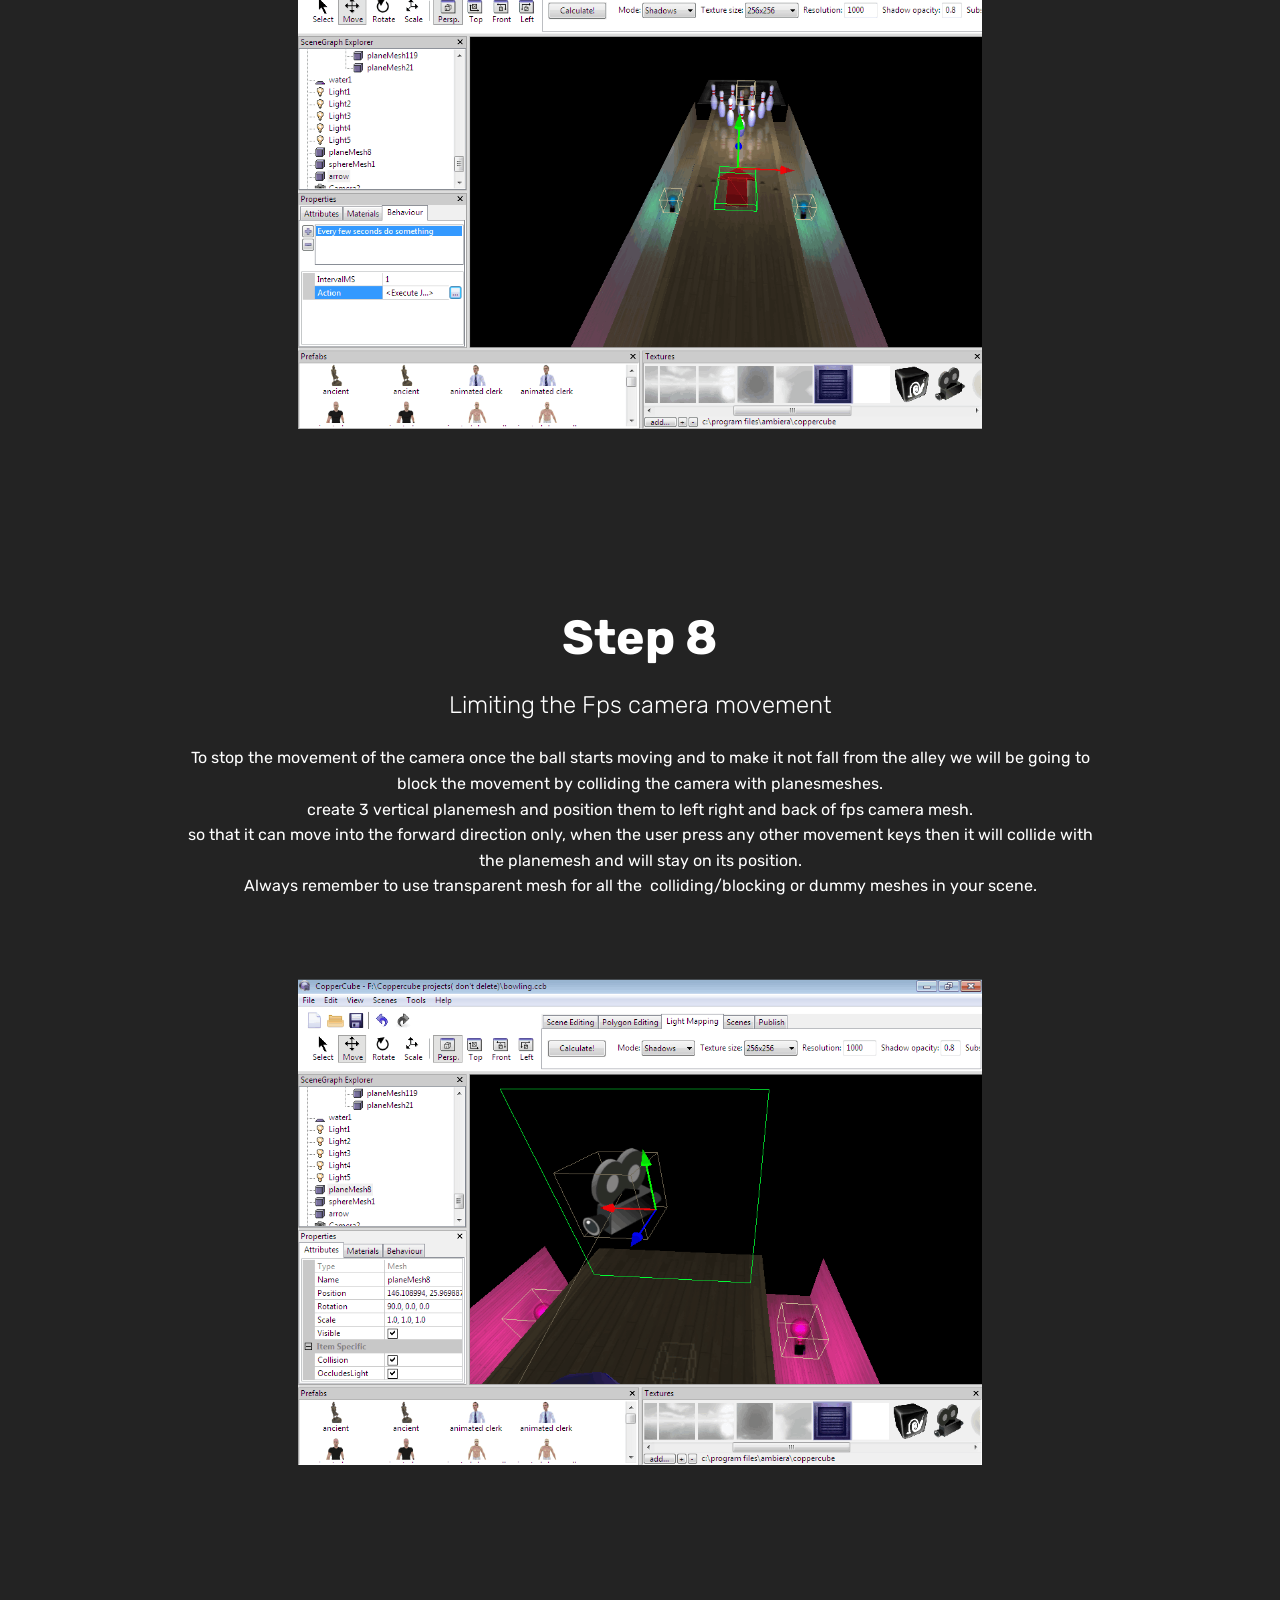
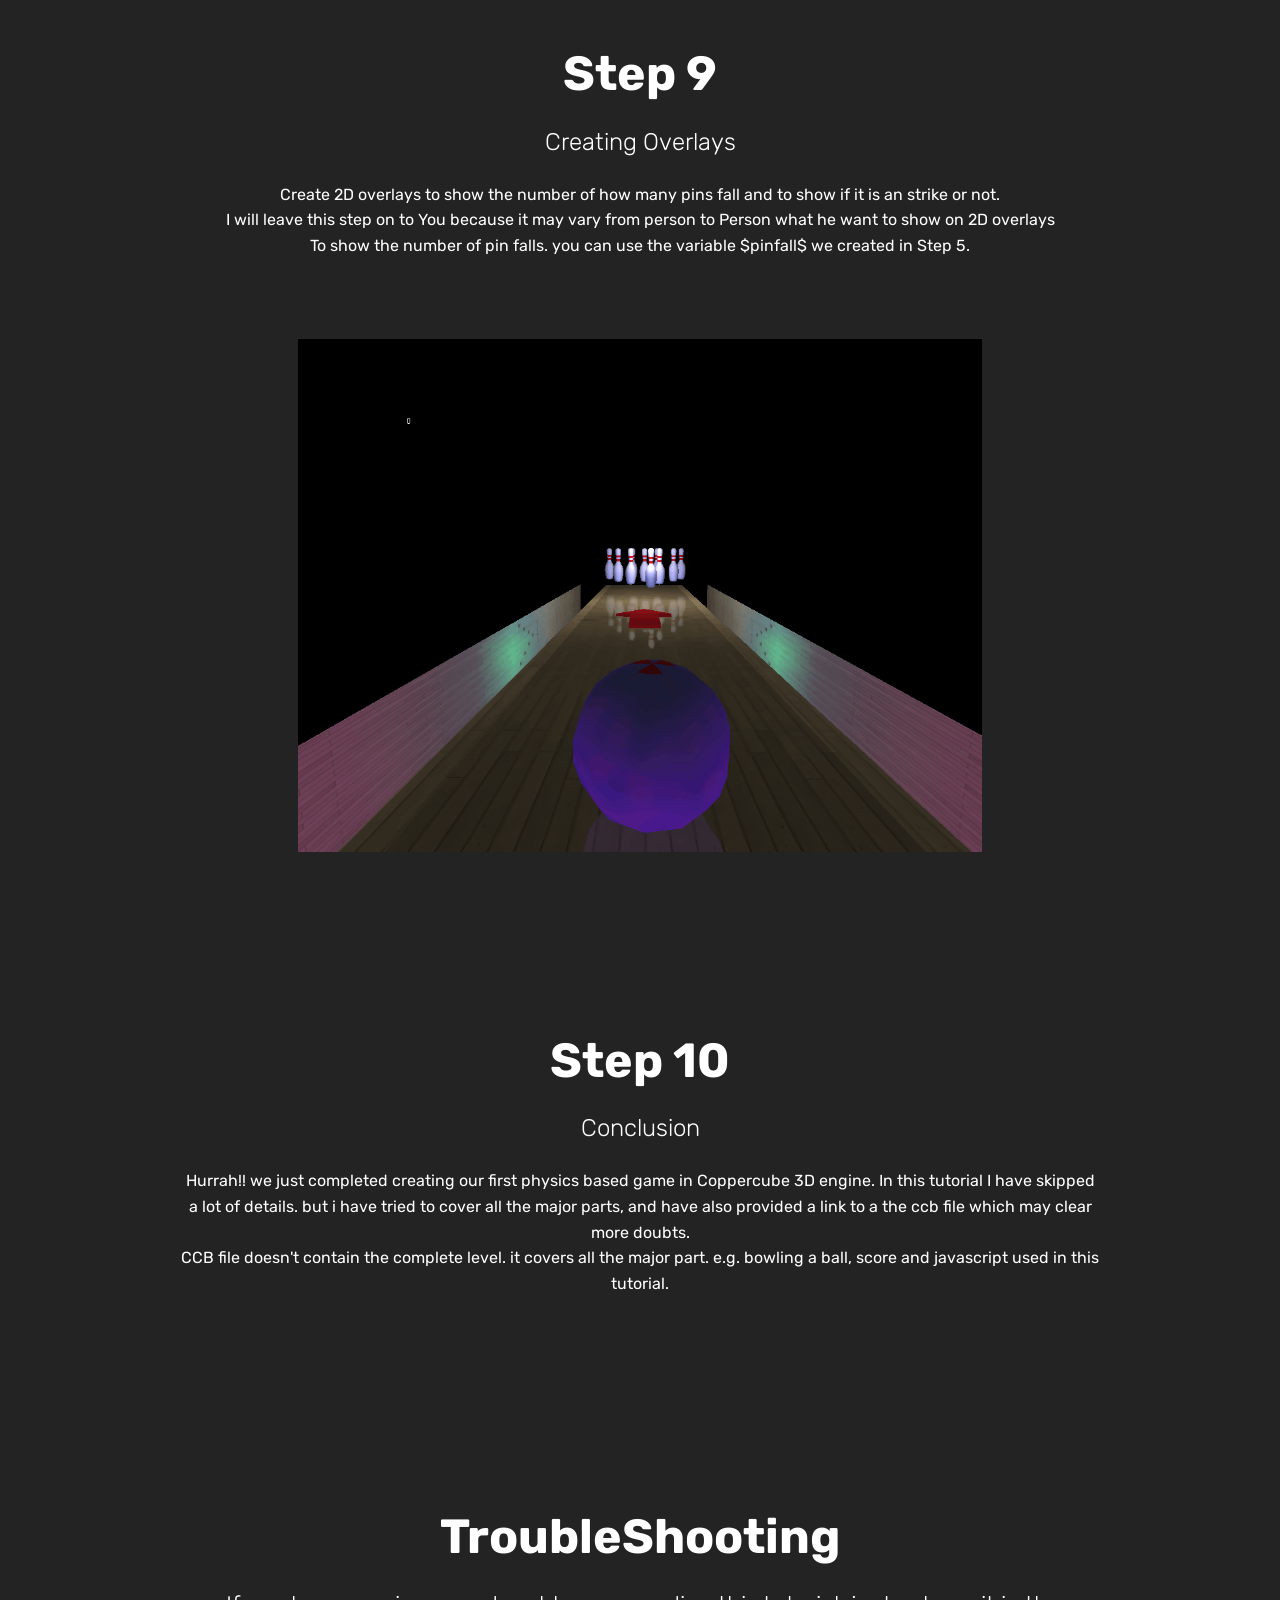
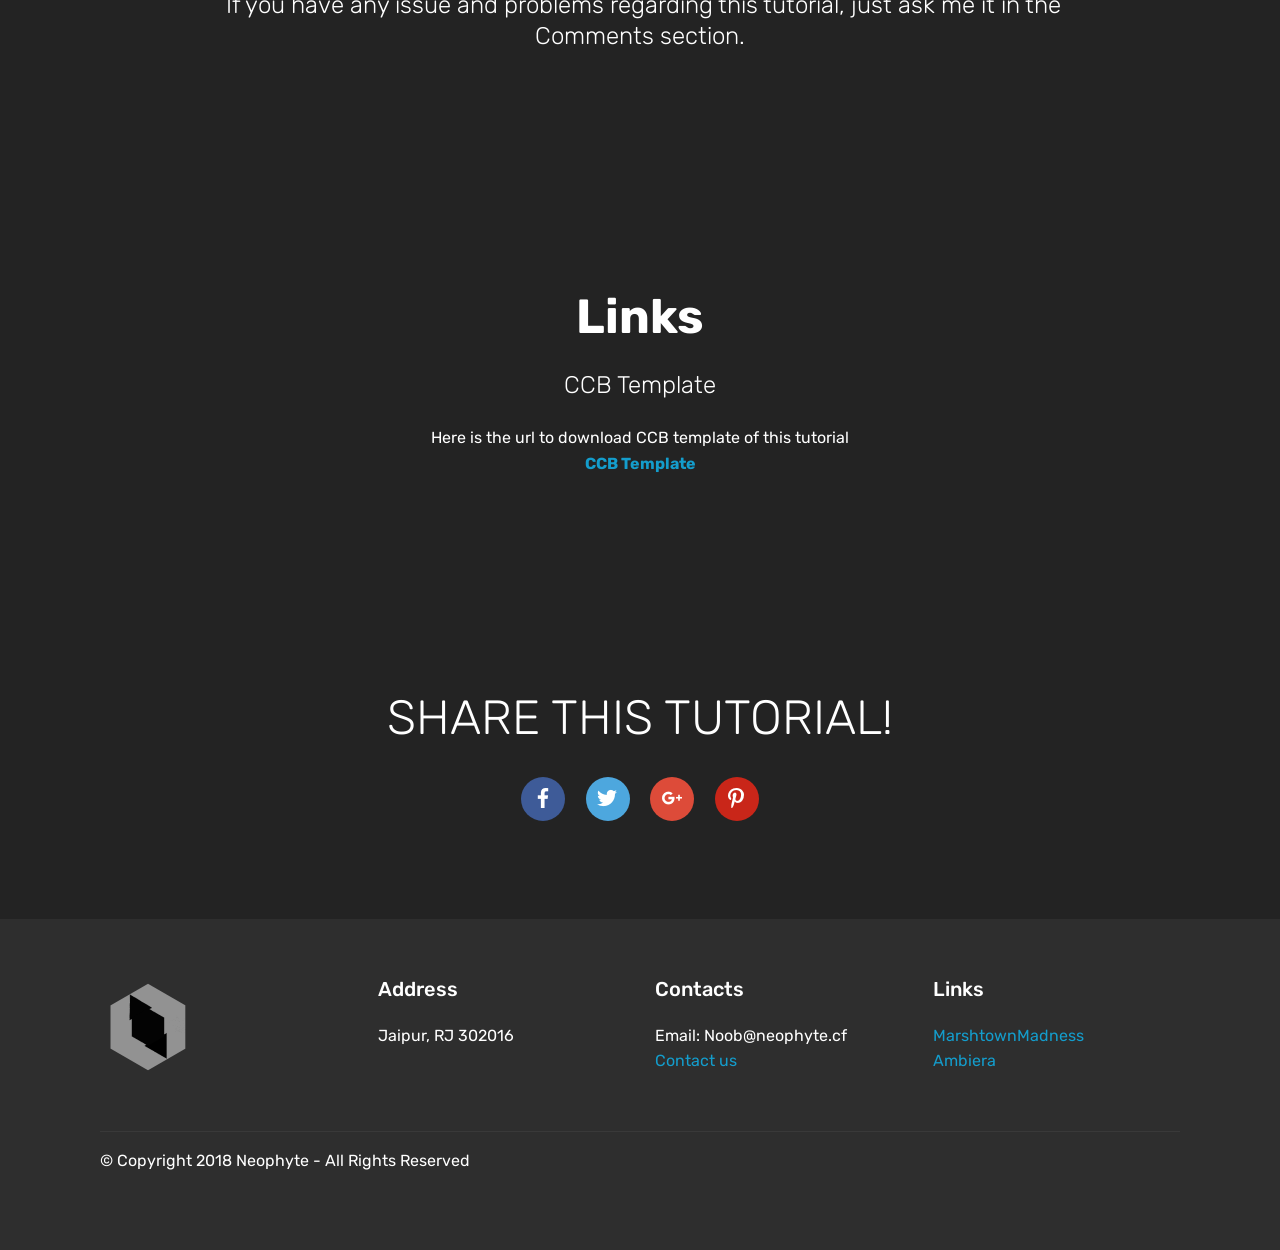
<file: tut4.html>
<!DOCTYPE html>
<html >
<head>
  <!-- Site made with Mobirise Website Builder v4.8.1, https://mobirise.com -->
  <meta charset="UTF-8">
  <meta http-equiv="X-UA-Compatible" content="IE=edge">
  <meta name="generator" content="Mobirise v4.8.1, mobirise.com">
  <meta name="viewport" content="width=device-width, initial-scale=1, minimum-scale=1">
  <link rel="shortcut icon" href="assets/images/logo2-128x128-2.png" type="image/x-icon">
  <meta name="description" content="How to create a simple bowling game using physics in Coppercube 3d.
">
  <title>How to use Physics in Coppercube</title>
  <link rel="stylesheet" href="assets/web/assets/mobirise-icons/mobirise-icons.css">
  <link rel="stylesheet" href="assets/tether/tether.min.css">
  <link rel="stylesheet" href="assets/soundcloud-plugin/style.css">
  <link rel="stylesheet" href="assets/bootstrap/css/bootstrap.min.css">
  <link rel="stylesheet" href="assets/bootstrap/css/bootstrap-grid.min.css">
  <link rel="stylesheet" href="assets/bootstrap/css/bootstrap-reboot.min.css">
  <link rel="stylesheet" href="assets/facebook-plugin/style.css">
  <link rel="stylesheet" href="assets/socicon/css/styles.css">
  <link rel="stylesheet" href="assets/dropdown/css/style.css">
  <link rel="stylesheet" href="assets/animatecss/animate.min.css">
  <link rel="stylesheet" href="assets/theme/css/style.css">
  <link rel="stylesheet" href="assets/mobirise/css/mbr-additional.css" type="text/css">
  
  
  
</head>
<body>
  <section class="menu cid-qUH3bOHGgV" once="menu" id="menu1-63">

    

    <nav class="navbar navbar-expand beta-menu navbar-dropdown align-items-center navbar-toggleable-sm">
        <button class="navbar-toggler navbar-toggler-right" type="button" data-toggle="collapse" data-target="#navbarSupportedContent" aria-controls="navbarSupportedContent" aria-expanded="false" aria-label="Toggle navigation">
            <div class="hamburger">
                <span></span>
                <span></span>
                <span></span>
                <span></span>
            </div>
        </button>
        <div class="menu-logo">
            <div class="navbar-brand">
                <span class="navbar-logo">
                    <a href="http://neophyte.cf/">
                         <img src="assets/images/logo2-122x122.png" alt="Neophyte" title="" style="height: 3.8rem;">
                    </a>
                </span>
                <span class="navbar-caption-wrap"><a class="navbar-caption text-white display-4" href="http://neophyte.cf/">Neophyte</a></span>
            </div>
        </div>
        <div class="collapse navbar-collapse" id="navbarSupportedContent">
            <ul class="navbar-nav nav-dropdown nav-right" data-app-modern-menu="true"><li class="nav-item">
                    <a class="nav-link link text-white display-4" href="index.html">
                        <span class="mbri-home mbr-iconfont mbr-iconfont-btn"></span>Home</a>
                </li><li class="nav-item"><a class="nav-link link text-white display-4" href="tutorials.html"><span class="mbri-edit mbr-iconfont mbr-iconfont-btn"></span>
                        Tutorials</a></li><li class="nav-item"><a class="nav-link link text-white display-4" href="assetsdwnld.html"><span class="mbri-shopping-bag mbr-iconfont mbr-iconfont-btn"></span>Assets</a></li><li class="nav-item"><a class="nav-link link text-white display-4" href="articals.html"><span class="mbri-edit2 mbr-iconfont mbr-iconfont-btn"></span>Articles</a></li></ul>
            
        </div>
    </nav>
</section>

<section class="engine"><a href="https://mobiri.se/a">online web builder</a></section><section class="mbr-section content5 cid-qUH3bsPOlh mbr-parallax-background" id="content5-62">

    

    <div class="mbr-overlay" style="opacity: 0.5; background-color: rgb(35, 35, 35);">
    </div>

    <div class="container">
        <div class="media-container-row">
            <div class="title col-12 col-md-8">
                <h2 class="align-center mbr-bold mbr-white pb-3 mbr-fonts-style display-2">Use of physics in Coppercube 3D Engine</h2>
                <h3 class="mbr-section-subtitle align-center mbr-light mbr-white pb-3 mbr-fonts-style display-5">In this tutorial we will be going to use physics simulation in Coppercube 3D game engine to create a simple bowling game.</h3>
                
                
            </div>
        </div>
    </div>
</section>

<section class="header4 cid-qUH3bTx64K" id="header4-64">

    

    

    <div class="container">
        <div class="row justify-content-md-center">
            <div class="media-content col-md-10">
                <h1 class="mbr-section-title align-center mbr-white pb-3 mbr-bold mbr-fonts-style display-2">Step 1</h1>
                <h3 class="mbr-section-subtitle align-center mbr-white mbr-light pb-3 mbr-fonts-style display-5">Getting the resources</h3>
                <div class="mbr-text align-center mbr-white pb-3">
                    <p class="mbr-text mbr-fonts-style display-7">As always our first step toward creating a game will be getting the desired resources. In this tutorial we are going to use inbuilt 3D mesh primitives to create most of the resources except the bowling pins and directional arrow. We will be going to download textures from the internet for the bowling alley. You can use your own resources if you want.<br></p>
                </div>
                
            </div>
            <div class="mbr-figure pt-5">
                <img src="assets/images/main-1024x768.png" alt="Step 1" title="" style="width: 60%;">
            </div>
        </div>
    </div>
</section>

<section class="header4 cid-qUH3bXXTwe" id="header4-65">

    

    

    <div class="container">
        <div class="row justify-content-md-center">
            <div class="media-content col-md-10">
                <h1 class="mbr-section-title align-center mbr-white pb-3 mbr-bold mbr-fonts-style display-2">Step 2</h1>
                <h3 class="mbr-section-subtitle align-center mbr-white mbr-light pb-3 mbr-fonts-style display-5">Creating resources and aligning them</h3>
                <div class="mbr-text align-center mbr-white pb-3">
                    <p class="mbr-text mbr-fonts-style display-7">Create a spheremesh for the bowling ball and some plane meshes to create the bowling alley. Apply Textures to them and align them so they look something more like a Bowling Alley. Position and Align the Bowling Pins on the Alley Floor. You can also add water to the floor to make it shiny and to create reflections.</p>
                </div>
                
            </div>
            <div class="mbr-figure pt-5">
                <img src="assets/images/step2.1-704x919.png" alt="Step 2" title="" style="width: 60%;">
            </div>
        </div>
    </div>
</section>

<section class="header4 cid-qUH3c1h63Z" id="header4-66">

    

    

    <div class="container">
        <div class="row justify-content-md-center">
            <div class="media-content col-md-10">
                <h1 class="mbr-section-title align-center mbr-white pb-3 mbr-bold mbr-fonts-style display-2">Step 3</h1>
                <h3 class="mbr-section-subtitle align-center mbr-white mbr-light pb-3 mbr-fonts-style display-5">Adding physics to pins and ball</h3>
                <div class="mbr-text align-center mbr-white pb-3">
                    <p class="mbr-text mbr-fonts-style display-7">Now add a new behaviour move object by physics engine to all the bowling pins. To make this process faster aplly physics behaviour to one pin and adjust physics settings like bodytype = Box , density, size etc, then copy behaviours of that pin and paste them to other pins. So that you don't have to adjust the physics settings for each pin.&nbsp;<br></p>
                </div>
                
            </div>
            <div class="mbr-figure pt-5">
                <img src="assets/images/step3-1026x727.png" alt="Step 3" title="" style="width: 60%;">
            </div>
        </div>
    </div>
</section>

<section class="header4 cid-qUH3ccZOxY" id="header4-68">

    

    

    <div class="container">
        <div class="row justify-content-md-center">
            <div class="media-content col-md-10">
                
                
                <div class="mbr-text align-center mbr-white pb-3">
                    <p class="mbr-text mbr-fonts-style display-7">Now add physics to the bowling ball this time change the bodytype to sphere instead of box. It is advided that you use the same density for pins and bowling ball.</p>
                </div>
                
            </div>
            <div class="mbr-figure pt-5">
                <img src="assets/images/step3.2-1022x727.png" alt="Step 4" title="" style="width: 60%;">
            </div>
        </div>
    </div>
</section>

<section class="header4 cid-qUH3clk3oa" id="header4-6a">

    

    

    <div class="container">
        <div class="row justify-content-md-center">
            <div class="media-content col-md-10">
                <h1 class="mbr-section-title align-center mbr-white pb-3 mbr-bold mbr-fonts-style display-2">Step 4<br></h1>
                <h3 class="mbr-section-subtitle align-center mbr-white mbr-light pb-3 mbr-fonts-style display-5">Add Lights (Optional)</h3>
                <div class="mbr-text align-center mbr-white pb-3">
                    <p class="mbr-text mbr-fonts-style display-7">I have used dynamic materials for all the textures in this tutorial but if you want to use static lights then you can skip this step. Otherwise add few point lights to your Scene to make it more beautiful.</p>
                </div>
                
            </div>
            <div class="mbr-figure pt-5">
                <img src="assets/images/step4-1023x727.png" alt="Step 6" title="" style="width: 60%;">
            </div>
        </div>
    </div>
</section>

<section class="header4 cid-qUH3co0prK" id="header4-6b">

    

    

    <div class="container">
        <div class="row justify-content-md-center">
            <div class="media-content col-md-10">
                <h1 class="mbr-section-title align-center mbr-white pb-3 mbr-bold mbr-fonts-style display-2">Step 5</h1>
                <h3 class="mbr-section-subtitle align-center mbr-white mbr-light pb-3 mbr-fonts-style display-5">Adding Proximty</h3>
                <div class="mbr-text align-center mbr-white pb-3">
                    <p class="mbr-text mbr-fonts-style display-7">To detect that how many pins have been fallen on the ground, we will be going to use proximity behavior/ &nbsp;We will add dummy cubemesh to interact with that proximity behaviour.<br>First of all create a dummy cubemesh and make it child node of a pin. Disable collision for this cubemesh and adjust its position so that it will stay on top of the pin as shown in the picture below.<br>Remember to use "black" transparent &nbsp;texture for the cubemesh. Do same thing with all the other pins.</p>
                </div>
                
            </div>
            <div class="mbr-figure pt-5">
                <img src="assets/images/step5.1-1024x730.png" alt="Step 7" title="" style="width: 60%;">
            </div>
        </div>
    </div>
</section>

<section class="header4 cid-qUH3crRgTu" id="header4-6c">

    

    

    <div class="container">
        <div class="row justify-content-md-center">
            <div class="media-content col-md-10">
                
                
                <div class="mbr-text align-center mbr-white pb-3">
                    <p class="mbr-text mbr-fonts-style display-7">Now create a plane mesh and scale it up so that it can cover all the pins. Adjust its position, so that it will stay on top of the pins but in between the cubemesh. Now add behavior on proximity do something to this planemesh. You have to add 10 instances of this behaviour because there are 10 Pins in our game.<br>adjust proximity size according to your game. And change "near to what" to a scenenode and choose a cubemesh which we have created in the above step. Change "trigerred when" to leave radius.<br></p>
                </div>
                
            </div>
            <div class="mbr-figure pt-5">
                <img src="assets/images/step5.2-1023x730.png" alt="Step 7.2" title="" style="width: 60%;">
            </div>
        </div>
    </div>
</section>

<section class="header4 cid-qUH3cDpf7K" id="header4-6d">

    

    

    <div class="container">
        <div class="row justify-content-md-center">
            <div class="media-content col-md-10">
                
                
                <div class="mbr-text align-center mbr-white pb-3">
                    <p class="mbr-text mbr-fonts-style display-7">Now execute an action, set or change a variable.
<br>variable name= pinfall
<br>operation = Add value(+)
<br>valuetype = value
<br>value = 1
<br><br>Do same thing with all remaining 9 proximity behaviours each time use a diffrent cubemesh as a near to which scenenode.</p>
                </div>
                
            </div>
            <div class="mbr-figure pt-5">
                <img src="assets/images/step5.3-1023x729.png" alt="Step 7.3" title="" style="width: 60%;">
            </div>
        </div>
    </div>
</section>

<section class="header4 cid-qUH3d0hc2M" id="header4-6f">

    

    

    <div class="container">
        <div class="row justify-content-md-center">
            <div class="media-content col-md-10">
                <h1 class="mbr-section-title align-center mbr-white pb-3 mbr-bold mbr-fonts-style display-2">Step 6</h1>
                <h3 class="mbr-section-subtitle align-center mbr-white mbr-light pb-3 mbr-fonts-style display-5">Controlling Bowling ball</h3>
                <div class="mbr-text align-center mbr-white pb-3">
                    <p class="mbr-text mbr-fonts-style display-7">It is known that we can not move an object controlled by phsyics with keyboard keys.<br>So to make our Bowling Ball moves, we will be going to add a FPS camera and then use the fps player to make the ball move.<br>Lets create a Fps camera and adjust its position so that it will stay just behind the ball each time the game starts. Now when we press Up key to make &nbsp;our fps player move forward, it will collide with the ball and ball will start moving.<br></p>
                </div>
                
            </div>
            <div class="mbr-figure pt-5">
                <img src="assets/images/step6-1023x727.png" alt="Step 5" title="" style="width: 60%;">
            </div>
        </div>
    </div>
</section>

<section class="header4 cid-qUH3d9tJKf" id="header4-6g">

    

    

    <div class="container">
        <div class="row justify-content-md-center">
            <div class="media-content col-md-10">
                <h1 class="mbr-section-title align-center mbr-white pb-3 mbr-bold mbr-fonts-style display-2">Step 7</h1>
                <h3 class="mbr-section-subtitle align-center mbr-white mbr-light pb-3 mbr-fonts-style display-5">Adding Directional Arrow</h3>
                <div class="mbr-text align-center mbr-white pb-3">
                    <p class="mbr-text mbr-fonts-style display-7">Download any arrow 3d model from internet and import it in the game adjust its postion and rotation so that it will stay in the center of the game pointing toward the Pins.<br>Now add new behavior every few seconds do something and change the time to 1ms.<br>Add a new action Execute Javascript and copy paste this code.<br><br>var Fpscam = ccbGetSceneNodeFromName("Camera1");
<br>var rotation = ccbGetSceneNodeProperty(Fpscam, "Rotation");
<br>
<br>var Arrow = ccbGetSceneNodeFromName("arrow");
<br>ccbSetSceneNodeProperty(Arrow, "Rotation", 270,-rotation.y,0);
<br><br>change "arrow" and "camera1" according to the name of your camera and name of you 3d Arrow.<br><br><br><br></p>
                </div>
                
            </div>
            <div class="mbr-figure pt-5">
                <img src="assets/images/step7-1021x728.png" alt="Step 5" title="" style="width: 60%;">
            </div>
        </div>
    </div>
</section>

<section class="header4 cid-qUH3djXu4O" id="header4-6h">

    

    

    <div class="container">
        <div class="row justify-content-md-center">
            <div class="media-content col-md-10">
                <h1 class="mbr-section-title align-center mbr-white pb-3 mbr-bold mbr-fonts-style display-2">Step 8</h1>
                <h3 class="mbr-section-subtitle align-center mbr-white mbr-light pb-3 mbr-fonts-style display-5">Limiting the Fps camera movement</h3>
                <div class="mbr-text align-center mbr-white pb-3">
                    <p class="mbr-text mbr-fonts-style display-7">To stop the movement of the camera once the ball starts moving and to make it not fall from the alley we will be going to block the movement by colliding the camera with planesmeshes.<br>create 3 vertical planemesh and position them to left right and back of fps camera mesh.<br>so that it can move into the forward direction only, when the user press any other movement keys then it will collide with the planemesh and will stay on its position.<br>Always remember to use transparent mesh for all the &nbsp;colliding/blocking or dummy meshes in your scene.</p>
                </div>
                
            </div>
            <div class="mbr-figure pt-5">
                <img src="assets/images/step8-1023x727.png" alt="Step 5" title="" style="width: 60%;">
            </div>
        </div>
    </div>
</section>

<section class="header4 cid-qUH3dtYw6P" id="header4-6i">

    

    

    <div class="container">
        <div class="row justify-content-md-center">
            <div class="media-content col-md-10">
                <h1 class="mbr-section-title align-center mbr-white pb-3 mbr-bold mbr-fonts-style display-2">Step 9</h1>
                <h3 class="mbr-section-subtitle align-center mbr-white mbr-light pb-3 mbr-fonts-style display-5">Creating Overlays</h3>
                <div class="mbr-text align-center mbr-white pb-3">
                    <p class="mbr-text mbr-fonts-style display-7">Create 2D overlays to show the number of how many pins fall and to show if it is an strike or not.<br>I will leave this step on to You because it may vary from person to Person what he want to show on 2D overlays<br>To show the number of pin falls. you can use the variable $pinfall$ we created in Step 5.</p>
                </div>
                
            </div>
            <div class="mbr-figure pt-5">
                <img src="assets/images/main-1024x768.png" alt="Step 11" title="" style="width: 60%;">
            </div>
        </div>
    </div>
</section>

<section class="header1 cid-qUH3dXltsN" id="header1-6k">

    

    

    <div class="container">
        <div class="row justify-content-md-center">
            <div class="mbr-white col-md-10">
                <h1 class="mbr-section-title align-center mbr-bold pb-3 mbr-fonts-style display-2">Step 10</h1>
                <h3 class="mbr-section-subtitle align-center mbr-light pb-3 mbr-fonts-style display-5">Conclusion</h3>
                <p class="mbr-text align-center pb-3 mbr-fonts-style display-7">Hurrah!! we just completed creating our first physics based game in Coppercube 3D engine. In this tutorial I have skipped a lot of details. but i have tried to cover all the major parts, and have also provided a link to a the ccb file which may clear more doubts.
<br>CCB file doesn't contain the complete level. it covers all the major part. e.g. bowling a ball, score and javascript used in this tutorial.</p>
                
            </div>
        </div>
    </div>

</section>

<section class="header1 cid-qUH3dZwjFN" id="header1-6l">

    

    

    <div class="container">
        <div class="row justify-content-md-center">
            <div class="mbr-white col-md-10">
                <h1 class="mbr-section-title align-center mbr-bold pb-3 mbr-fonts-style display-2">TroubleShooting</h1>
                <h3 class="mbr-section-subtitle align-center mbr-light pb-3 mbr-fonts-style display-5">&nbsp;If you have any issue and problems regarding this tutorial, just ask me it in the Comments section.</h3>
                <p class="mbr-text align-center pb-3 mbr-fonts-style display-7"></p>
                
            </div>
        </div>
    </div>

</section>

<section class="header1 cid-qUH3e1vPWg" id="header1-6m">

    

    

    <div class="container">
        <div class="row justify-content-md-center">
            <div class="mbr-white col-md-10">
                <h1 class="mbr-section-title align-center mbr-bold pb-3 mbr-fonts-style display-2">Links</h1>
                <h3 class="mbr-section-subtitle align-center mbr-light pb-3 mbr-fonts-style display-5">CCB Template</h3>
                <p class="mbr-text align-center pb-3 mbr-fonts-style display-7">
                    Here is the url to download CCB template of this tutorial<br><strong><a href="https://drive.google.com/file/d/1Oe2JezQ6YPqVgNnp1WJifNKmNlmYJ5dG/view?usp=sharing" target="_blank"><b>CCB Template</b></a><a href="https://drive.google.com/file/d/1I3CcmrEQciKVXAXPqmX8idkVtsOQx0so/view?usp=sharing" target="_blank"></a></strong></p>
                
            </div>
        </div>
    </div>

</section>

<section class="mbr-section mbr-section__comments" id="facebook-comments-block-6n" data-rv-view="371" style="background-color: rgb(35, 35, 35); padding-top: 0rem; padding-bottom: 0rem;">
         
    <div class="mbr-section__container mbr-section__container--isolated addons-container">
        <div class="addons-row">
            
            <div class="addons-container-inner"><div class="googlePlaceholder" data-numposts=""><h2>GOOGLE COMMENTS WILL BE SHOWN ONLY WHEN YOUR SITE IS ONLINE</h2> <img src="assets/images/google-comments.jpg"></div></div>
           
        </div>
    </div>
</section>

<section class="cid-qUH3e4d6KS" id="social-buttons3-6o">
    
    

    

    <div class="container">
        <div class="media-container-row">
            <div class="col-md-8 align-center">
                <h2 class="pb-3 mbr-section-title mbr-fonts-style display-2">
                    SHARE THIS TUTORIAL!
                </h2>
                <div>
                    <div class="mbr-social-likes">
                        <span class="btn btn-social socicon-bg-facebook facebook mx-2" title="Share link on Facebook">
                            <i class="socicon socicon-facebook"></i>
                        </span>
                        <span class="btn btn-social twitter socicon-bg-twitter mx-2" title="Share link on Twitter">
                            <i class="socicon socicon-twitter"></i>
                        </span>
                        <span class="btn btn-social plusone socicon-bg-googleplus mx-2" title="Share link on Google+">
                            <i class="socicon socicon-googleplus"></i>
                        </span>
                        
                        
                        <span class="btn btn-social pinterest socicon-bg-pinterest mx-2" title="Share link on Pinterest">
                            <i class="socicon socicon-pinterest"></i>
                        </span>
                        
                    </div>
                </div>
            </div>
        </div>
    </div>
</section>

<section class="mbr-section mbr-section--relative mbr-section--fixed-size" id="htmlblock-block-6p" data-rv-view="376" style="background-color: rgb(35, 35, 35);">
	<style>.block {padding-bottom:0px; padding-top:0px;}</style>		
            

    <div class="mbr-section__container mbr-section__container--isolated container">
        <div class="row block">
            <div class="mbr-box mbr-box--fixed mbr-box--adapted">
                <div class="mbr-box__magnet mbr-box__magnet--top-left mbr-section__left col-sm-8">
                    <div class="mbr-section__container mbr-section__container--middle">
                        <div class="mbr-header mbr-header--auto-align mbr-header--wysiwyg">
                            <div class="mbr-header__text tiny"></div>
                        </div>
                    </div>
                    <div class="mbr-section__container">
                        <div class="mbr-article mbr-article--auto-align mbr-article--wysiwyg"><div class="tiny"><script async="" src="//pagead2.googlesyndication.com/pagead/js/adsbygoogle.js"></script>
<script>
  (adsbygoogle = window.adsbygoogle || []).push({
    google_ad_client: "ca-pub-9463791826029624",
    enable_page_level_ads: true
  });
</script></div>
						</div>
                    </div>
                </div>
            </div>
        </div>
    </div>

	
	
</section>

<section class="cid-qUH3eBgJAG" id="footer1-6q">

    

    

    <div class="container">
        <div class="media-container-row content text-white">
            <div class="col-12 col-md-3">
                <div class="media-wrap">
                    <a href="http://neophyte.cf/">
                        <img src="assets/images/logo2-192x192.png" alt="Neophyte" title="">
                    </a>
                </div>
            </div>
            <div class="col-12 col-md-3 mbr-fonts-style display-7">
                <h5 class="pb-3">
                    Address
                </h5>
                <p class="mbr-text">Jaipur, RJ 302016</p>
            </div>
            <div class="col-12 col-md-3 mbr-fonts-style display-7">
                <h5 class="pb-3">
                    Contacts
                </h5>
                <p class="mbr-text">
                    Email: Noob@neophyte.cf&nbsp;<br><a href="contact_us.html#form1-3n">Contact us&nbsp;</a><br><br></p>
            </div>
            <div class="col-12 col-md-3 mbr-fonts-style display-7">
                <h5 class="pb-3">
                    Links
                </h5>
                <p class="mbr-text"><a href="https://marshtownmadness.com" target="_blank">MarshtownMadness</a>&nbsp;<br><a href="https://ambiera.com" target="_blank">Ambiera&nbsp;</a><br></p>
            </div>
        </div>
        <div class="footer-lower">
            <div class="media-container-row">
                <div class="col-sm-12">
                    <hr>
                </div>
            </div>
            <div class="media-container-row mbr-white">
                <div class="col-sm-6 copyright">
                    <p class="mbr-text mbr-fonts-style display-7">
                        © Copyright 2018 Neophyte - All Rights Reserved
                    </p>
                </div>
                <div class="col-md-6">
                    
                </div>
            </div>
        </div>
    </div>
</section>


  <script src="assets/web/assets/jquery/jquery.min.js"></script>
  <script src="assets/popper/popper.min.js"></script>
  <script src="assets/tether/tether.min.js"></script>
  <script src="assets/bootstrap/js/bootstrap.min.js"></script>
  <script src="https://connect.facebook.net/en_US/sdk.js#xfbml=1&version=v2.5"></script>
  <script src="https://apis.google.com/js/plusone.js"></script>
  <script src="assets/facebook-plugin/facebook-script.js"></script>
  <script src="assets/parallax/jarallax.min.js"></script>
  <script src="assets/smoothscroll/smooth-scroll.js"></script>
  <script src="assets/dropdown/js/script.min.js"></script>
  <script src="assets/touchswipe/jquery.touch-swipe.min.js"></script>
  <script src="assets/sociallikes/social-likes.js"></script>
  <script src="assets/viewportchecker/jquery.viewportchecker.js"></script>
  <script src="assets/theme/js/script.js"></script>
  
  
  <input name="animation" type="hidden">
  </body>
</html>
</file>
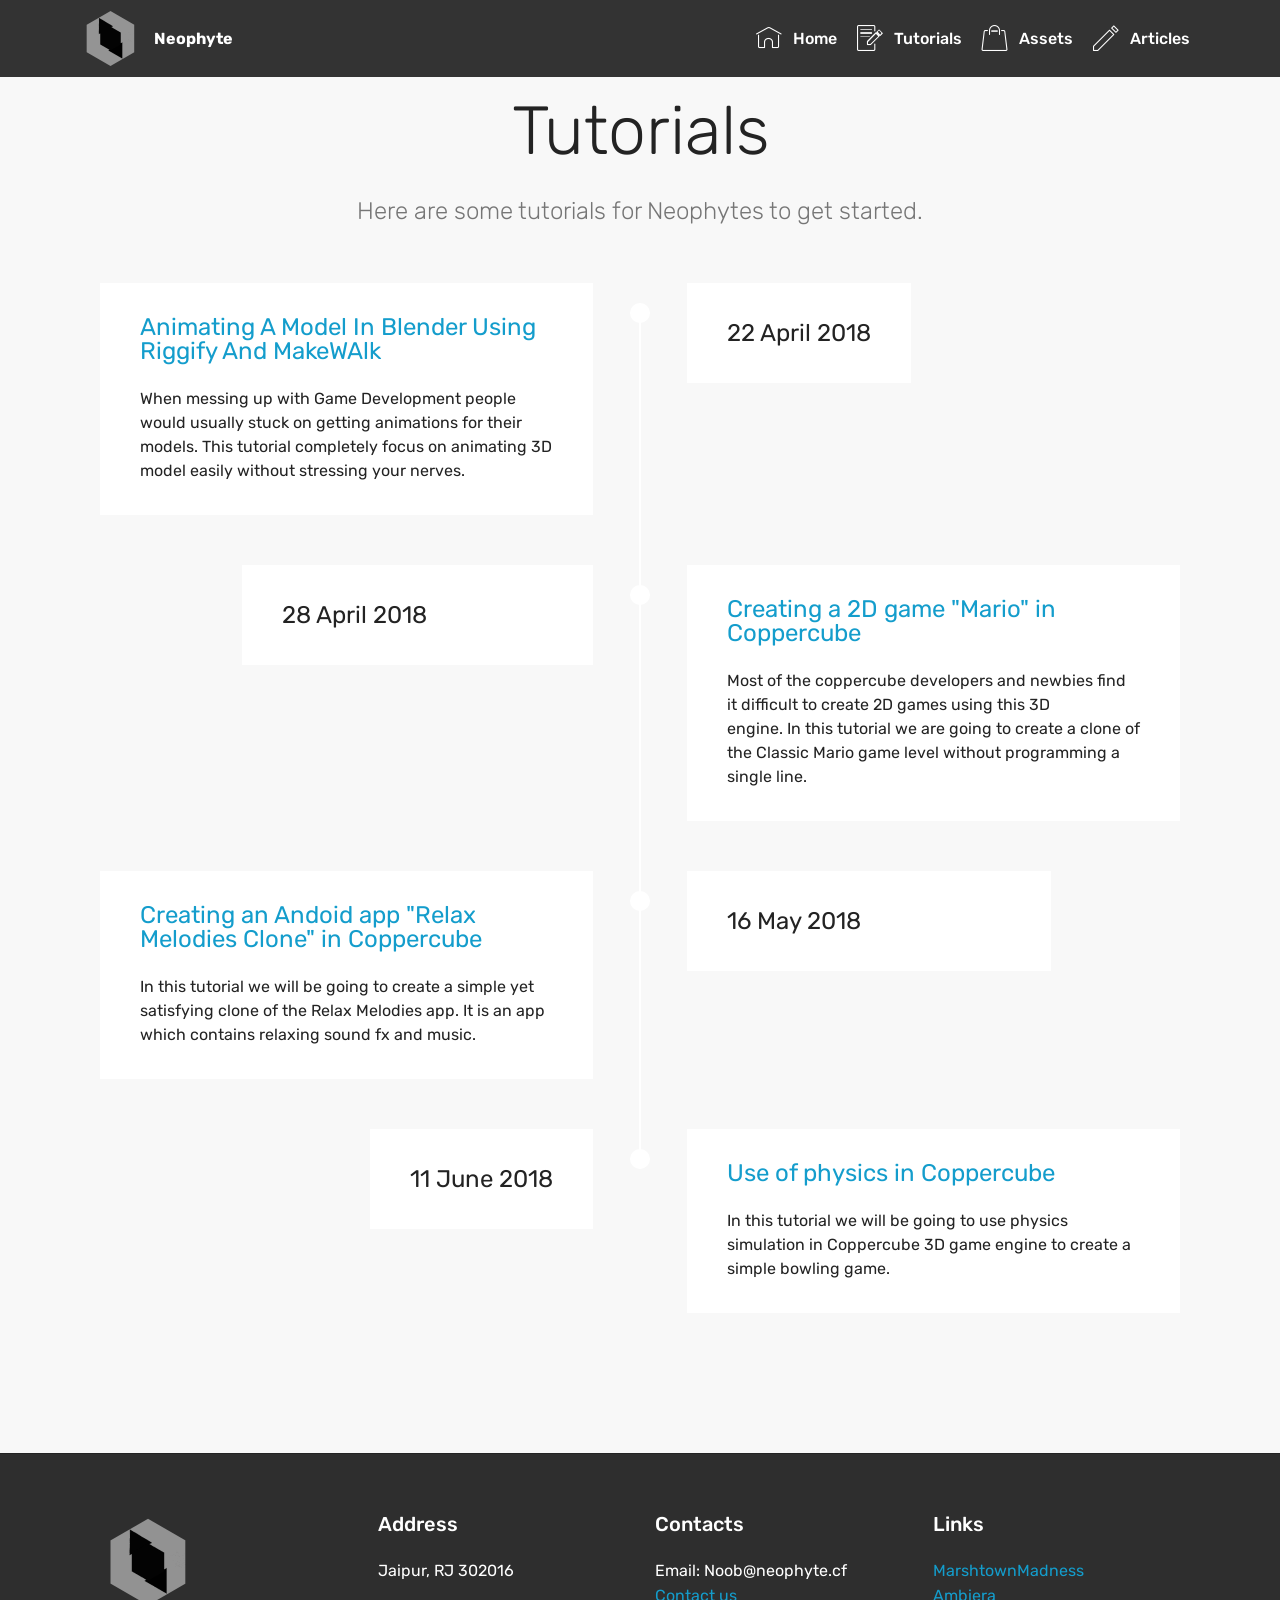
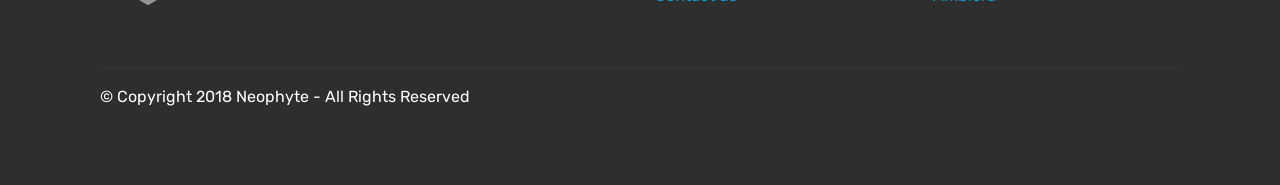
<file: tutorials.html>
<!DOCTYPE html>
<html >
<head>
  <!-- Site made with Mobirise Website Builder v4.8.1, https://mobirise.com -->
  <meta charset="UTF-8">
  <meta http-equiv="X-UA-Compatible" content="IE=edge">
  <meta name="generator" content="Mobirise v4.8.1, mobirise.com">
  <meta name="viewport" content="width=device-width, initial-scale=1, minimum-scale=1">
  <link rel="shortcut icon" href="assets/images/logo2-128x128-2.png" type="image/x-icon">
  <meta name="description" content="Tutorials ">
  <title>Tutorials</title>
  <link rel="stylesheet" href="assets/web/assets/mobirise-icons/mobirise-icons.css">
  <link rel="stylesheet" href="assets/tether/tether.min.css">
  <link rel="stylesheet" href="assets/soundcloud-plugin/style.css">
  <link rel="stylesheet" href="assets/bootstrap/css/bootstrap.min.css">
  <link rel="stylesheet" href="assets/bootstrap/css/bootstrap-grid.min.css">
  <link rel="stylesheet" href="assets/bootstrap/css/bootstrap-reboot.min.css">
  <link rel="stylesheet" href="assets/dropdown/css/style.css">
  <link rel="stylesheet" href="assets/animatecss/animate.min.css">
  <link rel="stylesheet" href="assets/socicon/css/styles.css">
  <link rel="stylesheet" href="assets/theme/css/style.css">
  <link rel="stylesheet" href="assets/mobirise/css/mbr-additional.css" type="text/css">
  
  
  
</head>
<body>
  <section class="menu cid-qPNjM6nDrs" once="menu" id="menu1-3h">

    

    <nav class="navbar navbar-expand beta-menu navbar-dropdown align-items-center navbar-toggleable-sm">
        <button class="navbar-toggler navbar-toggler-right" type="button" data-toggle="collapse" data-target="#navbarSupportedContent" aria-controls="navbarSupportedContent" aria-expanded="false" aria-label="Toggle navigation">
            <div class="hamburger">
                <span></span>
                <span></span>
                <span></span>
                <span></span>
            </div>
        </button>
        <div class="menu-logo">
            <div class="navbar-brand">
                <span class="navbar-logo">
                    <a href="http://neophyte.cf/">
                         <img src="assets/images/logo2-122x122.png" alt="Neophyte" title="" style="height: 3.8rem;">
                    </a>
                </span>
                <span class="navbar-caption-wrap"><a class="navbar-caption text-white display-4" href="http://neophyte.cf/">Neophyte</a></span>
            </div>
        </div>
        <div class="collapse navbar-collapse" id="navbarSupportedContent">
            <ul class="navbar-nav nav-dropdown nav-right" data-app-modern-menu="true"><li class="nav-item">
                    <a class="nav-link link text-white display-4" href="index.html">
                        <span class="mbri-home mbr-iconfont mbr-iconfont-btn"></span>Home</a>
                </li><li class="nav-item"><a class="nav-link link text-white display-4" href="tutorials.html"><span class="mbri-edit mbr-iconfont mbr-iconfont-btn"></span>
                        Tutorials</a></li><li class="nav-item"><a class="nav-link link text-white display-4" href="assetsdwnld.html"><span class="mbri-shopping-bag mbr-iconfont mbr-iconfont-btn"></span>Assets</a></li><li class="nav-item"><a class="nav-link link text-white display-4" href="articals.html"><span class="mbri-edit2 mbr-iconfont mbr-iconfont-btn"></span>Articles</a></li></ul>
            
        </div>
    </nav>
</section>

<section class="engine"><a href="https://mobiri.se/n">free simple web templates</a></section><section class="timeline1 cid-qPYFdJCVYb" id="timeline1-3j">

    

    

    <div class="container align-center">
        <h2 class="mbr-section-title pb-3 mbr-fonts-style display-1">
            Tutorials</h2>
        <h3 class="mbr-section-subtitle pb-5 mbr-fonts-style display-5">Here are some tutorials for Neophytes to get started.</h3>

        <div class="container timelines-container" mbri-timelines="">
            <div class="row timeline-element reverse separline">      
                 <div class="timeline-date-panel col-xs-12 col-md-6  align-left">         
                    <div class="time-line-date-content">
                        <p class="mbr-timeline-date mbr-fonts-style display-5">22 April 2018  
                        </p>
                    </div>
                </div>
           <span class="iconBackground"></span>
            <div class="col-xs-12 col-md-6 align-right">
                <div class="timeline-text-content">
                    <h4 class="mbr-timeline-title pb-3 mbr-fonts-style display-5"><a href="tut1.html">Animating A Model In Blender Using Riggify And MakeWAlk</a></h4>
                    <p class="mbr-timeline-text mbr-fonts-style display-7">
                        When messing up with Game Development people would usually stuck on getting animations for their models. This tutorial completely focus on animating 3D model easily without stressing your nerves.
                    </p>
                 </div>
            </div>
            </div>

            <div class="row timeline-element  separline">
                <div class="timeline-date-panel col-xs-12 col-md-6 align-right">
                    <div class="time-line-date-content">
                        <p class="mbr-timeline-date mbr-fonts-style display-5">
                            28 April 2018 &nbsp; &nbsp; &nbsp; &nbsp; &nbsp; &nbsp; &nbsp; &nbsp; &nbsp; &nbsp;&nbsp;</p>
                    </div>
                </div>
                <span class="iconBackground"></span>
                <div class="col-xs-12 col-md-6 align-left ">
                    <div class="timeline-text-content">
                        <h4 class="mbr-timeline-title pb-3 mbr-fonts-style display-5"><a href="tut2.html">Creating a 2D game "Mario" in Coppercube</a></h4>
                        <p class="mbr-timeline-text mbr-fonts-style display-7">Most of the coppercube developers and newbies find
<br>it difficult to create 2D games using this 3D
<br>engine. In this tutorial we are going to create a  clone of the Classic Mario game level without programming a single line.</p>
                    </div>
                </div>
            </div> 


            <div class="row timeline-element reverse separline">
                <div class="timeline-date-panel col-xs-12 col-md-6  align-left">
                    <div class="time-line-date-content">
                        <p class="mbr-timeline-date mbr-fonts-style display-5">16 May 2018 &nbsp; &nbsp; &nbsp; &nbsp; &nbsp; &nbsp; &nbsp; &nbsp; &nbsp; &nbsp; &nbsp; &nbsp;&nbsp;</p>
                    </div>
                </div>
                <span class="iconBackground"></span>
                <div class="col-xs-12 col-md-6 align-right">
                    <div class="timeline-text-content">
                        <h4 class="mbr-timeline-title pb-3 mbr-fonts-style display-5"><a href="tut3.html">Creating an Andoid app "Relax Melodies Clone" in Coppercube</a></h4>      
                        <p class="mbr-timeline-text mbr-fonts-style display-7">
                            In this tutorial we will be going to create a simple yet satisfying clone of the Relax Melodies app. It is an app which contains relaxing sound fx and music.
                        </p>
                    </div>
                </div>
            </div>

            <div class="row timeline-element ">
                <div class="timeline-date-panel col-xs-12 col-md-6 align-right">
                    <div class="time-line-date-content">
                        <p class="mbr-timeline-date mbr-fonts-style display-5">11 June 2018</p>
                    </div>
                </div>
                <span class="iconBackground"></span>
                <div class="col-xs-12 col-md-6 align-left ">
                    <div class="timeline-text-content">
                        <h4 class="mbr-timeline-title pb-3 mbr-fonts-style display-5"><a href="tut4.html">Use of physics in Coppercube</a></h4>
                        <p class="mbr-timeline-text mbr-fonts-style display-7">In this tutorial we will be going to use physics simulation in Coppercube 3D game engine to create a simple bowling game.
                        </p>
                    </div>
                </div>
            </div>


            


            

            

            

            

            

            

            
        </div>
    </div>
</section>

<section class="mbr-section mbr-section--relative mbr-section--fixed-size" id="htmlblock-block-45" data-rv-view="175" style="background-color: rgb(35, 35, 35);">
	<style>.block {padding-bottom:0px; padding-top:0px;}</style>		
            

    <div class="mbr-section__container mbr-section__container--isolated container">
        <div class="row block">
            <div class="mbr-box mbr-box--fixed mbr-box--adapted">
                <div class="mbr-box__magnet mbr-box__magnet--top-left mbr-section__left col-sm-8">
                    <div class="mbr-section__container mbr-section__container--middle">
                        <div class="mbr-header mbr-header--auto-align mbr-header--wysiwyg">
                            <div class="mbr-header__text tiny"></div>
                        </div>
                    </div>
                    <div class="mbr-section__container">
                        <div class="mbr-article mbr-article--auto-align mbr-article--wysiwyg"><div class="tiny"><script async="" src="//pagead2.googlesyndication.com/pagead/js/adsbygoogle.js"></script>
<script>
  (adsbygoogle = window.adsbygoogle || []).push({
    google_ad_client: "ca-pub-9463791826029624",
    enable_page_level_ads: true
  });
</script></div>
						</div>
                    </div>
                </div>
            </div>
        </div>
    </div>

	
	
</section>

<section class="cid-qPYQkQB5zg" id="footer1-42">

    

    

    <div class="container">
        <div class="media-container-row content text-white">
            <div class="col-12 col-md-3">
                <div class="media-wrap">
                    <a href="http://neophyte.cf/">
                        <img src="assets/images/logo2-192x192.png" alt="Neophyte" title="">
                    </a>
                </div>
            </div>
            <div class="col-12 col-md-3 mbr-fonts-style display-7">
                <h5 class="pb-3">
                    Address
                </h5>
                <p class="mbr-text">Jaipur, RJ 302016</p>
            </div>
            <div class="col-12 col-md-3 mbr-fonts-style display-7">
                <h5 class="pb-3">
                    Contacts
                </h5>
                <p class="mbr-text">
                    Email: Noob@neophyte.cf&nbsp;<br><a href="contact_us.html#form1-3n">Contact us&nbsp;</a><br><br></p>
            </div>
            <div class="col-12 col-md-3 mbr-fonts-style display-7">
                <h5 class="pb-3">
                    Links
                </h5>
                <p class="mbr-text"><a href="https://marshtownmadness.com" target="_blank">MarshtownMadness</a>&nbsp;<br><a href="https://ambiera.com" target="_blank">Ambiera&nbsp;</a><br></p>
            </div>
        </div>
        <div class="footer-lower">
            <div class="media-container-row">
                <div class="col-sm-12">
                    <hr>
                </div>
            </div>
            <div class="media-container-row mbr-white">
                <div class="col-sm-6 copyright">
                    <p class="mbr-text mbr-fonts-style display-7">
                        © Copyright 2018 Neophyte - All Rights Reserved
                    </p>
                </div>
                <div class="col-md-6">
                    
                </div>
            </div>
        </div>
    </div>
</section>


  <script src="assets/web/assets/jquery/jquery.min.js"></script>
  <script src="assets/popper/popper.min.js"></script>
  <script src="assets/tether/tether.min.js"></script>
  <script src="assets/bootstrap/js/bootstrap.min.js"></script>
  <script src="assets/smoothscroll/smooth-scroll.js"></script>
  <script src="assets/dropdown/js/script.min.js"></script>
  <script src="assets/touchswipe/jquery.touch-swipe.min.js"></script>
  <script src="assets/viewportchecker/jquery.viewportchecker.js"></script>
  <script src="assets/theme/js/script.js"></script>
  
  
  <input name="animation" type="hidden">
  </body>
</html>
</file>
<file: assets/web/assets/mobirise-icons/mobirise-icons.css>
@font-face {
  font-family: 'MobiriseIcons';
  src:  url('mobirise-icons.eot?spat4u');
  src:  url('mobirise-icons.eot?spat4u#iefix') format('embedded-opentype'),
    url('mobirise-icons.ttf?spat4u') format('truetype'),
    url('mobirise-icons.woff?spat4u') format('woff'),
    url('mobirise-icons.svg?spat4u#MobiriseIcons') format('svg');
  font-weight: normal;
  font-style: normal;
}

[class^="mbri-"], [class*=" mbri-"] {
  /* use !important to prevent issues with browser extensions that change fonts */
  font-family: MobiriseIcons !important;
  speak: none;
  font-style: normal;
  font-weight: normal;
  font-variant: normal;
  text-transform: none;
  line-height: 1;

  /* Better Font Rendering =========== */
  -webkit-font-smoothing: antialiased;
  -moz-osx-font-smoothing: grayscale;
}

.mbri-add-submenu:before {
  content: "\e900";
}
.mbri-alert:before {
  content: "\e901";
}
.mbri-align-center:before {
  content: "\e902";
}
.mbri-align-justify:before {
  content: "\e903";
}
.mbri-align-left:before {
  content: "\e904";
}
.mbri-align-right:before {
  content: "\e905";
}
.mbri-android:before {
  content: "\e906";
}
.mbri-apple:before {
  content: "\e907";
}
.mbri-arrow-down:before {
  content: "\e908";
}
.mbri-arrow-next:before {
  content: "\e909";
}
.mbri-arrow-prev:before {
  content: "\e90a";
}
.mbri-arrow-up:before {
  content: "\e90b";
}
.mbri-bold:before {
  content: "\e90c";
}
.mbri-bookmark:before {
  content: "\e90d";
}
.mbri-bootstrap:before {
  content: "\e90e";
}
.mbri-briefcase:before {
  content: "\e90f";
}
.mbri-browse:before {
  content: "\e910";
}
.mbri-bulleted-list:before {
  content: "\e911";
}
.mbri-calendar:before {
  content: "\e912";
}
.mbri-camera:before {
  content: "\e913";
}
.mbri-cart-add:before {
  content: "\e914";
}
.mbri-cart-full:before {
  content: "\e915";
}
.mbri-cash:before {
  content: "\e916";
}
.mbri-change-style:before {
  content: "\e917";
}
.mbri-chat:before {
  content: "\e918";
}
.mbri-clock:before {
  content: "\e919";
}
.mbri-close:before {
  content: "\e91a";
}
.mbri-cloud:before {
  content: "\e91b";
}
.mbri-code:before {
  content: "\e91c";
}
.mbri-contact-form:before {
  content: "\e91d";
}
.mbri-credit-card:before {
  content: "\e91e";
}
.mbri-cursor-click:before {
  content: "\e91f";
}
.mbri-cust-feedback:before {
  content: "\e920";
}
.mbri-database:before {
  content: "\e921";
}
.mbri-delivery:before {
  content: "\e922";
}
.mbri-desktop:before {
  content: "\e923";
}
.mbri-devices:before {
  content: "\e924";
}
.mbri-down:before {
  content: "\e925";
}
.mbri-download:before {
  content: "\e989";
}
.mbri-drag-n-drop:before {
  content: "\e927";
}
.mbri-drag-n-drop2:before {
  content: "\e928";
}
.mbri-edit:before {
  content: "\e929";
}
.mbri-edit2:before {
  content: "\e92a";
}
.mbri-error:before {
  content: "\e92b";
}
.mbri-extension:before {
  content: "\e92c";
}
.mbri-features:before {
  content: "\e92d";
}
.mbri-file:before {
  content: "\e92e";
}
.mbri-flag:before {
  content: "\e92f";
}
.mbri-folder:before {
  content: "\e930";
}
.mbri-gift:before {
  content: "\e931";
}
.mbri-github:before {
  content: "\e932";
}
.mbri-globe:before {
  content: "\e933";
}
.mbri-globe-2:before {
  content: "\e934";
}
.mbri-growing-chart:before {
  content: "\e935";
}
.mbri-hearth:before {
  content: "\e936";
}
.mbri-help:before {
  content: "\e937";
}
.mbri-home:before {
  content: "\e938";
}
.mbri-hot-cup:before {
  content: "\e939";
}
.mbri-idea:before {
  content: "\e93a";
}
.mbri-image-gallery:before {
  content: "\e93b";
}
.mbri-image-slider:before {
  content: "\e93c";
}
.mbri-info:before {
  content: "\e93d";
}
.mbri-italic:before {
  content: "\e93e";
}
.mbri-key:before {
  content: "\e93f";
}
.mbri-laptop:before {
  content: "\e940";
}
.mbri-layers:before {
  content: "\e941";
}
.mbri-left-right:before {
  content: "\e942";
}
.mbri-left:before {
  content: "\e943";
}
.mbri-letter:before {
  content: "\e944";
}
.mbri-like:before {
  content: "\e945";
}
.mbri-link:before {
  content: "\e946";
}
.mbri-lock:before {
  content: "\e947";
}
.mbri-login:before {
  content: "\e948";
}
.mbri-logout:before {
  content: "\e949";
}
.mbri-magic-stick:before {
  content: "\e94a";
}
.mbri-map-pin:before {
  content: "\e94b";
}
.mbri-menu:before {
  content: "\e94c";
}
.mbri-mobile:before {
  content: "\e94d";
}
.mbri-mobile2:before {
  content: "\e94e";
}
.mbri-mobirise:before {
  content: "\e94f";
}
.mbri-more-horizontal:before {
  content: "\e950";
}
.mbri-more-vertical:before {
  content: "\e951";
}
.mbri-music:before {
  content: "\e952";
}
.mbri-new-file:before {
  content: "\e953";
}
.mbri-numbered-list:before {
  content: "\e954";
}
.mbri-opened-folder:before {
  content: "\e955";
}
.mbri-pages:before {
  content: "\e956";
}
.mbri-paper-plane:before {
  content: "\e957";
}
.mbri-paperclip:before {
  content: "\e958";
}
.mbri-photo:before {
  content: "\e959";
}
.mbri-photos:before {
  content: "\e95a";
}
.mbri-pin:before {
  content: "\e95b";
}
.mbri-play:before {
  content: "\e95c";
}
.mbri-plus:before {
  content: "\e95d";
}
.mbri-preview:before {
  content: "\e95e";
}
.mbri-print:before {
  content: "\e95f";
}
.mbri-protect:before {
  content: "\e960";
}
.mbri-question:before {
  content: "\e961";
}
.mbri-quote-left:before {
  content: "\e962";
}
.mbri-quote-right:before {
  content: "\e963";
}
.mbri-refresh:before {
  content: "\e964";
}
.mbri-responsive:before {
  content: "\e965";
}
.mbri-right:before {
  content: "\e966";
}
.mbri-rocket:before {
  content: "\e967";
}
.mbri-sad-face:before {
  content: "\e968";
}
.mbri-sale:before {
  content: "\e969";
}
.mbri-save:before {
  content: "\e96a";
}
.mbri-search:before {
  content: "\e96b";
}
.mbri-setting:before {
  content: "\e96c";
}
.mbri-setting2:before {
  content: "\e96d";
}
.mbri-setting3:before {
  content: "\e96e";
}
.mbri-share:before {
  content: "\e96f";
}
.mbri-shopping-bag:before {
  content: "\e970";
}
.mbri-shopping-basket:before {
  content: "\e971";
}
.mbri-shopping-cart:before {
  content: "\e972";
}
.mbri-sites:before {
  content: "\e973";
}
.mbri-smile-face:before {
  content: "\e974";
}
.mbri-speed:before {
  content: "\e975";
}
.mbri-star:before {
  content: "\e976";
}
.mbri-success:before {
  content: "\e977";
}
.mbri-sun:before {
  content: "\e978";
}
.mbri-sun2:before {
  content: "\e979";
}
.mbri-tablet:before {
  content: "\e97a";
}
.mbri-tablet-vertical:before {
  content: "\e97b";
}
.mbri-target:before {
  content: "\e97c";
}
.mbri-timer:before {
  content: "\e97d";
}
.mbri-to-ftp:before {
  content: "\e97e";
}
.mbri-to-local-drive:before {
  content: "\e97f";
}
.mbri-touch-swipe:before {
  content: "\e980";
}
.mbri-touch:before {
  content: "\e981";
}
.mbri-trash:before {
  content: "\e982";
}
.mbri-underline:before {
  content: "\e983";
}
.mbri-unlink:before {
  content: "\e984";
}
.mbri-unlock:before {
  content: "\e985";
}
.mbri-up-down:before {
  content: "\e986";
}
.mbri-up:before {
  content: "\e987";
}
.mbri-update:before {
  content: "\e988";
}
.mbri-upload:before {
 content: "\e926"; 
}
.mbri-user:before {
  content: "\e98a";
}
.mbri-user2:before {
  content: "\e98b";
}
.mbri-users:before {
  content: "\e98c";
}
.mbri-video:before {
  content: "\e98d";
}
.mbri-video-play:before {
  content: "\e98e";
}
.mbri-watch:before {
  content: "\e98f";
}
.mbri-website-theme:before {
  content: "\e990";
}
.mbri-wifi:before {
  content: "\e991";
}
.mbri-windows:before {
  content: "\e992";
}
.mbri-zoom-out:before {
  content: "\e993";
}
.mbri-redo:before {
  content: "\e994";
}
.mbri-undo:before {
  content: "\e995";
}
</file>
<file: assets/soundcloud-plugin/style.css>
.addons-container {
  position: relative;
  margin-left: auto;
  margin-right: auto;
  padding-right: 15px;
  padding-left: 15px; }
  @media (min-width: 576px) {
    .addons-container {
      padding-right: 15px;
      padding-left: 15px; } }
  @media (min-width: 768px) {
    .addons-container {
      padding-right: 15px;
      padding-left: 15px; } }
  @media (min-width: 992px) {
    .addons-container {
      padding-right: 15px;
      padding-left: 15px; } }
  @media (min-width: 1200px) {
    .addons-container {
      padding-right: 15px;
      padding-left: 15px; } }
  @media (min-width: 576px) {
    .addons-container {
      width: 540px;
      max-width: 100%; } }
  @media (min-width: 768px) {
    .addons-container {
      width: 720px;
      max-width: 100%; } }
  @media (min-width: 992px) {
    .addons-container {
      width: 960px;
      max-width: 100%; } }
  @media (min-width: 1200px) {
    .addons-container {
      width: 1140px;
      max-width: 100%; } }

.addons-container-inner{
    position: relative;
    width: 100%;
    min-height: 1px;
    padding-right: 15px;
    padding-left: 15px;
}
@media (min-width: 567px) {
    .addons-container-inner{
        -ms-flex: 0 0 66.666667%;
        flex: 0 0 66.666667%;
        max-width: 66.666667%;
    }
}
.addons-row{
    display: flex;
    justify-content:center;
}
</file>
<file: assets/dropdown/css/style.css>
.navbar-dropdown {
  left: 0;
  padding: 0;
  position: absolute;
  right: 0;
  top: 0;
  transition: all 0.45s ease;
  z-index: 1030;
  background: #282828; }
  .navbar-dropdown .navbar-logo {
    margin-right: 0.8rem;
    transition: margin 0.3s ease-in-out;
    vertical-align: middle; }
    .navbar-dropdown .navbar-logo img {
      height: 3.125rem;
      transition: all 0.3s ease-in-out; }
    .navbar-dropdown .navbar-logo.mbr-iconfont {
      font-size: 3.125rem;
      line-height: 3.125rem; }
  .navbar-dropdown .navbar-caption {
    font-weight: 700;
    white-space: normal;
    vertical-align: -4px;
    line-height: 3.125rem !important; }
    .navbar-dropdown .navbar-caption, .navbar-dropdown .navbar-caption:hover {
      color: inherit;
      text-decoration: none; }
  .navbar-dropdown .mbr-iconfont + .navbar-caption {
    vertical-align: -1px; }
  .navbar-dropdown.navbar-fixed-top {
    position: fixed; }
  .navbar-dropdown .navbar-brand span {
    vertical-align: -4px; }
  .navbar-dropdown.bg-color.transparent {
    background: none; }
  .navbar-dropdown.navbar-short .navbar-brand {
    padding: 0.625rem 0; }
    .navbar-dropdown.navbar-short .navbar-brand span {
      vertical-align: -1px; }
  .navbar-dropdown.navbar-short .navbar-caption {
    line-height: 2.375rem !important;
    vertical-align: -2px; }
  .navbar-dropdown.navbar-short .navbar-logo {
    margin-right: 0.5rem; }
    .navbar-dropdown.navbar-short .navbar-logo img {
      height: 2.375rem; }
    .navbar-dropdown.navbar-short .navbar-logo.mbr-iconfont {
      font-size: 2.375rem;
      line-height: 2.375rem; }
  .navbar-dropdown.navbar-short .mbr-table-cell {
    height: 3.625rem; }
  .navbar-dropdown .navbar-close {
    left: 0.6875rem;
    position: fixed;
    top: 0.75rem;
    z-index: 1000; }
  .navbar-dropdown .hamburger-icon {
    content: "";
    display: inline-block;
    vertical-align: middle;
    width: 16px;
    -webkit-box-shadow: 0 -6px 0 1px #282828,0 0 0 1px #282828,0 6px 0 1px #282828;
    -moz-box-shadow: 0 -6px 0 1px #282828,0 0 0 1px #282828,0 6px 0 1px #282828;
    box-shadow: 0 -6px 0 1px #282828,0 0 0 1px #282828,0 6px 0 1px #282828; }

.dropdown-menu .dropdown-toggle[data-toggle="dropdown-submenu"]::after {
  border-bottom: 0.35em solid transparent;
  border-left: 0.35em solid;
  border-right: 0;
  border-top: 0.35em solid transparent;
  margin-left: 0.3rem; }

.dropdown-menu .dropdown-item:focus {
  outline: 0; }

.nav-dropdown {
  font-size: 0.75rem;
  font-weight: 500;
  height: auto !important; }
  .nav-dropdown .nav-btn {
    padding-left: 1rem; }
  .nav-dropdown .link {
    margin: .667em 1.667em;
    font-weight: 500;
    padding: 0;
    transition: color .2s ease-in-out; }
    .nav-dropdown .link.dropdown-toggle {
      margin-right: 2.583em; }
      .nav-dropdown .link.dropdown-toggle::after {
        margin-left: .25rem;
        border-top: 0.35em solid;
        border-right: 0.35em solid transparent;
        border-left: 0.35em solid transparent;
        border-bottom: 0; }
      .nav-dropdown .link.dropdown-toggle[aria-expanded="true"] {
        margin: 0;
        padding: 0.667em 3.263em  0.667em 1.667em; }
  .nav-dropdown .link::after,
  .nav-dropdown .dropdown-item::after {
    color: inherit; }
  .nav-dropdown .btn {
    font-size: 0.75rem;
    font-weight: 700;
    letter-spacing: 0;
    margin-bottom: 0;
    padding-left: 1.25rem;
    padding-right: 1.25rem; }
  .nav-dropdown .dropdown-menu {
    border-radius: 0;
    border: 0;
    left: 0;
    margin: 0;
    padding-bottom: 1.25rem;
    padding-top: 1.25rem;
    position: relative; }
  .nav-dropdown .dropdown-submenu {
    margin-left: 0.125rem;
    top: 0; }
  .nav-dropdown .dropdown-item {
    font-weight: 500;
    line-height: 2;
    padding: 0.3846em 4.615em 0.3846em 1.5385em;
    position: relative;
    transition: color .2s ease-in-out, background-color .2s ease-in-out; }
    .nav-dropdown .dropdown-item::after {
      margin-top: -0.3077em;
      position: absolute;
      right: 1.1538em;
      top: 50%; }
    .nav-dropdown .dropdown-item:focus, .nav-dropdown .dropdown-item:hover {
      background: none; }

@media (max-width: 767px) {
  .nav-dropdown.navbar-toggleable-sm {
    bottom: 0;
    display: none;
    left: 0;
    overflow-x: hidden;
    position: fixed;
    top: 0;
    transform: translateX(-100%);
    -ms-transform: translateX(-100%);
    -webkit-transform: translateX(-100%);
    width: 18.75rem;
    z-index: 999; } }
.nav-dropdown.navbar-toggleable-xl {
  bottom: 0;
  display: none;
  left: 0;
  overflow-x: hidden;
  position: fixed;
  top: 0;
  transform: translateX(-100%);
  -ms-transform: translateX(-100%);
  -webkit-transform: translateX(-100%);
  width: 18.75rem;
  z-index: 999; }

.nav-dropdown-sm {
  display: block !important;
  overflow-x: hidden;
  overflow: auto;
  padding-top: 3.875rem; }
  .nav-dropdown-sm::after {
    content: "";
    display: block;
    height: 3rem;
    width: 100%; }
  .nav-dropdown-sm.collapse.in ~ .navbar-close {
    display: block !important; }
  .nav-dropdown-sm.collapsing, .nav-dropdown-sm.collapse.in {
    transform: translateX(0);
    -ms-transform: translateX(0);
    -webkit-transform: translateX(0);
    transition: all 0.25s ease-out;
    -webkit-transition: all 0.25s ease-out;
    background: #282828; }
  .nav-dropdown-sm.collapsing[aria-expanded="false"] {
    transform: translateX(-100%);
    -ms-transform: translateX(-100%);
    -webkit-transform: translateX(-100%); }
  .nav-dropdown-sm .nav-item {
    display: block;
    margin-left: 0 !important;
    padding-left: 0; }
  .nav-dropdown-sm .link,
  .nav-dropdown-sm .dropdown-item {
    border-top: 1px dotted rgba(255, 255, 255, 0.1);
    font-size: 0.8125rem;
    line-height: 1.6;
    margin: 0 !important;
    padding: 0.875rem 2.4rem 0.875rem 1.5625rem !important;
    position: relative;
    white-space: normal; }
    .nav-dropdown-sm .link:focus, .nav-dropdown-sm .link:hover,
    .nav-dropdown-sm .dropdown-item:focus,
    .nav-dropdown-sm .dropdown-item:hover {
      background: rgba(0, 0, 0, 0.2) !important;
      color: #c0a375; }
  .nav-dropdown-sm .nav-btn {
    position: relative;
    padding: 1.5625rem 1.5625rem 0 1.5625rem; }
    .nav-dropdown-sm .nav-btn::before {
      border-top: 1px dotted rgba(255, 255, 255, 0.1);
      content: "";
      left: 0;
      position: absolute;
      top: 0;
      width: 100%; }
    .nav-dropdown-sm .nav-btn + .nav-btn {
      padding-top: 0.625rem; }
      .nav-dropdown-sm .nav-btn + .nav-btn::before {
        display: none; }
  .nav-dropdown-sm .btn {
    padding: 0.625rem 0; }
  .nav-dropdown-sm .dropdown-toggle[data-toggle="dropdown-submenu"]::after {
    margin-left: .25rem;
    border-top: 0.35em solid;
    border-right: 0.35em solid transparent;
    border-left: 0.35em solid transparent;
    border-bottom: 0; }
  .nav-dropdown-sm .dropdown-toggle[data-toggle="dropdown-submenu"][aria-expanded="true"]::after {
    border-top: 0;
    border-right: 0.35em solid transparent;
    border-left: 0.35em solid transparent;
    border-bottom: 0.35em solid; }
  .nav-dropdown-sm .dropdown-menu {
    margin: 0;
    padding: 0;
    position: relative;
    top: 0;
    left: 0;
    width: 100%;
    border: 0;
    float: none;
    border-radius: 0;
    background: none; }
  .nav-dropdown-sm .dropdown-submenu {
    left: 100%;
    margin-left: 0.125rem;
    margin-top: -1.25rem;
    top: 0; }

.navbar-toggleable-sm .nav-dropdown .dropdown-menu {
  position: absolute; }

.navbar-toggleable-sm .nav-dropdown .dropdown-submenu {
  left: 100%;
  margin-left: 0.125rem;
  margin-top: -1.25rem;
  top: 0; }

.navbar-toggleable-sm.opened .nav-dropdown .dropdown-menu {
  position: relative; }

.navbar-toggleable-sm.opened .nav-dropdown .dropdown-submenu {
  left: 0;
  margin-left: 00rem;
  margin-top: 0rem;
  top: 0; }

.is-builder .nav-dropdown.collapsing {
  transition: none !important; }

/*# sourceMappingURL=style.css.map */
</file>
<file: assets/socicon/css/styles.css>
@charset "UTF-8";

@font-face {
  font-family: "socicon";
  src:url("../fonts/socicon.eot");
  src:url("../fonts/socicon.eot?#iefix") format("embedded-opentype"),
    url("../fonts/socicon.woff") format("woff"),
    url("../fonts/socicon.ttf") format("truetype"),
    url("../fonts/socicon.svg#socicon") format("svg");
  font-weight: normal;
  font-style: normal;

}

[data-icon]:before {
  font-family: "socicon" !important;
  content: attr(data-icon);
  font-style: normal !important;
  font-weight: normal !important;
  font-variant: normal !important;
  text-transform: none !important;
  speak: none;
  line-height: 1;
  -webkit-font-smoothing: antialiased;
  -moz-osx-font-smoothing: grayscale;
}

[class^="socicon-"]:before,
[class*=" socicon-"]:before {
  font-family: "socicon" !important;
  font-style: normal !important;
  font-weight: normal !important;
  font-variant: normal !important;
  text-transform: none !important;
  speak: none;
  line-height: 1;
  -webkit-font-smoothing: antialiased;
  -moz-osx-font-smoothing: grayscale;
}

.socicon-modelmayhem:before {
  content: "\e000";
}
.socicon-mixcloud:before {
  content: "\e001";
}
.socicon-drupal:before {
  content: "\e002";
}
.socicon-swarm:before {
  content: "\e003";
}
.socicon-istock:before {
  content: "\e004";
}
.socicon-yammer:before {
  content: "\e005";
}
.socicon-ello:before {
  content: "\e006";
}
.socicon-stackoverflow:before {
  content: "\e007";
}
.socicon-persona:before {
  content: "\e008";
}
.socicon-triplej:before {
  content: "\e009";
}
.socicon-houzz:before {
  content: "\e00a";
}
.socicon-rss:before {
  content: "\e00b";
}
.socicon-paypal:before {
  content: "\e00c";
}
.socicon-odnoklassniki:before {
  content: "\e00d";
}
.socicon-airbnb:before {
  content: "\e00e";
}
.socicon-periscope:before {
  content: "\e00f";
}
.socicon-outlook:before {
  content: "\e010";
}
.socicon-coderwall:before {
  content: "\e011";
}
.socicon-tripadvisor:before {
  content: "\e012";
}
.socicon-appnet:before {
  content: "\e013";
}
.socicon-goodreads:before {
  content: "\e014";
}
.socicon-tripit:before {
  content: "\e015";
}
.socicon-lanyrd:before {
  content: "\e016";
}
.socicon-slideshare:before {
  content: "\e017";
}
.socicon-buffer:before {
  content: "\e018";
}
.socicon-disqus:before {
  content: "\e019";
}
.socicon-vkontakte:before {
  content: "\e01a";
}
.socicon-whatsapp:before {
  content: "\e01b";
}
.socicon-patreon:before {
  content: "\e01c";
}
.socicon-storehouse:before {
  content: "\e01d";
}
.socicon-pocket:before {
  content: "\e01e";
}
.socicon-mail:before {
  content: "\e01f";
}
.socicon-blogger:before {
  content: "\e020";
}
.socicon-technorati:before {
  content: "\e021";
}
.socicon-reddit:before {
  content: "\e022";
}
.socicon-dribbble:before {
  content: "\e023";
}
.socicon-stumbleupon:before {
  content: "\e024";
}
.socicon-digg:before {
  content: "\e025";
}
.socicon-envato:before {
  content: "\e026";
}
.socicon-behance:before {
  content: "\e027";
}
.socicon-delicious:before {
  content: "\e028";
}
.socicon-deviantart:before {
  content: "\e029";
}
.socicon-forrst:before {
  content: "\e02a";
}
.socicon-play:before {
  content: "\e02b";
}
.socicon-zerply:before {
  content: "\e02c";
}
.socicon-wikipedia:before {
  content: "\e02d";
}
.socicon-apple:before {
  content: "\e02e";
}
.socicon-flattr:before {
  content: "\e02f";
}
.socicon-github:before {
  content: "\e030";
}
.socicon-renren:before {
  content: "\e031";
}
.socicon-friendfeed:before {
  content: "\e032";
}
.socicon-newsvine:before {
  content: "\e033";
}
.socicon-identica:before {
  content: "\e034";
}
.socicon-bebo:before {
  content: "\e035";
}
.socicon-zynga:before {
  content: "\e036";
}
.socicon-steam:before {
  content: "\e037";
}
.socicon-xbox:before {
  content: "\e038";
}
.socicon-windows:before {
  content: "\e039";
}
.socicon-qq:before {
  content: "\e03a";
}
.socicon-douban:before {
  content: "\e03b";
}
.socicon-meetup:before {
  content: "\e03c";
}
.socicon-playstation:before {
  content: "\e03d";
}
.socicon-android:before {
  content: "\e03e";
}
.socicon-snapchat:before {
  content: "\e03f";
}
.socicon-twitter:before {
  content: "\e040";
}
.socicon-facebook:before {
  content: "\e041";
}
.socicon-googleplus:before {
  content: "\e042";
}
.socicon-pinterest:before {
  content: "\e043";
}
.socicon-foursquare:before {
  content: "\e044";
}
.socicon-yahoo:before {
  content: "\e045";
}
.socicon-skype:before {
  content: "\e046";
}
.socicon-yelp:before {
  content: "\e047";
}
.socicon-feedburner:before {
  content: "\e048";
}
.socicon-linkedin:before {
  content: "\e049";
}
.socicon-viadeo:before {
  content: "\e04a";
}
.socicon-xing:before {
  content: "\e04b";
}
.socicon-myspace:before {
  content: "\e04c";
}
.socicon-soundcloud:before {
  content: "\e04d";
}
.socicon-spotify:before {
  content: "\e04e";
}
.socicon-grooveshark:before {
  content: "\e04f";
}
.socicon-lastfm:before {
  content: "\e050";
}
.socicon-youtube:before {
  content: "\e051";
}
.socicon-vimeo:before {
  content: "\e052";
}
.socicon-dailymotion:before {
  content: "\e053";
}
.socicon-vine:before {
  content: "\e054";
}
.socicon-flickr:before {
  content: "\e055";
}
.socicon-500px:before {
  content: "\e056";
}
.socicon-wordpress:before {
  content: "\e058";
}
.socicon-tumblr:before {
  content: "\e059";
}
.socicon-twitch:before {
  content: "\e05a";
}
.socicon-8tracks:before {
  content: "\e05b";
}
.socicon-amazon:before {
  content: "\e05c";
}
.socicon-icq:before {
  content: "\e05d";
}
.socicon-smugmug:before {
  content: "\e05e";
}
.socicon-ravelry:before {
  content: "\e05f";
}
.socicon-weibo:before {
  content: "\e060";
}
.socicon-baidu:before {
  content: "\e061";
}
.socicon-angellist:before {
  content: "\e062";
}
.socicon-ebay:before {
  content: "\e063";
}
.socicon-imdb:before {
  content: "\e064";
}
.socicon-stayfriends:before {
  content: "\e065";
}
.socicon-residentadvisor:before {
  content: "\e066";
}
.socicon-google:before {
  content: "\e067";
}
.socicon-yandex:before {
  content: "\e068";
}
.socicon-sharethis:before {
  content: "\e069";
}
.socicon-bandcamp:before {
  content: "\e06a";
}
.socicon-itunes:before {
  content: "\e06b";
}
.socicon-deezer:before {
  content: "\e06c";
}
.socicon-telegram:before {
  content: "\e06e";
}
.socicon-openid:before {
  content: "\e06f";
}
.socicon-amplement:before {
  content: "\e070";
}
.socicon-viber:before {
  content: "\e071";
}
.socicon-zomato:before {
  content: "\e072";
}
.socicon-draugiem:before {
  content: "\e074";
}
.socicon-endomodo:before {
  content: "\e075";
}
.socicon-filmweb:before {
  content: "\e076";
}
.socicon-stackexchange:before {
  content: "\e077";
}
.socicon-wykop:before {
  content: "\e078";
}
.socicon-teamspeak:before {
  content: "\e079";
}
.socicon-teamviewer:before {
  content: "\e07a";
}
.socicon-ventrilo:before {
  content: "\e07b";
}
.socicon-younow:before {
  content: "\e07c";
}
.socicon-raidcall:before {
  content: "\e07d";
}
.socicon-mumble:before {
  content: "\e07e";
}
.socicon-medium:before {
  content: "\e06d";
}
.socicon-bebee:before {
  content: "\e07f";
}
.socicon-hitbox:before {
  content: "\e080";
}
.socicon-reverbnation:before {
  content: "\e081";
}
.socicon-formulr:before {
  content: "\e082";
}
.socicon-instagram:before {
  content: "\e057";
}
.socicon-battlenet:before {
  content: "\e083";
}
.socicon-chrome:before {
  content: "\e084";
}
.socicon-discord:before {
  content: "\e086";
}
.socicon-issuu:before {
  content: "\e087";
}
.socicon-macos:before {
  content: "\e088";
}
.socicon-firefox:before {
  content: "\e089";
}
.socicon-opera:before {
  content: "\e08d";
}
.socicon-keybase:before {
  content: "\e090";
}
.socicon-alliance:before {
  content: "\e091";
}
.socicon-livejournal:before {
  content: "\e092";
}
.socicon-googlephotos:before {
  content: "\e093";
}
.socicon-horde:before {
  content: "\e094";
}
.socicon-etsy:before {
  content: "\e095";
}
.socicon-zapier:before {
  content: "\e096";
}
.socicon-google-scholar:before {
  content: "\e097";
}
.socicon-researchgate:before {
  content: "\e098";
}
.socicon-wechat:before {
  content: "\e099";
}
.socicon-strava:before {
  content: "\e09a";
}
.socicon-line:before {
  content: "\e09b";
}
.socicon-lyft:before {
  content: "\e09c";
}
.socicon-uber:before {
  content: "\e09d";
}
.socicon-songkick:before {
  content: "\e09e";
}
.socicon-viewbug:before {
  content: "\e09f";
}
.socicon-googlegroups:before {
  content: "\e0a0";
}
.socicon-quora:before {
  content: "\e073";
}
.socicon-diablo:before {
  content: "\e085";
}
.socicon-blizzard:before {
  content: "\e0a1";
}
.socicon-hearthstone:before {
  content: "\e08b";
}
.socicon-heroes:before {
  content: "\e08a";
}
.socicon-overwatch:before {
  content: "\e08c";
}
.socicon-warcraft:before {
  content: "\e08e";
}
.socicon-starcraft:before {
  content: "\e08f";
}
.socicon-beam:before {
  content: "\e0a2";
}
.socicon-curse:before {
  content: "\e0a3";
}
.socicon-player:before {
  content: "\e0a4";
}
.socicon-streamjar:before {
  content: "\e0a5";
}
.socicon-nintendo:before {
  content: "\e0a6";
}
.socicon-hellocoton:before {
  content: "\e0a7";
}
</file>
<file: assets/theme/css/style.css>
/*!
 * Mobirise v4 theme (https://mobirise.com/)
 * Copyright 2017 Mobirise
 */
section {
  background-color: #eeeeee; }

section,
.container,
.container-fluid {
  position: relative;
  word-wrap: break-word; }

a.mbr-iconfont:hover {
  text-decoration: none; }

.article .lead p, .article .lead ul, .article .lead ol, .article .lead pre, .article .lead blockquote {
  margin-bottom: 0; }

a {
  font-style: normal;
  font-weight: 400;
  cursor: pointer; }
  a, a:hover {
    text-decoration: none; }

figure {
  margin-bottom: 0; }

body {
  color: #232323; }

h1, h2, h3, h4, h5, h6,
.h1, .h2, .h3, .h4, .h5, .h6,
.display-1, .display-2, .display-3, .display-4 {
  line-height: 1;
  word-break: break-word;
  word-wrap: break-word; }

b, strong {
  font-weight: bold; }

blockquote {
  padding: 10px 0 10px 20px;
  position: relative;
  border-left: 2px solid;
  border-color: #ff3366; }

input:-webkit-autofill, input:-webkit-autofill:hover, input:-webkit-autofill:focus, input:-webkit-autofill:active {
  transition-delay: 9999s;
  transition-property: background-color, color; }

textarea[type="hidden"] {
  display: none; }

body {
  position: relative; }

section {
  background-position: 50% 50%;
  background-repeat: no-repeat;
  background-size: cover; }
  section .mbr-background-video,
  section .mbr-background-video-preview {
    position: absolute;
    bottom: 0;
    left: 0;
    right: 0;
    top: 0; }

.hidden {
  visibility: hidden; }

.mbr-z-index20 {
  z-index: 20; }

/*! Base colors */
.mbr-white {
  color: #ffffff; }

.mbr-black {
  color: #000000; }

.mbr-bg-white {
  background-color: #ffffff; }

.mbr-bg-black {
  background-color: #000000; }

/*! Text-aligns */
.align-left {
  text-align: left; }

.align-center {
  text-align: center; }

.align-right {
  text-align: right; }

@media (max-width: 767px) {
  .align-left, .align-center, .align-right, .mbr-section-btn, .mbr-section-title {
    text-align: center; } }
/*! Font-weight  */
.mbr-light {
  font-weight: 300; }

.mbr-regular {
  font-weight: 400; }

.mbr-semibold {
  font-weight: 500; }

.mbr-bold {
  font-weight: 700; }

/*! Media  */
.media-size-item {
  -webkit-flex: 1 1 auto;
  -moz-flex: 1 1 auto;
  -ms-flex: 1 1 auto;
  -o-flex: 1 1 auto;
  flex: 1 1 auto; }

.media-content {
  -webkit-flex-basis: 100%;
  flex-basis: 100%; }

.media-container-row {
  display: -ms-flexbox;
  display: -webkit-flex;
  display: flex;
  -webkit-flex-direction: row;
  -ms-flex-direction: row;
  flex-direction: row;
  -webkit-flex-wrap: wrap;
  -ms-flex-wrap: wrap;
  flex-wrap: wrap;
  -webkit-justify-content: center;
  -ms-flex-pack: center;
  justify-content: center;
  -webkit-align-content: center;
  -ms-flex-line-pack: center;
  align-content: center;
  -webkit-align-items: start;
  -ms-flex-align: start;
  align-items: start; }
  .media-container-row .media-size-item {
    width: 400px; }

.media-container-column {
  display: -ms-flexbox;
  display: -webkit-flex;
  display: flex;
  -webkit-flex-direction: column;
  -ms-flex-direction: column;
  flex-direction: column;
  -webkit-flex-wrap: wrap;
  -ms-flex-wrap: wrap;
  flex-wrap: wrap;
  -webkit-justify-content: center;
  -ms-flex-pack: center;
  justify-content: center;
  -webkit-align-content: center;
  -ms-flex-line-pack: center;
  align-content: center;
  -webkit-align-items: stretch;
  -ms-flex-align: stretch;
  align-items: stretch; }
  .media-container-column > * {
    width: 100%; }

@media (min-width: 992px) {
  .media-container-row {
    -webkit-flex-wrap: nowrap;
    -ms-flex-wrap: nowrap;
    flex-wrap: nowrap; } }
figure {
  overflow: hidden; }

figure[mbr-media-size] {
  transition: width 0.1s; }

.mbr-figure img, .mbr-figure iframe {
  display: block;
  width: 100%; }

.card {
  background-color: transparent;
  border: none; }

.card-img {
  text-align: center;
  flex-shrink: 0; }

.media {
  max-width: 100%;
  margin: 0 auto; }

.mbr-figure {
  -ms-flex-item-align: center;
  -ms-grid-row-align: center;
  -webkit-align-self: center;
  align-self: center; }

.media-container > div {
  max-width: 100%; }

.mbr-figure img, .card-img img {
  width: 100%; }

@media (max-width: 991px) {
  .media-size-item {
    width: auto !important; }

  .media {
    width: auto; }

  .mbr-figure {
    width: 100% !important; } }
/*! Buttons */
.mbr-section-btn {
  margin-left: -.25rem;
  margin-right: -.25rem;
  font-size: 0; }

nav .mbr-section-btn {
  margin-left: 0rem;
  margin-right: 0rem; }

/*! Btn icon margin */
.btn .mbr-iconfont, .btn.btn-sm .mbr-iconfont {
  cursor: pointer;
  margin-right: 0.5rem; }

.btn.btn-md .mbr-iconfont, .btn.btn-md .mbr-iconfont {
  margin-right: 0.8rem; }

.mbr-regular {
  font-weight: 400; }

.mbr-semibold {
  font-weight: 500; }

.mbr-bold {
  font-weight: 700; }

[type="submit"] {
  -webkit-appearance: none; }

/*! Full-screen */
.mbr-fullscreen .mbr-overlay {
  min-height: 100vh; }

.mbr-fullscreen {
  display: flex;
  display: -webkit-flex;
  display: -moz-flex;
  display: -ms-flex;
  display: -o-flex;
  align-items: center;
  -webkit-align-items: center;
  min-height: 100vh;
  padding-top: 3rem;
  padding-bottom: 3rem; }

/*! Map */
.map {
  height: 25rem;
  position: relative; }
  .map iframe {
    width: 100%;
    height: 100%; }

/* Form */
.form-asterisk {
  font-family: initial;
  position: absolute;
  top: -2px;
  font-weight: normal; }

/*! Scroll to top arrow */
.mbr-arrow-up {
  bottom: 25px;
  right: 90px;
  position: fixed;
  text-align: right;
  z-index: 5000;
  color: #ffffff;
  font-size: 32px;
  transform: rotate(180deg);
  -webkit-transform: rotate(180deg); }

.mbr-arrow-up a {
  background: rgba(0, 0, 0, 0.2);
  border-radius: 3px;
  color: #fff;
  display: inline-block;
  height: 60px;
  width: 60px;
  outline-style: none !important;
  position: relative;
  text-decoration: none;
  transition: all .3s ease-in-out;
  cursor: pointer;
  text-align: center; }
  .mbr-arrow-up a:hover {
    background-color: rgba(0, 0, 0, 0.4); }
  .mbr-arrow-up a i {
    line-height: 60px; }

.mbr-arrow-up-icon {
  display: block;
  color: #fff; }

.mbr-arrow-up-icon::before {
  content: "\203a";
  display: inline-block;
  font-family: serif;
  font-size: 32px;
  line-height: 1;
  font-style: normal;
  position: relative;
  top: 6px;
  left: -4px;
  -webkit-transform: rotate(-90deg);
  transform: rotate(-90deg); }

/*! Arrow Down */
.mbr-arrow {
  position: absolute;
  bottom: 45px;
  left: 50%;
  width: 60px;
  height: 60px;
  cursor: pointer;
  background-color: rgba(80, 80, 80, 0.5);
  border-radius: 50%;
  -webkit-transform: translateX(-50%);
  transform: translateX(-50%); }
  .mbr-arrow > a {
    display: inline-block;
    text-decoration: none;
    outline-style: none;
    -webkit-animation: arrowdown 1.7s ease-in-out infinite;
    animation: arrowdown 1.7s ease-in-out infinite; }
    .mbr-arrow > a > i {
      position: absolute;
      top: -2px;
      left: 15px;
      font-size: 2rem; }

@keyframes arrowdown {
  0% {
    transform: translateY(0px);
    -webkit-transform: translateY(0px); }
  50% {
    transform: translateY(-5px);
    -webkit-transform: translateY(-5px); }
  100% {
    transform: translateY(0px);
    -webkit-transform: translateY(0px); } }
@-webkit-keyframes arrowdown {
  0% {
    transform: translateY(0px);
    -webkit-transform: translateY(0px); }
  50% {
    transform: translateY(-5px);
    -webkit-transform: translateY(-5px); }
  100% {
    transform: translateY(0px);
    -webkit-transform: translateY(0px); } }
@media (max-width: 500px) {
  .mbr-arrow-up {
    left: 50%;
    right: auto;
    transform: translateX(-50%) rotate(180deg);
    -webkit-transform: translateX(-50%) rotate(180deg); } }
/*Gradients animation*/
@keyframes gradient-animation {
  from {
    background-position: 0% 100%;
    animation-timing-function: ease-in-out; }
  to {
    background-position: 100% 0%;
    animation-timing-function: ease-in-out; } }
@-webkit-keyframes gradient-animation {
  from {
    background-position: 0% 100%;
    animation-timing-function: ease-in-out; }
  to {
    background-position: 100% 0%;
    animation-timing-function: ease-in-out; } }
.bg-gradient {
  background-size: 200% 200%;
  animation: gradient-animation 5s infinite alternate;
  -webkit-animation: gradient-animation 5s infinite alternate; }

.menu .navbar-brand {
  display: -webkit-flex; }
  .menu .navbar-brand span {
    display: flex;
    display: -webkit-flex; }
  .menu .navbar-brand .navbar-caption-wrap {
    display: -webkit-flex; }
  .menu .navbar-brand .navbar-logo img {
    display: -webkit-flex; }
@media (min-width: 768px) and (max-width: 991px) {
  .menu .navbar-toggleable-sm .navbar-nav {
    display: -webkit-box;
    display: -webkit-flex;
    display: -ms-flexbox; } }
@media (min-width: 992px) {
  .menu .navbar-nav.nav-dropdown {
    display: -webkit-flex; }
  .menu .navbar-toggleable-sm .navbar-collapse {
    display: -webkit-flex !important; } }

/*# sourceMappingURL=style.css.map */
.engine {
	position: absolute;
	text-indent: -2400px;
	text-align: center;
	padding: 0;
	top: 0;
	left: -2400px;
}
</file>
<file: assets/mobirise/css/mbr-additional.css>
@import url(https://fonts.googleapis.com/css?family=Rubik:300,300i,400,400i,500,500i,700,700i,900,900i);





body {
  font-style: normal;
  line-height: 1.5;
}
.mbr-section-title {
  font-style: normal;
  line-height: 1.2;
}
.mbr-section-subtitle {
  line-height: 1.3;
}
.mbr-text {
  font-style: normal;
  line-height: 1.6;
}
.display-1 {
  font-family: 'Rubik', sans-serif;
  font-size: 4.25rem;
}
.display-1 > .mbr-iconfont {
  font-size: 6.8rem;
}
.display-2 {
  font-family: 'Rubik', sans-serif;
  font-size: 3rem;
}
.display-2 > .mbr-iconfont {
  font-size: 4.8rem;
}
.display-4 {
  font-family: 'Rubik', sans-serif;
  font-size: 1rem;
}
.display-4 > .mbr-iconfont {
  font-size: 1.6rem;
}
.display-5 {
  font-family: 'Rubik', sans-serif;
  font-size: 1.5rem;
}
.display-5 > .mbr-iconfont {
  font-size: 2.4rem;
}
.display-7 {
  font-family: 'Rubik', sans-serif;
  font-size: 1rem;
}
.display-7 > .mbr-iconfont {
  font-size: 1.6rem;
}
/* ---- Fluid typography for mobile devices ---- */
/* 1.4 - font scale ratio ( bootstrap == 1.42857 ) */
/* 100vw - current viewport width */
/* (48 - 20)  48 == 48rem == 768px, 20 == 20rem == 320px(minimal supported viewport) */
/* 0.65 - min scale variable, may vary */
@media (max-width: 768px) {
  .display-1 {
    font-size: 3.4rem;
    font-size: calc( 2.1374999999999997rem + (4.25 - 2.1374999999999997) * ((100vw - 20rem) / (48 - 20)));
    line-height: calc( 1.4 * (2.1374999999999997rem + (4.25 - 2.1374999999999997) * ((100vw - 20rem) / (48 - 20))));
  }
  .display-2 {
    font-size: 2.4rem;
    font-size: calc( 1.7rem + (3 - 1.7) * ((100vw - 20rem) / (48 - 20)));
    line-height: calc( 1.4 * (1.7rem + (3 - 1.7) * ((100vw - 20rem) / (48 - 20))));
  }
  .display-4 {
    font-size: 0.8rem;
    font-size: calc( 1rem + (1 - 1) * ((100vw - 20rem) / (48 - 20)));
    line-height: calc( 1.4 * (1rem + (1 - 1) * ((100vw - 20rem) / (48 - 20))));
  }
  .display-5 {
    font-size: 1.2rem;
    font-size: calc( 1.175rem + (1.5 - 1.175) * ((100vw - 20rem) / (48 - 20)));
    line-height: calc( 1.4 * (1.175rem + (1.5 - 1.175) * ((100vw - 20rem) / (48 - 20))));
  }
}
/* Buttons */
.btn {
  font-weight: 500;
  border-width: 2px;
  font-style: normal;
  letter-spacing: 1px;
  margin: .4rem .8rem;
  white-space: normal;
  -webkit-transition: all 0.3s ease-in-out;
  -moz-transition: all 0.3s ease-in-out;
  transition: all 0.3s ease-in-out;
  padding: 1rem 3rem;
  border-radius: 3px;
  display: inline-flex;
  align-items: center;
  justify-content: center;
  word-break: break-word;
}
.btn-sm {
  font-weight: 500;
  letter-spacing: 1px;
  -webkit-transition: all 0.3s ease-in-out;
  -moz-transition: all 0.3s ease-in-out;
  transition: all 0.3s ease-in-out;
  padding: 0.6rem 1.5rem;
  border-radius: 3px;
}
.btn-md {
  font-weight: 500;
  letter-spacing: 1px;
  margin: .4rem .8rem !important;
  -webkit-transition: all 0.3s ease-in-out;
  -moz-transition: all 0.3s ease-in-out;
  transition: all 0.3s ease-in-out;
  padding: 1rem 3rem;
  border-radius: 3px;
}
.btn-lg {
  font-weight: 500;
  letter-spacing: 1px;
  margin: .4rem .8rem !important;
  -webkit-transition: all 0.3s ease-in-out;
  -moz-transition: all 0.3s ease-in-out;
  transition: all 0.3s ease-in-out;
  padding: 1.2rem 3.2rem;
  border-radius: 3px;
}
.bg-primary {
  background-color: #149dcc !important;
}
.bg-success {
  background-color: #f7ed4a !important;
}
.bg-info {
  background-color: #82786e !important;
}
.bg-warning {
  background-color: #879a9f !important;
}
.bg-danger {
  background-color: #b1a374 !important;
}
.btn-primary,
.btn-primary:active {
  background-color: #149dcc !important;
  border-color: #149dcc !important;
  color: #ffffff !important;
}
.btn-primary:hover,
.btn-primary:focus,
.btn-primary.focus,
.btn-primary.active {
  color: #ffffff !important;
  background-color: #0d6786 !important;
  border-color: #0d6786 !important;
}
.btn-primary.disabled,
.btn-primary:disabled {
  color: #ffffff !important;
  background-color: #0d6786 !important;
  border-color: #0d6786 !important;
}
.btn-secondary,
.btn-secondary:active {
  background-color: #ff3366 !important;
  border-color: #ff3366 !important;
  color: #ffffff !important;
}
.btn-secondary:hover,
.btn-secondary:focus,
.btn-secondary.focus,
.btn-secondary.active {
  color: #ffffff !important;
  background-color: #e50039 !important;
  border-color: #e50039 !important;
}
.btn-secondary.disabled,
.btn-secondary:disabled {
  color: #ffffff !important;
  background-color: #e50039 !important;
  border-color: #e50039 !important;
}
.btn-info,
.btn-info:active {
  background-color: #82786e !important;
  border-color: #82786e !important;
  color: #ffffff !important;
}
.btn-info:hover,
.btn-info:focus,
.btn-info.focus,
.btn-info.active {
  color: #ffffff !important;
  background-color: #59524b !important;
  border-color: #59524b !important;
}
.btn-info.disabled,
.btn-info:disabled {
  color: #ffffff !important;
  background-color: #59524b !important;
  border-color: #59524b !important;
}
.btn-success,
.btn-success:active {
  background-color: #f7ed4a !important;
  border-color: #f7ed4a !important;
  color: #3f3c03 !important;
}
.btn-success:hover,
.btn-success:focus,
.btn-success.focus,
.btn-success.active {
  color: #3f3c03 !important;
  background-color: #eadd0a !important;
  border-color: #eadd0a !important;
}
.btn-success.disabled,
.btn-success:disabled {
  color: #3f3c03 !important;
  background-color: #eadd0a !important;
  border-color: #eadd0a !important;
}
.btn-warning,
.btn-warning:active {
  background-color: #879a9f !important;
  border-color: #879a9f !important;
  color: #ffffff !important;
}
.btn-warning:hover,
.btn-warning:focus,
.btn-warning.focus,
.btn-warning.active {
  color: #ffffff !important;
  background-color: #617479 !important;
  border-color: #617479 !important;
}
.btn-warning.disabled,
.btn-warning:disabled {
  color: #ffffff !important;
  background-color: #617479 !important;
  border-color: #617479 !important;
}
.btn-danger,
.btn-danger:active {
  background-color: #b1a374 !important;
  border-color: #b1a374 !important;
  color: #ffffff !important;
}
.btn-danger:hover,
.btn-danger:focus,
.btn-danger.focus,
.btn-danger.active {
  color: #ffffff !important;
  background-color: #8b7d4e !important;
  border-color: #8b7d4e !important;
}
.btn-danger.disabled,
.btn-danger:disabled {
  color: #ffffff !important;
  background-color: #8b7d4e !important;
  border-color: #8b7d4e !important;
}
.btn-white {
  color: #333333 !important;
}
.btn-white,
.btn-white:active {
  background-color: #ffffff !important;
  border-color: #ffffff !important;
  color: #808080 !important;
}
.btn-white:hover,
.btn-white:focus,
.btn-white.focus,
.btn-white.active {
  color: #808080 !important;
  background-color: #d9d9d9 !important;
  border-color: #d9d9d9 !important;
}
.btn-white.disabled,
.btn-white:disabled {
  color: #808080 !important;
  background-color: #d9d9d9 !important;
  border-color: #d9d9d9 !important;
}
.btn-black,
.btn-black:active {
  background-color: #333333 !important;
  border-color: #333333 !important;
  color: #ffffff !important;
}
.btn-black:hover,
.btn-black:focus,
.btn-black.focus,
.btn-black.active {
  color: #ffffff !important;
  background-color: #0d0d0d !important;
  border-color: #0d0d0d !important;
}
.btn-black.disabled,
.btn-black:disabled {
  color: #ffffff !important;
  background-color: #0d0d0d !important;
  border-color: #0d0d0d !important;
}
.btn-primary-outline,
.btn-primary-outline:active {
  background: none;
  border-color: #0b566f;
  color: #0b566f;
}
.btn-primary-outline:hover,
.btn-primary-outline:focus,
.btn-primary-outline.focus,
.btn-primary-outline.active {
  color: #ffffff;
  background-color: #149dcc;
  border-color: #149dcc;
}
.btn-primary-outline.disabled,
.btn-primary-outline:disabled {
  color: #ffffff !important;
  background-color: #149dcc !important;
  border-color: #149dcc !important;
}
.btn-secondary-outline,
.btn-secondary-outline:active {
  background: none;
  border-color: #cc0033;
  color: #cc0033;
}
.btn-secondary-outline:hover,
.btn-secondary-outline:focus,
.btn-secondary-outline.focus,
.btn-secondary-outline.active {
  color: #ffffff;
  background-color: #ff3366;
  border-color: #ff3366;
}
.btn-secondary-outline.disabled,
.btn-secondary-outline:disabled {
  color: #ffffff !important;
  background-color: #ff3366 !important;
  border-color: #ff3366 !important;
}
.btn-info-outline,
.btn-info-outline:active {
  background: none;
  border-color: #4b453f;
  color: #4b453f;
}
.btn-info-outline:hover,
.btn-info-outline:focus,
.btn-info-outline.focus,
.btn-info-outline.active {
  color: #ffffff;
  background-color: #82786e;
  border-color: #82786e;
}
.btn-info-outline.disabled,
.btn-info-outline:disabled {
  color: #ffffff !important;
  background-color: #82786e !important;
  border-color: #82786e !important;
}
.btn-success-outline,
.btn-success-outline:active {
  background: none;
  border-color: #d2c609;
  color: #d2c609;
}
.btn-success-outline:hover,
.btn-success-outline:focus,
.btn-success-outline.focus,
.btn-success-outline.active {
  color: #3f3c03;
  background-color: #f7ed4a;
  border-color: #f7ed4a;
}
.btn-success-outline.disabled,
.btn-success-outline:disabled {
  color: #3f3c03 !important;
  background-color: #f7ed4a !important;
  border-color: #f7ed4a !important;
}
.btn-warning-outline,
.btn-warning-outline:active {
  background: none;
  border-color: #55666b;
  color: #55666b;
}
.btn-warning-outline:hover,
.btn-warning-outline:focus,
.btn-warning-outline.focus,
.btn-warning-outline.active {
  color: #ffffff;
  background-color: #879a9f;
  border-color: #879a9f;
}
.btn-warning-outline.disabled,
.btn-warning-outline:disabled {
  color: #ffffff !important;
  background-color: #879a9f !important;
  border-color: #879a9f !important;
}
.btn-danger-outline,
.btn-danger-outline:active {
  background: none;
  border-color: #7a6e45;
  color: #7a6e45;
}
.btn-danger-outline:hover,
.btn-danger-outline:focus,
.btn-danger-outline.focus,
.btn-danger-outline.active {
  color: #ffffff;
  background-color: #b1a374;
  border-color: #b1a374;
}
.btn-danger-outline.disabled,
.btn-danger-outline:disabled {
  color: #ffffff !important;
  background-color: #b1a374 !important;
  border-color: #b1a374 !important;
}
.btn-black-outline,
.btn-black-outline:active {
  background: none;
  border-color: #000000;
  color: #000000;
}
.btn-black-outline:hover,
.btn-black-outline:focus,
.btn-black-outline.focus,
.btn-black-outline.active {
  color: #ffffff;
  background-color: #333333;
  border-color: #333333;
}
.btn-black-outline.disabled,
.btn-black-outline:disabled {
  color: #ffffff !important;
  background-color: #333333 !important;
  border-color: #333333 !important;
}
.btn-white-outline,
.btn-white-outline:active,
.btn-white-outline.active {
  background: none;
  border-color: #ffffff;
  color: #ffffff;
}
.btn-white-outline:hover,
.btn-white-outline:focus,
.btn-white-outline.focus {
  color: #333333;
  background-color: #ffffff;
  border-color: #ffffff;
}
.text-primary {
  color: #149dcc !important;
}
.text-secondary {
  color: #ff3366 !important;
}
.text-success {
  color: #f7ed4a !important;
}
.text-info {
  color: #82786e !important;
}
.text-warning {
  color: #879a9f !important;
}
.text-danger {
  color: #b1a374 !important;
}
.text-white {
  color: #ffffff !important;
}
.text-black {
  color: #000000 !important;
}
a.text-primary:hover,
a.text-primary:focus {
  color: #0b566f !important;
}
a.text-secondary:hover,
a.text-secondary:focus {
  color: #cc0033 !important;
}
a.text-success:hover,
a.text-success:focus {
  color: #d2c609 !important;
}
a.text-info:hover,
a.text-info:focus {
  color: #4b453f !important;
}
a.text-warning:hover,
a.text-warning:focus {
  color: #55666b !important;
}
a.text-danger:hover,
a.text-danger:focus {
  color: #7a6e45 !important;
}
a.text-white:hover,
a.text-white:focus {
  color: #b3b3b3 !important;
}
a.text-black:hover,
a.text-black:focus {
  color: #4d4d4d !important;
}
.alert-success {
  background-color: #70c770;
}
.alert-info {
  background-color: #82786e;
}
.alert-warning {
  background-color: #879a9f;
}
.alert-danger {
  background-color: #b1a374;
}
.mbr-section-btn a.btn:not(.btn-form) {
  border-radius: 100px;
}
.mbr-section-btn a.btn:not(.btn-form):hover,
.mbr-section-btn a.btn:not(.btn-form):focus {
  box-shadow: none !important;
}
.mbr-section-btn a.btn:not(.btn-form):hover,
.mbr-section-btn a.btn:not(.btn-form):focus {
  box-shadow: 0 10px 40px 0 rgba(0, 0, 0, 0.2) !important;
  -webkit-box-shadow: 0 10px 40px 0 rgba(0, 0, 0, 0.2) !important;
}
.mbr-gallery-filter li a {
  border-radius: 100px !important;
}
.mbr-gallery-filter li.active .btn {
  background-color: #149dcc;
  border-color: #149dcc;
  color: #ffffff;
}
.mbr-gallery-filter li.active .btn:focus {
  box-shadow: none;
}
.nav-tabs .nav-link {
  border-radius: 100px !important;
}
.btn-form {
  border-radius: 0;
}
.btn-form:hover {
  cursor: pointer;
}
a,
a:hover {
  color: #149dcc;
}
.mbr-plan-header.bg-primary .mbr-plan-subtitle,
.mbr-plan-header.bg-primary .mbr-plan-price-desc {
  color: #b4e6f8;
}
.mbr-plan-header.bg-success .mbr-plan-subtitle,
.mbr-plan-header.bg-success .mbr-plan-price-desc {
  color: #ffffff;
}
.mbr-plan-header.bg-info .mbr-plan-subtitle,
.mbr-plan-header.bg-info .mbr-plan-price-desc {
  color: #beb8b2;
}
.mbr-plan-header.bg-warning .mbr-plan-subtitle,
.mbr-plan-header.bg-warning .mbr-plan-price-desc {
  color: #ced6d8;
}
.mbr-plan-header.bg-danger .mbr-plan-subtitle,
.mbr-plan-header.bg-danger .mbr-plan-price-desc {
  color: #dfd9c6;
}
/* Scroll to top button*/
.scrollToTop_wraper {
  display: none;
}
#scrollToTop a i:before {
  content: '';
  position: absolute;
  height: 40%;
  top: 25%;
  background: #fff;
  width: 2px;
  left: calc(50% - 1px);
}
#scrollToTop a i:after {
  content: '';
  position: absolute;
  display: block;
  border-top: 2px solid #fff;
  border-right: 2px solid #fff;
  width: 40%;
  height: 40%;
  left: 30%;
  bottom: 30%;
  transform: rotate(135deg);
}
/* Others*/
.note-check a[data-value=Rubik] {
  font-style: normal;
}
.mbr-arrow a {
  color: #ffffff;
}
@media (max-width: 767px) {
  .mbr-arrow {
    display: none;
  }
}
.form-control-label {
  position: relative;
  cursor: pointer;
  margin-bottom: .357em;
  padding: 0;
}
.alert {
  color: #ffffff;
  border-radius: 0;
  border: 0;
  font-size: .875rem;
  line-height: 1.5;
  margin-bottom: 1.875rem;
  padding: 1.25rem;
  position: relative;
}
.alert.alert-form::after {
  background-color: inherit;
  bottom: -7px;
  content: "";
  display: block;
  height: 14px;
  left: 50%;
  margin-left: -7px;
  position: absolute;
  transform: rotate(45deg);
  width: 14px;
}
.form-control {
  background-color: #f5f5f5;
  box-shadow: none;
  color: #565656;
  font-family: 'Rubik', sans-serif;
  font-size: 1rem;
  line-height: 1.43;
  min-height: 3.5em;
  padding: 1.07em .5em;
}
.form-control > .mbr-iconfont {
  font-size: 1.6rem;
}
.form-control,
.form-control:focus {
  border: 1px solid #e8e8e8;
}
.form-active .form-control:invalid {
  border-color: red;
}
.mbr-overlay {
  background-color: #000;
  bottom: 0;
  left: 0;
  opacity: .5;
  position: absolute;
  right: 0;
  top: 0;
  z-index: 0;
}
blockquote {
  font-style: italic;
  padding: 10px 0 10px 20px;
  font-size: 1.09rem;
  position: relative;
  border-color: #149dcc;
  border-width: 3px;
}
ul,
ol,
pre,
blockquote {
  margin-bottom: 2.3125rem;
}
pre {
  background: #f4f4f4;
  padding: 10px 24px;
  white-space: pre-wrap;
}
.inactive {
  -webkit-user-select: none;
  -moz-user-select: none;
  -ms-user-select: none;
  user-select: none;
  pointer-events: none;
  -webkit-user-drag: none;
  user-drag: none;
}
.mbr-section__comments .row {
  justify-content: center;
}
/* Forms */
.mbr-form .btn {
  margin: .4rem 0;
}
.mbr-form .input-group-btn a.btn {
  border-radius: 100px !important;
}
.mbr-form .input-group-btn a.btn:hover {
  box-shadow: 0 10px 40px 0 rgba(0, 0, 0, 0.2);
}
.mbr-form .input-group-btn button[type="submit"] {
  border-radius: 100px !important;
  padding: 1rem 3rem;
}
.mbr-form .input-group-btn button[type="submit"]:hover {
  box-shadow: 0 10px 40px 0 rgba(0, 0, 0, 0.2);
}
.form2 .form-control {
  border-top-left-radius: 100px;
  border-bottom-left-radius: 100px;
}
.form2 .input-group-btn a.btn {
  border-top-left-radius: 0 !important;
  border-bottom-left-radius: 0 !important;
}
.form2 .input-group-btn button[type="submit"] {
  border-top-left-radius: 0 !important;
  border-bottom-left-radius: 0 !important;
}
.form3 input[type="email"] {
  border-radius: 100px !important;
}
@media (max-width: 349px) {
  .form2 input[type="email"] {
    border-radius: 100px !important;
  }
  .form2 .input-group-btn a.btn {
    border-radius: 100px !important;
  }
  .form2 .input-group-btn button[type="submit"] {
    border-radius: 100px !important;
  }
}
@media (max-width: 767px) {
  .btn {
    font-size: .75rem !important;
  }
  .btn .mbr-iconfont {
    font-size: 1rem !important;
  }
}
/* Social block */
.btn-social {
  font-size: 20px;
  border-radius: 50%;
  padding: 0;
  width: 44px;
  height: 44px;
  line-height: 44px;
  text-align: center;
  position: relative;
  border: 2px solid #c0a375;
  border-color: #149dcc;
  color: #232323;
  cursor: pointer;
}
.btn-social i {
  top: 0;
  line-height: 44px;
  width: 44px;
}
.btn-social:hover {
  color: #fff;
  background: #149dcc;
}
.btn-social + .btn {
  margin-left: .1rem;
}
/* Footer */
.mbr-footer-content li::before,
.mbr-footer .mbr-contacts li::before {
  background: #149dcc;
}
.mbr-footer-content li a:hover,
.mbr-footer .mbr-contacts li a:hover {
  color: #149dcc;
}
.footer3 input[type="email"],
.footer4 input[type="email"] {
  border-radius: 100px !important;
}
.footer3 .input-group-btn a.btn,
.footer4 .input-group-btn a.btn {
  border-radius: 100px !important;
}
.footer3 .input-group-btn button[type="submit"],
.footer4 .input-group-btn button[type="submit"] {
  border-radius: 100px !important;
}
/* Headers*/
.header13 .form-inline input[type="email"],
.header14 .form-inline input[type="email"] {
  border-radius: 100px;
}
.header13 .form-inline input[type="text"],
.header14 .form-inline input[type="text"] {
  border-radius: 100px;
}
.header13 .form-inline input[type="tel"],
.header14 .form-inline input[type="tel"] {
  border-radius: 100px;
}
.header13 .form-inline a.btn,
.header14 .form-inline a.btn {
  border-radius: 100px;
}
.header13 .form-inline button,
.header14 .form-inline button {
  border-radius: 100px !important;
}
.offset-1 {
  margin-left: 8.33333%;
}
.offset-2 {
  margin-left: 16.66667%;
}
.offset-3 {
  margin-left: 25%;
}
.offset-4 {
  margin-left: 33.33333%;
}
.offset-5 {
  margin-left: 41.66667%;
}
.offset-6 {
  margin-left: 50%;
}
.offset-7 {
  margin-left: 58.33333%;
}
.offset-8 {
  margin-left: 66.66667%;
}
.offset-9 {
  margin-left: 75%;
}
.offset-10 {
  margin-left: 83.33333%;
}
.offset-11 {
  margin-left: 91.66667%;
}
@media (min-width: 576px) {
  .offset-sm-0 {
    margin-left: 0%;
  }
  .offset-sm-1 {
    margin-left: 8.33333%;
  }
  .offset-sm-2 {
    margin-left: 16.66667%;
  }
  .offset-sm-3 {
    margin-left: 25%;
  }
  .offset-sm-4 {
    margin-left: 33.33333%;
  }
  .offset-sm-5 {
    margin-left: 41.66667%;
  }
  .offset-sm-6 {
    margin-left: 50%;
  }
  .offset-sm-7 {
    margin-left: 58.33333%;
  }
  .offset-sm-8 {
    margin-left: 66.66667%;
  }
  .offset-sm-9 {
    margin-left: 75%;
  }
  .offset-sm-10 {
    margin-left: 83.33333%;
  }
  .offset-sm-11 {
    margin-left: 91.66667%;
  }
}
@media (min-width: 768px) {
  .offset-md-0 {
    margin-left: 0%;
  }
  .offset-md-1 {
    margin-left: 8.33333%;
  }
  .offset-md-2 {
    margin-left: 16.66667%;
  }
  .offset-md-3 {
    margin-left: 25%;
  }
  .offset-md-4 {
    margin-left: 33.33333%;
  }
  .offset-md-5 {
    margin-left: 41.66667%;
  }
  .offset-md-6 {
    margin-left: 50%;
  }
  .offset-md-7 {
    margin-left: 58.33333%;
  }
  .offset-md-8 {
    margin-left: 66.66667%;
  }
  .offset-md-9 {
    margin-left: 75%;
  }
  .offset-md-10 {
    margin-left: 83.33333%;
  }
  .offset-md-11 {
    margin-left: 91.66667%;
  }
}
@media (min-width: 992px) {
  .offset-lg-0 {
    margin-left: 0%;
  }
  .offset-lg-1 {
    margin-left: 8.33333%;
  }
  .offset-lg-2 {
    margin-left: 16.66667%;
  }
  .offset-lg-3 {
    margin-left: 25%;
  }
  .offset-lg-4 {
    margin-left: 33.33333%;
  }
  .offset-lg-5 {
    margin-left: 41.66667%;
  }
  .offset-lg-6 {
    margin-left: 50%;
  }
  .offset-lg-7 {
    margin-left: 58.33333%;
  }
  .offset-lg-8 {
    margin-left: 66.66667%;
  }
  .offset-lg-9 {
    margin-left: 75%;
  }
  .offset-lg-10 {
    margin-left: 83.33333%;
  }
  .offset-lg-11 {
    margin-left: 91.66667%;
  }
}
@media (min-width: 1200px) {
  .offset-xl-0 {
    margin-left: 0%;
  }
  .offset-xl-1 {
    margin-left: 8.33333%;
  }
  .offset-xl-2 {
    margin-left: 16.66667%;
  }
  .offset-xl-3 {
    margin-left: 25%;
  }
  .offset-xl-4 {
    margin-left: 33.33333%;
  }
  .offset-xl-5 {
    margin-left: 41.66667%;
  }
  .offset-xl-6 {
    margin-left: 50%;
  }
  .offset-xl-7 {
    margin-left: 58.33333%;
  }
  .offset-xl-8 {
    margin-left: 66.66667%;
  }
  .offset-xl-9 {
    margin-left: 75%;
  }
  .offset-xl-10 {
    margin-left: 83.33333%;
  }
  .offset-xl-11 {
    margin-left: 91.66667%;
  }
}
.navbar-toggler {
  -webkit-align-self: flex-start;
  -ms-flex-item-align: start;
  align-self: flex-start;
  padding: 0.25rem 0.75rem;
  font-size: 1.25rem;
  line-height: 1;
  background: transparent;
  border: 1px solid transparent;
  -webkit-border-radius: 0.25rem;
  border-radius: 0.25rem;
}
.navbar-toggler:focus,
.navbar-toggler:hover {
  text-decoration: none;
}
.navbar-toggler-icon {
  display: inline-block;
  width: 1.5em;
  height: 1.5em;
  vertical-align: middle;
  content: "";
  background: no-repeat center center;
  -webkit-background-size: 100% 100%;
  -o-background-size: 100% 100%;
  background-size: 100% 100%;
}
.navbar-toggler-left {
  position: absolute;
  left: 1rem;
}
.navbar-toggler-right {
  position: absolute;
  right: 1rem;
}
@media (max-width: 575px) {
  .navbar-toggleable .navbar-nav .dropdown-menu {
    position: static;
    float: none;
  }
  .navbar-toggleable > .container {
    padding-right: 0;
    padding-left: 0;
  }
}
@media (min-width: 576px) {
  .navbar-toggleable {
    -webkit-box-orient: horizontal;
    -webkit-box-direction: normal;
    -webkit-flex-direction: row;
    -ms-flex-direction: row;
    flex-direction: row;
    -webkit-flex-wrap: nowrap;
    -ms-flex-wrap: nowrap;
    flex-wrap: nowrap;
    -webkit-box-align: center;
    -webkit-align-items: center;
    -ms-flex-align: center;
    align-items: center;
  }
  .navbar-toggleable .navbar-nav {
    -webkit-box-orient: horizontal;
    -webkit-box-direction: normal;
    -webkit-flex-direction: row;
    -ms-flex-direction: row;
    flex-direction: row;
  }
  .navbar-toggleable .navbar-nav .nav-link {
    padding-right: .5rem;
    padding-left: .5rem;
  }
  .navbar-toggleable > .container {
    display: -webkit-box;
    display: -webkit-flex;
    display: -ms-flexbox;
    display: flex;
    -webkit-flex-wrap: nowrap;
    -ms-flex-wrap: nowrap;
    flex-wrap: nowrap;
    -webkit-box-align: center;
    -webkit-align-items: center;
    -ms-flex-align: center;
    align-items: center;
  }
  .navbar-toggleable .navbar-collapse {
    display: -webkit-box !important;
    display: -webkit-flex !important;
    display: -ms-flexbox !important;
    display: flex !important;
    width: 100%;
  }
  .navbar-toggleable .navbar-toggler {
    display: none;
  }
}
@media (max-width: 767px) {
  .navbar-toggleable-sm .navbar-nav .dropdown-menu {
    position: static;
    float: none;
  }
  .navbar-toggleable-sm > .container {
    padding-right: 0;
    padding-left: 0;
  }
}
@media (min-width: 768px) {
  .navbar-toggleable-sm {
    -webkit-box-orient: horizontal;
    -webkit-box-direction: normal;
    -webkit-flex-direction: row;
    -ms-flex-direction: row;
    flex-direction: row;
    -webkit-flex-wrap: nowrap;
    -ms-flex-wrap: nowrap;
    flex-wrap: nowrap;
    -webkit-box-align: center;
    -webkit-align-items: center;
    -ms-flex-align: center;
    align-items: center;
  }
  .navbar-toggleable-sm .navbar-nav {
    -webkit-box-orient: horizontal;
    -webkit-box-direction: normal;
    -webkit-flex-direction: row;
    -ms-flex-direction: row;
    flex-direction: row;
  }
  .navbar-toggleable-sm .navbar-nav .nav-link {
    padding-right: .5rem;
    padding-left: .5rem;
  }
  .navbar-toggleable-sm > .container {
    display: -webkit-box;
    display: -webkit-flex;
    display: -ms-flexbox;
    display: flex;
    -webkit-flex-wrap: nowrap;
    -ms-flex-wrap: nowrap;
    flex-wrap: nowrap;
    -webkit-box-align: center;
    -webkit-align-items: center;
    -ms-flex-align: center;
    align-items: center;
  }
  .navbar-toggleable-sm .navbar-collapse {
    display: -webkit-box !important;
    display: -webkit-flex !important;
    display: -ms-flexbox !important;
    display: flex !important;
    width: 100%;
  }
  .navbar-toggleable-sm .navbar-toggler {
    display: none;
  }
}
@media (max-width: 991px) {
  .navbar-toggleable-md .navbar-nav .dropdown-menu {
    position: static;
    float: none;
  }
  .navbar-toggleable-md > .container {
    padding-right: 0;
    padding-left: 0;
  }
}
@media (min-width: 992px) {
  .navbar-toggleable-md {
    -webkit-box-orient: horizontal;
    -webkit-box-direction: normal;
    -webkit-flex-direction: row;
    -ms-flex-direction: row;
    flex-direction: row;
    -webkit-flex-wrap: nowrap;
    -ms-flex-wrap: nowrap;
    flex-wrap: nowrap;
    -webkit-box-align: center;
    -webkit-align-items: center;
    -ms-flex-align: center;
    align-items: center;
  }
  .navbar-toggleable-md .navbar-nav {
    -webkit-box-orient: horizontal;
    -webkit-box-direction: normal;
    -webkit-flex-direction: row;
    -ms-flex-direction: row;
    flex-direction: row;
  }
  .navbar-toggleable-md .navbar-nav .nav-link {
    padding-right: .5rem;
    padding-left: .5rem;
  }
  .navbar-toggleable-md > .container {
    display: -webkit-box;
    display: -webkit-flex;
    display: -ms-flexbox;
    display: flex;
    -webkit-flex-wrap: nowrap;
    -ms-flex-wrap: nowrap;
    flex-wrap: nowrap;
    -webkit-box-align: center;
    -webkit-align-items: center;
    -ms-flex-align: center;
    align-items: center;
  }
  .navbar-toggleable-md .navbar-collapse {
    display: -webkit-box !important;
    display: -webkit-flex !important;
    display: -ms-flexbox !important;
    display: flex !important;
    width: 100%;
  }
  .navbar-toggleable-md .navbar-toggler {
    display: none;
  }
}
@media (max-width: 1199px) {
  .navbar-toggleable-lg .navbar-nav .dropdown-menu {
    position: static;
    float: none;
  }
  .navbar-toggleable-lg > .container {
    padding-right: 0;
    padding-left: 0;
  }
}
@media (min-width: 1200px) {
  .navbar-toggleable-lg {
    -webkit-box-orient: horizontal;
    -webkit-box-direction: normal;
    -webkit-flex-direction: row;
    -ms-flex-direction: row;
    flex-direction: row;
    -webkit-flex-wrap: nowrap;
    -ms-flex-wrap: nowrap;
    flex-wrap: nowrap;
    -webkit-box-align: center;
    -webkit-align-items: center;
    -ms-flex-align: center;
    align-items: center;
  }
  .navbar-toggleable-lg .navbar-nav {
    -webkit-box-orient: horizontal;
    -webkit-box-direction: normal;
    -webkit-flex-direction: row;
    -ms-flex-direction: row;
    flex-direction: row;
  }
  .navbar-toggleable-lg .navbar-nav .nav-link {
    padding-right: .5rem;
    padding-left: .5rem;
  }
  .navbar-toggleable-lg > .container {
    display: -webkit-box;
    display: -webkit-flex;
    display: -ms-flexbox;
    display: flex;
    -webkit-flex-wrap: nowrap;
    -ms-flex-wrap: nowrap;
    flex-wrap: nowrap;
    -webkit-box-align: center;
    -webkit-align-items: center;
    -ms-flex-align: center;
    align-items: center;
  }
  .navbar-toggleable-lg .navbar-collapse {
    display: -webkit-box !important;
    display: -webkit-flex !important;
    display: -ms-flexbox !important;
    display: flex !important;
    width: 100%;
  }
  .navbar-toggleable-lg .navbar-toggler {
    display: none;
  }
}
.navbar-toggleable-xl {
  -webkit-box-orient: horizontal;
  -webkit-box-direction: normal;
  -webkit-flex-direction: row;
  -ms-flex-direction: row;
  flex-direction: row;
  -webkit-flex-wrap: nowrap;
  -ms-flex-wrap: nowrap;
  flex-wrap: nowrap;
  -webkit-box-align: center;
  -webkit-align-items: center;
  -ms-flex-align: center;
  align-items: center;
}
.navbar-toggleable-xl .navbar-nav .dropdown-menu {
  position: static;
  float: none;
}
.navbar-toggleable-xl > .container {
  padding-right: 0;
  padding-left: 0;
}
.navbar-toggleable-xl .navbar-nav {
  -webkit-box-orient: horizontal;
  -webkit-box-direction: normal;
  -webkit-flex-direction: row;
  -ms-flex-direction: row;
  flex-direction: row;
}
.navbar-toggleable-xl .navbar-nav .nav-link {
  padding-right: .5rem;
  padding-left: .5rem;
}
.navbar-toggleable-xl > .container {
  display: -webkit-box;
  display: -webkit-flex;
  display: -ms-flexbox;
  display: flex;
  -webkit-flex-wrap: nowrap;
  -ms-flex-wrap: nowrap;
  flex-wrap: nowrap;
  -webkit-box-align: center;
  -webkit-align-items: center;
  -ms-flex-align: center;
  align-items: center;
}
.navbar-toggleable-xl .navbar-collapse {
  display: -webkit-box !important;
  display: -webkit-flex !important;
  display: -ms-flexbox !important;
  display: flex !important;
  width: 100%;
}
.navbar-toggleable-xl .navbar-toggler {
  display: none;
}
.card-img {
  width: auto;
}
.menu .navbar.collapsed:not(.beta-menu) {
  flex-direction: column;
}
.carousel-item.active,
.carousel-item-next,
.carousel-item-prev {
  display: -webkit-box;
  display: -webkit-flex;
  display: -ms-flexbox;
  display: flex;
}
.note-air-layout .dropup .dropdown-menu,
.note-air-layout .navbar-fixed-bottom .dropdown .dropdown-menu {
  bottom: initial !important;
}
html,
body {
  height: auto;
  min-height: 100vh;
}
.dropup .dropdown-toggle::after {
  display: none;
}
.cid-qPNjM6nDrs .navbar {
  padding: .5rem 0;
  background: #333333;
  transition: none;
  min-height: 77px;
}
.cid-qPNjM6nDrs .navbar-dropdown.bg-color.transparent.opened {
  background: #333333;
}
.cid-qPNjM6nDrs a {
  font-style: normal;
}
.cid-qPNjM6nDrs .nav-item span {
  padding-right: 0.4em;
  line-height: 0.5em;
  vertical-align: text-bottom;
  position: relative;
  text-decoration: none;
}
.cid-qPNjM6nDrs .nav-item a {
  display: flex;
  align-items: center;
  justify-content: center;
  padding: 0.7rem 0 !important;
  margin: 0rem .65rem !important;
}
.cid-qPNjM6nDrs .nav-item:focus,
.cid-qPNjM6nDrs .nav-link:focus {
  outline: none;
}
.cid-qPNjM6nDrs .btn {
  padding: 0.4rem 1.5rem;
  display: inline-flex;
  align-items: center;
}
.cid-qPNjM6nDrs .btn .mbr-iconfont {
  font-size: 1.6rem;
}
.cid-qPNjM6nDrs .menu-logo {
  margin-right: auto;
}
.cid-qPNjM6nDrs .menu-logo .navbar-brand {
  display: flex;
  margin-left: 5rem;
  padding: 0;
  transition: padding .2s;
  min-height: 3.8rem;
  align-items: center;
}
.cid-qPNjM6nDrs .menu-logo .navbar-brand .navbar-caption-wrap {
  display: -webkit-flex;
  -webkit-align-items: center;
  align-items: center;
  word-break: break-word;
  min-width: 7rem;
  margin: .3rem 0;
}
.cid-qPNjM6nDrs .menu-logo .navbar-brand .navbar-caption-wrap .navbar-caption {
  line-height: 1.2rem !important;
  padding-right: 2rem;
}
.cid-qPNjM6nDrs .menu-logo .navbar-brand .navbar-logo {
  font-size: 4rem;
  transition: font-size 0.25s;
}
.cid-qPNjM6nDrs .menu-logo .navbar-brand .navbar-logo img {
  display: flex;
}
.cid-qPNjM6nDrs .menu-logo .navbar-brand .navbar-logo .mbr-iconfont {
  transition: font-size 0.25s;
}
.cid-qPNjM6nDrs .navbar-toggleable-sm .navbar-collapse {
  justify-content: flex-end;
  -webkit-justify-content: flex-end;
  padding-right: 5rem;
  width: auto;
}
.cid-qPNjM6nDrs .navbar-toggleable-sm .navbar-collapse .navbar-nav {
  flex-wrap: wrap;
  -webkit-flex-wrap: wrap;
  padding-left: 0;
}
.cid-qPNjM6nDrs .navbar-toggleable-sm .navbar-collapse .navbar-nav .nav-item {
  -webkit-align-self: center;
  align-self: center;
}
.cid-qPNjM6nDrs .navbar-toggleable-sm .navbar-collapse .navbar-buttons {
  padding-left: 0;
  padding-bottom: 0;
}
.cid-qPNjM6nDrs .dropdown .dropdown-menu {
  background: #333333;
  display: none;
  position: absolute;
  min-width: 5rem;
  padding-top: 1.4rem;
  padding-bottom: 1.4rem;
  text-align: left;
}
.cid-qPNjM6nDrs .dropdown .dropdown-menu .dropdown-item {
  width: auto;
  padding: 0.235em 1.5385em 0.235em 1.5385em !important;
}
.cid-qPNjM6nDrs .dropdown .dropdown-menu .dropdown-item::after {
  right: 0.5rem;
}
.cid-qPNjM6nDrs .dropdown .dropdown-menu .dropdown-submenu {
  margin: 0;
}
.cid-qPNjM6nDrs .dropdown.open > .dropdown-menu {
  display: block;
}
.cid-qPNjM6nDrs .navbar-toggleable-sm.opened:after {
  position: absolute;
  width: 100vw;
  height: 100vh;
  content: '';
  background-color: rgba(0, 0, 0, 0.1);
  left: 0;
  bottom: 0;
  transform: translateY(100%);
  -webkit-transform: translateY(100%);
  z-index: 1000;
}
.cid-qPNjM6nDrs .navbar.navbar-short {
  min-height: 60px;
  transition: all .2s;
}
.cid-qPNjM6nDrs .navbar.navbar-short .navbar-toggler-right {
  top: 20px;
}
.cid-qPNjM6nDrs .navbar.navbar-short .navbar-logo a {
  font-size: 2.5rem !important;
  line-height: 2.5rem;
  transition: font-size 0.25s;
}
.cid-qPNjM6nDrs .navbar.navbar-short .navbar-logo a .mbr-iconfont {
  font-size: 2.5rem !important;
}
.cid-qPNjM6nDrs .navbar.navbar-short .navbar-logo a img {
  height: 3rem !important;
}
.cid-qPNjM6nDrs .navbar.navbar-short .navbar-brand {
  min-height: 3rem;
}
.cid-qPNjM6nDrs button.navbar-toggler {
  width: 31px;
  height: 18px;
  cursor: pointer;
  transition: all .2s;
  top: 1.5rem;
  right: 1rem;
}
.cid-qPNjM6nDrs button.navbar-toggler:focus {
  outline: none;
}
.cid-qPNjM6nDrs button.navbar-toggler .hamburger span {
  position: absolute;
  right: 0;
  width: 30px;
  height: 2px;
  border-right: 5px;
  background-color: #ffffff;
}
.cid-qPNjM6nDrs button.navbar-toggler .hamburger span:nth-child(1) {
  top: 0;
  transition: all .2s;
}
.cid-qPNjM6nDrs button.navbar-toggler .hamburger span:nth-child(2) {
  top: 8px;
  transition: all .15s;
}
.cid-qPNjM6nDrs button.navbar-toggler .hamburger span:nth-child(3) {
  top: 8px;
  transition: all .15s;
}
.cid-qPNjM6nDrs button.navbar-toggler .hamburger span:nth-child(4) {
  top: 16px;
  transition: all .2s;
}
.cid-qPNjM6nDrs nav.opened .hamburger span:nth-child(1) {
  top: 8px;
  width: 0;
  opacity: 0;
  right: 50%;
  transition: all .2s;
}
.cid-qPNjM6nDrs nav.opened .hamburger span:nth-child(2) {
  -webkit-transform: rotate(45deg);
  transform: rotate(45deg);
  transition: all .25s;
}
.cid-qPNjM6nDrs nav.opened .hamburger span:nth-child(3) {
  -webkit-transform: rotate(-45deg);
  transform: rotate(-45deg);
  transition: all .25s;
}
.cid-qPNjM6nDrs nav.opened .hamburger span:nth-child(4) {
  top: 8px;
  width: 0;
  opacity: 0;
  right: 50%;
  transition: all .2s;
}
.cid-qPNjM6nDrs .collapsed.navbar-expand {
  flex-direction: column;
}
.cid-qPNjM6nDrs .collapsed .btn {
  display: flex;
}
.cid-qPNjM6nDrs .collapsed .navbar-collapse {
  display: none !important;
  padding-right: 0 !important;
}
.cid-qPNjM6nDrs .collapsed .navbar-collapse.collapsing,
.cid-qPNjM6nDrs .collapsed .navbar-collapse.show {
  display: block !important;
}
.cid-qPNjM6nDrs .collapsed .navbar-collapse.collapsing .navbar-nav,
.cid-qPNjM6nDrs .collapsed .navbar-collapse.show .navbar-nav {
  display: block;
  text-align: center;
}
.cid-qPNjM6nDrs .collapsed .navbar-collapse.collapsing .navbar-nav .nav-item,
.cid-qPNjM6nDrs .collapsed .navbar-collapse.show .navbar-nav .nav-item {
  clear: both;
}
.cid-qPNjM6nDrs .collapsed .navbar-collapse.collapsing .navbar-nav .nav-item:last-child,
.cid-qPNjM6nDrs .collapsed .navbar-collapse.show .navbar-nav .nav-item:last-child {
  margin-bottom: 1rem;
}
.cid-qPNjM6nDrs .collapsed .navbar-collapse.collapsing .navbar-buttons,
.cid-qPNjM6nDrs .collapsed .navbar-collapse.show .navbar-buttons {
  text-align: center;
}
.cid-qPNjM6nDrs .collapsed .navbar-collapse.collapsing .navbar-buttons:last-child,
.cid-qPNjM6nDrs .collapsed .navbar-collapse.show .navbar-buttons:last-child {
  margin-bottom: 1rem;
}
.cid-qPNjM6nDrs .collapsed button.navbar-toggler {
  display: block;
}
.cid-qPNjM6nDrs .collapsed .navbar-brand {
  margin-left: 1rem !important;
}
.cid-qPNjM6nDrs .collapsed .navbar-toggleable-sm {
  flex-direction: column;
  -webkit-flex-direction: column;
}
.cid-qPNjM6nDrs .collapsed .dropdown .dropdown-menu {
  width: 100%;
  text-align: center;
  position: relative;
  opacity: 0;
  display: block;
  height: 0;
  visibility: hidden;
  padding: 0;
  transition-duration: .5s;
  transition-property: opacity,padding,height;
}
.cid-qPNjM6nDrs .collapsed .dropdown.open > .dropdown-menu {
  position: relative;
  opacity: 1;
  height: auto;
  padding: 1.4rem 0;
  visibility: visible;
}
.cid-qPNjM6nDrs .collapsed .dropdown .dropdown-submenu {
  left: 0;
  text-align: center;
  width: 100%;
}
.cid-qPNjM6nDrs .collapsed .dropdown .dropdown-toggle[data-toggle="dropdown-submenu"]::after {
  margin-top: 0;
  position: inherit;
  right: 0;
  top: 50%;
  display: inline-block;
  width: 0;
  height: 0;
  margin-left: .3em;
  vertical-align: middle;
  content: "";
  border-top: .30em solid;
  border-right: .30em solid transparent;
  border-left: .30em solid transparent;
}
@media (max-width: 991px) {
  .cid-qPNjM6nDrs .navbar-expand {
    flex-direction: column;
  }
  .cid-qPNjM6nDrs img {
    height: 3.8rem !important;
  }
  .cid-qPNjM6nDrs .btn {
    display: flex;
  }
  .cid-qPNjM6nDrs button.navbar-toggler {
    display: block;
  }
  .cid-qPNjM6nDrs .navbar-brand {
    margin-left: 1rem !important;
  }
  .cid-qPNjM6nDrs .navbar-toggleable-sm {
    flex-direction: column;
    -webkit-flex-direction: column;
  }
  .cid-qPNjM6nDrs .navbar-collapse {
    display: none !important;
    padding-right: 0 !important;
  }
  .cid-qPNjM6nDrs .navbar-collapse.collapsing,
  .cid-qPNjM6nDrs .navbar-collapse.show {
    display: block !important;
  }
  .cid-qPNjM6nDrs .navbar-collapse.collapsing .navbar-nav,
  .cid-qPNjM6nDrs .navbar-collapse.show .navbar-nav {
    display: block;
    text-align: center;
  }
  .cid-qPNjM6nDrs .navbar-collapse.collapsing .navbar-nav .nav-item,
  .cid-qPNjM6nDrs .navbar-collapse.show .navbar-nav .nav-item {
    clear: both;
  }
  .cid-qPNjM6nDrs .navbar-collapse.collapsing .navbar-nav .nav-item:last-child,
  .cid-qPNjM6nDrs .navbar-collapse.show .navbar-nav .nav-item:last-child {
    margin-bottom: 1rem;
  }
  .cid-qPNjM6nDrs .navbar-collapse.collapsing .navbar-buttons,
  .cid-qPNjM6nDrs .navbar-collapse.show .navbar-buttons {
    text-align: center;
  }
  .cid-qPNjM6nDrs .navbar-collapse.collapsing .navbar-buttons:last-child,
  .cid-qPNjM6nDrs .navbar-collapse.show .navbar-buttons:last-child {
    margin-bottom: 1rem;
  }
  .cid-qPNjM6nDrs .dropdown .dropdown-menu {
    width: 100%;
    text-align: center;
    position: relative;
    opacity: 0;
    display: block;
    height: 0;
    visibility: hidden;
    padding: 0;
    transition-duration: .5s;
    transition-property: opacity,padding,height;
  }
  .cid-qPNjM6nDrs .dropdown.open > .dropdown-menu {
    position: relative;
    opacity: 1;
    height: auto;
    padding: 1.4rem 0;
    visibility: visible;
  }
  .cid-qPNjM6nDrs .dropdown .dropdown-submenu {
    left: 0;
    text-align: center;
    width: 100%;
  }
  .cid-qPNjM6nDrs .dropdown .dropdown-toggle[data-toggle="dropdown-submenu"]::after {
    margin-top: 0;
    position: inherit;
    right: 0;
    top: 50%;
    display: inline-block;
    width: 0;
    height: 0;
    margin-left: .3em;
    vertical-align: middle;
    content: "";
    border-top: .30em solid;
    border-right: .30em solid transparent;
    border-left: .30em solid transparent;
  }
}
@media (min-width: 767px) {
  .cid-qPNjM6nDrs .menu-logo {
    flex-shrink: 0;
  }
}
.cid-qPNjM6nDrs .navbar-collapse {
  flex-basis: auto;
}
.cid-qPNjM6nDrs .nav-link:hover,
.cid-qPNjM6nDrs .dropdown-item:hover {
  color: #c1c1c1 !important;
}
.cid-qPNjM9v7bi {
  background-image: url("../../../assets/images/jumbotron.jpg");
}
.cid-qPNjM9v7bi .mbr-text,
.cid-qPNjM9v7bi .mbr-section-btn {
  text-align: center;
}
.cid-qPVBG8OfFs {
  padding-top: 90px;
  padding-bottom: 90px;
  background-color: #ffffff;
}
.cid-qPVBG8OfFs .mbr-section-subtitle {
  color: #767676;
  font-weight: 300;
}
.cid-qPVBG8OfFs .number-wrap {
  color: #ffffff;
  border-color: rgba(255, 255, 255, 0.15);
  position: relative;
  display: inline-block;
  text-align: center;
  padding: 5px 10px 13px 10px;
  margin: 0;
  min-width: 118px;
  border-radius: 2px;
  max-width: 100%;
}
.cid-qPVBG8OfFs .number {
  font-style: normal;
  font-weight: 700;
  text-transform: none;
  letter-spacing: -2px;
  font-size: 55px;
  word-spacing: 0;
  line-height: 1.3;
  color: #ffffff;
}
.cid-qPVBG8OfFs .period {
  display: block;
  padding-top: 2px;
  border-top: 1px solid rgba(0, 0, 0, 0.1);
}
.cid-qPVBG8OfFs .dot {
  position: absolute;
  top: -10px;
  right: -1em;
  width: 1em;
  display: block;
  font-size: 55px;
  height: 83%;
  overflow: hidden;
  font-style: normal;
  font-weight: 700;
  line-height: 89.65px;
  text-transform: none;
  letter-spacing: 0;
  word-spacing: 0;
  color: #ffffff;
}
.cid-qPVBG8OfFs .countdown-cont {
  background: linear-gradient(45deg, #149dcc, #c8ceaf);
  max-width: 700px;
  border-radius: 3px;
  margin: 0 auto;
}
@media (max-width: 768px) {
  .cid-qPVBG8OfFs .dot {
    display: none;
  }
}
@media (max-width: 543px) {
  .cid-qPVBG8OfFs .number-wrap {
    margin-bottom: 15px;
  }
}
@media (max-width: 550px) {
  .cid-qPVBG8OfFs .col-xs-3 {
    padding-left: 0;
    padding-right: 0;
  }
  .cid-qPVBG8OfFs .number-wrap {
    min-width: auto;
  }
}
@media (max-width: 440px) {
  .cid-qPVBG8OfFs .number,
  .cid-qPVBG8OfFs .dot {
    font-size: 40px;
  }
}
@media (max-width: 380px) {
  .cid-qPVBG8OfFs .period {
    font-size: 0.8rem;
  }
}
#htmlblock-block-3w H1 {
  color: #ffffff;
  text-align: center;
}
.cid-qPNjMbBrOy {
  padding-top: 60px;
  padding-bottom: 60px;
  background-color: #2e2e2e;
}
@media (max-width: 767px) {
  .cid-qPNjMbBrOy .content {
    text-align: center;
  }
  .cid-qPNjMbBrOy .content > div:not(:last-child) {
    margin-bottom: 2rem;
  }
}
@media (max-width: 767px) {
  .cid-qPNjMbBrOy .media-wrap {
    margin-bottom: 1rem;
  }
}
.cid-qPNjMbBrOy .media-wrap .mbr-iconfont-logo {
  font-size: 7.5rem;
  color: #f36;
}
.cid-qPNjMbBrOy .media-wrap img {
  height: 6rem;
}
@media (max-width: 767px) {
  .cid-qPNjMbBrOy .footer-lower .copyright {
    margin-bottom: 1rem;
    text-align: center;
  }
}
.cid-qPNjMbBrOy .footer-lower hr {
  margin: 1rem 0;
  border-color: #fff;
  opacity: .05;
}
.cid-qPNjMbBrOy .footer-lower .social-list {
  padding-left: 0;
  margin-bottom: 0;
  list-style: none;
  display: flex;
  flex-wrap: wrap;
  justify-content: flex-end;
  -webkit-justify-content: flex-end;
}
.cid-qPNjMbBrOy .footer-lower .social-list .mbr-iconfont-social {
  font-size: 1.3rem;
  color: #fff;
}
.cid-qPNjMbBrOy .footer-lower .social-list .soc-item {
  margin: 0 .5rem;
}
.cid-qPNjMbBrOy .footer-lower .social-list a {
  margin: 0;
  opacity: .5;
  -webkit-transition: .2s linear;
  transition: .2s linear;
}
.cid-qPNjMbBrOy .footer-lower .social-list a:hover {
  opacity: 1;
}
@media (max-width: 767px) {
  .cid-qPNjMbBrOy .footer-lower .social-list {
    justify-content: center;
    -webkit-justify-content: center;
  }
}
.cid-qPVP1oBrhS {
  padding-top: 120px;
  padding-bottom: 60px;
  background-image: url("../../../assets/images/rigging-resized-711x400.jpg");
}
.cid-qPNjM6nDrs .navbar {
  padding: .5rem 0;
  background: #333333;
  transition: none;
  min-height: 77px;
}
.cid-qPNjM6nDrs .navbar-dropdown.bg-color.transparent.opened {
  background: #333333;
}
.cid-qPNjM6nDrs a {
  font-style: normal;
}
.cid-qPNjM6nDrs .nav-item span {
  padding-right: 0.4em;
  line-height: 0.5em;
  vertical-align: text-bottom;
  position: relative;
  text-decoration: none;
}
.cid-qPNjM6nDrs .nav-item a {
  display: flex;
  align-items: center;
  justify-content: center;
  padding: 0.7rem 0 !important;
  margin: 0rem .65rem !important;
}
.cid-qPNjM6nDrs .nav-item:focus,
.cid-qPNjM6nDrs .nav-link:focus {
  outline: none;
}
.cid-qPNjM6nDrs .btn {
  padding: 0.4rem 1.5rem;
  display: inline-flex;
  align-items: center;
}
.cid-qPNjM6nDrs .btn .mbr-iconfont {
  font-size: 1.6rem;
}
.cid-qPNjM6nDrs .menu-logo {
  margin-right: auto;
}
.cid-qPNjM6nDrs .menu-logo .navbar-brand {
  display: flex;
  margin-left: 5rem;
  padding: 0;
  transition: padding .2s;
  min-height: 3.8rem;
  align-items: center;
}
.cid-qPNjM6nDrs .menu-logo .navbar-brand .navbar-caption-wrap {
  display: -webkit-flex;
  -webkit-align-items: center;
  align-items: center;
  word-break: break-word;
  min-width: 7rem;
  margin: .3rem 0;
}
.cid-qPNjM6nDrs .menu-logo .navbar-brand .navbar-caption-wrap .navbar-caption {
  line-height: 1.2rem !important;
  padding-right: 2rem;
}
.cid-qPNjM6nDrs .menu-logo .navbar-brand .navbar-logo {
  font-size: 4rem;
  transition: font-size 0.25s;
}
.cid-qPNjM6nDrs .menu-logo .navbar-brand .navbar-logo img {
  display: flex;
}
.cid-qPNjM6nDrs .menu-logo .navbar-brand .navbar-logo .mbr-iconfont {
  transition: font-size 0.25s;
}
.cid-qPNjM6nDrs .navbar-toggleable-sm .navbar-collapse {
  justify-content: flex-end;
  -webkit-justify-content: flex-end;
  padding-right: 5rem;
  width: auto;
}
.cid-qPNjM6nDrs .navbar-toggleable-sm .navbar-collapse .navbar-nav {
  flex-wrap: wrap;
  -webkit-flex-wrap: wrap;
  padding-left: 0;
}
.cid-qPNjM6nDrs .navbar-toggleable-sm .navbar-collapse .navbar-nav .nav-item {
  -webkit-align-self: center;
  align-self: center;
}
.cid-qPNjM6nDrs .navbar-toggleable-sm .navbar-collapse .navbar-buttons {
  padding-left: 0;
  padding-bottom: 0;
}
.cid-qPNjM6nDrs .dropdown .dropdown-menu {
  background: #333333;
  display: none;
  position: absolute;
  min-width: 5rem;
  padding-top: 1.4rem;
  padding-bottom: 1.4rem;
  text-align: left;
}
.cid-qPNjM6nDrs .dropdown .dropdown-menu .dropdown-item {
  width: auto;
  padding: 0.235em 1.5385em 0.235em 1.5385em !important;
}
.cid-qPNjM6nDrs .dropdown .dropdown-menu .dropdown-item::after {
  right: 0.5rem;
}
.cid-qPNjM6nDrs .dropdown .dropdown-menu .dropdown-submenu {
  margin: 0;
}
.cid-qPNjM6nDrs .dropdown.open > .dropdown-menu {
  display: block;
}
.cid-qPNjM6nDrs .navbar-toggleable-sm.opened:after {
  position: absolute;
  width: 100vw;
  height: 100vh;
  content: '';
  background-color: rgba(0, 0, 0, 0.1);
  left: 0;
  bottom: 0;
  transform: translateY(100%);
  -webkit-transform: translateY(100%);
  z-index: 1000;
}
.cid-qPNjM6nDrs .navbar.navbar-short {
  min-height: 60px;
  transition: all .2s;
}
.cid-qPNjM6nDrs .navbar.navbar-short .navbar-toggler-right {
  top: 20px;
}
.cid-qPNjM6nDrs .navbar.navbar-short .navbar-logo a {
  font-size: 2.5rem !important;
  line-height: 2.5rem;
  transition: font-size 0.25s;
}
.cid-qPNjM6nDrs .navbar.navbar-short .navbar-logo a .mbr-iconfont {
  font-size: 2.5rem !important;
}
.cid-qPNjM6nDrs .navbar.navbar-short .navbar-logo a img {
  height: 3rem !important;
}
.cid-qPNjM6nDrs .navbar.navbar-short .navbar-brand {
  min-height: 3rem;
}
.cid-qPNjM6nDrs button.navbar-toggler {
  width: 31px;
  height: 18px;
  cursor: pointer;
  transition: all .2s;
  top: 1.5rem;
  right: 1rem;
}
.cid-qPNjM6nDrs button.navbar-toggler:focus {
  outline: none;
}
.cid-qPNjM6nDrs button.navbar-toggler .hamburger span {
  position: absolute;
  right: 0;
  width: 30px;
  height: 2px;
  border-right: 5px;
  background-color: #ffffff;
}
.cid-qPNjM6nDrs button.navbar-toggler .hamburger span:nth-child(1) {
  top: 0;
  transition: all .2s;
}
.cid-qPNjM6nDrs button.navbar-toggler .hamburger span:nth-child(2) {
  top: 8px;
  transition: all .15s;
}
.cid-qPNjM6nDrs button.navbar-toggler .hamburger span:nth-child(3) {
  top: 8px;
  transition: all .15s;
}
.cid-qPNjM6nDrs button.navbar-toggler .hamburger span:nth-child(4) {
  top: 16px;
  transition: all .2s;
}
.cid-qPNjM6nDrs nav.opened .hamburger span:nth-child(1) {
  top: 8px;
  width: 0;
  opacity: 0;
  right: 50%;
  transition: all .2s;
}
.cid-qPNjM6nDrs nav.opened .hamburger span:nth-child(2) {
  -webkit-transform: rotate(45deg);
  transform: rotate(45deg);
  transition: all .25s;
}
.cid-qPNjM6nDrs nav.opened .hamburger span:nth-child(3) {
  -webkit-transform: rotate(-45deg);
  transform: rotate(-45deg);
  transition: all .25s;
}
.cid-qPNjM6nDrs nav.opened .hamburger span:nth-child(4) {
  top: 8px;
  width: 0;
  opacity: 0;
  right: 50%;
  transition: all .2s;
}
.cid-qPNjM6nDrs .collapsed.navbar-expand {
  flex-direction: column;
}
.cid-qPNjM6nDrs .collapsed .btn {
  display: flex;
}
.cid-qPNjM6nDrs .collapsed .navbar-collapse {
  display: none !important;
  padding-right: 0 !important;
}
.cid-qPNjM6nDrs .collapsed .navbar-collapse.collapsing,
.cid-qPNjM6nDrs .collapsed .navbar-collapse.show {
  display: block !important;
}
.cid-qPNjM6nDrs .collapsed .navbar-collapse.collapsing .navbar-nav,
.cid-qPNjM6nDrs .collapsed .navbar-collapse.show .navbar-nav {
  display: block;
  text-align: center;
}
.cid-qPNjM6nDrs .collapsed .navbar-collapse.collapsing .navbar-nav .nav-item,
.cid-qPNjM6nDrs .collapsed .navbar-collapse.show .navbar-nav .nav-item {
  clear: both;
}
.cid-qPNjM6nDrs .collapsed .navbar-collapse.collapsing .navbar-nav .nav-item:last-child,
.cid-qPNjM6nDrs .collapsed .navbar-collapse.show .navbar-nav .nav-item:last-child {
  margin-bottom: 1rem;
}
.cid-qPNjM6nDrs .collapsed .navbar-collapse.collapsing .navbar-buttons,
.cid-qPNjM6nDrs .collapsed .navbar-collapse.show .navbar-buttons {
  text-align: center;
}
.cid-qPNjM6nDrs .collapsed .navbar-collapse.collapsing .navbar-buttons:last-child,
.cid-qPNjM6nDrs .collapsed .navbar-collapse.show .navbar-buttons:last-child {
  margin-bottom: 1rem;
}
.cid-qPNjM6nDrs .collapsed button.navbar-toggler {
  display: block;
}
.cid-qPNjM6nDrs .collapsed .navbar-brand {
  margin-left: 1rem !important;
}
.cid-qPNjM6nDrs .collapsed .navbar-toggleable-sm {
  flex-direction: column;
  -webkit-flex-direction: column;
}
.cid-qPNjM6nDrs .collapsed .dropdown .dropdown-menu {
  width: 100%;
  text-align: center;
  position: relative;
  opacity: 0;
  display: block;
  height: 0;
  visibility: hidden;
  padding: 0;
  transition-duration: .5s;
  transition-property: opacity,padding,height;
}
.cid-qPNjM6nDrs .collapsed .dropdown.open > .dropdown-menu {
  position: relative;
  opacity: 1;
  height: auto;
  padding: 1.4rem 0;
  visibility: visible;
}
.cid-qPNjM6nDrs .collapsed .dropdown .dropdown-submenu {
  left: 0;
  text-align: center;
  width: 100%;
}
.cid-qPNjM6nDrs .collapsed .dropdown .dropdown-toggle[data-toggle="dropdown-submenu"]::after {
  margin-top: 0;
  position: inherit;
  right: 0;
  top: 50%;
  display: inline-block;
  width: 0;
  height: 0;
  margin-left: .3em;
  vertical-align: middle;
  content: "";
  border-top: .30em solid;
  border-right: .30em solid transparent;
  border-left: .30em solid transparent;
}
@media (max-width: 991px) {
  .cid-qPNjM6nDrs .navbar-expand {
    flex-direction: column;
  }
  .cid-qPNjM6nDrs img {
    height: 3.8rem !important;
  }
  .cid-qPNjM6nDrs .btn {
    display: flex;
  }
  .cid-qPNjM6nDrs button.navbar-toggler {
    display: block;
  }
  .cid-qPNjM6nDrs .navbar-brand {
    margin-left: 1rem !important;
  }
  .cid-qPNjM6nDrs .navbar-toggleable-sm {
    flex-direction: column;
    -webkit-flex-direction: column;
  }
  .cid-qPNjM6nDrs .navbar-collapse {
    display: none !important;
    padding-right: 0 !important;
  }
  .cid-qPNjM6nDrs .navbar-collapse.collapsing,
  .cid-qPNjM6nDrs .navbar-collapse.show {
    display: block !important;
  }
  .cid-qPNjM6nDrs .navbar-collapse.collapsing .navbar-nav,
  .cid-qPNjM6nDrs .navbar-collapse.show .navbar-nav {
    display: block;
    text-align: center;
  }
  .cid-qPNjM6nDrs .navbar-collapse.collapsing .navbar-nav .nav-item,
  .cid-qPNjM6nDrs .navbar-collapse.show .navbar-nav .nav-item {
    clear: both;
  }
  .cid-qPNjM6nDrs .navbar-collapse.collapsing .navbar-nav .nav-item:last-child,
  .cid-qPNjM6nDrs .navbar-collapse.show .navbar-nav .nav-item:last-child {
    margin-bottom: 1rem;
  }
  .cid-qPNjM6nDrs .navbar-collapse.collapsing .navbar-buttons,
  .cid-qPNjM6nDrs .navbar-collapse.show .navbar-buttons {
    text-align: center;
  }
  .cid-qPNjM6nDrs .navbar-collapse.collapsing .navbar-buttons:last-child,
  .cid-qPNjM6nDrs .navbar-collapse.show .navbar-buttons:last-child {
    margin-bottom: 1rem;
  }
  .cid-qPNjM6nDrs .dropdown .dropdown-menu {
    width: 100%;
    text-align: center;
    position: relative;
    opacity: 0;
    display: block;
    height: 0;
    visibility: hidden;
    padding: 0;
    transition-duration: .5s;
    transition-property: opacity,padding,height;
  }
  .cid-qPNjM6nDrs .dropdown.open > .dropdown-menu {
    position: relative;
    opacity: 1;
    height: auto;
    padding: 1.4rem 0;
    visibility: visible;
  }
  .cid-qPNjM6nDrs .dropdown .dropdown-submenu {
    left: 0;
    text-align: center;
    width: 100%;
  }
  .cid-qPNjM6nDrs .dropdown .dropdown-toggle[data-toggle="dropdown-submenu"]::after {
    margin-top: 0;
    position: inherit;
    right: 0;
    top: 50%;
    display: inline-block;
    width: 0;
    height: 0;
    margin-left: .3em;
    vertical-align: middle;
    content: "";
    border-top: .30em solid;
    border-right: .30em solid transparent;
    border-left: .30em solid transparent;
  }
}
@media (min-width: 767px) {
  .cid-qPNjM6nDrs .menu-logo {
    flex-shrink: 0;
  }
}
.cid-qPNjM6nDrs .navbar-collapse {
  flex-basis: auto;
}
.cid-qPNjM6nDrs .nav-link:hover,
.cid-qPNjM6nDrs .dropdown-item:hover {
  color: #c1c1c1 !important;
}
.cid-qPPz8Lp6T5 {
  padding-top: 90px;
  padding-bottom: 90px;
  background-color: #232323;
}
.cid-qPPz8Lp6T5 .mbr-figure {
  margin: 0 auto;
  width: 100%;
  display: flex;
  justify-content: center;
}
.cid-qPPz8Lp6T5 .mbr-figure img {
  height: 100%;
  margin: 0 auto;
}
@media (max-width: 991px) {
  .cid-qPPz8Lp6T5 .mbr-figure img {
    width: 100% !important;
  }
}
.cid-qPPAtbXbi1 {
  padding-top: 90px;
  padding-bottom: 90px;
  background-color: #232323;
}
.cid-qPPAtbXbi1 .mbr-figure {
  margin: 0 auto;
  width: 100%;
  display: flex;
  justify-content: center;
}
.cid-qPPAtbXbi1 .mbr-figure img {
  height: 100%;
  margin: 0 auto;
}
@media (max-width: 991px) {
  .cid-qPPAtbXbi1 .mbr-figure img {
    width: 100% !important;
  }
}
.cid-qPPANYautg {
  padding-top: 90px;
  padding-bottom: 90px;
  background-color: #232323;
}
.cid-qPPANYautg .mbr-figure {
  margin: 0 auto;
  width: 100%;
  display: flex;
  justify-content: center;
}
.cid-qPPANYautg .mbr-figure img {
  height: 100%;
  margin: 0 auto;
}
@media (max-width: 991px) {
  .cid-qPPANYautg .mbr-figure img {
    width: 100% !important;
  }
}
.cid-qPPBooL42w {
  padding-top: 90px;
  padding-bottom: 0px;
  background-color: #232323;
}
.cid-qPPBooL42w .mbr-figure {
  margin: 0 auto;
  width: 100%;
  display: flex;
  justify-content: center;
}
.cid-qPPBooL42w .mbr-figure img {
  height: 100%;
  margin: 0 auto;
}
@media (max-width: 991px) {
  .cid-qPPBooL42w .mbr-figure img {
    width: 100% !important;
  }
}
.cid-qPPBMrmZW5 {
  padding-top: 0px;
  padding-bottom: 90px;
  background-color: #232323;
}
.cid-qPPBMrmZW5 .mbr-figure {
  margin: 0 auto;
  width: 100%;
  display: flex;
  justify-content: center;
}
.cid-qPPBMrmZW5 .mbr-figure img {
  height: 100%;
  margin: 0 auto;
}
@media (max-width: 991px) {
  .cid-qPPBMrmZW5 .mbr-figure img {
    width: 100% !important;
  }
}
.cid-qPPCaUJrcE {
  padding-top: 90px;
  padding-bottom: 90px;
  background-color: #232323;
}
.cid-qPPCaUJrcE .mbr-figure {
  margin: 0 auto;
  width: 100%;
  display: flex;
  justify-content: center;
}
.cid-qPPCaUJrcE .mbr-figure img {
  height: 100%;
  margin: 0 auto;
}
@media (max-width: 991px) {
  .cid-qPPCaUJrcE .mbr-figure img {
    width: 100% !important;
  }
}
.cid-qPPCDYJPLa {
  padding-top: 90px;
  padding-bottom: 90px;
  background-color: #232323;
}
.cid-qPPCDYJPLa .mbr-figure {
  margin: 0 auto;
  width: 100%;
  display: flex;
  justify-content: center;
}
.cid-qPPCDYJPLa .mbr-figure img {
  height: 100%;
  margin: 0 auto;
}
@media (max-width: 991px) {
  .cid-qPPCDYJPLa .mbr-figure img {
    width: 100% !important;
  }
}
.cid-qPPCZWqVB3 {
  padding-top: 90px;
  padding-bottom: 90px;
  background-color: #232323;
}
.cid-qPPCZWqVB3 .mbr-figure {
  margin: 0 auto;
  width: 100%;
  display: flex;
  justify-content: center;
}
.cid-qPPCZWqVB3 .mbr-figure img {
  height: 100%;
  margin: 0 auto;
}
@media (max-width: 991px) {
  .cid-qPPCZWqVB3 .mbr-figure img {
    width: 100% !important;
  }
}
.cid-qPPDh7HXdt {
  padding-top: 90px;
  padding-bottom: 0px;
  background-color: #232323;
}
.cid-qPPDh7HXdt .mbr-figure {
  margin: 0 auto;
  width: 100%;
  display: flex;
  justify-content: center;
}
.cid-qPPDh7HXdt .mbr-figure img {
  height: 100%;
  margin: 0 auto;
}
@media (max-width: 991px) {
  .cid-qPPDh7HXdt .mbr-figure img {
    width: 100% !important;
  }
}
.cid-qPPDOaWC9g {
  padding-top: 60px;
  padding-bottom: 0px;
  background-color: #232323;
}
.cid-qPPDOaWC9g .mbr-figure {
  margin: 0 auto;
  width: 100%;
  display: flex;
  justify-content: center;
}
.cid-qPPDOaWC9g .mbr-figure img {
  height: 100%;
  margin: 0 auto;
}
@media (max-width: 991px) {
  .cid-qPPDOaWC9g .mbr-figure img {
    width: 100% !important;
  }
}
.cid-qPPEfjF2eB {
  padding-top: 75px;
  padding-bottom: 0px;
  background-color: #232323;
}
.cid-qPPEfjF2eB .mbr-figure {
  margin: 0 auto;
  width: 100%;
  display: flex;
  justify-content: center;
}
.cid-qPPEfjF2eB .mbr-figure img {
  height: 100%;
  margin: 0 auto;
}
@media (max-width: 991px) {
  .cid-qPPEfjF2eB .mbr-figure img {
    width: 100% !important;
  }
}
.cid-qPPEFmscvK {
  padding-top: 90px;
  padding-bottom: 90px;
  background-color: #232323;
}
.cid-qPPEFmscvK .mbr-figure {
  margin: 0 auto;
  width: 100%;
  display: flex;
  justify-content: center;
}
.cid-qPPEFmscvK .mbr-figure img {
  height: 100%;
  margin: 0 auto;
}
@media (max-width: 991px) {
  .cid-qPPEFmscvK .mbr-figure img {
    width: 100% !important;
  }
}
.cid-qPVVElMgBM {
  padding-top: 90px;
  padding-bottom: 90px;
  background-color: #232323;
}
.cid-qPVVElMgBM H3 {
  color: #ffffff;
}
.cid-qPYvGWwSB1 {
  padding-top: 90px;
  padding-bottom: 90px;
  background-color: #232323;
}
.cid-qPYvGWwSB1 H3 {
  color: #ffffff;
}
.cid-qPYwcO56D6 {
  padding-top: 90px;
  padding-bottom: 90px;
  background-color: #232323;
}
.cid-qPYwcO56D6 H3 {
  color: #ffffff;
}
.cid-qPYwt8byUE {
  padding-top: 90px;
  padding-bottom: 90px;
  background-color: #232323;
}
.cid-qPYwt8byUE .mbr-figure {
  margin: 0 auto;
  width: 100%;
  display: flex;
  justify-content: center;
}
.cid-qPYwt8byUE .mbr-figure img {
  height: 100%;
  margin: 0 auto;
}
@media (max-width: 991px) {
  .cid-qPYwt8byUE .mbr-figure img {
    width: 100% !important;
  }
}
.cid-qPYwW6kjkH {
  padding-top: 90px;
  padding-bottom: 90px;
  background-color: #232323;
}
.cid-qPYwW6kjkH H3 {
  color: #ffffff;
}
.cid-qPYxM3cumC {
  padding-top: 90px;
  padding-bottom: 90px;
  background-color: #232323;
}
.cid-qPYxM3cumC H3 {
  color: #ffffff;
}
.cid-qPYytphZnW {
  padding-top: 90px;
  padding-bottom: 90px;
  background-color: #232323;
}
.cid-qPYytphZnW H3 {
  color: #ffffff;
}
.cid-qPYyMkb8k5 {
  padding-top: 90px;
  padding-bottom: 90px;
  background-color: #232323;
}
.cid-qPYyMkb8k5 H3 {
  color: #ffffff;
}
.cid-qPYA3Tvvrw {
  padding-top: 90px;
  padding-bottom: 90px;
  background-color: #232323;
}
.cid-qPYA3Tvvrw .socicon-bg-facebook {
  background: #3e5b98;
  color: #ffffff;
}
.cid-qPYA3Tvvrw .socicon-bg-twitter {
  background: #4da7de;
  color: #ffffff;
}
.cid-qPYA3Tvvrw .socicon-bg-googleplus {
  background: #dd4b39;
  color: #ffffff;
}
.cid-qPYA3Tvvrw .socicon-bg-vkontakte {
  background: #5a7fa6;
  color: #ffffff;
}
.cid-qPYA3Tvvrw .socicon-bg-odnoklassniki {
  background: #f48420;
  color: #ffffff;
}
.cid-qPYA3Tvvrw .socicon-bg-pinterest {
  background: #c92619;
  color: #ffffff;
}
.cid-qPYA3Tvvrw .socicon-bg-mail {
  background: #134785;
  color: #ffffff;
}
.cid-qPYA3Tvvrw .btn-social {
  border: none !important;
}
.cid-qPYA3Tvvrw [class^="socicon-"]:before,
.cid-qPYA3Tvvrw [class*=" socicon-"]:before {
  line-height: 44px;
}
@media (max-width: 767px) {
  .cid-qPYA3Tvvrw .btn {
    font-size: 20px !important;
  }
}
.cid-qPYA3Tvvrw .mbr-section-title {
  color: #ffffff;
}
#htmlblock-block-46 H1 {
  color: #ffffff;
  text-align: center;
}
.cid-qPYQfVKqRh {
  padding-top: 60px;
  padding-bottom: 60px;
  background-color: #2e2e2e;
}
@media (max-width: 767px) {
  .cid-qPYQfVKqRh .content {
    text-align: center;
  }
  .cid-qPYQfVKqRh .content > div:not(:last-child) {
    margin-bottom: 2rem;
  }
}
@media (max-width: 767px) {
  .cid-qPYQfVKqRh .media-wrap {
    margin-bottom: 1rem;
  }
}
.cid-qPYQfVKqRh .media-wrap .mbr-iconfont-logo {
  font-size: 7.5rem;
  color: #f36;
}
.cid-qPYQfVKqRh .media-wrap img {
  height: 6rem;
}
@media (max-width: 767px) {
  .cid-qPYQfVKqRh .footer-lower .copyright {
    margin-bottom: 1rem;
    text-align: center;
  }
}
.cid-qPYQfVKqRh .footer-lower hr {
  margin: 1rem 0;
  border-color: #fff;
  opacity: .05;
}
.cid-qPYQfVKqRh .footer-lower .social-list {
  padding-left: 0;
  margin-bottom: 0;
  list-style: none;
  display: flex;
  flex-wrap: wrap;
  justify-content: flex-end;
  -webkit-justify-content: flex-end;
}
.cid-qPYQfVKqRh .footer-lower .social-list .mbr-iconfont-social {
  font-size: 1.3rem;
  color: #fff;
}
.cid-qPYQfVKqRh .footer-lower .social-list .soc-item {
  margin: 0 .5rem;
}
.cid-qPYQfVKqRh .footer-lower .social-list a {
  margin: 0;
  opacity: .5;
  -webkit-transition: .2s linear;
  transition: .2s linear;
}
.cid-qPYQfVKqRh .footer-lower .social-list a:hover {
  opacity: 1;
}
@media (max-width: 767px) {
  .cid-qPYQfVKqRh .footer-lower .social-list {
    justify-content: center;
    -webkit-justify-content: center;
  }
}
.cid-qPNjM6nDrs .navbar {
  padding: .5rem 0;
  background: #333333;
  transition: none;
  min-height: 77px;
}
.cid-qPNjM6nDrs .navbar-dropdown.bg-color.transparent.opened {
  background: #333333;
}
.cid-qPNjM6nDrs a {
  font-style: normal;
}
.cid-qPNjM6nDrs .nav-item span {
  padding-right: 0.4em;
  line-height: 0.5em;
  vertical-align: text-bottom;
  position: relative;
  text-decoration: none;
}
.cid-qPNjM6nDrs .nav-item a {
  display: flex;
  align-items: center;
  justify-content: center;
  padding: 0.7rem 0 !important;
  margin: 0rem .65rem !important;
}
.cid-qPNjM6nDrs .nav-item:focus,
.cid-qPNjM6nDrs .nav-link:focus {
  outline: none;
}
.cid-qPNjM6nDrs .btn {
  padding: 0.4rem 1.5rem;
  display: inline-flex;
  align-items: center;
}
.cid-qPNjM6nDrs .btn .mbr-iconfont {
  font-size: 1.6rem;
}
.cid-qPNjM6nDrs .menu-logo {
  margin-right: auto;
}
.cid-qPNjM6nDrs .menu-logo .navbar-brand {
  display: flex;
  margin-left: 5rem;
  padding: 0;
  transition: padding .2s;
  min-height: 3.8rem;
  align-items: center;
}
.cid-qPNjM6nDrs .menu-logo .navbar-brand .navbar-caption-wrap {
  display: -webkit-flex;
  -webkit-align-items: center;
  align-items: center;
  word-break: break-word;
  min-width: 7rem;
  margin: .3rem 0;
}
.cid-qPNjM6nDrs .menu-logo .navbar-brand .navbar-caption-wrap .navbar-caption {
  line-height: 1.2rem !important;
  padding-right: 2rem;
}
.cid-qPNjM6nDrs .menu-logo .navbar-brand .navbar-logo {
  font-size: 4rem;
  transition: font-size 0.25s;
}
.cid-qPNjM6nDrs .menu-logo .navbar-brand .navbar-logo img {
  display: flex;
}
.cid-qPNjM6nDrs .menu-logo .navbar-brand .navbar-logo .mbr-iconfont {
  transition: font-size 0.25s;
}
.cid-qPNjM6nDrs .navbar-toggleable-sm .navbar-collapse {
  justify-content: flex-end;
  -webkit-justify-content: flex-end;
  padding-right: 5rem;
  width: auto;
}
.cid-qPNjM6nDrs .navbar-toggleable-sm .navbar-collapse .navbar-nav {
  flex-wrap: wrap;
  -webkit-flex-wrap: wrap;
  padding-left: 0;
}
.cid-qPNjM6nDrs .navbar-toggleable-sm .navbar-collapse .navbar-nav .nav-item {
  -webkit-align-self: center;
  align-self: center;
}
.cid-qPNjM6nDrs .navbar-toggleable-sm .navbar-collapse .navbar-buttons {
  padding-left: 0;
  padding-bottom: 0;
}
.cid-qPNjM6nDrs .dropdown .dropdown-menu {
  background: #333333;
  display: none;
  position: absolute;
  min-width: 5rem;
  padding-top: 1.4rem;
  padding-bottom: 1.4rem;
  text-align: left;
}
.cid-qPNjM6nDrs .dropdown .dropdown-menu .dropdown-item {
  width: auto;
  padding: 0.235em 1.5385em 0.235em 1.5385em !important;
}
.cid-qPNjM6nDrs .dropdown .dropdown-menu .dropdown-item::after {
  right: 0.5rem;
}
.cid-qPNjM6nDrs .dropdown .dropdown-menu .dropdown-submenu {
  margin: 0;
}
.cid-qPNjM6nDrs .dropdown.open > .dropdown-menu {
  display: block;
}
.cid-qPNjM6nDrs .navbar-toggleable-sm.opened:after {
  position: absolute;
  width: 100vw;
  height: 100vh;
  content: '';
  background-color: rgba(0, 0, 0, 0.1);
  left: 0;
  bottom: 0;
  transform: translateY(100%);
  -webkit-transform: translateY(100%);
  z-index: 1000;
}
.cid-qPNjM6nDrs .navbar.navbar-short {
  min-height: 60px;
  transition: all .2s;
}
.cid-qPNjM6nDrs .navbar.navbar-short .navbar-toggler-right {
  top: 20px;
}
.cid-qPNjM6nDrs .navbar.navbar-short .navbar-logo a {
  font-size: 2.5rem !important;
  line-height: 2.5rem;
  transition: font-size 0.25s;
}
.cid-qPNjM6nDrs .navbar.navbar-short .navbar-logo a .mbr-iconfont {
  font-size: 2.5rem !important;
}
.cid-qPNjM6nDrs .navbar.navbar-short .navbar-logo a img {
  height: 3rem !important;
}
.cid-qPNjM6nDrs .navbar.navbar-short .navbar-brand {
  min-height: 3rem;
}
.cid-qPNjM6nDrs button.navbar-toggler {
  width: 31px;
  height: 18px;
  cursor: pointer;
  transition: all .2s;
  top: 1.5rem;
  right: 1rem;
}
.cid-qPNjM6nDrs button.navbar-toggler:focus {
  outline: none;
}
.cid-qPNjM6nDrs button.navbar-toggler .hamburger span {
  position: absolute;
  right: 0;
  width: 30px;
  height: 2px;
  border-right: 5px;
  background-color: #ffffff;
}
.cid-qPNjM6nDrs button.navbar-toggler .hamburger span:nth-child(1) {
  top: 0;
  transition: all .2s;
}
.cid-qPNjM6nDrs button.navbar-toggler .hamburger span:nth-child(2) {
  top: 8px;
  transition: all .15s;
}
.cid-qPNjM6nDrs button.navbar-toggler .hamburger span:nth-child(3) {
  top: 8px;
  transition: all .15s;
}
.cid-qPNjM6nDrs button.navbar-toggler .hamburger span:nth-child(4) {
  top: 16px;
  transition: all .2s;
}
.cid-qPNjM6nDrs nav.opened .hamburger span:nth-child(1) {
  top: 8px;
  width: 0;
  opacity: 0;
  right: 50%;
  transition: all .2s;
}
.cid-qPNjM6nDrs nav.opened .hamburger span:nth-child(2) {
  -webkit-transform: rotate(45deg);
  transform: rotate(45deg);
  transition: all .25s;
}
.cid-qPNjM6nDrs nav.opened .hamburger span:nth-child(3) {
  -webkit-transform: rotate(-45deg);
  transform: rotate(-45deg);
  transition: all .25s;
}
.cid-qPNjM6nDrs nav.opened .hamburger span:nth-child(4) {
  top: 8px;
  width: 0;
  opacity: 0;
  right: 50%;
  transition: all .2s;
}
.cid-qPNjM6nDrs .collapsed.navbar-expand {
  flex-direction: column;
}
.cid-qPNjM6nDrs .collapsed .btn {
  display: flex;
}
.cid-qPNjM6nDrs .collapsed .navbar-collapse {
  display: none !important;
  padding-right: 0 !important;
}
.cid-qPNjM6nDrs .collapsed .navbar-collapse.collapsing,
.cid-qPNjM6nDrs .collapsed .navbar-collapse.show {
  display: block !important;
}
.cid-qPNjM6nDrs .collapsed .navbar-collapse.collapsing .navbar-nav,
.cid-qPNjM6nDrs .collapsed .navbar-collapse.show .navbar-nav {
  display: block;
  text-align: center;
}
.cid-qPNjM6nDrs .collapsed .navbar-collapse.collapsing .navbar-nav .nav-item,
.cid-qPNjM6nDrs .collapsed .navbar-collapse.show .navbar-nav .nav-item {
  clear: both;
}
.cid-qPNjM6nDrs .collapsed .navbar-collapse.collapsing .navbar-nav .nav-item:last-child,
.cid-qPNjM6nDrs .collapsed .navbar-collapse.show .navbar-nav .nav-item:last-child {
  margin-bottom: 1rem;
}
.cid-qPNjM6nDrs .collapsed .navbar-collapse.collapsing .navbar-buttons,
.cid-qPNjM6nDrs .collapsed .navbar-collapse.show .navbar-buttons {
  text-align: center;
}
.cid-qPNjM6nDrs .collapsed .navbar-collapse.collapsing .navbar-buttons:last-child,
.cid-qPNjM6nDrs .collapsed .navbar-collapse.show .navbar-buttons:last-child {
  margin-bottom: 1rem;
}
.cid-qPNjM6nDrs .collapsed button.navbar-toggler {
  display: block;
}
.cid-qPNjM6nDrs .collapsed .navbar-brand {
  margin-left: 1rem !important;
}
.cid-qPNjM6nDrs .collapsed .navbar-toggleable-sm {
  flex-direction: column;
  -webkit-flex-direction: column;
}
.cid-qPNjM6nDrs .collapsed .dropdown .dropdown-menu {
  width: 100%;
  text-align: center;
  position: relative;
  opacity: 0;
  display: block;
  height: 0;
  visibility: hidden;
  padding: 0;
  transition-duration: .5s;
  transition-property: opacity,padding,height;
}
.cid-qPNjM6nDrs .collapsed .dropdown.open > .dropdown-menu {
  position: relative;
  opacity: 1;
  height: auto;
  padding: 1.4rem 0;
  visibility: visible;
}
.cid-qPNjM6nDrs .collapsed .dropdown .dropdown-submenu {
  left: 0;
  text-align: center;
  width: 100%;
}
.cid-qPNjM6nDrs .collapsed .dropdown .dropdown-toggle[data-toggle="dropdown-submenu"]::after {
  margin-top: 0;
  position: inherit;
  right: 0;
  top: 50%;
  display: inline-block;
  width: 0;
  height: 0;
  margin-left: .3em;
  vertical-align: middle;
  content: "";
  border-top: .30em solid;
  border-right: .30em solid transparent;
  border-left: .30em solid transparent;
}
@media (max-width: 991px) {
  .cid-qPNjM6nDrs .navbar-expand {
    flex-direction: column;
  }
  .cid-qPNjM6nDrs img {
    height: 3.8rem !important;
  }
  .cid-qPNjM6nDrs .btn {
    display: flex;
  }
  .cid-qPNjM6nDrs button.navbar-toggler {
    display: block;
  }
  .cid-qPNjM6nDrs .navbar-brand {
    margin-left: 1rem !important;
  }
  .cid-qPNjM6nDrs .navbar-toggleable-sm {
    flex-direction: column;
    -webkit-flex-direction: column;
  }
  .cid-qPNjM6nDrs .navbar-collapse {
    display: none !important;
    padding-right: 0 !important;
  }
  .cid-qPNjM6nDrs .navbar-collapse.collapsing,
  .cid-qPNjM6nDrs .navbar-collapse.show {
    display: block !important;
  }
  .cid-qPNjM6nDrs .navbar-collapse.collapsing .navbar-nav,
  .cid-qPNjM6nDrs .navbar-collapse.show .navbar-nav {
    display: block;
    text-align: center;
  }
  .cid-qPNjM6nDrs .navbar-collapse.collapsing .navbar-nav .nav-item,
  .cid-qPNjM6nDrs .navbar-collapse.show .navbar-nav .nav-item {
    clear: both;
  }
  .cid-qPNjM6nDrs .navbar-collapse.collapsing .navbar-nav .nav-item:last-child,
  .cid-qPNjM6nDrs .navbar-collapse.show .navbar-nav .nav-item:last-child {
    margin-bottom: 1rem;
  }
  .cid-qPNjM6nDrs .navbar-collapse.collapsing .navbar-buttons,
  .cid-qPNjM6nDrs .navbar-collapse.show .navbar-buttons {
    text-align: center;
  }
  .cid-qPNjM6nDrs .navbar-collapse.collapsing .navbar-buttons:last-child,
  .cid-qPNjM6nDrs .navbar-collapse.show .navbar-buttons:last-child {
    margin-bottom: 1rem;
  }
  .cid-qPNjM6nDrs .dropdown .dropdown-menu {
    width: 100%;
    text-align: center;
    position: relative;
    opacity: 0;
    display: block;
    height: 0;
    visibility: hidden;
    padding: 0;
    transition-duration: .5s;
    transition-property: opacity,padding,height;
  }
  .cid-qPNjM6nDrs .dropdown.open > .dropdown-menu {
    position: relative;
    opacity: 1;
    height: auto;
    padding: 1.4rem 0;
    visibility: visible;
  }
  .cid-qPNjM6nDrs .dropdown .dropdown-submenu {
    left: 0;
    text-align: center;
    width: 100%;
  }
  .cid-qPNjM6nDrs .dropdown .dropdown-toggle[data-toggle="dropdown-submenu"]::after {
    margin-top: 0;
    position: inherit;
    right: 0;
    top: 50%;
    display: inline-block;
    width: 0;
    height: 0;
    margin-left: .3em;
    vertical-align: middle;
    content: "";
    border-top: .30em solid;
    border-right: .30em solid transparent;
    border-left: .30em solid transparent;
  }
}
@media (min-width: 767px) {
  .cid-qPNjM6nDrs .menu-logo {
    flex-shrink: 0;
  }
}
.cid-qPNjM6nDrs .navbar-collapse {
  flex-basis: auto;
}
.cid-qPNjM6nDrs .nav-link:hover,
.cid-qPNjM6nDrs .dropdown-item:hover {
  color: #c1c1c1 !important;
}
.cid-qPYLLc44s7 {
  padding-top: 90px;
  padding-bottom: 90px;
  background-color: #f8f8f8;
}
.cid-qPYLLc44s7 .mbr-section-subtitle {
  color: #767676;
  text-align: center;
  font-weight: 300;
}
.cid-qPYLLc44s7 .timeline-text-content {
  padding: 2rem 2.5rem;
  background: #ffffff;
  margin-left: 2rem;
}
.cid-qPYLLc44s7 .timeline-text-content p {
  margin-bottom: 0;
}
.cid-qPYLLc44s7 .time-line-date-content {
  margin-right: 2rem;
}
.cid-qPYLLc44s7 .time-line-date-content p {
  padding: 2rem 2.5rem;
  background: #ffffff;
  float: right;
}
.cid-qPYLLc44s7 .timeline-element {
  margin-bottom: 50px;
  position: relative;
  word-wrap: break-word;
  word-break: break-word;
  display: -webkit-flex;
  flex-direction: row;
  -webkit-flex-direction: row;
}
.cid-qPYLLc44s7 .timeline-element:hover .mbr-timeline-date {
  box-shadow: 0 7px 20px 0px rgba(0, 0, 0, 0.08);
  transition: all .4s;
}
.cid-qPYLLc44s7 .timeline-element:hover .timeline-text-content {
  box-shadow: 0 7px 20px 0px rgba(0, 0, 0, 0.08);
  transition: all .4s;
}
.cid-qPYLLc44s7 .mbr-timeline-date,
.cid-qPYLLc44s7 .timeline-text-content {
  transition: all .4s;
}
.cid-qPYLLc44s7 .reverse {
  flex-direction: row-reverse;
  -webkit-flex-direction: row-reverse;
}
.cid-qPYLLc44s7 .reverse .timeline-text-content {
  margin-right: 2rem;
  margin-left: 0;
}
.cid-qPYLLc44s7 .reverse .time-line-date-content {
  margin-left: 2rem;
  margin-right: 0rem;
}
.cid-qPYLLc44s7 .reverse .time-line-date-content p {
  float: left;
}
.cid-qPYLLc44s7 .iconBackground {
  position: absolute;
  left: 50%;
  width: 20px;
  height: 20px;
  line-height: 30px;
  text-align: center;
  border-radius: 50%;
  font-size: 30px;
  display: inline-block;
  background-color: #ffffff;
  top: 20px;
  margin-left: -10px;
}
.cid-qPYLLc44s7 .separline:before {
  top: 20px;
  bottom: 0;
  position: absolute;
  content: "";
  width: 2px;
  background-color: #ffffff;
  left: calc(50% - 1px);
  height: calc(100% + 4rem);
}
@media (max-width: 768px) {
  .cid-qPYLLc44s7 .iconBackground {
    left: 0 !important;
  }
  .cid-qPYLLc44s7 .separline:before {
    left: 0!important;
  }
  .cid-qPYLLc44s7 .timeline-text-content {
    margin-left: 0 !important;
  }
  .cid-qPYLLc44s7 .time-line-date-content {
    margin-right: 0 !important;
  }
  .cid-qPYLLc44s7 .time-line-date-content p {
    float: left !important;
  }
  .cid-qPYLLc44s7 .reverse .time-line-date-content {
    margin-left: 0 !important;
  }
  .cid-qPYLLc44s7 .reverse .timeline-text-content {
    margin-right: 0 !important;
  }
}
#htmlblock-block-44 H1 {
  color: #ffffff;
  text-align: center;
}
.cid-qPYMcgAAag {
  padding-top: 60px;
  padding-bottom: 60px;
  background-color: #2e2e2e;
}
@media (max-width: 767px) {
  .cid-qPYMcgAAag .content {
    text-align: center;
  }
  .cid-qPYMcgAAag .content > div:not(:last-child) {
    margin-bottom: 2rem;
  }
}
@media (max-width: 767px) {
  .cid-qPYMcgAAag .media-wrap {
    margin-bottom: 1rem;
  }
}
.cid-qPYMcgAAag .media-wrap .mbr-iconfont-logo {
  font-size: 7.5rem;
  color: #f36;
}
.cid-qPYMcgAAag .media-wrap img {
  height: 6rem;
}
@media (max-width: 767px) {
  .cid-qPYMcgAAag .footer-lower .copyright {
    margin-bottom: 1rem;
    text-align: center;
  }
}
.cid-qPYMcgAAag .footer-lower hr {
  margin: 1rem 0;
  border-color: #fff;
  opacity: .05;
}
.cid-qPYMcgAAag .footer-lower .social-list {
  padding-left: 0;
  margin-bottom: 0;
  list-style: none;
  display: flex;
  flex-wrap: wrap;
  justify-content: flex-end;
  -webkit-justify-content: flex-end;
}
.cid-qPYMcgAAag .footer-lower .social-list .mbr-iconfont-social {
  font-size: 1.3rem;
  color: #fff;
}
.cid-qPYMcgAAag .footer-lower .social-list .soc-item {
  margin: 0 .5rem;
}
.cid-qPYMcgAAag .footer-lower .social-list a {
  margin: 0;
  opacity: .5;
  -webkit-transition: .2s linear;
  transition: .2s linear;
}
.cid-qPYMcgAAag .footer-lower .social-list a:hover {
  opacity: 1;
}
@media (max-width: 767px) {
  .cid-qPYMcgAAag .footer-lower .social-list {
    justify-content: center;
    -webkit-justify-content: center;
  }
}
.cid-qPNjM6nDrs .navbar {
  padding: .5rem 0;
  background: #333333;
  transition: none;
  min-height: 77px;
}
.cid-qPNjM6nDrs .navbar-dropdown.bg-color.transparent.opened {
  background: #333333;
}
.cid-qPNjM6nDrs a {
  font-style: normal;
}
.cid-qPNjM6nDrs .nav-item span {
  padding-right: 0.4em;
  line-height: 0.5em;
  vertical-align: text-bottom;
  position: relative;
  text-decoration: none;
}
.cid-qPNjM6nDrs .nav-item a {
  display: flex;
  align-items: center;
  justify-content: center;
  padding: 0.7rem 0 !important;
  margin: 0rem .65rem !important;
}
.cid-qPNjM6nDrs .nav-item:focus,
.cid-qPNjM6nDrs .nav-link:focus {
  outline: none;
}
.cid-qPNjM6nDrs .btn {
  padding: 0.4rem 1.5rem;
  display: inline-flex;
  align-items: center;
}
.cid-qPNjM6nDrs .btn .mbr-iconfont {
  font-size: 1.6rem;
}
.cid-qPNjM6nDrs .menu-logo {
  margin-right: auto;
}
.cid-qPNjM6nDrs .menu-logo .navbar-brand {
  display: flex;
  margin-left: 5rem;
  padding: 0;
  transition: padding .2s;
  min-height: 3.8rem;
  align-items: center;
}
.cid-qPNjM6nDrs .menu-logo .navbar-brand .navbar-caption-wrap {
  display: -webkit-flex;
  -webkit-align-items: center;
  align-items: center;
  word-break: break-word;
  min-width: 7rem;
  margin: .3rem 0;
}
.cid-qPNjM6nDrs .menu-logo .navbar-brand .navbar-caption-wrap .navbar-caption {
  line-height: 1.2rem !important;
  padding-right: 2rem;
}
.cid-qPNjM6nDrs .menu-logo .navbar-brand .navbar-logo {
  font-size: 4rem;
  transition: font-size 0.25s;
}
.cid-qPNjM6nDrs .menu-logo .navbar-brand .navbar-logo img {
  display: flex;
}
.cid-qPNjM6nDrs .menu-logo .navbar-brand .navbar-logo .mbr-iconfont {
  transition: font-size 0.25s;
}
.cid-qPNjM6nDrs .navbar-toggleable-sm .navbar-collapse {
  justify-content: flex-end;
  -webkit-justify-content: flex-end;
  padding-right: 5rem;
  width: auto;
}
.cid-qPNjM6nDrs .navbar-toggleable-sm .navbar-collapse .navbar-nav {
  flex-wrap: wrap;
  -webkit-flex-wrap: wrap;
  padding-left: 0;
}
.cid-qPNjM6nDrs .navbar-toggleable-sm .navbar-collapse .navbar-nav .nav-item {
  -webkit-align-self: center;
  align-self: center;
}
.cid-qPNjM6nDrs .navbar-toggleable-sm .navbar-collapse .navbar-buttons {
  padding-left: 0;
  padding-bottom: 0;
}
.cid-qPNjM6nDrs .dropdown .dropdown-menu {
  background: #333333;
  display: none;
  position: absolute;
  min-width: 5rem;
  padding-top: 1.4rem;
  padding-bottom: 1.4rem;
  text-align: left;
}
.cid-qPNjM6nDrs .dropdown .dropdown-menu .dropdown-item {
  width: auto;
  padding: 0.235em 1.5385em 0.235em 1.5385em !important;
}
.cid-qPNjM6nDrs .dropdown .dropdown-menu .dropdown-item::after {
  right: 0.5rem;
}
.cid-qPNjM6nDrs .dropdown .dropdown-menu .dropdown-submenu {
  margin: 0;
}
.cid-qPNjM6nDrs .dropdown.open > .dropdown-menu {
  display: block;
}
.cid-qPNjM6nDrs .navbar-toggleable-sm.opened:after {
  position: absolute;
  width: 100vw;
  height: 100vh;
  content: '';
  background-color: rgba(0, 0, 0, 0.1);
  left: 0;
  bottom: 0;
  transform: translateY(100%);
  -webkit-transform: translateY(100%);
  z-index: 1000;
}
.cid-qPNjM6nDrs .navbar.navbar-short {
  min-height: 60px;
  transition: all .2s;
}
.cid-qPNjM6nDrs .navbar.navbar-short .navbar-toggler-right {
  top: 20px;
}
.cid-qPNjM6nDrs .navbar.navbar-short .navbar-logo a {
  font-size: 2.5rem !important;
  line-height: 2.5rem;
  transition: font-size 0.25s;
}
.cid-qPNjM6nDrs .navbar.navbar-short .navbar-logo a .mbr-iconfont {
  font-size: 2.5rem !important;
}
.cid-qPNjM6nDrs .navbar.navbar-short .navbar-logo a img {
  height: 3rem !important;
}
.cid-qPNjM6nDrs .navbar.navbar-short .navbar-brand {
  min-height: 3rem;
}
.cid-qPNjM6nDrs button.navbar-toggler {
  width: 31px;
  height: 18px;
  cursor: pointer;
  transition: all .2s;
  top: 1.5rem;
  right: 1rem;
}
.cid-qPNjM6nDrs button.navbar-toggler:focus {
  outline: none;
}
.cid-qPNjM6nDrs button.navbar-toggler .hamburger span {
  position: absolute;
  right: 0;
  width: 30px;
  height: 2px;
  border-right: 5px;
  background-color: #ffffff;
}
.cid-qPNjM6nDrs button.navbar-toggler .hamburger span:nth-child(1) {
  top: 0;
  transition: all .2s;
}
.cid-qPNjM6nDrs button.navbar-toggler .hamburger span:nth-child(2) {
  top: 8px;
  transition: all .15s;
}
.cid-qPNjM6nDrs button.navbar-toggler .hamburger span:nth-child(3) {
  top: 8px;
  transition: all .15s;
}
.cid-qPNjM6nDrs button.navbar-toggler .hamburger span:nth-child(4) {
  top: 16px;
  transition: all .2s;
}
.cid-qPNjM6nDrs nav.opened .hamburger span:nth-child(1) {
  top: 8px;
  width: 0;
  opacity: 0;
  right: 50%;
  transition: all .2s;
}
.cid-qPNjM6nDrs nav.opened .hamburger span:nth-child(2) {
  -webkit-transform: rotate(45deg);
  transform: rotate(45deg);
  transition: all .25s;
}
.cid-qPNjM6nDrs nav.opened .hamburger span:nth-child(3) {
  -webkit-transform: rotate(-45deg);
  transform: rotate(-45deg);
  transition: all .25s;
}
.cid-qPNjM6nDrs nav.opened .hamburger span:nth-child(4) {
  top: 8px;
  width: 0;
  opacity: 0;
  right: 50%;
  transition: all .2s;
}
.cid-qPNjM6nDrs .collapsed.navbar-expand {
  flex-direction: column;
}
.cid-qPNjM6nDrs .collapsed .btn {
  display: flex;
}
.cid-qPNjM6nDrs .collapsed .navbar-collapse {
  display: none !important;
  padding-right: 0 !important;
}
.cid-qPNjM6nDrs .collapsed .navbar-collapse.collapsing,
.cid-qPNjM6nDrs .collapsed .navbar-collapse.show {
  display: block !important;
}
.cid-qPNjM6nDrs .collapsed .navbar-collapse.collapsing .navbar-nav,
.cid-qPNjM6nDrs .collapsed .navbar-collapse.show .navbar-nav {
  display: block;
  text-align: center;
}
.cid-qPNjM6nDrs .collapsed .navbar-collapse.collapsing .navbar-nav .nav-item,
.cid-qPNjM6nDrs .collapsed .navbar-collapse.show .navbar-nav .nav-item {
  clear: both;
}
.cid-qPNjM6nDrs .collapsed .navbar-collapse.collapsing .navbar-nav .nav-item:last-child,
.cid-qPNjM6nDrs .collapsed .navbar-collapse.show .navbar-nav .nav-item:last-child {
  margin-bottom: 1rem;
}
.cid-qPNjM6nDrs .collapsed .navbar-collapse.collapsing .navbar-buttons,
.cid-qPNjM6nDrs .collapsed .navbar-collapse.show .navbar-buttons {
  text-align: center;
}
.cid-qPNjM6nDrs .collapsed .navbar-collapse.collapsing .navbar-buttons:last-child,
.cid-qPNjM6nDrs .collapsed .navbar-collapse.show .navbar-buttons:last-child {
  margin-bottom: 1rem;
}
.cid-qPNjM6nDrs .collapsed button.navbar-toggler {
  display: block;
}
.cid-qPNjM6nDrs .collapsed .navbar-brand {
  margin-left: 1rem !important;
}
.cid-qPNjM6nDrs .collapsed .navbar-toggleable-sm {
  flex-direction: column;
  -webkit-flex-direction: column;
}
.cid-qPNjM6nDrs .collapsed .dropdown .dropdown-menu {
  width: 100%;
  text-align: center;
  position: relative;
  opacity: 0;
  display: block;
  height: 0;
  visibility: hidden;
  padding: 0;
  transition-duration: .5s;
  transition-property: opacity,padding,height;
}
.cid-qPNjM6nDrs .collapsed .dropdown.open > .dropdown-menu {
  position: relative;
  opacity: 1;
  height: auto;
  padding: 1.4rem 0;
  visibility: visible;
}
.cid-qPNjM6nDrs .collapsed .dropdown .dropdown-submenu {
  left: 0;
  text-align: center;
  width: 100%;
}
.cid-qPNjM6nDrs .collapsed .dropdown .dropdown-toggle[data-toggle="dropdown-submenu"]::after {
  margin-top: 0;
  position: inherit;
  right: 0;
  top: 50%;
  display: inline-block;
  width: 0;
  height: 0;
  margin-left: .3em;
  vertical-align: middle;
  content: "";
  border-top: .30em solid;
  border-right: .30em solid transparent;
  border-left: .30em solid transparent;
}
@media (max-width: 991px) {
  .cid-qPNjM6nDrs .navbar-expand {
    flex-direction: column;
  }
  .cid-qPNjM6nDrs img {
    height: 3.8rem !important;
  }
  .cid-qPNjM6nDrs .btn {
    display: flex;
  }
  .cid-qPNjM6nDrs button.navbar-toggler {
    display: block;
  }
  .cid-qPNjM6nDrs .navbar-brand {
    margin-left: 1rem !important;
  }
  .cid-qPNjM6nDrs .navbar-toggleable-sm {
    flex-direction: column;
    -webkit-flex-direction: column;
  }
  .cid-qPNjM6nDrs .navbar-collapse {
    display: none !important;
    padding-right: 0 !important;
  }
  .cid-qPNjM6nDrs .navbar-collapse.collapsing,
  .cid-qPNjM6nDrs .navbar-collapse.show {
    display: block !important;
  }
  .cid-qPNjM6nDrs .navbar-collapse.collapsing .navbar-nav,
  .cid-qPNjM6nDrs .navbar-collapse.show .navbar-nav {
    display: block;
    text-align: center;
  }
  .cid-qPNjM6nDrs .navbar-collapse.collapsing .navbar-nav .nav-item,
  .cid-qPNjM6nDrs .navbar-collapse.show .navbar-nav .nav-item {
    clear: both;
  }
  .cid-qPNjM6nDrs .navbar-collapse.collapsing .navbar-nav .nav-item:last-child,
  .cid-qPNjM6nDrs .navbar-collapse.show .navbar-nav .nav-item:last-child {
    margin-bottom: 1rem;
  }
  .cid-qPNjM6nDrs .navbar-collapse.collapsing .navbar-buttons,
  .cid-qPNjM6nDrs .navbar-collapse.show .navbar-buttons {
    text-align: center;
  }
  .cid-qPNjM6nDrs .navbar-collapse.collapsing .navbar-buttons:last-child,
  .cid-qPNjM6nDrs .navbar-collapse.show .navbar-buttons:last-child {
    margin-bottom: 1rem;
  }
  .cid-qPNjM6nDrs .dropdown .dropdown-menu {
    width: 100%;
    text-align: center;
    position: relative;
    opacity: 0;
    display: block;
    height: 0;
    visibility: hidden;
    padding: 0;
    transition-duration: .5s;
    transition-property: opacity,padding,height;
  }
  .cid-qPNjM6nDrs .dropdown.open > .dropdown-menu {
    position: relative;
    opacity: 1;
    height: auto;
    padding: 1.4rem 0;
    visibility: visible;
  }
  .cid-qPNjM6nDrs .dropdown .dropdown-submenu {
    left: 0;
    text-align: center;
    width: 100%;
  }
  .cid-qPNjM6nDrs .dropdown .dropdown-toggle[data-toggle="dropdown-submenu"]::after {
    margin-top: 0;
    position: inherit;
    right: 0;
    top: 50%;
    display: inline-block;
    width: 0;
    height: 0;
    margin-left: .3em;
    vertical-align: middle;
    content: "";
    border-top: .30em solid;
    border-right: .30em solid transparent;
    border-left: .30em solid transparent;
  }
}
@media (min-width: 767px) {
  .cid-qPNjM6nDrs .menu-logo {
    flex-shrink: 0;
  }
}
.cid-qPNjM6nDrs .navbar-collapse {
  flex-basis: auto;
}
.cid-qPNjM6nDrs .nav-link:hover,
.cid-qPNjM6nDrs .dropdown-item:hover {
  color: #c1c1c1 !important;
}
.cid-qPYFdJCVYb {
  padding-top: 90px;
  padding-bottom: 90px;
  background-color: #f8f8f8;
}
.cid-qPYFdJCVYb .mbr-section-subtitle {
  color: #767676;
  text-align: center;
  font-weight: 300;
}
.cid-qPYFdJCVYb .timeline-text-content {
  padding: 2rem 2.5rem;
  background: #ffffff;
  margin-left: 2rem;
}
.cid-qPYFdJCVYb .timeline-text-content p {
  margin-bottom: 0;
}
.cid-qPYFdJCVYb .time-line-date-content {
  margin-right: 2rem;
}
.cid-qPYFdJCVYb .time-line-date-content p {
  padding: 2rem 2.5rem;
  background: #ffffff;
  float: right;
}
.cid-qPYFdJCVYb .timeline-element {
  margin-bottom: 50px;
  position: relative;
  word-wrap: break-word;
  word-break: break-word;
  display: -webkit-flex;
  flex-direction: row;
  -webkit-flex-direction: row;
}
.cid-qPYFdJCVYb .timeline-element:hover .mbr-timeline-date {
  box-shadow: 0 7px 20px 0px rgba(0, 0, 0, 0.08);
  transition: all .4s;
}
.cid-qPYFdJCVYb .timeline-element:hover .timeline-text-content {
  box-shadow: 0 7px 20px 0px rgba(0, 0, 0, 0.08);
  transition: all .4s;
}
.cid-qPYFdJCVYb .mbr-timeline-date,
.cid-qPYFdJCVYb .timeline-text-content {
  transition: all .4s;
}
.cid-qPYFdJCVYb .reverse {
  flex-direction: row-reverse;
  -webkit-flex-direction: row-reverse;
}
.cid-qPYFdJCVYb .reverse .timeline-text-content {
  margin-right: 2rem;
  margin-left: 0;
}
.cid-qPYFdJCVYb .reverse .time-line-date-content {
  margin-left: 2rem;
  margin-right: 0rem;
}
.cid-qPYFdJCVYb .reverse .time-line-date-content p {
  float: left;
}
.cid-qPYFdJCVYb .iconBackground {
  position: absolute;
  left: 50%;
  width: 20px;
  height: 20px;
  line-height: 30px;
  text-align: center;
  border-radius: 50%;
  font-size: 30px;
  display: inline-block;
  background-color: #ffffff;
  top: 20px;
  margin-left: -10px;
}
.cid-qPYFdJCVYb .separline:before {
  top: 20px;
  bottom: 0;
  position: absolute;
  content: "";
  width: 2px;
  background-color: #ffffff;
  left: calc(50% - 1px);
  height: calc(100% + 4rem);
}
@media (max-width: 768px) {
  .cid-qPYFdJCVYb .iconBackground {
    left: 0 !important;
  }
  .cid-qPYFdJCVYb .separline:before {
    left: 0!important;
  }
  .cid-qPYFdJCVYb .timeline-text-content {
    margin-left: 0 !important;
  }
  .cid-qPYFdJCVYb .time-line-date-content {
    margin-right: 0 !important;
  }
  .cid-qPYFdJCVYb .time-line-date-content p {
    float: left !important;
  }
  .cid-qPYFdJCVYb .reverse .time-line-date-content {
    margin-left: 0 !important;
  }
  .cid-qPYFdJCVYb .reverse .timeline-text-content {
    margin-right: 0 !important;
  }
}
.cid-qPYFdJCVYb .mbr-timeline-title {
  text-align: left;
}
.cid-qPYFdJCVYb .mbr-timeline-text {
  text-align: left;
}
#htmlblock-block-45 H1 {
  color: #ffffff;
  text-align: center;
}
.cid-qPYQkQB5zg {
  padding-top: 60px;
  padding-bottom: 60px;
  background-color: #2e2e2e;
}
@media (max-width: 767px) {
  .cid-qPYQkQB5zg .content {
    text-align: center;
  }
  .cid-qPYQkQB5zg .content > div:not(:last-child) {
    margin-bottom: 2rem;
  }
}
@media (max-width: 767px) {
  .cid-qPYQkQB5zg .media-wrap {
    margin-bottom: 1rem;
  }
}
.cid-qPYQkQB5zg .media-wrap .mbr-iconfont-logo {
  font-size: 7.5rem;
  color: #f36;
}
.cid-qPYQkQB5zg .media-wrap img {
  height: 6rem;
}
@media (max-width: 767px) {
  .cid-qPYQkQB5zg .footer-lower .copyright {
    margin-bottom: 1rem;
    text-align: center;
  }
}
.cid-qPYQkQB5zg .footer-lower hr {
  margin: 1rem 0;
  border-color: #fff;
  opacity: .05;
}
.cid-qPYQkQB5zg .footer-lower .social-list {
  padding-left: 0;
  margin-bottom: 0;
  list-style: none;
  display: flex;
  flex-wrap: wrap;
  justify-content: flex-end;
  -webkit-justify-content: flex-end;
}
.cid-qPYQkQB5zg .footer-lower .social-list .mbr-iconfont-social {
  font-size: 1.3rem;
  color: #fff;
}
.cid-qPYQkQB5zg .footer-lower .social-list .soc-item {
  margin: 0 .5rem;
}
.cid-qPYQkQB5zg .footer-lower .social-list a {
  margin: 0;
  opacity: .5;
  -webkit-transition: .2s linear;
  transition: .2s linear;
}
.cid-qPYQkQB5zg .footer-lower .social-list a:hover {
  opacity: 1;
}
@media (max-width: 767px) {
  .cid-qPYQkQB5zg .footer-lower .social-list {
    justify-content: center;
    -webkit-justify-content: center;
  }
}
.cid-qPNjM6nDrs .navbar {
  padding: .5rem 0;
  background: #333333;
  transition: none;
  min-height: 77px;
}
.cid-qPNjM6nDrs .navbar-dropdown.bg-color.transparent.opened {
  background: #333333;
}
.cid-qPNjM6nDrs a {
  font-style: normal;
}
.cid-qPNjM6nDrs .nav-item span {
  padding-right: 0.4em;
  line-height: 0.5em;
  vertical-align: text-bottom;
  position: relative;
  text-decoration: none;
}
.cid-qPNjM6nDrs .nav-item a {
  display: flex;
  align-items: center;
  justify-content: center;
  padding: 0.7rem 0 !important;
  margin: 0rem .65rem !important;
}
.cid-qPNjM6nDrs .nav-item:focus,
.cid-qPNjM6nDrs .nav-link:focus {
  outline: none;
}
.cid-qPNjM6nDrs .btn {
  padding: 0.4rem 1.5rem;
  display: inline-flex;
  align-items: center;
}
.cid-qPNjM6nDrs .btn .mbr-iconfont {
  font-size: 1.6rem;
}
.cid-qPNjM6nDrs .menu-logo {
  margin-right: auto;
}
.cid-qPNjM6nDrs .menu-logo .navbar-brand {
  display: flex;
  margin-left: 5rem;
  padding: 0;
  transition: padding .2s;
  min-height: 3.8rem;
  align-items: center;
}
.cid-qPNjM6nDrs .menu-logo .navbar-brand .navbar-caption-wrap {
  display: -webkit-flex;
  -webkit-align-items: center;
  align-items: center;
  word-break: break-word;
  min-width: 7rem;
  margin: .3rem 0;
}
.cid-qPNjM6nDrs .menu-logo .navbar-brand .navbar-caption-wrap .navbar-caption {
  line-height: 1.2rem !important;
  padding-right: 2rem;
}
.cid-qPNjM6nDrs .menu-logo .navbar-brand .navbar-logo {
  font-size: 4rem;
  transition: font-size 0.25s;
}
.cid-qPNjM6nDrs .menu-logo .navbar-brand .navbar-logo img {
  display: flex;
}
.cid-qPNjM6nDrs .menu-logo .navbar-brand .navbar-logo .mbr-iconfont {
  transition: font-size 0.25s;
}
.cid-qPNjM6nDrs .navbar-toggleable-sm .navbar-collapse {
  justify-content: flex-end;
  -webkit-justify-content: flex-end;
  padding-right: 5rem;
  width: auto;
}
.cid-qPNjM6nDrs .navbar-toggleable-sm .navbar-collapse .navbar-nav {
  flex-wrap: wrap;
  -webkit-flex-wrap: wrap;
  padding-left: 0;
}
.cid-qPNjM6nDrs .navbar-toggleable-sm .navbar-collapse .navbar-nav .nav-item {
  -webkit-align-self: center;
  align-self: center;
}
.cid-qPNjM6nDrs .navbar-toggleable-sm .navbar-collapse .navbar-buttons {
  padding-left: 0;
  padding-bottom: 0;
}
.cid-qPNjM6nDrs .dropdown .dropdown-menu {
  background: #333333;
  display: none;
  position: absolute;
  min-width: 5rem;
  padding-top: 1.4rem;
  padding-bottom: 1.4rem;
  text-align: left;
}
.cid-qPNjM6nDrs .dropdown .dropdown-menu .dropdown-item {
  width: auto;
  padding: 0.235em 1.5385em 0.235em 1.5385em !important;
}
.cid-qPNjM6nDrs .dropdown .dropdown-menu .dropdown-item::after {
  right: 0.5rem;
}
.cid-qPNjM6nDrs .dropdown .dropdown-menu .dropdown-submenu {
  margin: 0;
}
.cid-qPNjM6nDrs .dropdown.open > .dropdown-menu {
  display: block;
}
.cid-qPNjM6nDrs .navbar-toggleable-sm.opened:after {
  position: absolute;
  width: 100vw;
  height: 100vh;
  content: '';
  background-color: rgba(0, 0, 0, 0.1);
  left: 0;
  bottom: 0;
  transform: translateY(100%);
  -webkit-transform: translateY(100%);
  z-index: 1000;
}
.cid-qPNjM6nDrs .navbar.navbar-short {
  min-height: 60px;
  transition: all .2s;
}
.cid-qPNjM6nDrs .navbar.navbar-short .navbar-toggler-right {
  top: 20px;
}
.cid-qPNjM6nDrs .navbar.navbar-short .navbar-logo a {
  font-size: 2.5rem !important;
  line-height: 2.5rem;
  transition: font-size 0.25s;
}
.cid-qPNjM6nDrs .navbar.navbar-short .navbar-logo a .mbr-iconfont {
  font-size: 2.5rem !important;
}
.cid-qPNjM6nDrs .navbar.navbar-short .navbar-logo a img {
  height: 3rem !important;
}
.cid-qPNjM6nDrs .navbar.navbar-short .navbar-brand {
  min-height: 3rem;
}
.cid-qPNjM6nDrs button.navbar-toggler {
  width: 31px;
  height: 18px;
  cursor: pointer;
  transition: all .2s;
  top: 1.5rem;
  right: 1rem;
}
.cid-qPNjM6nDrs button.navbar-toggler:focus {
  outline: none;
}
.cid-qPNjM6nDrs button.navbar-toggler .hamburger span {
  position: absolute;
  right: 0;
  width: 30px;
  height: 2px;
  border-right: 5px;
  background-color: #ffffff;
}
.cid-qPNjM6nDrs button.navbar-toggler .hamburger span:nth-child(1) {
  top: 0;
  transition: all .2s;
}
.cid-qPNjM6nDrs button.navbar-toggler .hamburger span:nth-child(2) {
  top: 8px;
  transition: all .15s;
}
.cid-qPNjM6nDrs button.navbar-toggler .hamburger span:nth-child(3) {
  top: 8px;
  transition: all .15s;
}
.cid-qPNjM6nDrs button.navbar-toggler .hamburger span:nth-child(4) {
  top: 16px;
  transition: all .2s;
}
.cid-qPNjM6nDrs nav.opened .hamburger span:nth-child(1) {
  top: 8px;
  width: 0;
  opacity: 0;
  right: 50%;
  transition: all .2s;
}
.cid-qPNjM6nDrs nav.opened .hamburger span:nth-child(2) {
  -webkit-transform: rotate(45deg);
  transform: rotate(45deg);
  transition: all .25s;
}
.cid-qPNjM6nDrs nav.opened .hamburger span:nth-child(3) {
  -webkit-transform: rotate(-45deg);
  transform: rotate(-45deg);
  transition: all .25s;
}
.cid-qPNjM6nDrs nav.opened .hamburger span:nth-child(4) {
  top: 8px;
  width: 0;
  opacity: 0;
  right: 50%;
  transition: all .2s;
}
.cid-qPNjM6nDrs .collapsed.navbar-expand {
  flex-direction: column;
}
.cid-qPNjM6nDrs .collapsed .btn {
  display: flex;
}
.cid-qPNjM6nDrs .collapsed .navbar-collapse {
  display: none !important;
  padding-right: 0 !important;
}
.cid-qPNjM6nDrs .collapsed .navbar-collapse.collapsing,
.cid-qPNjM6nDrs .collapsed .navbar-collapse.show {
  display: block !important;
}
.cid-qPNjM6nDrs .collapsed .navbar-collapse.collapsing .navbar-nav,
.cid-qPNjM6nDrs .collapsed .navbar-collapse.show .navbar-nav {
  display: block;
  text-align: center;
}
.cid-qPNjM6nDrs .collapsed .navbar-collapse.collapsing .navbar-nav .nav-item,
.cid-qPNjM6nDrs .collapsed .navbar-collapse.show .navbar-nav .nav-item {
  clear: both;
}
.cid-qPNjM6nDrs .collapsed .navbar-collapse.collapsing .navbar-nav .nav-item:last-child,
.cid-qPNjM6nDrs .collapsed .navbar-collapse.show .navbar-nav .nav-item:last-child {
  margin-bottom: 1rem;
}
.cid-qPNjM6nDrs .collapsed .navbar-collapse.collapsing .navbar-buttons,
.cid-qPNjM6nDrs .collapsed .navbar-collapse.show .navbar-buttons {
  text-align: center;
}
.cid-qPNjM6nDrs .collapsed .navbar-collapse.collapsing .navbar-buttons:last-child,
.cid-qPNjM6nDrs .collapsed .navbar-collapse.show .navbar-buttons:last-child {
  margin-bottom: 1rem;
}
.cid-qPNjM6nDrs .collapsed button.navbar-toggler {
  display: block;
}
.cid-qPNjM6nDrs .collapsed .navbar-brand {
  margin-left: 1rem !important;
}
.cid-qPNjM6nDrs .collapsed .navbar-toggleable-sm {
  flex-direction: column;
  -webkit-flex-direction: column;
}
.cid-qPNjM6nDrs .collapsed .dropdown .dropdown-menu {
  width: 100%;
  text-align: center;
  position: relative;
  opacity: 0;
  display: block;
  height: 0;
  visibility: hidden;
  padding: 0;
  transition-duration: .5s;
  transition-property: opacity,padding,height;
}
.cid-qPNjM6nDrs .collapsed .dropdown.open > .dropdown-menu {
  position: relative;
  opacity: 1;
  height: auto;
  padding: 1.4rem 0;
  visibility: visible;
}
.cid-qPNjM6nDrs .collapsed .dropdown .dropdown-submenu {
  left: 0;
  text-align: center;
  width: 100%;
}
.cid-qPNjM6nDrs .collapsed .dropdown .dropdown-toggle[data-toggle="dropdown-submenu"]::after {
  margin-top: 0;
  position: inherit;
  right: 0;
  top: 50%;
  display: inline-block;
  width: 0;
  height: 0;
  margin-left: .3em;
  vertical-align: middle;
  content: "";
  border-top: .30em solid;
  border-right: .30em solid transparent;
  border-left: .30em solid transparent;
}
@media (max-width: 991px) {
  .cid-qPNjM6nDrs .navbar-expand {
    flex-direction: column;
  }
  .cid-qPNjM6nDrs img {
    height: 3.8rem !important;
  }
  .cid-qPNjM6nDrs .btn {
    display: flex;
  }
  .cid-qPNjM6nDrs button.navbar-toggler {
    display: block;
  }
  .cid-qPNjM6nDrs .navbar-brand {
    margin-left: 1rem !important;
  }
  .cid-qPNjM6nDrs .navbar-toggleable-sm {
    flex-direction: column;
    -webkit-flex-direction: column;
  }
  .cid-qPNjM6nDrs .navbar-collapse {
    display: none !important;
    padding-right: 0 !important;
  }
  .cid-qPNjM6nDrs .navbar-collapse.collapsing,
  .cid-qPNjM6nDrs .navbar-collapse.show {
    display: block !important;
  }
  .cid-qPNjM6nDrs .navbar-collapse.collapsing .navbar-nav,
  .cid-qPNjM6nDrs .navbar-collapse.show .navbar-nav {
    display: block;
    text-align: center;
  }
  .cid-qPNjM6nDrs .navbar-collapse.collapsing .navbar-nav .nav-item,
  .cid-qPNjM6nDrs .navbar-collapse.show .navbar-nav .nav-item {
    clear: both;
  }
  .cid-qPNjM6nDrs .navbar-collapse.collapsing .navbar-nav .nav-item:last-child,
  .cid-qPNjM6nDrs .navbar-collapse.show .navbar-nav .nav-item:last-child {
    margin-bottom: 1rem;
  }
  .cid-qPNjM6nDrs .navbar-collapse.collapsing .navbar-buttons,
  .cid-qPNjM6nDrs .navbar-collapse.show .navbar-buttons {
    text-align: center;
  }
  .cid-qPNjM6nDrs .navbar-collapse.collapsing .navbar-buttons:last-child,
  .cid-qPNjM6nDrs .navbar-collapse.show .navbar-buttons:last-child {
    margin-bottom: 1rem;
  }
  .cid-qPNjM6nDrs .dropdown .dropdown-menu {
    width: 100%;
    text-align: center;
    position: relative;
    opacity: 0;
    display: block;
    height: 0;
    visibility: hidden;
    padding: 0;
    transition-duration: .5s;
    transition-property: opacity,padding,height;
  }
  .cid-qPNjM6nDrs .dropdown.open > .dropdown-menu {
    position: relative;
    opacity: 1;
    height: auto;
    padding: 1.4rem 0;
    visibility: visible;
  }
  .cid-qPNjM6nDrs .dropdown .dropdown-submenu {
    left: 0;
    text-align: center;
    width: 100%;
  }
  .cid-qPNjM6nDrs .dropdown .dropdown-toggle[data-toggle="dropdown-submenu"]::after {
    margin-top: 0;
    position: inherit;
    right: 0;
    top: 50%;
    display: inline-block;
    width: 0;
    height: 0;
    margin-left: .3em;
    vertical-align: middle;
    content: "";
    border-top: .30em solid;
    border-right: .30em solid transparent;
    border-left: .30em solid transparent;
  }
}
@media (min-width: 767px) {
  .cid-qPNjM6nDrs .menu-logo {
    flex-shrink: 0;
  }
}
.cid-qPNjM6nDrs .navbar-collapse {
  flex-basis: auto;
}
.cid-qPNjM6nDrs .nav-link:hover,
.cid-qPNjM6nDrs .dropdown-item:hover {
  color: #c1c1c1 !important;
}
.cid-qPYJMG6KUA {
  padding-top: 90px;
  padding-bottom: 90px;
  background-color: #ffffff;
}
.cid-qPYJMG6KUA .title {
  margin-bottom: 2rem;
}
.cid-qPYJMG6KUA .mbr-section-subtitle {
  color: #767676;
}
.cid-qPYJMG6KUA a:not([href]):not([tabindex]) {
  color: #fff;
  border-radius: 3px;
}
.cid-qPYJMG6KUA a.btn-white:not([href]):not([tabindex]) {
  color: #333;
}
.cid-qPYJMG6KUA .multi-horizontal {
  flex-grow: 1;
  -webkit-flex-grow: 1;
  max-width: 100%;
}
.cid-qPYJMG6KUA .input-group-btn {
  display: block;
  text-align: center;
}
#htmlblock-block-43 H1 {
  color: #ffffff;
  text-align: center;
}
.cid-qPYLyAmVSr {
  padding-top: 60px;
  padding-bottom: 60px;
  background-color: #2e2e2e;
}
@media (max-width: 767px) {
  .cid-qPYLyAmVSr .content {
    text-align: center;
  }
  .cid-qPYLyAmVSr .content > div:not(:last-child) {
    margin-bottom: 2rem;
  }
}
@media (max-width: 767px) {
  .cid-qPYLyAmVSr .media-wrap {
    margin-bottom: 1rem;
  }
}
.cid-qPYLyAmVSr .media-wrap .mbr-iconfont-logo {
  font-size: 7.5rem;
  color: #f36;
}
.cid-qPYLyAmVSr .media-wrap img {
  height: 6rem;
}
@media (max-width: 767px) {
  .cid-qPYLyAmVSr .footer-lower .copyright {
    margin-bottom: 1rem;
    text-align: center;
  }
}
.cid-qPYLyAmVSr .footer-lower hr {
  margin: 1rem 0;
  border-color: #fff;
  opacity: .05;
}
.cid-qPYLyAmVSr .footer-lower .social-list {
  padding-left: 0;
  margin-bottom: 0;
  list-style: none;
  display: flex;
  flex-wrap: wrap;
  justify-content: flex-end;
  -webkit-justify-content: flex-end;
}
.cid-qPYLyAmVSr .footer-lower .social-list .mbr-iconfont-social {
  font-size: 1.3rem;
  color: #fff;
}
.cid-qPYLyAmVSr .footer-lower .social-list .soc-item {
  margin: 0 .5rem;
}
.cid-qPYLyAmVSr .footer-lower .social-list a {
  margin: 0;
  opacity: .5;
  -webkit-transition: .2s linear;
  transition: .2s linear;
}
.cid-qPYLyAmVSr .footer-lower .social-list a:hover {
  opacity: 1;
}
@media (max-width: 767px) {
  .cid-qPYLyAmVSr .footer-lower .social-list {
    justify-content: center;
    -webkit-justify-content: center;
  }
}
.cid-qPNjM6nDrs .navbar {
  padding: .5rem 0;
  background: #333333;
  transition: none;
  min-height: 77px;
}
.cid-qPNjM6nDrs .navbar-dropdown.bg-color.transparent.opened {
  background: #333333;
}
.cid-qPNjM6nDrs a {
  font-style: normal;
}
.cid-qPNjM6nDrs .nav-item span {
  padding-right: 0.4em;
  line-height: 0.5em;
  vertical-align: text-bottom;
  position: relative;
  text-decoration: none;
}
.cid-qPNjM6nDrs .nav-item a {
  display: flex;
  align-items: center;
  justify-content: center;
  padding: 0.7rem 0 !important;
  margin: 0rem .65rem !important;
}
.cid-qPNjM6nDrs .nav-item:focus,
.cid-qPNjM6nDrs .nav-link:focus {
  outline: none;
}
.cid-qPNjM6nDrs .btn {
  padding: 0.4rem 1.5rem;
  display: inline-flex;
  align-items: center;
}
.cid-qPNjM6nDrs .btn .mbr-iconfont {
  font-size: 1.6rem;
}
.cid-qPNjM6nDrs .menu-logo {
  margin-right: auto;
}
.cid-qPNjM6nDrs .menu-logo .navbar-brand {
  display: flex;
  margin-left: 5rem;
  padding: 0;
  transition: padding .2s;
  min-height: 3.8rem;
  align-items: center;
}
.cid-qPNjM6nDrs .menu-logo .navbar-brand .navbar-caption-wrap {
  display: -webkit-flex;
  -webkit-align-items: center;
  align-items: center;
  word-break: break-word;
  min-width: 7rem;
  margin: .3rem 0;
}
.cid-qPNjM6nDrs .menu-logo .navbar-brand .navbar-caption-wrap .navbar-caption {
  line-height: 1.2rem !important;
  padding-right: 2rem;
}
.cid-qPNjM6nDrs .menu-logo .navbar-brand .navbar-logo {
  font-size: 4rem;
  transition: font-size 0.25s;
}
.cid-qPNjM6nDrs .menu-logo .navbar-brand .navbar-logo img {
  display: flex;
}
.cid-qPNjM6nDrs .menu-logo .navbar-brand .navbar-logo .mbr-iconfont {
  transition: font-size 0.25s;
}
.cid-qPNjM6nDrs .navbar-toggleable-sm .navbar-collapse {
  justify-content: flex-end;
  -webkit-justify-content: flex-end;
  padding-right: 5rem;
  width: auto;
}
.cid-qPNjM6nDrs .navbar-toggleable-sm .navbar-collapse .navbar-nav {
  flex-wrap: wrap;
  -webkit-flex-wrap: wrap;
  padding-left: 0;
}
.cid-qPNjM6nDrs .navbar-toggleable-sm .navbar-collapse .navbar-nav .nav-item {
  -webkit-align-self: center;
  align-self: center;
}
.cid-qPNjM6nDrs .navbar-toggleable-sm .navbar-collapse .navbar-buttons {
  padding-left: 0;
  padding-bottom: 0;
}
.cid-qPNjM6nDrs .dropdown .dropdown-menu {
  background: #333333;
  display: none;
  position: absolute;
  min-width: 5rem;
  padding-top: 1.4rem;
  padding-bottom: 1.4rem;
  text-align: left;
}
.cid-qPNjM6nDrs .dropdown .dropdown-menu .dropdown-item {
  width: auto;
  padding: 0.235em 1.5385em 0.235em 1.5385em !important;
}
.cid-qPNjM6nDrs .dropdown .dropdown-menu .dropdown-item::after {
  right: 0.5rem;
}
.cid-qPNjM6nDrs .dropdown .dropdown-menu .dropdown-submenu {
  margin: 0;
}
.cid-qPNjM6nDrs .dropdown.open > .dropdown-menu {
  display: block;
}
.cid-qPNjM6nDrs .navbar-toggleable-sm.opened:after {
  position: absolute;
  width: 100vw;
  height: 100vh;
  content: '';
  background-color: rgba(0, 0, 0, 0.1);
  left: 0;
  bottom: 0;
  transform: translateY(100%);
  -webkit-transform: translateY(100%);
  z-index: 1000;
}
.cid-qPNjM6nDrs .navbar.navbar-short {
  min-height: 60px;
  transition: all .2s;
}
.cid-qPNjM6nDrs .navbar.navbar-short .navbar-toggler-right {
  top: 20px;
}
.cid-qPNjM6nDrs .navbar.navbar-short .navbar-logo a {
  font-size: 2.5rem !important;
  line-height: 2.5rem;
  transition: font-size 0.25s;
}
.cid-qPNjM6nDrs .navbar.navbar-short .navbar-logo a .mbr-iconfont {
  font-size: 2.5rem !important;
}
.cid-qPNjM6nDrs .navbar.navbar-short .navbar-logo a img {
  height: 3rem !important;
}
.cid-qPNjM6nDrs .navbar.navbar-short .navbar-brand {
  min-height: 3rem;
}
.cid-qPNjM6nDrs button.navbar-toggler {
  width: 31px;
  height: 18px;
  cursor: pointer;
  transition: all .2s;
  top: 1.5rem;
  right: 1rem;
}
.cid-qPNjM6nDrs button.navbar-toggler:focus {
  outline: none;
}
.cid-qPNjM6nDrs button.navbar-toggler .hamburger span {
  position: absolute;
  right: 0;
  width: 30px;
  height: 2px;
  border-right: 5px;
  background-color: #ffffff;
}
.cid-qPNjM6nDrs button.navbar-toggler .hamburger span:nth-child(1) {
  top: 0;
  transition: all .2s;
}
.cid-qPNjM6nDrs button.navbar-toggler .hamburger span:nth-child(2) {
  top: 8px;
  transition: all .15s;
}
.cid-qPNjM6nDrs button.navbar-toggler .hamburger span:nth-child(3) {
  top: 8px;
  transition: all .15s;
}
.cid-qPNjM6nDrs button.navbar-toggler .hamburger span:nth-child(4) {
  top: 16px;
  transition: all .2s;
}
.cid-qPNjM6nDrs nav.opened .hamburger span:nth-child(1) {
  top: 8px;
  width: 0;
  opacity: 0;
  right: 50%;
  transition: all .2s;
}
.cid-qPNjM6nDrs nav.opened .hamburger span:nth-child(2) {
  -webkit-transform: rotate(45deg);
  transform: rotate(45deg);
  transition: all .25s;
}
.cid-qPNjM6nDrs nav.opened .hamburger span:nth-child(3) {
  -webkit-transform: rotate(-45deg);
  transform: rotate(-45deg);
  transition: all .25s;
}
.cid-qPNjM6nDrs nav.opened .hamburger span:nth-child(4) {
  top: 8px;
  width: 0;
  opacity: 0;
  right: 50%;
  transition: all .2s;
}
.cid-qPNjM6nDrs .collapsed.navbar-expand {
  flex-direction: column;
}
.cid-qPNjM6nDrs .collapsed .btn {
  display: flex;
}
.cid-qPNjM6nDrs .collapsed .navbar-collapse {
  display: none !important;
  padding-right: 0 !important;
}
.cid-qPNjM6nDrs .collapsed .navbar-collapse.collapsing,
.cid-qPNjM6nDrs .collapsed .navbar-collapse.show {
  display: block !important;
}
.cid-qPNjM6nDrs .collapsed .navbar-collapse.collapsing .navbar-nav,
.cid-qPNjM6nDrs .collapsed .navbar-collapse.show .navbar-nav {
  display: block;
  text-align: center;
}
.cid-qPNjM6nDrs .collapsed .navbar-collapse.collapsing .navbar-nav .nav-item,
.cid-qPNjM6nDrs .collapsed .navbar-collapse.show .navbar-nav .nav-item {
  clear: both;
}
.cid-qPNjM6nDrs .collapsed .navbar-collapse.collapsing .navbar-nav .nav-item:last-child,
.cid-qPNjM6nDrs .collapsed .navbar-collapse.show .navbar-nav .nav-item:last-child {
  margin-bottom: 1rem;
}
.cid-qPNjM6nDrs .collapsed .navbar-collapse.collapsing .navbar-buttons,
.cid-qPNjM6nDrs .collapsed .navbar-collapse.show .navbar-buttons {
  text-align: center;
}
.cid-qPNjM6nDrs .collapsed .navbar-collapse.collapsing .navbar-buttons:last-child,
.cid-qPNjM6nDrs .collapsed .navbar-collapse.show .navbar-buttons:last-child {
  margin-bottom: 1rem;
}
.cid-qPNjM6nDrs .collapsed button.navbar-toggler {
  display: block;
}
.cid-qPNjM6nDrs .collapsed .navbar-brand {
  margin-left: 1rem !important;
}
.cid-qPNjM6nDrs .collapsed .navbar-toggleable-sm {
  flex-direction: column;
  -webkit-flex-direction: column;
}
.cid-qPNjM6nDrs .collapsed .dropdown .dropdown-menu {
  width: 100%;
  text-align: center;
  position: relative;
  opacity: 0;
  display: block;
  height: 0;
  visibility: hidden;
  padding: 0;
  transition-duration: .5s;
  transition-property: opacity,padding,height;
}
.cid-qPNjM6nDrs .collapsed .dropdown.open > .dropdown-menu {
  position: relative;
  opacity: 1;
  height: auto;
  padding: 1.4rem 0;
  visibility: visible;
}
.cid-qPNjM6nDrs .collapsed .dropdown .dropdown-submenu {
  left: 0;
  text-align: center;
  width: 100%;
}
.cid-qPNjM6nDrs .collapsed .dropdown .dropdown-toggle[data-toggle="dropdown-submenu"]::after {
  margin-top: 0;
  position: inherit;
  right: 0;
  top: 50%;
  display: inline-block;
  width: 0;
  height: 0;
  margin-left: .3em;
  vertical-align: middle;
  content: "";
  border-top: .30em solid;
  border-right: .30em solid transparent;
  border-left: .30em solid transparent;
}
@media (max-width: 991px) {
  .cid-qPNjM6nDrs .navbar-expand {
    flex-direction: column;
  }
  .cid-qPNjM6nDrs img {
    height: 3.8rem !important;
  }
  .cid-qPNjM6nDrs .btn {
    display: flex;
  }
  .cid-qPNjM6nDrs button.navbar-toggler {
    display: block;
  }
  .cid-qPNjM6nDrs .navbar-brand {
    margin-left: 1rem !important;
  }
  .cid-qPNjM6nDrs .navbar-toggleable-sm {
    flex-direction: column;
    -webkit-flex-direction: column;
  }
  .cid-qPNjM6nDrs .navbar-collapse {
    display: none !important;
    padding-right: 0 !important;
  }
  .cid-qPNjM6nDrs .navbar-collapse.collapsing,
  .cid-qPNjM6nDrs .navbar-collapse.show {
    display: block !important;
  }
  .cid-qPNjM6nDrs .navbar-collapse.collapsing .navbar-nav,
  .cid-qPNjM6nDrs .navbar-collapse.show .navbar-nav {
    display: block;
    text-align: center;
  }
  .cid-qPNjM6nDrs .navbar-collapse.collapsing .navbar-nav .nav-item,
  .cid-qPNjM6nDrs .navbar-collapse.show .navbar-nav .nav-item {
    clear: both;
  }
  .cid-qPNjM6nDrs .navbar-collapse.collapsing .navbar-nav .nav-item:last-child,
  .cid-qPNjM6nDrs .navbar-collapse.show .navbar-nav .nav-item:last-child {
    margin-bottom: 1rem;
  }
  .cid-qPNjM6nDrs .navbar-collapse.collapsing .navbar-buttons,
  .cid-qPNjM6nDrs .navbar-collapse.show .navbar-buttons {
    text-align: center;
  }
  .cid-qPNjM6nDrs .navbar-collapse.collapsing .navbar-buttons:last-child,
  .cid-qPNjM6nDrs .navbar-collapse.show .navbar-buttons:last-child {
    margin-bottom: 1rem;
  }
  .cid-qPNjM6nDrs .dropdown .dropdown-menu {
    width: 100%;
    text-align: center;
    position: relative;
    opacity: 0;
    display: block;
    height: 0;
    visibility: hidden;
    padding: 0;
    transition-duration: .5s;
    transition-property: opacity,padding,height;
  }
  .cid-qPNjM6nDrs .dropdown.open > .dropdown-menu {
    position: relative;
    opacity: 1;
    height: auto;
    padding: 1.4rem 0;
    visibility: visible;
  }
  .cid-qPNjM6nDrs .dropdown .dropdown-submenu {
    left: 0;
    text-align: center;
    width: 100%;
  }
  .cid-qPNjM6nDrs .dropdown .dropdown-toggle[data-toggle="dropdown-submenu"]::after {
    margin-top: 0;
    position: inherit;
    right: 0;
    top: 50%;
    display: inline-block;
    width: 0;
    height: 0;
    margin-left: .3em;
    vertical-align: middle;
    content: "";
    border-top: .30em solid;
    border-right: .30em solid transparent;
    border-left: .30em solid transparent;
  }
}
@media (min-width: 767px) {
  .cid-qPNjM6nDrs .menu-logo {
    flex-shrink: 0;
  }
}
.cid-qPNjM6nDrs .navbar-collapse {
  flex-basis: auto;
}
.cid-qPNjM6nDrs .nav-link:hover,
.cid-qPNjM6nDrs .dropdown-item:hover {
  color: #c1c1c1 !important;
}
.cid-qPNjM6nDrs .navbar {
  padding: .5rem 0;
  background: #333333;
  transition: none;
  min-height: 77px;
}
.cid-qPNjM6nDrs .navbar-dropdown.bg-color.transparent.opened {
  background: #333333;
}
.cid-qPNjM6nDrs a {
  font-style: normal;
}
.cid-qPNjM6nDrs .nav-item span {
  padding-right: 0.4em;
  line-height: 0.5em;
  vertical-align: text-bottom;
  position: relative;
  text-decoration: none;
}
.cid-qPNjM6nDrs .nav-item a {
  display: flex;
  align-items: center;
  justify-content: center;
  padding: 0.7rem 0 !important;
  margin: 0rem .65rem !important;
}
.cid-qPNjM6nDrs .nav-item:focus,
.cid-qPNjM6nDrs .nav-link:focus {
  outline: none;
}
.cid-qPNjM6nDrs .btn {
  padding: 0.4rem 1.5rem;
  display: inline-flex;
  align-items: center;
}
.cid-qPNjM6nDrs .btn .mbr-iconfont {
  font-size: 1.6rem;
}
.cid-qPNjM6nDrs .menu-logo {
  margin-right: auto;
}
.cid-qPNjM6nDrs .menu-logo .navbar-brand {
  display: flex;
  margin-left: 5rem;
  padding: 0;
  transition: padding .2s;
  min-height: 3.8rem;
  align-items: center;
}
.cid-qPNjM6nDrs .menu-logo .navbar-brand .navbar-caption-wrap {
  display: -webkit-flex;
  -webkit-align-items: center;
  align-items: center;
  word-break: break-word;
  min-width: 7rem;
  margin: .3rem 0;
}
.cid-qPNjM6nDrs .menu-logo .navbar-brand .navbar-caption-wrap .navbar-caption {
  line-height: 1.2rem !important;
  padding-right: 2rem;
}
.cid-qPNjM6nDrs .menu-logo .navbar-brand .navbar-logo {
  font-size: 4rem;
  transition: font-size 0.25s;
}
.cid-qPNjM6nDrs .menu-logo .navbar-brand .navbar-logo img {
  display: flex;
}
.cid-qPNjM6nDrs .menu-logo .navbar-brand .navbar-logo .mbr-iconfont {
  transition: font-size 0.25s;
}
.cid-qPNjM6nDrs .navbar-toggleable-sm .navbar-collapse {
  justify-content: flex-end;
  -webkit-justify-content: flex-end;
  padding-right: 5rem;
  width: auto;
}
.cid-qPNjM6nDrs .navbar-toggleable-sm .navbar-collapse .navbar-nav {
  flex-wrap: wrap;
  -webkit-flex-wrap: wrap;
  padding-left: 0;
}
.cid-qPNjM6nDrs .navbar-toggleable-sm .navbar-collapse .navbar-nav .nav-item {
  -webkit-align-self: center;
  align-self: center;
}
.cid-qPNjM6nDrs .navbar-toggleable-sm .navbar-collapse .navbar-buttons {
  padding-left: 0;
  padding-bottom: 0;
}
.cid-qPNjM6nDrs .dropdown .dropdown-menu {
  background: #333333;
  display: none;
  position: absolute;
  min-width: 5rem;
  padding-top: 1.4rem;
  padding-bottom: 1.4rem;
  text-align: left;
}
.cid-qPNjM6nDrs .dropdown .dropdown-menu .dropdown-item {
  width: auto;
  padding: 0.235em 1.5385em 0.235em 1.5385em !important;
}
.cid-qPNjM6nDrs .dropdown .dropdown-menu .dropdown-item::after {
  right: 0.5rem;
}
.cid-qPNjM6nDrs .dropdown .dropdown-menu .dropdown-submenu {
  margin: 0;
}
.cid-qPNjM6nDrs .dropdown.open > .dropdown-menu {
  display: block;
}
.cid-qPNjM6nDrs .navbar-toggleable-sm.opened:after {
  position: absolute;
  width: 100vw;
  height: 100vh;
  content: '';
  background-color: rgba(0, 0, 0, 0.1);
  left: 0;
  bottom: 0;
  transform: translateY(100%);
  -webkit-transform: translateY(100%);
  z-index: 1000;
}
.cid-qPNjM6nDrs .navbar.navbar-short {
  min-height: 60px;
  transition: all .2s;
}
.cid-qPNjM6nDrs .navbar.navbar-short .navbar-toggler-right {
  top: 20px;
}
.cid-qPNjM6nDrs .navbar.navbar-short .navbar-logo a {
  font-size: 2.5rem !important;
  line-height: 2.5rem;
  transition: font-size 0.25s;
}
.cid-qPNjM6nDrs .navbar.navbar-short .navbar-logo a .mbr-iconfont {
  font-size: 2.5rem !important;
}
.cid-qPNjM6nDrs .navbar.navbar-short .navbar-logo a img {
  height: 3rem !important;
}
.cid-qPNjM6nDrs .navbar.navbar-short .navbar-brand {
  min-height: 3rem;
}
.cid-qPNjM6nDrs button.navbar-toggler {
  width: 31px;
  height: 18px;
  cursor: pointer;
  transition: all .2s;
  top: 1.5rem;
  right: 1rem;
}
.cid-qPNjM6nDrs button.navbar-toggler:focus {
  outline: none;
}
.cid-qPNjM6nDrs button.navbar-toggler .hamburger span {
  position: absolute;
  right: 0;
  width: 30px;
  height: 2px;
  border-right: 5px;
  background-color: #ffffff;
}
.cid-qPNjM6nDrs button.navbar-toggler .hamburger span:nth-child(1) {
  top: 0;
  transition: all .2s;
}
.cid-qPNjM6nDrs button.navbar-toggler .hamburger span:nth-child(2) {
  top: 8px;
  transition: all .15s;
}
.cid-qPNjM6nDrs button.navbar-toggler .hamburger span:nth-child(3) {
  top: 8px;
  transition: all .15s;
}
.cid-qPNjM6nDrs button.navbar-toggler .hamburger span:nth-child(4) {
  top: 16px;
  transition: all .2s;
}
.cid-qPNjM6nDrs nav.opened .hamburger span:nth-child(1) {
  top: 8px;
  width: 0;
  opacity: 0;
  right: 50%;
  transition: all .2s;
}
.cid-qPNjM6nDrs nav.opened .hamburger span:nth-child(2) {
  -webkit-transform: rotate(45deg);
  transform: rotate(45deg);
  transition: all .25s;
}
.cid-qPNjM6nDrs nav.opened .hamburger span:nth-child(3) {
  -webkit-transform: rotate(-45deg);
  transform: rotate(-45deg);
  transition: all .25s;
}
.cid-qPNjM6nDrs nav.opened .hamburger span:nth-child(4) {
  top: 8px;
  width: 0;
  opacity: 0;
  right: 50%;
  transition: all .2s;
}
.cid-qPNjM6nDrs .collapsed.navbar-expand {
  flex-direction: column;
}
.cid-qPNjM6nDrs .collapsed .btn {
  display: flex;
}
.cid-qPNjM6nDrs .collapsed .navbar-collapse {
  display: none !important;
  padding-right: 0 !important;
}
.cid-qPNjM6nDrs .collapsed .navbar-collapse.collapsing,
.cid-qPNjM6nDrs .collapsed .navbar-collapse.show {
  display: block !important;
}
.cid-qPNjM6nDrs .collapsed .navbar-collapse.collapsing .navbar-nav,
.cid-qPNjM6nDrs .collapsed .navbar-collapse.show .navbar-nav {
  display: block;
  text-align: center;
}
.cid-qPNjM6nDrs .collapsed .navbar-collapse.collapsing .navbar-nav .nav-item,
.cid-qPNjM6nDrs .collapsed .navbar-collapse.show .navbar-nav .nav-item {
  clear: both;
}
.cid-qPNjM6nDrs .collapsed .navbar-collapse.collapsing .navbar-nav .nav-item:last-child,
.cid-qPNjM6nDrs .collapsed .navbar-collapse.show .navbar-nav .nav-item:last-child {
  margin-bottom: 1rem;
}
.cid-qPNjM6nDrs .collapsed .navbar-collapse.collapsing .navbar-buttons,
.cid-qPNjM6nDrs .collapsed .navbar-collapse.show .navbar-buttons {
  text-align: center;
}
.cid-qPNjM6nDrs .collapsed .navbar-collapse.collapsing .navbar-buttons:last-child,
.cid-qPNjM6nDrs .collapsed .navbar-collapse.show .navbar-buttons:last-child {
  margin-bottom: 1rem;
}
.cid-qPNjM6nDrs .collapsed button.navbar-toggler {
  display: block;
}
.cid-qPNjM6nDrs .collapsed .navbar-brand {
  margin-left: 1rem !important;
}
.cid-qPNjM6nDrs .collapsed .navbar-toggleable-sm {
  flex-direction: column;
  -webkit-flex-direction: column;
}
.cid-qPNjM6nDrs .collapsed .dropdown .dropdown-menu {
  width: 100%;
  text-align: center;
  position: relative;
  opacity: 0;
  display: block;
  height: 0;
  visibility: hidden;
  padding: 0;
  transition-duration: .5s;
  transition-property: opacity,padding,height;
}
.cid-qPNjM6nDrs .collapsed .dropdown.open > .dropdown-menu {
  position: relative;
  opacity: 1;
  height: auto;
  padding: 1.4rem 0;
  visibility: visible;
}
.cid-qPNjM6nDrs .collapsed .dropdown .dropdown-submenu {
  left: 0;
  text-align: center;
  width: 100%;
}
.cid-qPNjM6nDrs .collapsed .dropdown .dropdown-toggle[data-toggle="dropdown-submenu"]::after {
  margin-top: 0;
  position: inherit;
  right: 0;
  top: 50%;
  display: inline-block;
  width: 0;
  height: 0;
  margin-left: .3em;
  vertical-align: middle;
  content: "";
  border-top: .30em solid;
  border-right: .30em solid transparent;
  border-left: .30em solid transparent;
}
@media (max-width: 991px) {
  .cid-qPNjM6nDrs .navbar-expand {
    flex-direction: column;
  }
  .cid-qPNjM6nDrs img {
    height: 3.8rem !important;
  }
  .cid-qPNjM6nDrs .btn {
    display: flex;
  }
  .cid-qPNjM6nDrs button.navbar-toggler {
    display: block;
  }
  .cid-qPNjM6nDrs .navbar-brand {
    margin-left: 1rem !important;
  }
  .cid-qPNjM6nDrs .navbar-toggleable-sm {
    flex-direction: column;
    -webkit-flex-direction: column;
  }
  .cid-qPNjM6nDrs .navbar-collapse {
    display: none !important;
    padding-right: 0 !important;
  }
  .cid-qPNjM6nDrs .navbar-collapse.collapsing,
  .cid-qPNjM6nDrs .navbar-collapse.show {
    display: block !important;
  }
  .cid-qPNjM6nDrs .navbar-collapse.collapsing .navbar-nav,
  .cid-qPNjM6nDrs .navbar-collapse.show .navbar-nav {
    display: block;
    text-align: center;
  }
  .cid-qPNjM6nDrs .navbar-collapse.collapsing .navbar-nav .nav-item,
  .cid-qPNjM6nDrs .navbar-collapse.show .navbar-nav .nav-item {
    clear: both;
  }
  .cid-qPNjM6nDrs .navbar-collapse.collapsing .navbar-nav .nav-item:last-child,
  .cid-qPNjM6nDrs .navbar-collapse.show .navbar-nav .nav-item:last-child {
    margin-bottom: 1rem;
  }
  .cid-qPNjM6nDrs .navbar-collapse.collapsing .navbar-buttons,
  .cid-qPNjM6nDrs .navbar-collapse.show .navbar-buttons {
    text-align: center;
  }
  .cid-qPNjM6nDrs .navbar-collapse.collapsing .navbar-buttons:last-child,
  .cid-qPNjM6nDrs .navbar-collapse.show .navbar-buttons:last-child {
    margin-bottom: 1rem;
  }
  .cid-qPNjM6nDrs .dropdown .dropdown-menu {
    width: 100%;
    text-align: center;
    position: relative;
    opacity: 0;
    display: block;
    height: 0;
    visibility: hidden;
    padding: 0;
    transition-duration: .5s;
    transition-property: opacity,padding,height;
  }
  .cid-qPNjM6nDrs .dropdown.open > .dropdown-menu {
    position: relative;
    opacity: 1;
    height: auto;
    padding: 1.4rem 0;
    visibility: visible;
  }
  .cid-qPNjM6nDrs .dropdown .dropdown-submenu {
    left: 0;
    text-align: center;
    width: 100%;
  }
  .cid-qPNjM6nDrs .dropdown .dropdown-toggle[data-toggle="dropdown-submenu"]::after {
    margin-top: 0;
    position: inherit;
    right: 0;
    top: 50%;
    display: inline-block;
    width: 0;
    height: 0;
    margin-left: .3em;
    vertical-align: middle;
    content: "";
    border-top: .30em solid;
    border-right: .30em solid transparent;
    border-left: .30em solid transparent;
  }
}
@media (min-width: 767px) {
  .cid-qPNjM6nDrs .menu-logo {
    flex-shrink: 0;
  }
}
.cid-qPNjM6nDrs .navbar-collapse {
  flex-basis: auto;
}
.cid-qPNjM6nDrs .nav-link:hover,
.cid-qPNjM6nDrs .dropdown-item:hover {
  color: #c1c1c1 !important;
}
.cid-qQt8ryIOxP {
  padding-top: 120px;
  padding-bottom: 60px;
  background-image: url("../../../assets/images/mario-stoppie-16x32.png");
}
.cid-qQt8rAyDAF .navbar {
  padding: .5rem 0;
  background: #333333;
  transition: none;
  min-height: 77px;
}
.cid-qQt8rAyDAF .navbar-dropdown.bg-color.transparent.opened {
  background: #333333;
}
.cid-qQt8rAyDAF a {
  font-style: normal;
}
.cid-qQt8rAyDAF .nav-item span {
  padding-right: 0.4em;
  line-height: 0.5em;
  vertical-align: text-bottom;
  position: relative;
  text-decoration: none;
}
.cid-qQt8rAyDAF .nav-item a {
  display: flex;
  align-items: center;
  justify-content: center;
  padding: 0.7rem 0 !important;
  margin: 0rem .65rem !important;
}
.cid-qQt8rAyDAF .nav-item:focus,
.cid-qQt8rAyDAF .nav-link:focus {
  outline: none;
}
.cid-qQt8rAyDAF .btn {
  padding: 0.4rem 1.5rem;
  display: inline-flex;
  align-items: center;
}
.cid-qQt8rAyDAF .btn .mbr-iconfont {
  font-size: 1.6rem;
}
.cid-qQt8rAyDAF .menu-logo {
  margin-right: auto;
}
.cid-qQt8rAyDAF .menu-logo .navbar-brand {
  display: flex;
  margin-left: 5rem;
  padding: 0;
  transition: padding .2s;
  min-height: 3.8rem;
  align-items: center;
}
.cid-qQt8rAyDAF .menu-logo .navbar-brand .navbar-caption-wrap {
  display: -webkit-flex;
  -webkit-align-items: center;
  align-items: center;
  word-break: break-word;
  min-width: 7rem;
  margin: .3rem 0;
}
.cid-qQt8rAyDAF .menu-logo .navbar-brand .navbar-caption-wrap .navbar-caption {
  line-height: 1.2rem !important;
  padding-right: 2rem;
}
.cid-qQt8rAyDAF .menu-logo .navbar-brand .navbar-logo {
  font-size: 4rem;
  transition: font-size 0.25s;
}
.cid-qQt8rAyDAF .menu-logo .navbar-brand .navbar-logo img {
  display: flex;
}
.cid-qQt8rAyDAF .menu-logo .navbar-brand .navbar-logo .mbr-iconfont {
  transition: font-size 0.25s;
}
.cid-qQt8rAyDAF .navbar-toggleable-sm .navbar-collapse {
  justify-content: flex-end;
  -webkit-justify-content: flex-end;
  padding-right: 5rem;
  width: auto;
}
.cid-qQt8rAyDAF .navbar-toggleable-sm .navbar-collapse .navbar-nav {
  flex-wrap: wrap;
  -webkit-flex-wrap: wrap;
  padding-left: 0;
}
.cid-qQt8rAyDAF .navbar-toggleable-sm .navbar-collapse .navbar-nav .nav-item {
  -webkit-align-self: center;
  align-self: center;
}
.cid-qQt8rAyDAF .navbar-toggleable-sm .navbar-collapse .navbar-buttons {
  padding-left: 0;
  padding-bottom: 0;
}
.cid-qQt8rAyDAF .dropdown .dropdown-menu {
  background: #333333;
  display: none;
  position: absolute;
  min-width: 5rem;
  padding-top: 1.4rem;
  padding-bottom: 1.4rem;
  text-align: left;
}
.cid-qQt8rAyDAF .dropdown .dropdown-menu .dropdown-item {
  width: auto;
  padding: 0.235em 1.5385em 0.235em 1.5385em !important;
}
.cid-qQt8rAyDAF .dropdown .dropdown-menu .dropdown-item::after {
  right: 0.5rem;
}
.cid-qQt8rAyDAF .dropdown .dropdown-menu .dropdown-submenu {
  margin: 0;
}
.cid-qQt8rAyDAF .dropdown.open > .dropdown-menu {
  display: block;
}
.cid-qQt8rAyDAF .navbar-toggleable-sm.opened:after {
  position: absolute;
  width: 100vw;
  height: 100vh;
  content: '';
  background-color: rgba(0, 0, 0, 0.1);
  left: 0;
  bottom: 0;
  transform: translateY(100%);
  -webkit-transform: translateY(100%);
  z-index: 1000;
}
.cid-qQt8rAyDAF .navbar.navbar-short {
  min-height: 60px;
  transition: all .2s;
}
.cid-qQt8rAyDAF .navbar.navbar-short .navbar-toggler-right {
  top: 20px;
}
.cid-qQt8rAyDAF .navbar.navbar-short .navbar-logo a {
  font-size: 2.5rem !important;
  line-height: 2.5rem;
  transition: font-size 0.25s;
}
.cid-qQt8rAyDAF .navbar.navbar-short .navbar-logo a .mbr-iconfont {
  font-size: 2.5rem !important;
}
.cid-qQt8rAyDAF .navbar.navbar-short .navbar-logo a img {
  height: 3rem !important;
}
.cid-qQt8rAyDAF .navbar.navbar-short .navbar-brand {
  min-height: 3rem;
}
.cid-qQt8rAyDAF button.navbar-toggler {
  width: 31px;
  height: 18px;
  cursor: pointer;
  transition: all .2s;
  top: 1.5rem;
  right: 1rem;
}
.cid-qQt8rAyDAF button.navbar-toggler:focus {
  outline: none;
}
.cid-qQt8rAyDAF button.navbar-toggler .hamburger span {
  position: absolute;
  right: 0;
  width: 30px;
  height: 2px;
  border-right: 5px;
  background-color: #ffffff;
}
.cid-qQt8rAyDAF button.navbar-toggler .hamburger span:nth-child(1) {
  top: 0;
  transition: all .2s;
}
.cid-qQt8rAyDAF button.navbar-toggler .hamburger span:nth-child(2) {
  top: 8px;
  transition: all .15s;
}
.cid-qQt8rAyDAF button.navbar-toggler .hamburger span:nth-child(3) {
  top: 8px;
  transition: all .15s;
}
.cid-qQt8rAyDAF button.navbar-toggler .hamburger span:nth-child(4) {
  top: 16px;
  transition: all .2s;
}
.cid-qQt8rAyDAF nav.opened .hamburger span:nth-child(1) {
  top: 8px;
  width: 0;
  opacity: 0;
  right: 50%;
  transition: all .2s;
}
.cid-qQt8rAyDAF nav.opened .hamburger span:nth-child(2) {
  -webkit-transform: rotate(45deg);
  transform: rotate(45deg);
  transition: all .25s;
}
.cid-qQt8rAyDAF nav.opened .hamburger span:nth-child(3) {
  -webkit-transform: rotate(-45deg);
  transform: rotate(-45deg);
  transition: all .25s;
}
.cid-qQt8rAyDAF nav.opened .hamburger span:nth-child(4) {
  top: 8px;
  width: 0;
  opacity: 0;
  right: 50%;
  transition: all .2s;
}
.cid-qQt8rAyDAF .collapsed.navbar-expand {
  flex-direction: column;
}
.cid-qQt8rAyDAF .collapsed .btn {
  display: flex;
}
.cid-qQt8rAyDAF .collapsed .navbar-collapse {
  display: none !important;
  padding-right: 0 !important;
}
.cid-qQt8rAyDAF .collapsed .navbar-collapse.collapsing,
.cid-qQt8rAyDAF .collapsed .navbar-collapse.show {
  display: block !important;
}
.cid-qQt8rAyDAF .collapsed .navbar-collapse.collapsing .navbar-nav,
.cid-qQt8rAyDAF .collapsed .navbar-collapse.show .navbar-nav {
  display: block;
  text-align: center;
}
.cid-qQt8rAyDAF .collapsed .navbar-collapse.collapsing .navbar-nav .nav-item,
.cid-qQt8rAyDAF .collapsed .navbar-collapse.show .navbar-nav .nav-item {
  clear: both;
}
.cid-qQt8rAyDAF .collapsed .navbar-collapse.collapsing .navbar-nav .nav-item:last-child,
.cid-qQt8rAyDAF .collapsed .navbar-collapse.show .navbar-nav .nav-item:last-child {
  margin-bottom: 1rem;
}
.cid-qQt8rAyDAF .collapsed .navbar-collapse.collapsing .navbar-buttons,
.cid-qQt8rAyDAF .collapsed .navbar-collapse.show .navbar-buttons {
  text-align: center;
}
.cid-qQt8rAyDAF .collapsed .navbar-collapse.collapsing .navbar-buttons:last-child,
.cid-qQt8rAyDAF .collapsed .navbar-collapse.show .navbar-buttons:last-child {
  margin-bottom: 1rem;
}
.cid-qQt8rAyDAF .collapsed button.navbar-toggler {
  display: block;
}
.cid-qQt8rAyDAF .collapsed .navbar-brand {
  margin-left: 1rem !important;
}
.cid-qQt8rAyDAF .collapsed .navbar-toggleable-sm {
  flex-direction: column;
  -webkit-flex-direction: column;
}
.cid-qQt8rAyDAF .collapsed .dropdown .dropdown-menu {
  width: 100%;
  text-align: center;
  position: relative;
  opacity: 0;
  display: block;
  height: 0;
  visibility: hidden;
  padding: 0;
  transition-duration: .5s;
  transition-property: opacity,padding,height;
}
.cid-qQt8rAyDAF .collapsed .dropdown.open > .dropdown-menu {
  position: relative;
  opacity: 1;
  height: auto;
  padding: 1.4rem 0;
  visibility: visible;
}
.cid-qQt8rAyDAF .collapsed .dropdown .dropdown-submenu {
  left: 0;
  text-align: center;
  width: 100%;
}
.cid-qQt8rAyDAF .collapsed .dropdown .dropdown-toggle[data-toggle="dropdown-submenu"]::after {
  margin-top: 0;
  position: inherit;
  right: 0;
  top: 50%;
  display: inline-block;
  width: 0;
  height: 0;
  margin-left: .3em;
  vertical-align: middle;
  content: "";
  border-top: .30em solid;
  border-right: .30em solid transparent;
  border-left: .30em solid transparent;
}
@media (max-width: 991px) {
  .cid-qQt8rAyDAF .navbar-expand {
    flex-direction: column;
  }
  .cid-qQt8rAyDAF img {
    height: 3.8rem !important;
  }
  .cid-qQt8rAyDAF .btn {
    display: flex;
  }
  .cid-qQt8rAyDAF button.navbar-toggler {
    display: block;
  }
  .cid-qQt8rAyDAF .navbar-brand {
    margin-left: 1rem !important;
  }
  .cid-qQt8rAyDAF .navbar-toggleable-sm {
    flex-direction: column;
    -webkit-flex-direction: column;
  }
  .cid-qQt8rAyDAF .navbar-collapse {
    display: none !important;
    padding-right: 0 !important;
  }
  .cid-qQt8rAyDAF .navbar-collapse.collapsing,
  .cid-qQt8rAyDAF .navbar-collapse.show {
    display: block !important;
  }
  .cid-qQt8rAyDAF .navbar-collapse.collapsing .navbar-nav,
  .cid-qQt8rAyDAF .navbar-collapse.show .navbar-nav {
    display: block;
    text-align: center;
  }
  .cid-qQt8rAyDAF .navbar-collapse.collapsing .navbar-nav .nav-item,
  .cid-qQt8rAyDAF .navbar-collapse.show .navbar-nav .nav-item {
    clear: both;
  }
  .cid-qQt8rAyDAF .navbar-collapse.collapsing .navbar-nav .nav-item:last-child,
  .cid-qQt8rAyDAF .navbar-collapse.show .navbar-nav .nav-item:last-child {
    margin-bottom: 1rem;
  }
  .cid-qQt8rAyDAF .navbar-collapse.collapsing .navbar-buttons,
  .cid-qQt8rAyDAF .navbar-collapse.show .navbar-buttons {
    text-align: center;
  }
  .cid-qQt8rAyDAF .navbar-collapse.collapsing .navbar-buttons:last-child,
  .cid-qQt8rAyDAF .navbar-collapse.show .navbar-buttons:last-child {
    margin-bottom: 1rem;
  }
  .cid-qQt8rAyDAF .dropdown .dropdown-menu {
    width: 100%;
    text-align: center;
    position: relative;
    opacity: 0;
    display: block;
    height: 0;
    visibility: hidden;
    padding: 0;
    transition-duration: .5s;
    transition-property: opacity,padding,height;
  }
  .cid-qQt8rAyDAF .dropdown.open > .dropdown-menu {
    position: relative;
    opacity: 1;
    height: auto;
    padding: 1.4rem 0;
    visibility: visible;
  }
  .cid-qQt8rAyDAF .dropdown .dropdown-submenu {
    left: 0;
    text-align: center;
    width: 100%;
  }
  .cid-qQt8rAyDAF .dropdown .dropdown-toggle[data-toggle="dropdown-submenu"]::after {
    margin-top: 0;
    position: inherit;
    right: 0;
    top: 50%;
    display: inline-block;
    width: 0;
    height: 0;
    margin-left: .3em;
    vertical-align: middle;
    content: "";
    border-top: .30em solid;
    border-right: .30em solid transparent;
    border-left: .30em solid transparent;
  }
}
@media (min-width: 767px) {
  .cid-qQt8rAyDAF .menu-logo {
    flex-shrink: 0;
  }
}
.cid-qQt8rAyDAF .navbar-collapse {
  flex-basis: auto;
}
.cid-qQt8rAyDAF .nav-link:hover,
.cid-qQt8rAyDAF .dropdown-item:hover {
  color: #c1c1c1 !important;
}
.cid-qQt8rC83PO {
  padding-top: 90px;
  padding-bottom: 90px;
  background-color: #232323;
}
.cid-qQt8rC83PO .mbr-figure {
  margin: 0 auto;
  width: 100%;
  display: flex;
  justify-content: center;
}
.cid-qQt8rC83PO .mbr-figure img {
  height: 100%;
  margin: 0 auto;
}
@media (max-width: 991px) {
  .cid-qQt8rC83PO .mbr-figure img {
    width: 100% !important;
  }
}
.cid-qQt8rDTOPs {
  padding-top: 90px;
  padding-bottom: 90px;
  background-color: #232323;
}
.cid-qQt8rDTOPs .mbr-figure {
  margin: 0 auto;
  width: 100%;
  display: flex;
  justify-content: center;
}
.cid-qQt8rDTOPs .mbr-figure img {
  height: 100%;
  margin: 0 auto;
}
@media (max-width: 991px) {
  .cid-qQt8rDTOPs .mbr-figure img {
    width: 100% !important;
  }
}
.cid-qQt8rHyjGR {
  padding-top: 90px;
  padding-bottom: 0px;
  background-color: #232323;
}
.cid-qQt8rHyjGR .mbr-figure {
  margin: 0 auto;
  width: 100%;
  display: flex;
  justify-content: center;
}
.cid-qQt8rHyjGR .mbr-figure img {
  height: 100%;
  margin: 0 auto;
}
@media (max-width: 991px) {
  .cid-qQt8rHyjGR .mbr-figure img {
    width: 100% !important;
  }
}
.cid-qQt8rJbDtH {
  padding-top: 60px;
  padding-bottom: 90px;
  background-color: #232323;
}
.cid-qQt8rJbDtH .mbr-figure {
  margin: 0 auto;
  width: 100%;
  display: flex;
  justify-content: center;
}
.cid-qQt8rJbDtH .mbr-figure img {
  height: 100%;
  margin: 0 auto;
}
@media (max-width: 991px) {
  .cid-qQt8rJbDtH .mbr-figure img {
    width: 100% !important;
  }
}
.cid-qQt8rKSOCt {
  padding-top: 90px;
  padding-bottom: 90px;
  background-color: #232323;
}
.cid-qQt8rKSOCt .mbr-figure {
  margin: 0 auto;
  width: 100%;
  display: flex;
  justify-content: center;
}
.cid-qQt8rKSOCt .mbr-figure img {
  height: 100%;
  margin: 0 auto;
}
@media (max-width: 991px) {
  .cid-qQt8rKSOCt .mbr-figure img {
    width: 100% !important;
  }
}
.cid-qQt8rMS7h1 {
  padding-top: 90px;
  padding-bottom: 90px;
  background-color: #232323;
}
.cid-qQt8rMS7h1 .mbr-figure {
  margin: 0 auto;
  width: 100%;
  display: flex;
  justify-content: center;
}
.cid-qQt8rMS7h1 .mbr-figure img {
  height: 100%;
  margin: 0 auto;
}
@media (max-width: 991px) {
  .cid-qQt8rMS7h1 .mbr-figure img {
    width: 100% !important;
  }
}
.cid-qQt8rP0I2h {
  padding-top: 90px;
  padding-bottom: 90px;
  background-color: #232323;
}
.cid-qQt8rP0I2h .mbr-figure {
  margin: 0 auto;
  width: 100%;
  display: flex;
  justify-content: center;
}
.cid-qQt8rP0I2h .mbr-figure img {
  height: 100%;
  margin: 0 auto;
}
@media (max-width: 991px) {
  .cid-qQt8rP0I2h .mbr-figure img {
    width: 100% !important;
  }
}
.cid-qQt8rQZ7U7 {
  padding-top: 90px;
  padding-bottom: 0px;
  background-color: #232323;
}
.cid-qQt8rQZ7U7 .mbr-figure {
  margin: 0 auto;
  width: 100%;
  display: flex;
  justify-content: center;
}
.cid-qQt8rQZ7U7 .mbr-figure img {
  height: 100%;
  margin: 0 auto;
}
@media (max-width: 991px) {
  .cid-qQt8rQZ7U7 .mbr-figure img {
    width: 100% !important;
  }
}
.cid-qQt8rSYmPL {
  padding-top: 60px;
  padding-bottom: 0px;
  background-color: #232323;
}
.cid-qQt8rSYmPL .mbr-figure {
  margin: 0 auto;
  width: 100%;
  display: flex;
  justify-content: center;
}
.cid-qQt8rSYmPL .mbr-figure img {
  height: 100%;
  margin: 0 auto;
}
@media (max-width: 991px) {
  .cid-qQt8rSYmPL .mbr-figure img {
    width: 100% !important;
  }
}
.cid-qQt8rV2Inq {
  padding-top: 75px;
  padding-bottom: 0px;
  background-color: #232323;
}
.cid-qQt8rV2Inq .mbr-figure {
  margin: 0 auto;
  width: 100%;
  display: flex;
  justify-content: center;
}
.cid-qQt8rV2Inq .mbr-figure img {
  height: 100%;
  margin: 0 auto;
}
@media (max-width: 991px) {
  .cid-qQt8rV2Inq .mbr-figure img {
    width: 100% !important;
  }
}
.cid-qQt8rWMx3O {
  padding-top: 90px;
  padding-bottom: 90px;
  background-color: #232323;
}
.cid-qQt8rWMx3O .mbr-figure {
  margin: 0 auto;
  width: 100%;
  display: flex;
  justify-content: center;
}
.cid-qQt8rWMx3O .mbr-figure img {
  height: 100%;
  margin: 0 auto;
}
@media (max-width: 991px) {
  .cid-qQt8rWMx3O .mbr-figure img {
    width: 100% !important;
  }
}
.cid-qQEdSP9TUT {
  padding-top: 90px;
  padding-bottom: 90px;
  background-color: #232323;
}
.cid-qQEdSP9TUT .mbr-figure {
  margin: 0 auto;
  width: 100%;
  display: flex;
  justify-content: center;
}
.cid-qQEdSP9TUT .mbr-figure img {
  height: 100%;
  margin: 0 auto;
}
@media (max-width: 991px) {
  .cid-qQEdSP9TUT .mbr-figure img {
    width: 100% !important;
  }
}
.cid-qQEfrbqFT8 {
  padding-top: 90px;
  padding-bottom: 90px;
  background-color: #232323;
}
.cid-qQEfrbqFT8 .mbr-figure {
  margin: 0 auto;
  width: 100%;
  display: flex;
  justify-content: center;
}
.cid-qQEfrbqFT8 .mbr-figure img {
  height: 100%;
  margin: 0 auto;
}
@media (max-width: 991px) {
  .cid-qQEfrbqFT8 .mbr-figure img {
    width: 100% !important;
  }
}
.cid-qQEdUOjir2 {
  padding-top: 90px;
  padding-bottom: 90px;
  background-color: #232323;
}
.cid-qQEdUOjir2 .mbr-figure {
  margin: 0 auto;
  width: 100%;
  display: flex;
  justify-content: center;
}
.cid-qQEdUOjir2 .mbr-figure img {
  height: 100%;
  margin: 0 auto;
}
@media (max-width: 991px) {
  .cid-qQEdUOjir2 .mbr-figure img {
    width: 100% !important;
  }
}
.cid-qQt8s4mQ93 {
  padding-top: 90px;
  padding-bottom: 90px;
  background-color: #232323;
}
.cid-qQt8s4mQ93 .mbr-figure {
  margin: 0 auto;
  width: 100%;
  display: flex;
  justify-content: center;
}
.cid-qQt8s4mQ93 .mbr-figure img {
  height: 100%;
  margin: 0 auto;
}
@media (max-width: 991px) {
  .cid-qQt8s4mQ93 .mbr-figure img {
    width: 100% !important;
  }
}
.cid-qQEgLggMRk {
  padding-top: 90px;
  padding-bottom: 90px;
  background-color: #232323;
}
.cid-qQEgLggMRk .mbr-figure {
  margin: 0 auto;
  width: 100%;
  display: flex;
  justify-content: center;
}
.cid-qQEgLggMRk .mbr-figure img {
  height: 100%;
  margin: 0 auto;
}
@media (max-width: 991px) {
  .cid-qQEgLggMRk .mbr-figure img {
    width: 100% !important;
  }
}
.cid-qQt8s8jmWu {
  padding-top: 90px;
  padding-bottom: 90px;
  background-color: #232323;
}
.cid-qQt8s8jmWu H3 {
  color: #ffffff;
}
.cid-qQt8sa6FqJ {
  padding-top: 90px;
  padding-bottom: 90px;
  background-color: #232323;
}
.cid-qQt8sa6FqJ H3 {
  color: #ffffff;
}
.cid-qQEmePaYRh {
  padding-top: 90px;
  padding-bottom: 90px;
  background-color: #232323;
}
.cid-qQEmePaYRh H3 {
  color: #ffffff;
}
.cid-qQt8se8yfU {
  padding-top: 90px;
  padding-bottom: 90px;
  background-color: #232323;
}
.cid-qQt8se8yfU .socicon-bg-facebook {
  background: #3e5b98;
  color: #ffffff;
}
.cid-qQt8se8yfU .socicon-bg-twitter {
  background: #4da7de;
  color: #ffffff;
}
.cid-qQt8se8yfU .socicon-bg-googleplus {
  background: #dd4b39;
  color: #ffffff;
}
.cid-qQt8se8yfU .socicon-bg-vkontakte {
  background: #5a7fa6;
  color: #ffffff;
}
.cid-qQt8se8yfU .socicon-bg-odnoklassniki {
  background: #f48420;
  color: #ffffff;
}
.cid-qQt8se8yfU .socicon-bg-pinterest {
  background: #c92619;
  color: #ffffff;
}
.cid-qQt8se8yfU .socicon-bg-mail {
  background: #134785;
  color: #ffffff;
}
.cid-qQt8se8yfU .btn-social {
  border: none !important;
}
.cid-qQt8se8yfU [class^="socicon-"]:before,
.cid-qQt8se8yfU [class*=" socicon-"]:before {
  line-height: 44px;
}
@media (max-width: 767px) {
  .cid-qQt8se8yfU .btn {
    font-size: 20px !important;
  }
}
.cid-qQt8se8yfU .mbr-section-title {
  color: #ffffff;
}
#htmlblock-block-4v H1 {
  color: #ffffff;
  text-align: center;
}
.cid-qQt8VtQMLw {
  padding-top: 60px;
  padding-bottom: 60px;
  background-color: #2e2e2e;
}
@media (max-width: 767px) {
  .cid-qQt8VtQMLw .content {
    text-align: center;
  }
  .cid-qQt8VtQMLw .content > div:not(:last-child) {
    margin-bottom: 2rem;
  }
}
@media (max-width: 767px) {
  .cid-qQt8VtQMLw .media-wrap {
    margin-bottom: 1rem;
  }
}
.cid-qQt8VtQMLw .media-wrap .mbr-iconfont-logo {
  font-size: 7.5rem;
  color: #f36;
}
.cid-qQt8VtQMLw .media-wrap img {
  height: 6rem;
}
@media (max-width: 767px) {
  .cid-qQt8VtQMLw .footer-lower .copyright {
    margin-bottom: 1rem;
    text-align: center;
  }
}
.cid-qQt8VtQMLw .footer-lower hr {
  margin: 1rem 0;
  border-color: #fff;
  opacity: .05;
}
.cid-qQt8VtQMLw .footer-lower .social-list {
  padding-left: 0;
  margin-bottom: 0;
  list-style: none;
  display: flex;
  flex-wrap: wrap;
  justify-content: flex-end;
  -webkit-justify-content: flex-end;
}
.cid-qQt8VtQMLw .footer-lower .social-list .mbr-iconfont-social {
  font-size: 1.3rem;
  color: #fff;
}
.cid-qQt8VtQMLw .footer-lower .social-list .soc-item {
  margin: 0 .5rem;
}
.cid-qQt8VtQMLw .footer-lower .social-list a {
  margin: 0;
  opacity: .5;
  -webkit-transition: .2s linear;
  transition: .2s linear;
}
.cid-qQt8VtQMLw .footer-lower .social-list a:hover {
  opacity: 1;
}
@media (max-width: 767px) {
  .cid-qQt8VtQMLw .footer-lower .social-list {
    justify-content: center;
    -webkit-justify-content: center;
  }
}
.cid-qSeOXZ2qRS {
  padding-top: 120px;
  padding-bottom: 60px;
  background-image: url("../../../assets/images/relax-melodies-655x356.jpg");
}
.cid-qSeOY1BvVD .navbar {
  padding: .5rem 0;
  background: #333333;
  transition: none;
  min-height: 77px;
}
.cid-qSeOY1BvVD .navbar-dropdown.bg-color.transparent.opened {
  background: #333333;
}
.cid-qSeOY1BvVD a {
  font-style: normal;
}
.cid-qSeOY1BvVD .nav-item span {
  padding-right: 0.4em;
  line-height: 0.5em;
  vertical-align: text-bottom;
  position: relative;
  text-decoration: none;
}
.cid-qSeOY1BvVD .nav-item a {
  display: flex;
  align-items: center;
  justify-content: center;
  padding: 0.7rem 0 !important;
  margin: 0rem .65rem !important;
}
.cid-qSeOY1BvVD .nav-item:focus,
.cid-qSeOY1BvVD .nav-link:focus {
  outline: none;
}
.cid-qSeOY1BvVD .btn {
  padding: 0.4rem 1.5rem;
  display: inline-flex;
  align-items: center;
}
.cid-qSeOY1BvVD .btn .mbr-iconfont {
  font-size: 1.6rem;
}
.cid-qSeOY1BvVD .menu-logo {
  margin-right: auto;
}
.cid-qSeOY1BvVD .menu-logo .navbar-brand {
  display: flex;
  margin-left: 5rem;
  padding: 0;
  transition: padding .2s;
  min-height: 3.8rem;
  align-items: center;
}
.cid-qSeOY1BvVD .menu-logo .navbar-brand .navbar-caption-wrap {
  display: -webkit-flex;
  -webkit-align-items: center;
  align-items: center;
  word-break: break-word;
  min-width: 7rem;
  margin: .3rem 0;
}
.cid-qSeOY1BvVD .menu-logo .navbar-brand .navbar-caption-wrap .navbar-caption {
  line-height: 1.2rem !important;
  padding-right: 2rem;
}
.cid-qSeOY1BvVD .menu-logo .navbar-brand .navbar-logo {
  font-size: 4rem;
  transition: font-size 0.25s;
}
.cid-qSeOY1BvVD .menu-logo .navbar-brand .navbar-logo img {
  display: flex;
}
.cid-qSeOY1BvVD .menu-logo .navbar-brand .navbar-logo .mbr-iconfont {
  transition: font-size 0.25s;
}
.cid-qSeOY1BvVD .navbar-toggleable-sm .navbar-collapse {
  justify-content: flex-end;
  -webkit-justify-content: flex-end;
  padding-right: 5rem;
  width: auto;
}
.cid-qSeOY1BvVD .navbar-toggleable-sm .navbar-collapse .navbar-nav {
  flex-wrap: wrap;
  -webkit-flex-wrap: wrap;
  padding-left: 0;
}
.cid-qSeOY1BvVD .navbar-toggleable-sm .navbar-collapse .navbar-nav .nav-item {
  -webkit-align-self: center;
  align-self: center;
}
.cid-qSeOY1BvVD .navbar-toggleable-sm .navbar-collapse .navbar-buttons {
  padding-left: 0;
  padding-bottom: 0;
}
.cid-qSeOY1BvVD .dropdown .dropdown-menu {
  background: #333333;
  display: none;
  position: absolute;
  min-width: 5rem;
  padding-top: 1.4rem;
  padding-bottom: 1.4rem;
  text-align: left;
}
.cid-qSeOY1BvVD .dropdown .dropdown-menu .dropdown-item {
  width: auto;
  padding: 0.235em 1.5385em 0.235em 1.5385em !important;
}
.cid-qSeOY1BvVD .dropdown .dropdown-menu .dropdown-item::after {
  right: 0.5rem;
}
.cid-qSeOY1BvVD .dropdown .dropdown-menu .dropdown-submenu {
  margin: 0;
}
.cid-qSeOY1BvVD .dropdown.open > .dropdown-menu {
  display: block;
}
.cid-qSeOY1BvVD .navbar-toggleable-sm.opened:after {
  position: absolute;
  width: 100vw;
  height: 100vh;
  content: '';
  background-color: rgba(0, 0, 0, 0.1);
  left: 0;
  bottom: 0;
  transform: translateY(100%);
  -webkit-transform: translateY(100%);
  z-index: 1000;
}
.cid-qSeOY1BvVD .navbar.navbar-short {
  min-height: 60px;
  transition: all .2s;
}
.cid-qSeOY1BvVD .navbar.navbar-short .navbar-toggler-right {
  top: 20px;
}
.cid-qSeOY1BvVD .navbar.navbar-short .navbar-logo a {
  font-size: 2.5rem !important;
  line-height: 2.5rem;
  transition: font-size 0.25s;
}
.cid-qSeOY1BvVD .navbar.navbar-short .navbar-logo a .mbr-iconfont {
  font-size: 2.5rem !important;
}
.cid-qSeOY1BvVD .navbar.navbar-short .navbar-logo a img {
  height: 3rem !important;
}
.cid-qSeOY1BvVD .navbar.navbar-short .navbar-brand {
  min-height: 3rem;
}
.cid-qSeOY1BvVD button.navbar-toggler {
  width: 31px;
  height: 18px;
  cursor: pointer;
  transition: all .2s;
  top: 1.5rem;
  right: 1rem;
}
.cid-qSeOY1BvVD button.navbar-toggler:focus {
  outline: none;
}
.cid-qSeOY1BvVD button.navbar-toggler .hamburger span {
  position: absolute;
  right: 0;
  width: 30px;
  height: 2px;
  border-right: 5px;
  background-color: #ffffff;
}
.cid-qSeOY1BvVD button.navbar-toggler .hamburger span:nth-child(1) {
  top: 0;
  transition: all .2s;
}
.cid-qSeOY1BvVD button.navbar-toggler .hamburger span:nth-child(2) {
  top: 8px;
  transition: all .15s;
}
.cid-qSeOY1BvVD button.navbar-toggler .hamburger span:nth-child(3) {
  top: 8px;
  transition: all .15s;
}
.cid-qSeOY1BvVD button.navbar-toggler .hamburger span:nth-child(4) {
  top: 16px;
  transition: all .2s;
}
.cid-qSeOY1BvVD nav.opened .hamburger span:nth-child(1) {
  top: 8px;
  width: 0;
  opacity: 0;
  right: 50%;
  transition: all .2s;
}
.cid-qSeOY1BvVD nav.opened .hamburger span:nth-child(2) {
  -webkit-transform: rotate(45deg);
  transform: rotate(45deg);
  transition: all .25s;
}
.cid-qSeOY1BvVD nav.opened .hamburger span:nth-child(3) {
  -webkit-transform: rotate(-45deg);
  transform: rotate(-45deg);
  transition: all .25s;
}
.cid-qSeOY1BvVD nav.opened .hamburger span:nth-child(4) {
  top: 8px;
  width: 0;
  opacity: 0;
  right: 50%;
  transition: all .2s;
}
.cid-qSeOY1BvVD .collapsed.navbar-expand {
  flex-direction: column;
}
.cid-qSeOY1BvVD .collapsed .btn {
  display: flex;
}
.cid-qSeOY1BvVD .collapsed .navbar-collapse {
  display: none !important;
  padding-right: 0 !important;
}
.cid-qSeOY1BvVD .collapsed .navbar-collapse.collapsing,
.cid-qSeOY1BvVD .collapsed .navbar-collapse.show {
  display: block !important;
}
.cid-qSeOY1BvVD .collapsed .navbar-collapse.collapsing .navbar-nav,
.cid-qSeOY1BvVD .collapsed .navbar-collapse.show .navbar-nav {
  display: block;
  text-align: center;
}
.cid-qSeOY1BvVD .collapsed .navbar-collapse.collapsing .navbar-nav .nav-item,
.cid-qSeOY1BvVD .collapsed .navbar-collapse.show .navbar-nav .nav-item {
  clear: both;
}
.cid-qSeOY1BvVD .collapsed .navbar-collapse.collapsing .navbar-nav .nav-item:last-child,
.cid-qSeOY1BvVD .collapsed .navbar-collapse.show .navbar-nav .nav-item:last-child {
  margin-bottom: 1rem;
}
.cid-qSeOY1BvVD .collapsed .navbar-collapse.collapsing .navbar-buttons,
.cid-qSeOY1BvVD .collapsed .navbar-collapse.show .navbar-buttons {
  text-align: center;
}
.cid-qSeOY1BvVD .collapsed .navbar-collapse.collapsing .navbar-buttons:last-child,
.cid-qSeOY1BvVD .collapsed .navbar-collapse.show .navbar-buttons:last-child {
  margin-bottom: 1rem;
}
.cid-qSeOY1BvVD .collapsed button.navbar-toggler {
  display: block;
}
.cid-qSeOY1BvVD .collapsed .navbar-brand {
  margin-left: 1rem !important;
}
.cid-qSeOY1BvVD .collapsed .navbar-toggleable-sm {
  flex-direction: column;
  -webkit-flex-direction: column;
}
.cid-qSeOY1BvVD .collapsed .dropdown .dropdown-menu {
  width: 100%;
  text-align: center;
  position: relative;
  opacity: 0;
  display: block;
  height: 0;
  visibility: hidden;
  padding: 0;
  transition-duration: .5s;
  transition-property: opacity,padding,height;
}
.cid-qSeOY1BvVD .collapsed .dropdown.open > .dropdown-menu {
  position: relative;
  opacity: 1;
  height: auto;
  padding: 1.4rem 0;
  visibility: visible;
}
.cid-qSeOY1BvVD .collapsed .dropdown .dropdown-submenu {
  left: 0;
  text-align: center;
  width: 100%;
}
.cid-qSeOY1BvVD .collapsed .dropdown .dropdown-toggle[data-toggle="dropdown-submenu"]::after {
  margin-top: 0;
  position: inherit;
  right: 0;
  top: 50%;
  display: inline-block;
  width: 0;
  height: 0;
  margin-left: .3em;
  vertical-align: middle;
  content: "";
  border-top: .30em solid;
  border-right: .30em solid transparent;
  border-left: .30em solid transparent;
}
@media (max-width: 991px) {
  .cid-qSeOY1BvVD .navbar-expand {
    flex-direction: column;
  }
  .cid-qSeOY1BvVD img {
    height: 3.8rem !important;
  }
  .cid-qSeOY1BvVD .btn {
    display: flex;
  }
  .cid-qSeOY1BvVD button.navbar-toggler {
    display: block;
  }
  .cid-qSeOY1BvVD .navbar-brand {
    margin-left: 1rem !important;
  }
  .cid-qSeOY1BvVD .navbar-toggleable-sm {
    flex-direction: column;
    -webkit-flex-direction: column;
  }
  .cid-qSeOY1BvVD .navbar-collapse {
    display: none !important;
    padding-right: 0 !important;
  }
  .cid-qSeOY1BvVD .navbar-collapse.collapsing,
  .cid-qSeOY1BvVD .navbar-collapse.show {
    display: block !important;
  }
  .cid-qSeOY1BvVD .navbar-collapse.collapsing .navbar-nav,
  .cid-qSeOY1BvVD .navbar-collapse.show .navbar-nav {
    display: block;
    text-align: center;
  }
  .cid-qSeOY1BvVD .navbar-collapse.collapsing .navbar-nav .nav-item,
  .cid-qSeOY1BvVD .navbar-collapse.show .navbar-nav .nav-item {
    clear: both;
  }
  .cid-qSeOY1BvVD .navbar-collapse.collapsing .navbar-nav .nav-item:last-child,
  .cid-qSeOY1BvVD .navbar-collapse.show .navbar-nav .nav-item:last-child {
    margin-bottom: 1rem;
  }
  .cid-qSeOY1BvVD .navbar-collapse.collapsing .navbar-buttons,
  .cid-qSeOY1BvVD .navbar-collapse.show .navbar-buttons {
    text-align: center;
  }
  .cid-qSeOY1BvVD .navbar-collapse.collapsing .navbar-buttons:last-child,
  .cid-qSeOY1BvVD .navbar-collapse.show .navbar-buttons:last-child {
    margin-bottom: 1rem;
  }
  .cid-qSeOY1BvVD .dropdown .dropdown-menu {
    width: 100%;
    text-align: center;
    position: relative;
    opacity: 0;
    display: block;
    height: 0;
    visibility: hidden;
    padding: 0;
    transition-duration: .5s;
    transition-property: opacity,padding,height;
  }
  .cid-qSeOY1BvVD .dropdown.open > .dropdown-menu {
    position: relative;
    opacity: 1;
    height: auto;
    padding: 1.4rem 0;
    visibility: visible;
  }
  .cid-qSeOY1BvVD .dropdown .dropdown-submenu {
    left: 0;
    text-align: center;
    width: 100%;
  }
  .cid-qSeOY1BvVD .dropdown .dropdown-toggle[data-toggle="dropdown-submenu"]::after {
    margin-top: 0;
    position: inherit;
    right: 0;
    top: 50%;
    display: inline-block;
    width: 0;
    height: 0;
    margin-left: .3em;
    vertical-align: middle;
    content: "";
    border-top: .30em solid;
    border-right: .30em solid transparent;
    border-left: .30em solid transparent;
  }
}
@media (min-width: 767px) {
  .cid-qSeOY1BvVD .menu-logo {
    flex-shrink: 0;
  }
}
.cid-qSeOY1BvVD .navbar-collapse {
  flex-basis: auto;
}
.cid-qSeOY1BvVD .nav-link:hover,
.cid-qSeOY1BvVD .dropdown-item:hover {
  color: #c1c1c1 !important;
}
.cid-qSeOY4gR5W {
  padding-top: 90px;
  padding-bottom: 90px;
  background-color: #232323;
}
.cid-qSeOY4gR5W .mbr-figure {
  margin: 0 auto;
  width: 100%;
  display: flex;
  justify-content: center;
}
.cid-qSeOY4gR5W .mbr-figure img {
  height: 100%;
  margin: 0 auto;
}
@media (max-width: 991px) {
  .cid-qSeOY4gR5W .mbr-figure img {
    width: 100% !important;
  }
}
.cid-qSeOY786Vh {
  padding-top: 90px;
  padding-bottom: 90px;
  background-color: #232323;
}
.cid-qSeOY786Vh .mbr-figure {
  margin: 0 auto;
  width: 100%;
  display: flex;
  justify-content: center;
}
.cid-qSeOY786Vh .mbr-figure img {
  height: 100%;
  margin: 0 auto;
}
@media (max-width: 991px) {
  .cid-qSeOY786Vh .mbr-figure img {
    width: 100% !important;
  }
}
.cid-qSeOY9EVti {
  padding-top: 90px;
  padding-bottom: 0px;
  background-color: #232323;
}
.cid-qSeOY9EVti .mbr-figure {
  margin: 0 auto;
  width: 100%;
  display: flex;
  justify-content: center;
}
.cid-qSeOY9EVti .mbr-figure img {
  height: 100%;
  margin: 0 auto;
}
@media (max-width: 991px) {
  .cid-qSeOY9EVti .mbr-figure img {
    width: 100% !important;
  }
}
.cid-qSeOYcp3PY {
  padding-top: 60px;
  padding-bottom: 90px;
  background-color: #232323;
}
.cid-qSeOYcp3PY .mbr-figure {
  margin: 0 auto;
  width: 100%;
  display: flex;
  justify-content: center;
}
.cid-qSeOYcp3PY .mbr-figure img {
  height: 100%;
  margin: 0 auto;
}
@media (max-width: 991px) {
  .cid-qSeOYcp3PY .mbr-figure img {
    width: 100% !important;
  }
}
.cid-qSeOYf7XBS {
  padding-top: 90px;
  padding-bottom: 90px;
  background-color: #232323;
}
.cid-qSeOYf7XBS .mbr-figure {
  margin: 0 auto;
  width: 100%;
  display: flex;
  justify-content: center;
}
.cid-qSeOYf7XBS .mbr-figure img {
  height: 100%;
  margin: 0 auto;
}
@media (max-width: 991px) {
  .cid-qSeOYf7XBS .mbr-figure img {
    width: 100% !important;
  }
}
.cid-qSeOYiV7xy {
  padding-top: 90px;
  padding-bottom: 90px;
  background-color: #232323;
}
.cid-qSeOYiV7xy .mbr-figure {
  margin: 0 auto;
  width: 100%;
  display: flex;
  justify-content: center;
}
.cid-qSeOYiV7xy .mbr-figure img {
  height: 100%;
  margin: 0 auto;
}
@media (max-width: 991px) {
  .cid-qSeOYiV7xy .mbr-figure img {
    width: 100% !important;
  }
}
.cid-qSeOYl3zzG {
  padding-top: 90px;
  padding-bottom: 90px;
  background-color: #232323;
}
.cid-qSeOYl3zzG .mbr-figure {
  margin: 0 auto;
  width: 100%;
  display: flex;
  justify-content: center;
}
.cid-qSeOYl3zzG .mbr-figure img {
  height: 100%;
  margin: 0 auto;
}
@media (max-width: 991px) {
  .cid-qSeOYl3zzG .mbr-figure img {
    width: 100% !important;
  }
}
.cid-qSeOYndbg7 {
  padding-top: 90px;
  padding-bottom: 0px;
  background-color: #232323;
}
.cid-qSeOYndbg7 .mbr-figure {
  margin: 0 auto;
  width: 100%;
  display: flex;
  justify-content: center;
}
.cid-qSeOYndbg7 .mbr-figure img {
  height: 100%;
  margin: 0 auto;
}
@media (max-width: 991px) {
  .cid-qSeOYndbg7 .mbr-figure img {
    width: 100% !important;
  }
}
.cid-qSeOYwboHm {
  padding-top: 90px;
  padding-bottom: 90px;
  background-color: #232323;
}
.cid-qSeOYwboHm .mbr-figure {
  margin: 0 auto;
  width: 100%;
  display: flex;
  justify-content: center;
}
.cid-qSeOYwboHm .mbr-figure img {
  height: 100%;
  margin: 0 auto;
}
@media (max-width: 991px) {
  .cid-qSeOYwboHm .mbr-figure img {
    width: 100% !important;
  }
}
.cid-qSeOYFb22v {
  padding-top: 90px;
  padding-bottom: 90px;
  background-color: #232323;
}
.cid-qSeOYFb22v .mbr-figure {
  margin: 0 auto;
  width: 100%;
  display: flex;
  justify-content: center;
}
.cid-qSeOYFb22v .mbr-figure img {
  height: 100%;
  margin: 0 auto;
}
@media (max-width: 991px) {
  .cid-qSeOYFb22v .mbr-figure img {
    width: 100% !important;
  }
}
.cid-qSeOYyKbDq {
  padding-top: 90px;
  padding-bottom: 90px;
  background-color: #232323;
}
.cid-qSeOYyKbDq .mbr-figure {
  margin: 0 auto;
  width: 100%;
  display: flex;
  justify-content: center;
}
.cid-qSeOYyKbDq .mbr-figure img {
  height: 100%;
  margin: 0 auto;
}
@media (max-width: 991px) {
  .cid-qSeOYyKbDq .mbr-figure img {
    width: 100% !important;
  }
}
.cid-qSeOYHodB8 {
  padding-top: 90px;
  padding-bottom: 90px;
  background-color: #232323;
}
.cid-qSeOYHodB8 H3 {
  color: #ffffff;
}
.cid-qSeOYJgzI3 {
  padding-top: 90px;
  padding-bottom: 90px;
  background-color: #232323;
}
.cid-qSeOYJgzI3 H3 {
  color: #ffffff;
}
.cid-qSeOYKZcoL {
  padding-top: 90px;
  padding-bottom: 90px;
  background-color: #232323;
}
.cid-qSeOYKZcoL H3 {
  color: #ffffff;
}
.cid-qSeOYOyHOV {
  padding-top: 90px;
  padding-bottom: 90px;
  background-color: #232323;
}
.cid-qSeOYOyHOV .socicon-bg-facebook {
  background: #3e5b98;
  color: #ffffff;
}
.cid-qSeOYOyHOV .socicon-bg-twitter {
  background: #4da7de;
  color: #ffffff;
}
.cid-qSeOYOyHOV .socicon-bg-googleplus {
  background: #dd4b39;
  color: #ffffff;
}
.cid-qSeOYOyHOV .socicon-bg-vkontakte {
  background: #5a7fa6;
  color: #ffffff;
}
.cid-qSeOYOyHOV .socicon-bg-odnoklassniki {
  background: #f48420;
  color: #ffffff;
}
.cid-qSeOYOyHOV .socicon-bg-pinterest {
  background: #c92619;
  color: #ffffff;
}
.cid-qSeOYOyHOV .socicon-bg-mail {
  background: #134785;
  color: #ffffff;
}
.cid-qSeOYOyHOV .btn-social {
  border: none !important;
}
.cid-qSeOYOyHOV [class^="socicon-"]:before,
.cid-qSeOYOyHOV [class*=" socicon-"]:before {
  line-height: 44px;
}
@media (max-width: 767px) {
  .cid-qSeOYOyHOV .btn {
    font-size: 20px !important;
  }
}
.cid-qSeOYOyHOV .mbr-section-title {
  color: #ffffff;
}
#htmlblock-block-5y H1 {
  color: #ffffff;
  text-align: center;
}
.cid-qSePFV4WEv {
  padding-top: 60px;
  padding-bottom: 60px;
  background-color: #2e2e2e;
}
@media (max-width: 767px) {
  .cid-qSePFV4WEv .content {
    text-align: center;
  }
  .cid-qSePFV4WEv .content > div:not(:last-child) {
    margin-bottom: 2rem;
  }
}
@media (max-width: 767px) {
  .cid-qSePFV4WEv .media-wrap {
    margin-bottom: 1rem;
  }
}
.cid-qSePFV4WEv .media-wrap .mbr-iconfont-logo {
  font-size: 7.5rem;
  color: #f36;
}
.cid-qSePFV4WEv .media-wrap img {
  height: 6rem;
}
@media (max-width: 767px) {
  .cid-qSePFV4WEv .footer-lower .copyright {
    margin-bottom: 1rem;
    text-align: center;
  }
}
.cid-qSePFV4WEv .footer-lower hr {
  margin: 1rem 0;
  border-color: #fff;
  opacity: .05;
}
.cid-qSePFV4WEv .footer-lower .social-list {
  padding-left: 0;
  margin-bottom: 0;
  list-style: none;
  display: flex;
  flex-wrap: wrap;
  justify-content: flex-end;
  -webkit-justify-content: flex-end;
}
.cid-qSePFV4WEv .footer-lower .social-list .mbr-iconfont-social {
  font-size: 1.3rem;
  color: #fff;
}
.cid-qSePFV4WEv .footer-lower .social-list .soc-item {
  margin: 0 .5rem;
}
.cid-qSePFV4WEv .footer-lower .social-list a {
  margin: 0;
  opacity: .5;
  -webkit-transition: .2s linear;
  transition: .2s linear;
}
.cid-qSePFV4WEv .footer-lower .social-list a:hover {
  opacity: 1;
}
@media (max-width: 767px) {
  .cid-qSePFV4WEv .footer-lower .social-list {
    justify-content: center;
    -webkit-justify-content: center;
  }
}
.cid-qUH3bsPOlh {
  padding-top: 120px;
  padding-bottom: 60px;
  background-image: url("../../../assets/images/bowling-alley-700x350.png");
}
.cid-qUH3bsPOlh .mbr-section-subtitle {
  color: #ffffff;
}
.cid-qUH3bOHGgV .navbar {
  padding: .5rem 0;
  background: #333333;
  transition: none;
  min-height: 77px;
}
.cid-qUH3bOHGgV .navbar-dropdown.bg-color.transparent.opened {
  background: #333333;
}
.cid-qUH3bOHGgV a {
  font-style: normal;
}
.cid-qUH3bOHGgV .nav-item span {
  padding-right: 0.4em;
  line-height: 0.5em;
  vertical-align: text-bottom;
  position: relative;
  text-decoration: none;
}
.cid-qUH3bOHGgV .nav-item a {
  display: flex;
  align-items: center;
  justify-content: center;
  padding: 0.7rem 0 !important;
  margin: 0rem .65rem !important;
}
.cid-qUH3bOHGgV .nav-item:focus,
.cid-qUH3bOHGgV .nav-link:focus {
  outline: none;
}
.cid-qUH3bOHGgV .btn {
  padding: 0.4rem 1.5rem;
  display: inline-flex;
  align-items: center;
}
.cid-qUH3bOHGgV .btn .mbr-iconfont {
  font-size: 1.6rem;
}
.cid-qUH3bOHGgV .menu-logo {
  margin-right: auto;
}
.cid-qUH3bOHGgV .menu-logo .navbar-brand {
  display: flex;
  margin-left: 5rem;
  padding: 0;
  transition: padding .2s;
  min-height: 3.8rem;
  align-items: center;
}
.cid-qUH3bOHGgV .menu-logo .navbar-brand .navbar-caption-wrap {
  display: -webkit-flex;
  -webkit-align-items: center;
  align-items: center;
  word-break: break-word;
  min-width: 7rem;
  margin: .3rem 0;
}
.cid-qUH3bOHGgV .menu-logo .navbar-brand .navbar-caption-wrap .navbar-caption {
  line-height: 1.2rem !important;
  padding-right: 2rem;
}
.cid-qUH3bOHGgV .menu-logo .navbar-brand .navbar-logo {
  font-size: 4rem;
  transition: font-size 0.25s;
}
.cid-qUH3bOHGgV .menu-logo .navbar-brand .navbar-logo img {
  display: flex;
}
.cid-qUH3bOHGgV .menu-logo .navbar-brand .navbar-logo .mbr-iconfont {
  transition: font-size 0.25s;
}
.cid-qUH3bOHGgV .navbar-toggleable-sm .navbar-collapse {
  justify-content: flex-end;
  -webkit-justify-content: flex-end;
  padding-right: 5rem;
  width: auto;
}
.cid-qUH3bOHGgV .navbar-toggleable-sm .navbar-collapse .navbar-nav {
  flex-wrap: wrap;
  -webkit-flex-wrap: wrap;
  padding-left: 0;
}
.cid-qUH3bOHGgV .navbar-toggleable-sm .navbar-collapse .navbar-nav .nav-item {
  -webkit-align-self: center;
  align-self: center;
}
.cid-qUH3bOHGgV .navbar-toggleable-sm .navbar-collapse .navbar-buttons {
  padding-left: 0;
  padding-bottom: 0;
}
.cid-qUH3bOHGgV .dropdown .dropdown-menu {
  background: #333333;
  display: none;
  position: absolute;
  min-width: 5rem;
  padding-top: 1.4rem;
  padding-bottom: 1.4rem;
  text-align: left;
}
.cid-qUH3bOHGgV .dropdown .dropdown-menu .dropdown-item {
  width: auto;
  padding: 0.235em 1.5385em 0.235em 1.5385em !important;
}
.cid-qUH3bOHGgV .dropdown .dropdown-menu .dropdown-item::after {
  right: 0.5rem;
}
.cid-qUH3bOHGgV .dropdown .dropdown-menu .dropdown-submenu {
  margin: 0;
}
.cid-qUH3bOHGgV .dropdown.open > .dropdown-menu {
  display: block;
}
.cid-qUH3bOHGgV .navbar-toggleable-sm.opened:after {
  position: absolute;
  width: 100vw;
  height: 100vh;
  content: '';
  background-color: rgba(0, 0, 0, 0.1);
  left: 0;
  bottom: 0;
  transform: translateY(100%);
  -webkit-transform: translateY(100%);
  z-index: 1000;
}
.cid-qUH3bOHGgV .navbar.navbar-short {
  min-height: 60px;
  transition: all .2s;
}
.cid-qUH3bOHGgV .navbar.navbar-short .navbar-toggler-right {
  top: 20px;
}
.cid-qUH3bOHGgV .navbar.navbar-short .navbar-logo a {
  font-size: 2.5rem !important;
  line-height: 2.5rem;
  transition: font-size 0.25s;
}
.cid-qUH3bOHGgV .navbar.navbar-short .navbar-logo a .mbr-iconfont {
  font-size: 2.5rem !important;
}
.cid-qUH3bOHGgV .navbar.navbar-short .navbar-logo a img {
  height: 3rem !important;
}
.cid-qUH3bOHGgV .navbar.navbar-short .navbar-brand {
  min-height: 3rem;
}
.cid-qUH3bOHGgV button.navbar-toggler {
  width: 31px;
  height: 18px;
  cursor: pointer;
  transition: all .2s;
  top: 1.5rem;
  right: 1rem;
}
.cid-qUH3bOHGgV button.navbar-toggler:focus {
  outline: none;
}
.cid-qUH3bOHGgV button.navbar-toggler .hamburger span {
  position: absolute;
  right: 0;
  width: 30px;
  height: 2px;
  border-right: 5px;
  background-color: #ffffff;
}
.cid-qUH3bOHGgV button.navbar-toggler .hamburger span:nth-child(1) {
  top: 0;
  transition: all .2s;
}
.cid-qUH3bOHGgV button.navbar-toggler .hamburger span:nth-child(2) {
  top: 8px;
  transition: all .15s;
}
.cid-qUH3bOHGgV button.navbar-toggler .hamburger span:nth-child(3) {
  top: 8px;
  transition: all .15s;
}
.cid-qUH3bOHGgV button.navbar-toggler .hamburger span:nth-child(4) {
  top: 16px;
  transition: all .2s;
}
.cid-qUH3bOHGgV nav.opened .hamburger span:nth-child(1) {
  top: 8px;
  width: 0;
  opacity: 0;
  right: 50%;
  transition: all .2s;
}
.cid-qUH3bOHGgV nav.opened .hamburger span:nth-child(2) {
  -webkit-transform: rotate(45deg);
  transform: rotate(45deg);
  transition: all .25s;
}
.cid-qUH3bOHGgV nav.opened .hamburger span:nth-child(3) {
  -webkit-transform: rotate(-45deg);
  transform: rotate(-45deg);
  transition: all .25s;
}
.cid-qUH3bOHGgV nav.opened .hamburger span:nth-child(4) {
  top: 8px;
  width: 0;
  opacity: 0;
  right: 50%;
  transition: all .2s;
}
.cid-qUH3bOHGgV .collapsed.navbar-expand {
  flex-direction: column;
}
.cid-qUH3bOHGgV .collapsed .btn {
  display: flex;
}
.cid-qUH3bOHGgV .collapsed .navbar-collapse {
  display: none !important;
  padding-right: 0 !important;
}
.cid-qUH3bOHGgV .collapsed .navbar-collapse.collapsing,
.cid-qUH3bOHGgV .collapsed .navbar-collapse.show {
  display: block !important;
}
.cid-qUH3bOHGgV .collapsed .navbar-collapse.collapsing .navbar-nav,
.cid-qUH3bOHGgV .collapsed .navbar-collapse.show .navbar-nav {
  display: block;
  text-align: center;
}
.cid-qUH3bOHGgV .collapsed .navbar-collapse.collapsing .navbar-nav .nav-item,
.cid-qUH3bOHGgV .collapsed .navbar-collapse.show .navbar-nav .nav-item {
  clear: both;
}
.cid-qUH3bOHGgV .collapsed .navbar-collapse.collapsing .navbar-nav .nav-item:last-child,
.cid-qUH3bOHGgV .collapsed .navbar-collapse.show .navbar-nav .nav-item:last-child {
  margin-bottom: 1rem;
}
.cid-qUH3bOHGgV .collapsed .navbar-collapse.collapsing .navbar-buttons,
.cid-qUH3bOHGgV .collapsed .navbar-collapse.show .navbar-buttons {
  text-align: center;
}
.cid-qUH3bOHGgV .collapsed .navbar-collapse.collapsing .navbar-buttons:last-child,
.cid-qUH3bOHGgV .collapsed .navbar-collapse.show .navbar-buttons:last-child {
  margin-bottom: 1rem;
}
.cid-qUH3bOHGgV .collapsed button.navbar-toggler {
  display: block;
}
.cid-qUH3bOHGgV .collapsed .navbar-brand {
  margin-left: 1rem !important;
}
.cid-qUH3bOHGgV .collapsed .navbar-toggleable-sm {
  flex-direction: column;
  -webkit-flex-direction: column;
}
.cid-qUH3bOHGgV .collapsed .dropdown .dropdown-menu {
  width: 100%;
  text-align: center;
  position: relative;
  opacity: 0;
  display: block;
  height: 0;
  visibility: hidden;
  padding: 0;
  transition-duration: .5s;
  transition-property: opacity,padding,height;
}
.cid-qUH3bOHGgV .collapsed .dropdown.open > .dropdown-menu {
  position: relative;
  opacity: 1;
  height: auto;
  padding: 1.4rem 0;
  visibility: visible;
}
.cid-qUH3bOHGgV .collapsed .dropdown .dropdown-submenu {
  left: 0;
  text-align: center;
  width: 100%;
}
.cid-qUH3bOHGgV .collapsed .dropdown .dropdown-toggle[data-toggle="dropdown-submenu"]::after {
  margin-top: 0;
  position: inherit;
  right: 0;
  top: 50%;
  display: inline-block;
  width: 0;
  height: 0;
  margin-left: .3em;
  vertical-align: middle;
  content: "";
  border-top: .30em solid;
  border-right: .30em solid transparent;
  border-left: .30em solid transparent;
}
@media (max-width: 991px) {
  .cid-qUH3bOHGgV .navbar-expand {
    flex-direction: column;
  }
  .cid-qUH3bOHGgV img {
    height: 3.8rem !important;
  }
  .cid-qUH3bOHGgV .btn {
    display: flex;
  }
  .cid-qUH3bOHGgV button.navbar-toggler {
    display: block;
  }
  .cid-qUH3bOHGgV .navbar-brand {
    margin-left: 1rem !important;
  }
  .cid-qUH3bOHGgV .navbar-toggleable-sm {
    flex-direction: column;
    -webkit-flex-direction: column;
  }
  .cid-qUH3bOHGgV .navbar-collapse {
    display: none !important;
    padding-right: 0 !important;
  }
  .cid-qUH3bOHGgV .navbar-collapse.collapsing,
  .cid-qUH3bOHGgV .navbar-collapse.show {
    display: block !important;
  }
  .cid-qUH3bOHGgV .navbar-collapse.collapsing .navbar-nav,
  .cid-qUH3bOHGgV .navbar-collapse.show .navbar-nav {
    display: block;
    text-align: center;
  }
  .cid-qUH3bOHGgV .navbar-collapse.collapsing .navbar-nav .nav-item,
  .cid-qUH3bOHGgV .navbar-collapse.show .navbar-nav .nav-item {
    clear: both;
  }
  .cid-qUH3bOHGgV .navbar-collapse.collapsing .navbar-nav .nav-item:last-child,
  .cid-qUH3bOHGgV .navbar-collapse.show .navbar-nav .nav-item:last-child {
    margin-bottom: 1rem;
  }
  .cid-qUH3bOHGgV .navbar-collapse.collapsing .navbar-buttons,
  .cid-qUH3bOHGgV .navbar-collapse.show .navbar-buttons {
    text-align: center;
  }
  .cid-qUH3bOHGgV .navbar-collapse.collapsing .navbar-buttons:last-child,
  .cid-qUH3bOHGgV .navbar-collapse.show .navbar-buttons:last-child {
    margin-bottom: 1rem;
  }
  .cid-qUH3bOHGgV .dropdown .dropdown-menu {
    width: 100%;
    text-align: center;
    position: relative;
    opacity: 0;
    display: block;
    height: 0;
    visibility: hidden;
    padding: 0;
    transition-duration: .5s;
    transition-property: opacity,padding,height;
  }
  .cid-qUH3bOHGgV .dropdown.open > .dropdown-menu {
    position: relative;
    opacity: 1;
    height: auto;
    padding: 1.4rem 0;
    visibility: visible;
  }
  .cid-qUH3bOHGgV .dropdown .dropdown-submenu {
    left: 0;
    text-align: center;
    width: 100%;
  }
  .cid-qUH3bOHGgV .dropdown .dropdown-toggle[data-toggle="dropdown-submenu"]::after {
    margin-top: 0;
    position: inherit;
    right: 0;
    top: 50%;
    display: inline-block;
    width: 0;
    height: 0;
    margin-left: .3em;
    vertical-align: middle;
    content: "";
    border-top: .30em solid;
    border-right: .30em solid transparent;
    border-left: .30em solid transparent;
  }
}
@media (min-width: 767px) {
  .cid-qUH3bOHGgV .menu-logo {
    flex-shrink: 0;
  }
}
.cid-qUH3bOHGgV .navbar-collapse {
  flex-basis: auto;
}
.cid-qUH3bOHGgV .nav-link:hover,
.cid-qUH3bOHGgV .dropdown-item:hover {
  color: #c1c1c1 !important;
}
.cid-qUH3bTx64K {
  padding-top: 90px;
  padding-bottom: 90px;
  background-color: #232323;
}
.cid-qUH3bTx64K .mbr-figure {
  margin: 0 auto;
  width: 100%;
  display: flex;
  justify-content: center;
}
.cid-qUH3bTx64K .mbr-figure img {
  height: 100%;
  margin: 0 auto;
}
@media (max-width: 991px) {
  .cid-qUH3bTx64K .mbr-figure img {
    width: 100% !important;
  }
}
.cid-qUH3bXXTwe {
  padding-top: 90px;
  padding-bottom: 90px;
  background-color: #232323;
}
.cid-qUH3bXXTwe .mbr-figure {
  margin: 0 auto;
  width: 100%;
  display: flex;
  justify-content: center;
}
.cid-qUH3bXXTwe .mbr-figure img {
  height: 100%;
  margin: 0 auto;
}
@media (max-width: 991px) {
  .cid-qUH3bXXTwe .mbr-figure img {
    width: 100% !important;
  }
}
.cid-qUH3c1h63Z {
  padding-top: 90px;
  padding-bottom: 0px;
  background-color: #232323;
}
.cid-qUH3c1h63Z .mbr-figure {
  margin: 0 auto;
  width: 100%;
  display: flex;
  justify-content: center;
}
.cid-qUH3c1h63Z .mbr-figure img {
  height: 100%;
  margin: 0 auto;
}
@media (max-width: 991px) {
  .cid-qUH3c1h63Z .mbr-figure img {
    width: 100% !important;
  }
}
.cid-qUH3ccZOxY {
  padding-top: 90px;
  padding-bottom: 90px;
  background-color: #232323;
}
.cid-qUH3ccZOxY .mbr-figure {
  margin: 0 auto;
  width: 100%;
  display: flex;
  justify-content: center;
}
.cid-qUH3ccZOxY .mbr-figure img {
  height: 100%;
  margin: 0 auto;
}
@media (max-width: 991px) {
  .cid-qUH3ccZOxY .mbr-figure img {
    width: 100% !important;
  }
}
.cid-qUH3clk3oa {
  padding-top: 90px;
  padding-bottom: 90px;
  background-color: #232323;
}
.cid-qUH3clk3oa .mbr-figure {
  margin: 0 auto;
  width: 100%;
  display: flex;
  justify-content: center;
}
.cid-qUH3clk3oa .mbr-figure img {
  height: 100%;
  margin: 0 auto;
}
@media (max-width: 991px) {
  .cid-qUH3clk3oa .mbr-figure img {
    width: 100% !important;
  }
}
.cid-qUH3co0prK {
  padding-top: 90px;
  padding-bottom: 0px;
  background-color: #232323;
}
.cid-qUH3co0prK .mbr-figure {
  margin: 0 auto;
  width: 100%;
  display: flex;
  justify-content: center;
}
.cid-qUH3co0prK .mbr-figure img {
  height: 100%;
  margin: 0 auto;
}
@media (max-width: 991px) {
  .cid-qUH3co0prK .mbr-figure img {
    width: 100% !important;
  }
}
.cid-qUH3crRgTu {
  padding-top: 60px;
  padding-bottom: 0px;
  background-color: #232323;
}
.cid-qUH3crRgTu .mbr-figure {
  margin: 0 auto;
  width: 100%;
  display: flex;
  justify-content: center;
}
.cid-qUH3crRgTu .mbr-figure img {
  height: 100%;
  margin: 0 auto;
}
@media (max-width: 991px) {
  .cid-qUH3crRgTu .mbr-figure img {
    width: 100% !important;
  }
}
.cid-qUH3cDpf7K {
  padding-top: 75px;
  padding-bottom: 0px;
  background-color: #232323;
}
.cid-qUH3cDpf7K .mbr-figure {
  margin: 0 auto;
  width: 100%;
  display: flex;
  justify-content: center;
}
.cid-qUH3cDpf7K .mbr-figure img {
  height: 100%;
  margin: 0 auto;
}
@media (max-width: 991px) {
  .cid-qUH3cDpf7K .mbr-figure img {
    width: 100% !important;
  }
}
.cid-qUH3d0hc2M {
  padding-top: 90px;
  padding-bottom: 90px;
  background-color: #232323;
}
.cid-qUH3d0hc2M .mbr-figure {
  margin: 0 auto;
  width: 100%;
  display: flex;
  justify-content: center;
}
.cid-qUH3d0hc2M .mbr-figure img {
  height: 100%;
  margin: 0 auto;
}
@media (max-width: 991px) {
  .cid-qUH3d0hc2M .mbr-figure img {
    width: 100% !important;
  }
}
.cid-qUH3d9tJKf {
  padding-top: 90px;
  padding-bottom: 90px;
  background-color: #232323;
}
.cid-qUH3d9tJKf .mbr-figure {
  margin: 0 auto;
  width: 100%;
  display: flex;
  justify-content: center;
}
.cid-qUH3d9tJKf .mbr-figure img {
  height: 100%;
  margin: 0 auto;
}
@media (max-width: 991px) {
  .cid-qUH3d9tJKf .mbr-figure img {
    width: 100% !important;
  }
}
.cid-qUH3djXu4O {
  padding-top: 90px;
  padding-bottom: 90px;
  background-color: #232323;
}
.cid-qUH3djXu4O .mbr-figure {
  margin: 0 auto;
  width: 100%;
  display: flex;
  justify-content: center;
}
.cid-qUH3djXu4O .mbr-figure img {
  height: 100%;
  margin: 0 auto;
}
@media (max-width: 991px) {
  .cid-qUH3djXu4O .mbr-figure img {
    width: 100% !important;
  }
}
.cid-qUH3dtYw6P {
  padding-top: 90px;
  padding-bottom: 90px;
  background-color: #232323;
}
.cid-qUH3dtYw6P .mbr-figure {
  margin: 0 auto;
  width: 100%;
  display: flex;
  justify-content: center;
}
.cid-qUH3dtYw6P .mbr-figure img {
  height: 100%;
  margin: 0 auto;
}
@media (max-width: 991px) {
  .cid-qUH3dtYw6P .mbr-figure img {
    width: 100% !important;
  }
}
.cid-qUH3dXltsN {
  padding-top: 90px;
  padding-bottom: 90px;
  background-color: #232323;
}
.cid-qUH3dXltsN H3 {
  color: #ffffff;
}
.cid-qUH3dZwjFN {
  padding-top: 90px;
  padding-bottom: 90px;
  background-color: #232323;
}
.cid-qUH3dZwjFN H3 {
  color: #ffffff;
}
.cid-qUH3e1vPWg {
  padding-top: 90px;
  padding-bottom: 90px;
  background-color: #232323;
}
.cid-qUH3e1vPWg H3 {
  color: #ffffff;
}
.cid-qUH3e4d6KS {
  padding-top: 90px;
  padding-bottom: 90px;
  background-color: #232323;
}
.cid-qUH3e4d6KS .socicon-bg-facebook {
  background: #3e5b98;
  color: #ffffff;
}
.cid-qUH3e4d6KS .socicon-bg-twitter {
  background: #4da7de;
  color: #ffffff;
}
.cid-qUH3e4d6KS .socicon-bg-googleplus {
  background: #dd4b39;
  color: #ffffff;
}
.cid-qUH3e4d6KS .socicon-bg-vkontakte {
  background: #5a7fa6;
  color: #ffffff;
}
.cid-qUH3e4d6KS .socicon-bg-odnoklassniki {
  background: #f48420;
  color: #ffffff;
}
.cid-qUH3e4d6KS .socicon-bg-pinterest {
  background: #c92619;
  color: #ffffff;
}
.cid-qUH3e4d6KS .socicon-bg-mail {
  background: #134785;
  color: #ffffff;
}
.cid-qUH3e4d6KS .btn-social {
  border: none !important;
}
.cid-qUH3e4d6KS [class^="socicon-"]:before,
.cid-qUH3e4d6KS [class*=" socicon-"]:before {
  line-height: 44px;
}
@media (max-width: 767px) {
  .cid-qUH3e4d6KS .btn {
    font-size: 20px !important;
  }
}
.cid-qUH3e4d6KS .mbr-section-title {
  color: #ffffff;
}
#htmlblock-block-6p H1 {
  color: #ffffff;
  text-align: center;
}
.cid-qUH3eBgJAG {
  padding-top: 60px;
  padding-bottom: 60px;
  background-color: #2e2e2e;
}
@media (max-width: 767px) {
  .cid-qUH3eBgJAG .content {
    text-align: center;
  }
  .cid-qUH3eBgJAG .content > div:not(:last-child) {
    margin-bottom: 2rem;
  }
}
@media (max-width: 767px) {
  .cid-qUH3eBgJAG .media-wrap {
    margin-bottom: 1rem;
  }
}
.cid-qUH3eBgJAG .media-wrap .mbr-iconfont-logo {
  font-size: 7.5rem;
  color: #f36;
}
.cid-qUH3eBgJAG .media-wrap img {
  height: 6rem;
}
@media (max-width: 767px) {
  .cid-qUH3eBgJAG .footer-lower .copyright {
    margin-bottom: 1rem;
    text-align: center;
  }
}
.cid-qUH3eBgJAG .footer-lower hr {
  margin: 1rem 0;
  border-color: #fff;
  opacity: .05;
}
.cid-qUH3eBgJAG .footer-lower .social-list {
  padding-left: 0;
  margin-bottom: 0;
  list-style: none;
  display: flex;
  flex-wrap: wrap;
  justify-content: flex-end;
  -webkit-justify-content: flex-end;
}
.cid-qUH3eBgJAG .footer-lower .social-list .mbr-iconfont-social {
  font-size: 1.3rem;
  color: #fff;
}
.cid-qUH3eBgJAG .footer-lower .social-list .soc-item {
  margin: 0 .5rem;
}
.cid-qUH3eBgJAG .footer-lower .social-list a {
  margin: 0;
  opacity: .5;
  -webkit-transition: .2s linear;
  transition: .2s linear;
}
.cid-qUH3eBgJAG .footer-lower .social-list a:hover {
  opacity: 1;
}
@media (max-width: 767px) {
  .cid-qUH3eBgJAG .footer-lower .social-list {
    justify-content: center;
    -webkit-justify-content: center;
  }
}
.cid-qPNjM6nDrs .navbar {
  padding: .5rem 0;
  background: #333333;
  transition: none;
  min-height: 77px;
}
.cid-qPNjM6nDrs .navbar-dropdown.bg-color.transparent.opened {
  background: #333333;
}
.cid-qPNjM6nDrs a {
  font-style: normal;
}
.cid-qPNjM6nDrs .nav-item span {
  padding-right: 0.4em;
  line-height: 0.5em;
  vertical-align: text-bottom;
  position: relative;
  text-decoration: none;
}
.cid-qPNjM6nDrs .nav-item a {
  display: flex;
  align-items: center;
  justify-content: center;
  padding: 0.7rem 0 !important;
  margin: 0rem .65rem !important;
}
.cid-qPNjM6nDrs .nav-item:focus,
.cid-qPNjM6nDrs .nav-link:focus {
  outline: none;
}
.cid-qPNjM6nDrs .btn {
  padding: 0.4rem 1.5rem;
  display: inline-flex;
  align-items: center;
}
.cid-qPNjM6nDrs .btn .mbr-iconfont {
  font-size: 1.6rem;
}
.cid-qPNjM6nDrs .menu-logo {
  margin-right: auto;
}
.cid-qPNjM6nDrs .menu-logo .navbar-brand {
  display: flex;
  margin-left: 5rem;
  padding: 0;
  transition: padding .2s;
  min-height: 3.8rem;
  align-items: center;
}
.cid-qPNjM6nDrs .menu-logo .navbar-brand .navbar-caption-wrap {
  display: -webkit-flex;
  -webkit-align-items: center;
  align-items: center;
  word-break: break-word;
  min-width: 7rem;
  margin: .3rem 0;
}
.cid-qPNjM6nDrs .menu-logo .navbar-brand .navbar-caption-wrap .navbar-caption {
  line-height: 1.2rem !important;
  padding-right: 2rem;
}
.cid-qPNjM6nDrs .menu-logo .navbar-brand .navbar-logo {
  font-size: 4rem;
  transition: font-size 0.25s;
}
.cid-qPNjM6nDrs .menu-logo .navbar-brand .navbar-logo img {
  display: flex;
}
.cid-qPNjM6nDrs .menu-logo .navbar-brand .navbar-logo .mbr-iconfont {
  transition: font-size 0.25s;
}
.cid-qPNjM6nDrs .navbar-toggleable-sm .navbar-collapse {
  justify-content: flex-end;
  -webkit-justify-content: flex-end;
  padding-right: 5rem;
  width: auto;
}
.cid-qPNjM6nDrs .navbar-toggleable-sm .navbar-collapse .navbar-nav {
  flex-wrap: wrap;
  -webkit-flex-wrap: wrap;
  padding-left: 0;
}
.cid-qPNjM6nDrs .navbar-toggleable-sm .navbar-collapse .navbar-nav .nav-item {
  -webkit-align-self: center;
  align-self: center;
}
.cid-qPNjM6nDrs .navbar-toggleable-sm .navbar-collapse .navbar-buttons {
  padding-left: 0;
  padding-bottom: 0;
}
.cid-qPNjM6nDrs .dropdown .dropdown-menu {
  background: #333333;
  display: none;
  position: absolute;
  min-width: 5rem;
  padding-top: 1.4rem;
  padding-bottom: 1.4rem;
  text-align: left;
}
.cid-qPNjM6nDrs .dropdown .dropdown-menu .dropdown-item {
  width: auto;
  padding: 0.235em 1.5385em 0.235em 1.5385em !important;
}
.cid-qPNjM6nDrs .dropdown .dropdown-menu .dropdown-item::after {
  right: 0.5rem;
}
.cid-qPNjM6nDrs .dropdown .dropdown-menu .dropdown-submenu {
  margin: 0;
}
.cid-qPNjM6nDrs .dropdown.open > .dropdown-menu {
  display: block;
}
.cid-qPNjM6nDrs .navbar-toggleable-sm.opened:after {
  position: absolute;
  width: 100vw;
  height: 100vh;
  content: '';
  background-color: rgba(0, 0, 0, 0.1);
  left: 0;
  bottom: 0;
  transform: translateY(100%);
  -webkit-transform: translateY(100%);
  z-index: 1000;
}
.cid-qPNjM6nDrs .navbar.navbar-short {
  min-height: 60px;
  transition: all .2s;
}
.cid-qPNjM6nDrs .navbar.navbar-short .navbar-toggler-right {
  top: 20px;
}
.cid-qPNjM6nDrs .navbar.navbar-short .navbar-logo a {
  font-size: 2.5rem !important;
  line-height: 2.5rem;
  transition: font-size 0.25s;
}
.cid-qPNjM6nDrs .navbar.navbar-short .navbar-logo a .mbr-iconfont {
  font-size: 2.5rem !important;
}
.cid-qPNjM6nDrs .navbar.navbar-short .navbar-logo a img {
  height: 3rem !important;
}
.cid-qPNjM6nDrs .navbar.navbar-short .navbar-brand {
  min-height: 3rem;
}
.cid-qPNjM6nDrs button.navbar-toggler {
  width: 31px;
  height: 18px;
  cursor: pointer;
  transition: all .2s;
  top: 1.5rem;
  right: 1rem;
}
.cid-qPNjM6nDrs button.navbar-toggler:focus {
  outline: none;
}
.cid-qPNjM6nDrs button.navbar-toggler .hamburger span {
  position: absolute;
  right: 0;
  width: 30px;
  height: 2px;
  border-right: 5px;
  background-color: #ffffff;
}
.cid-qPNjM6nDrs button.navbar-toggler .hamburger span:nth-child(1) {
  top: 0;
  transition: all .2s;
}
.cid-qPNjM6nDrs button.navbar-toggler .hamburger span:nth-child(2) {
  top: 8px;
  transition: all .15s;
}
.cid-qPNjM6nDrs button.navbar-toggler .hamburger span:nth-child(3) {
  top: 8px;
  transition: all .15s;
}
.cid-qPNjM6nDrs button.navbar-toggler .hamburger span:nth-child(4) {
  top: 16px;
  transition: all .2s;
}
.cid-qPNjM6nDrs nav.opened .hamburger span:nth-child(1) {
  top: 8px;
  width: 0;
  opacity: 0;
  right: 50%;
  transition: all .2s;
}
.cid-qPNjM6nDrs nav.opened .hamburger span:nth-child(2) {
  -webkit-transform: rotate(45deg);
  transform: rotate(45deg);
  transition: all .25s;
}
.cid-qPNjM6nDrs nav.opened .hamburger span:nth-child(3) {
  -webkit-transform: rotate(-45deg);
  transform: rotate(-45deg);
  transition: all .25s;
}
.cid-qPNjM6nDrs nav.opened .hamburger span:nth-child(4) {
  top: 8px;
  width: 0;
  opacity: 0;
  right: 50%;
  transition: all .2s;
}
.cid-qPNjM6nDrs .collapsed.navbar-expand {
  flex-direction: column;
}
.cid-qPNjM6nDrs .collapsed .btn {
  display: flex;
}
.cid-qPNjM6nDrs .collapsed .navbar-collapse {
  display: none !important;
  padding-right: 0 !important;
}
.cid-qPNjM6nDrs .collapsed .navbar-collapse.collapsing,
.cid-qPNjM6nDrs .collapsed .navbar-collapse.show {
  display: block !important;
}
.cid-qPNjM6nDrs .collapsed .navbar-collapse.collapsing .navbar-nav,
.cid-qPNjM6nDrs .collapsed .navbar-collapse.show .navbar-nav {
  display: block;
  text-align: center;
}
.cid-qPNjM6nDrs .collapsed .navbar-collapse.collapsing .navbar-nav .nav-item,
.cid-qPNjM6nDrs .collapsed .navbar-collapse.show .navbar-nav .nav-item {
  clear: both;
}
.cid-qPNjM6nDrs .collapsed .navbar-collapse.collapsing .navbar-nav .nav-item:last-child,
.cid-qPNjM6nDrs .collapsed .navbar-collapse.show .navbar-nav .nav-item:last-child {
  margin-bottom: 1rem;
}
.cid-qPNjM6nDrs .collapsed .navbar-collapse.collapsing .navbar-buttons,
.cid-qPNjM6nDrs .collapsed .navbar-collapse.show .navbar-buttons {
  text-align: center;
}
.cid-qPNjM6nDrs .collapsed .navbar-collapse.collapsing .navbar-buttons:last-child,
.cid-qPNjM6nDrs .collapsed .navbar-collapse.show .navbar-buttons:last-child {
  margin-bottom: 1rem;
}
.cid-qPNjM6nDrs .collapsed button.navbar-toggler {
  display: block;
}
.cid-qPNjM6nDrs .collapsed .navbar-brand {
  margin-left: 1rem !important;
}
.cid-qPNjM6nDrs .collapsed .navbar-toggleable-sm {
  flex-direction: column;
  -webkit-flex-direction: column;
}
.cid-qPNjM6nDrs .collapsed .dropdown .dropdown-menu {
  width: 100%;
  text-align: center;
  position: relative;
  opacity: 0;
  display: block;
  height: 0;
  visibility: hidden;
  padding: 0;
  transition-duration: .5s;
  transition-property: opacity,padding,height;
}
.cid-qPNjM6nDrs .collapsed .dropdown.open > .dropdown-menu {
  position: relative;
  opacity: 1;
  height: auto;
  padding: 1.4rem 0;
  visibility: visible;
}
.cid-qPNjM6nDrs .collapsed .dropdown .dropdown-submenu {
  left: 0;
  text-align: center;
  width: 100%;
}
.cid-qPNjM6nDrs .collapsed .dropdown .dropdown-toggle[data-toggle="dropdown-submenu"]::after {
  margin-top: 0;
  position: inherit;
  right: 0;
  top: 50%;
  display: inline-block;
  width: 0;
  height: 0;
  margin-left: .3em;
  vertical-align: middle;
  content: "";
  border-top: .30em solid;
  border-right: .30em solid transparent;
  border-left: .30em solid transparent;
}
@media (max-width: 991px) {
  .cid-qPNjM6nDrs .navbar-expand {
    flex-direction: column;
  }
  .cid-qPNjM6nDrs img {
    height: 3.8rem !important;
  }
  .cid-qPNjM6nDrs .btn {
    display: flex;
  }
  .cid-qPNjM6nDrs button.navbar-toggler {
    display: block;
  }
  .cid-qPNjM6nDrs .navbar-brand {
    margin-left: 1rem !important;
  }
  .cid-qPNjM6nDrs .navbar-toggleable-sm {
    flex-direction: column;
    -webkit-flex-direction: column;
  }
  .cid-qPNjM6nDrs .navbar-collapse {
    display: none !important;
    padding-right: 0 !important;
  }
  .cid-qPNjM6nDrs .navbar-collapse.collapsing,
  .cid-qPNjM6nDrs .navbar-collapse.show {
    display: block !important;
  }
  .cid-qPNjM6nDrs .navbar-collapse.collapsing .navbar-nav,
  .cid-qPNjM6nDrs .navbar-collapse.show .navbar-nav {
    display: block;
    text-align: center;
  }
  .cid-qPNjM6nDrs .navbar-collapse.collapsing .navbar-nav .nav-item,
  .cid-qPNjM6nDrs .navbar-collapse.show .navbar-nav .nav-item {
    clear: both;
  }
  .cid-qPNjM6nDrs .navbar-collapse.collapsing .navbar-nav .nav-item:last-child,
  .cid-qPNjM6nDrs .navbar-collapse.show .navbar-nav .nav-item:last-child {
    margin-bottom: 1rem;
  }
  .cid-qPNjM6nDrs .navbar-collapse.collapsing .navbar-buttons,
  .cid-qPNjM6nDrs .navbar-collapse.show .navbar-buttons {
    text-align: center;
  }
  .cid-qPNjM6nDrs .navbar-collapse.collapsing .navbar-buttons:last-child,
  .cid-qPNjM6nDrs .navbar-collapse.show .navbar-buttons:last-child {
    margin-bottom: 1rem;
  }
  .cid-qPNjM6nDrs .dropdown .dropdown-menu {
    width: 100%;
    text-align: center;
    position: relative;
    opacity: 0;
    display: block;
    height: 0;
    visibility: hidden;
    padding: 0;
    transition-duration: .5s;
    transition-property: opacity,padding,height;
  }
  .cid-qPNjM6nDrs .dropdown.open > .dropdown-menu {
    position: relative;
    opacity: 1;
    height: auto;
    padding: 1.4rem 0;
    visibility: visible;
  }
  .cid-qPNjM6nDrs .dropdown .dropdown-submenu {
    left: 0;
    text-align: center;
    width: 100%;
  }
  .cid-qPNjM6nDrs .dropdown .dropdown-toggle[data-toggle="dropdown-submenu"]::after {
    margin-top: 0;
    position: inherit;
    right: 0;
    top: 50%;
    display: inline-block;
    width: 0;
    height: 0;
    margin-left: .3em;
    vertical-align: middle;
    content: "";
    border-top: .30em solid;
    border-right: .30em solid transparent;
    border-left: .30em solid transparent;
  }
}
@media (min-width: 767px) {
  .cid-qPNjM6nDrs .menu-logo {
    flex-shrink: 0;
  }
}
.cid-qPNjM6nDrs .navbar-collapse {
  flex-basis: auto;
}
.cid-qPNjM6nDrs .nav-link:hover,
.cid-qPNjM6nDrs .dropdown-item:hover {
  color: #c1c1c1 !important;
}
.cid-r0kYAhTNjX {
  padding-top: 90px;
  padding-bottom: 90px;
  background: linear-gradient(45deg, #f4a997, #a09fc0);
}
@media (min-width: 992px) {
  .cid-r0kYAhTNjX .mbr-figure {
    padding-left: 4rem;
  }
}
@media (max-width: 991px) {
  .cid-r0kYAhTNjX .mbr-figure {
    padding-top: 3rem;
  }
}
.cid-r0kYAhTNjX .mbr-text,
.cid-r0kYAhTNjX .mbr-section-btn {
  text-align: left;
}
.cid-r0kYAhTNjX .mbr-section-title {
  text-align: left;
}
.cid-r0kXq7h68O {
  padding-top: 60px;
  padding-bottom: 60px;
  background-color: #2e2e2e;
}
@media (max-width: 767px) {
  .cid-r0kXq7h68O .content {
    text-align: center;
  }
  .cid-r0kXq7h68O .content > div:not(:last-child) {
    margin-bottom: 2rem;
  }
}
@media (max-width: 767px) {
  .cid-r0kXq7h68O .media-wrap {
    margin-bottom: 1rem;
  }
}
.cid-r0kXq7h68O .media-wrap .mbr-iconfont-logo {
  font-size: 7.5rem;
  color: #f36;
}
.cid-r0kXq7h68O .media-wrap img {
  height: 6rem;
}
@media (max-width: 767px) {
  .cid-r0kXq7h68O .footer-lower .copyright {
    margin-bottom: 1rem;
    text-align: center;
  }
}
.cid-r0kXq7h68O .footer-lower hr {
  margin: 1rem 0;
  border-color: #fff;
  opacity: .05;
}
.cid-r0kXq7h68O .footer-lower .social-list {
  padding-left: 0;
  margin-bottom: 0;
  list-style: none;
  display: flex;
  flex-wrap: wrap;
  justify-content: flex-end;
  -webkit-justify-content: flex-end;
}
.cid-r0kXq7h68O .footer-lower .social-list .mbr-iconfont-social {
  font-size: 1.3rem;
  color: #fff;
}
.cid-r0kXq7h68O .footer-lower .social-list .soc-item {
  margin: 0 .5rem;
}
.cid-r0kXq7h68O .footer-lower .social-list a {
  margin: 0;
  opacity: .5;
  -webkit-transition: .2s linear;
  transition: .2s linear;
}
.cid-r0kXq7h68O .footer-lower .social-list a:hover {
  opacity: 1;
}
@media (max-width: 767px) {
  .cid-r0kXq7h68O .footer-lower .social-list {
    justify-content: center;
    -webkit-justify-content: center;
  }
}
.cid-r0o3gqrkFR .navbar {
  padding: .5rem 0;
  background: #333333;
  transition: none;
  min-height: 77px;
}
.cid-r0o3gqrkFR .navbar-dropdown.bg-color.transparent.opened {
  background: #333333;
}
.cid-r0o3gqrkFR a {
  font-style: normal;
}
.cid-r0o3gqrkFR .nav-item span {
  padding-right: 0.4em;
  line-height: 0.5em;
  vertical-align: text-bottom;
  position: relative;
  text-decoration: none;
}
.cid-r0o3gqrkFR .nav-item a {
  display: flex;
  align-items: center;
  justify-content: center;
  padding: 0.7rem 0 !important;
  margin: 0rem .65rem !important;
}
.cid-r0o3gqrkFR .nav-item:focus,
.cid-r0o3gqrkFR .nav-link:focus {
  outline: none;
}
.cid-r0o3gqrkFR .btn {
  padding: 0.4rem 1.5rem;
  display: inline-flex;
  align-items: center;
}
.cid-r0o3gqrkFR .btn .mbr-iconfont {
  font-size: 1.6rem;
}
.cid-r0o3gqrkFR .menu-logo {
  margin-right: auto;
}
.cid-r0o3gqrkFR .menu-logo .navbar-brand {
  display: flex;
  margin-left: 5rem;
  padding: 0;
  transition: padding .2s;
  min-height: 3.8rem;
  align-items: center;
}
.cid-r0o3gqrkFR .menu-logo .navbar-brand .navbar-caption-wrap {
  display: -webkit-flex;
  -webkit-align-items: center;
  align-items: center;
  word-break: break-word;
  min-width: 7rem;
  margin: .3rem 0;
}
.cid-r0o3gqrkFR .menu-logo .navbar-brand .navbar-caption-wrap .navbar-caption {
  line-height: 1.2rem !important;
  padding-right: 2rem;
}
.cid-r0o3gqrkFR .menu-logo .navbar-brand .navbar-logo {
  font-size: 4rem;
  transition: font-size 0.25s;
}
.cid-r0o3gqrkFR .menu-logo .navbar-brand .navbar-logo img {
  display: flex;
}
.cid-r0o3gqrkFR .menu-logo .navbar-brand .navbar-logo .mbr-iconfont {
  transition: font-size 0.25s;
}
.cid-r0o3gqrkFR .navbar-toggleable-sm .navbar-collapse {
  justify-content: flex-end;
  -webkit-justify-content: flex-end;
  padding-right: 5rem;
  width: auto;
}
.cid-r0o3gqrkFR .navbar-toggleable-sm .navbar-collapse .navbar-nav {
  flex-wrap: wrap;
  -webkit-flex-wrap: wrap;
  padding-left: 0;
}
.cid-r0o3gqrkFR .navbar-toggleable-sm .navbar-collapse .navbar-nav .nav-item {
  -webkit-align-self: center;
  align-self: center;
}
.cid-r0o3gqrkFR .navbar-toggleable-sm .navbar-collapse .navbar-buttons {
  padding-left: 0;
  padding-bottom: 0;
}
.cid-r0o3gqrkFR .dropdown .dropdown-menu {
  background: #333333;
  display: none;
  position: absolute;
  min-width: 5rem;
  padding-top: 1.4rem;
  padding-bottom: 1.4rem;
  text-align: left;
}
.cid-r0o3gqrkFR .dropdown .dropdown-menu .dropdown-item {
  width: auto;
  padding: 0.235em 1.5385em 0.235em 1.5385em !important;
}
.cid-r0o3gqrkFR .dropdown .dropdown-menu .dropdown-item::after {
  right: 0.5rem;
}
.cid-r0o3gqrkFR .dropdown .dropdown-menu .dropdown-submenu {
  margin: 0;
}
.cid-r0o3gqrkFR .dropdown.open > .dropdown-menu {
  display: block;
}
.cid-r0o3gqrkFR .navbar-toggleable-sm.opened:after {
  position: absolute;
  width: 100vw;
  height: 100vh;
  content: '';
  background-color: rgba(0, 0, 0, 0.1);
  left: 0;
  bottom: 0;
  transform: translateY(100%);
  -webkit-transform: translateY(100%);
  z-index: 1000;
}
.cid-r0o3gqrkFR .navbar.navbar-short {
  min-height: 60px;
  transition: all .2s;
}
.cid-r0o3gqrkFR .navbar.navbar-short .navbar-toggler-right {
  top: 20px;
}
.cid-r0o3gqrkFR .navbar.navbar-short .navbar-logo a {
  font-size: 2.5rem !important;
  line-height: 2.5rem;
  transition: font-size 0.25s;
}
.cid-r0o3gqrkFR .navbar.navbar-short .navbar-logo a .mbr-iconfont {
  font-size: 2.5rem !important;
}
.cid-r0o3gqrkFR .navbar.navbar-short .navbar-logo a img {
  height: 3rem !important;
}
.cid-r0o3gqrkFR .navbar.navbar-short .navbar-brand {
  min-height: 3rem;
}
.cid-r0o3gqrkFR button.navbar-toggler {
  width: 31px;
  height: 18px;
  cursor: pointer;
  transition: all .2s;
  top: 1.5rem;
  right: 1rem;
}
.cid-r0o3gqrkFR button.navbar-toggler:focus {
  outline: none;
}
.cid-r0o3gqrkFR button.navbar-toggler .hamburger span {
  position: absolute;
  right: 0;
  width: 30px;
  height: 2px;
  border-right: 5px;
  background-color: #ffffff;
}
.cid-r0o3gqrkFR button.navbar-toggler .hamburger span:nth-child(1) {
  top: 0;
  transition: all .2s;
}
.cid-r0o3gqrkFR button.navbar-toggler .hamburger span:nth-child(2) {
  top: 8px;
  transition: all .15s;
}
.cid-r0o3gqrkFR button.navbar-toggler .hamburger span:nth-child(3) {
  top: 8px;
  transition: all .15s;
}
.cid-r0o3gqrkFR button.navbar-toggler .hamburger span:nth-child(4) {
  top: 16px;
  transition: all .2s;
}
.cid-r0o3gqrkFR nav.opened .hamburger span:nth-child(1) {
  top: 8px;
  width: 0;
  opacity: 0;
  right: 50%;
  transition: all .2s;
}
.cid-r0o3gqrkFR nav.opened .hamburger span:nth-child(2) {
  -webkit-transform: rotate(45deg);
  transform: rotate(45deg);
  transition: all .25s;
}
.cid-r0o3gqrkFR nav.opened .hamburger span:nth-child(3) {
  -webkit-transform: rotate(-45deg);
  transform: rotate(-45deg);
  transition: all .25s;
}
.cid-r0o3gqrkFR nav.opened .hamburger span:nth-child(4) {
  top: 8px;
  width: 0;
  opacity: 0;
  right: 50%;
  transition: all .2s;
}
.cid-r0o3gqrkFR .collapsed.navbar-expand {
  flex-direction: column;
}
.cid-r0o3gqrkFR .collapsed .btn {
  display: flex;
}
.cid-r0o3gqrkFR .collapsed .navbar-collapse {
  display: none !important;
  padding-right: 0 !important;
}
.cid-r0o3gqrkFR .collapsed .navbar-collapse.collapsing,
.cid-r0o3gqrkFR .collapsed .navbar-collapse.show {
  display: block !important;
}
.cid-r0o3gqrkFR .collapsed .navbar-collapse.collapsing .navbar-nav,
.cid-r0o3gqrkFR .collapsed .navbar-collapse.show .navbar-nav {
  display: block;
  text-align: center;
}
.cid-r0o3gqrkFR .collapsed .navbar-collapse.collapsing .navbar-nav .nav-item,
.cid-r0o3gqrkFR .collapsed .navbar-collapse.show .navbar-nav .nav-item {
  clear: both;
}
.cid-r0o3gqrkFR .collapsed .navbar-collapse.collapsing .navbar-nav .nav-item:last-child,
.cid-r0o3gqrkFR .collapsed .navbar-collapse.show .navbar-nav .nav-item:last-child {
  margin-bottom: 1rem;
}
.cid-r0o3gqrkFR .collapsed .navbar-collapse.collapsing .navbar-buttons,
.cid-r0o3gqrkFR .collapsed .navbar-collapse.show .navbar-buttons {
  text-align: center;
}
.cid-r0o3gqrkFR .collapsed .navbar-collapse.collapsing .navbar-buttons:last-child,
.cid-r0o3gqrkFR .collapsed .navbar-collapse.show .navbar-buttons:last-child {
  margin-bottom: 1rem;
}
.cid-r0o3gqrkFR .collapsed button.navbar-toggler {
  display: block;
}
.cid-r0o3gqrkFR .collapsed .navbar-brand {
  margin-left: 1rem !important;
}
.cid-r0o3gqrkFR .collapsed .navbar-toggleable-sm {
  flex-direction: column;
  -webkit-flex-direction: column;
}
.cid-r0o3gqrkFR .collapsed .dropdown .dropdown-menu {
  width: 100%;
  text-align: center;
  position: relative;
  opacity: 0;
  display: block;
  height: 0;
  visibility: hidden;
  padding: 0;
  transition-duration: .5s;
  transition-property: opacity,padding,height;
}
.cid-r0o3gqrkFR .collapsed .dropdown.open > .dropdown-menu {
  position: relative;
  opacity: 1;
  height: auto;
  padding: 1.4rem 0;
  visibility: visible;
}
.cid-r0o3gqrkFR .collapsed .dropdown .dropdown-submenu {
  left: 0;
  text-align: center;
  width: 100%;
}
.cid-r0o3gqrkFR .collapsed .dropdown .dropdown-toggle[data-toggle="dropdown-submenu"]::after {
  margin-top: 0;
  position: inherit;
  right: 0;
  top: 50%;
  display: inline-block;
  width: 0;
  height: 0;
  margin-left: .3em;
  vertical-align: middle;
  content: "";
  border-top: .30em solid;
  border-right: .30em solid transparent;
  border-left: .30em solid transparent;
}
@media (max-width: 991px) {
  .cid-r0o3gqrkFR .navbar-expand {
    flex-direction: column;
  }
  .cid-r0o3gqrkFR img {
    height: 3.8rem !important;
  }
  .cid-r0o3gqrkFR .btn {
    display: flex;
  }
  .cid-r0o3gqrkFR button.navbar-toggler {
    display: block;
  }
  .cid-r0o3gqrkFR .navbar-brand {
    margin-left: 1rem !important;
  }
  .cid-r0o3gqrkFR .navbar-toggleable-sm {
    flex-direction: column;
    -webkit-flex-direction: column;
  }
  .cid-r0o3gqrkFR .navbar-collapse {
    display: none !important;
    padding-right: 0 !important;
  }
  .cid-r0o3gqrkFR .navbar-collapse.collapsing,
  .cid-r0o3gqrkFR .navbar-collapse.show {
    display: block !important;
  }
  .cid-r0o3gqrkFR .navbar-collapse.collapsing .navbar-nav,
  .cid-r0o3gqrkFR .navbar-collapse.show .navbar-nav {
    display: block;
    text-align: center;
  }
  .cid-r0o3gqrkFR .navbar-collapse.collapsing .navbar-nav .nav-item,
  .cid-r0o3gqrkFR .navbar-collapse.show .navbar-nav .nav-item {
    clear: both;
  }
  .cid-r0o3gqrkFR .navbar-collapse.collapsing .navbar-nav .nav-item:last-child,
  .cid-r0o3gqrkFR .navbar-collapse.show .navbar-nav .nav-item:last-child {
    margin-bottom: 1rem;
  }
  .cid-r0o3gqrkFR .navbar-collapse.collapsing .navbar-buttons,
  .cid-r0o3gqrkFR .navbar-collapse.show .navbar-buttons {
    text-align: center;
  }
  .cid-r0o3gqrkFR .navbar-collapse.collapsing .navbar-buttons:last-child,
  .cid-r0o3gqrkFR .navbar-collapse.show .navbar-buttons:last-child {
    margin-bottom: 1rem;
  }
  .cid-r0o3gqrkFR .dropdown .dropdown-menu {
    width: 100%;
    text-align: center;
    position: relative;
    opacity: 0;
    display: block;
    height: 0;
    visibility: hidden;
    padding: 0;
    transition-duration: .5s;
    transition-property: opacity,padding,height;
  }
  .cid-r0o3gqrkFR .dropdown.open > .dropdown-menu {
    position: relative;
    opacity: 1;
    height: auto;
    padding: 1.4rem 0;
    visibility: visible;
  }
  .cid-r0o3gqrkFR .dropdown .dropdown-submenu {
    left: 0;
    text-align: center;
    width: 100%;
  }
  .cid-r0o3gqrkFR .dropdown .dropdown-toggle[data-toggle="dropdown-submenu"]::after {
    margin-top: 0;
    position: inherit;
    right: 0;
    top: 50%;
    display: inline-block;
    width: 0;
    height: 0;
    margin-left: .3em;
    vertical-align: middle;
    content: "";
    border-top: .30em solid;
    border-right: .30em solid transparent;
    border-left: .30em solid transparent;
  }
}
@media (min-width: 767px) {
  .cid-r0o3gqrkFR .menu-logo {
    flex-shrink: 0;
  }
}
.cid-r0o3gqrkFR .navbar-collapse {
  flex-basis: auto;
}
.cid-r0o3gqrkFR .nav-link:hover,
.cid-r0o3gqrkFR .dropdown-item:hover {
  color: #c1c1c1 !important;
}
.cid-r0o3gspcKf {
  padding-top: 60px;
  padding-bottom: 60px;
  background-color: #2e2e2e;
}
@media (max-width: 767px) {
  .cid-r0o3gspcKf .content {
    text-align: center;
  }
  .cid-r0o3gspcKf .content > div:not(:last-child) {
    margin-bottom: 2rem;
  }
}
@media (max-width: 767px) {
  .cid-r0o3gspcKf .media-wrap {
    margin-bottom: 1rem;
  }
}
.cid-r0o3gspcKf .media-wrap .mbr-iconfont-logo {
  font-size: 7.5rem;
  color: #f36;
}
.cid-r0o3gspcKf .media-wrap img {
  height: 6rem;
}
@media (max-width: 767px) {
  .cid-r0o3gspcKf .footer-lower .copyright {
    margin-bottom: 1rem;
    text-align: center;
  }
}
.cid-r0o3gspcKf .footer-lower hr {
  margin: 1rem 0;
  border-color: #fff;
  opacity: .05;
}
.cid-r0o3gspcKf .footer-lower .social-list {
  padding-left: 0;
  margin-bottom: 0;
  list-style: none;
  display: flex;
  flex-wrap: wrap;
  justify-content: flex-end;
  -webkit-justify-content: flex-end;
}
.cid-r0o3gspcKf .footer-lower .social-list .mbr-iconfont-social {
  font-size: 1.3rem;
  color: #fff;
}
.cid-r0o3gspcKf .footer-lower .social-list .soc-item {
  margin: 0 .5rem;
}
.cid-r0o3gspcKf .footer-lower .social-list a {
  margin: 0;
  opacity: .5;
  -webkit-transition: .2s linear;
  transition: .2s linear;
}
.cid-r0o3gspcKf .footer-lower .social-list a:hover {
  opacity: 1;
}
@media (max-width: 767px) {
  .cid-r0o3gspcKf .footer-lower .social-list {
    justify-content: center;
    -webkit-justify-content: center;
  }
}
.cid-r0o3qGmhjr .navbar {
  padding: .5rem 0;
  background: #333333;
  transition: none;
  min-height: 77px;
}
.cid-r0o3qGmhjr .navbar-dropdown.bg-color.transparent.opened {
  background: #333333;
}
.cid-r0o3qGmhjr a {
  font-style: normal;
}
.cid-r0o3qGmhjr .nav-item span {
  padding-right: 0.4em;
  line-height: 0.5em;
  vertical-align: text-bottom;
  position: relative;
  text-decoration: none;
}
.cid-r0o3qGmhjr .nav-item a {
  display: flex;
  align-items: center;
  justify-content: center;
  padding: 0.7rem 0 !important;
  margin: 0rem .65rem !important;
}
.cid-r0o3qGmhjr .nav-item:focus,
.cid-r0o3qGmhjr .nav-link:focus {
  outline: none;
}
.cid-r0o3qGmhjr .btn {
  padding: 0.4rem 1.5rem;
  display: inline-flex;
  align-items: center;
}
.cid-r0o3qGmhjr .btn .mbr-iconfont {
  font-size: 1.6rem;
}
.cid-r0o3qGmhjr .menu-logo {
  margin-right: auto;
}
.cid-r0o3qGmhjr .menu-logo .navbar-brand {
  display: flex;
  margin-left: 5rem;
  padding: 0;
  transition: padding .2s;
  min-height: 3.8rem;
  align-items: center;
}
.cid-r0o3qGmhjr .menu-logo .navbar-brand .navbar-caption-wrap {
  display: -webkit-flex;
  -webkit-align-items: center;
  align-items: center;
  word-break: break-word;
  min-width: 7rem;
  margin: .3rem 0;
}
.cid-r0o3qGmhjr .menu-logo .navbar-brand .navbar-caption-wrap .navbar-caption {
  line-height: 1.2rem !important;
  padding-right: 2rem;
}
.cid-r0o3qGmhjr .menu-logo .navbar-brand .navbar-logo {
  font-size: 4rem;
  transition: font-size 0.25s;
}
.cid-r0o3qGmhjr .menu-logo .navbar-brand .navbar-logo img {
  display: flex;
}
.cid-r0o3qGmhjr .menu-logo .navbar-brand .navbar-logo .mbr-iconfont {
  transition: font-size 0.25s;
}
.cid-r0o3qGmhjr .navbar-toggleable-sm .navbar-collapse {
  justify-content: flex-end;
  -webkit-justify-content: flex-end;
  padding-right: 5rem;
  width: auto;
}
.cid-r0o3qGmhjr .navbar-toggleable-sm .navbar-collapse .navbar-nav {
  flex-wrap: wrap;
  -webkit-flex-wrap: wrap;
  padding-left: 0;
}
.cid-r0o3qGmhjr .navbar-toggleable-sm .navbar-collapse .navbar-nav .nav-item {
  -webkit-align-self: center;
  align-self: center;
}
.cid-r0o3qGmhjr .navbar-toggleable-sm .navbar-collapse .navbar-buttons {
  padding-left: 0;
  padding-bottom: 0;
}
.cid-r0o3qGmhjr .dropdown .dropdown-menu {
  background: #333333;
  display: none;
  position: absolute;
  min-width: 5rem;
  padding-top: 1.4rem;
  padding-bottom: 1.4rem;
  text-align: left;
}
.cid-r0o3qGmhjr .dropdown .dropdown-menu .dropdown-item {
  width: auto;
  padding: 0.235em 1.5385em 0.235em 1.5385em !important;
}
.cid-r0o3qGmhjr .dropdown .dropdown-menu .dropdown-item::after {
  right: 0.5rem;
}
.cid-r0o3qGmhjr .dropdown .dropdown-menu .dropdown-submenu {
  margin: 0;
}
.cid-r0o3qGmhjr .dropdown.open > .dropdown-menu {
  display: block;
}
.cid-r0o3qGmhjr .navbar-toggleable-sm.opened:after {
  position: absolute;
  width: 100vw;
  height: 100vh;
  content: '';
  background-color: rgba(0, 0, 0, 0.1);
  left: 0;
  bottom: 0;
  transform: translateY(100%);
  -webkit-transform: translateY(100%);
  z-index: 1000;
}
.cid-r0o3qGmhjr .navbar.navbar-short {
  min-height: 60px;
  transition: all .2s;
}
.cid-r0o3qGmhjr .navbar.navbar-short .navbar-toggler-right {
  top: 20px;
}
.cid-r0o3qGmhjr .navbar.navbar-short .navbar-logo a {
  font-size: 2.5rem !important;
  line-height: 2.5rem;
  transition: font-size 0.25s;
}
.cid-r0o3qGmhjr .navbar.navbar-short .navbar-logo a .mbr-iconfont {
  font-size: 2.5rem !important;
}
.cid-r0o3qGmhjr .navbar.navbar-short .navbar-logo a img {
  height: 3rem !important;
}
.cid-r0o3qGmhjr .navbar.navbar-short .navbar-brand {
  min-height: 3rem;
}
.cid-r0o3qGmhjr button.navbar-toggler {
  width: 31px;
  height: 18px;
  cursor: pointer;
  transition: all .2s;
  top: 1.5rem;
  right: 1rem;
}
.cid-r0o3qGmhjr button.navbar-toggler:focus {
  outline: none;
}
.cid-r0o3qGmhjr button.navbar-toggler .hamburger span {
  position: absolute;
  right: 0;
  width: 30px;
  height: 2px;
  border-right: 5px;
  background-color: #ffffff;
}
.cid-r0o3qGmhjr button.navbar-toggler .hamburger span:nth-child(1) {
  top: 0;
  transition: all .2s;
}
.cid-r0o3qGmhjr button.navbar-toggler .hamburger span:nth-child(2) {
  top: 8px;
  transition: all .15s;
}
.cid-r0o3qGmhjr button.navbar-toggler .hamburger span:nth-child(3) {
  top: 8px;
  transition: all .15s;
}
.cid-r0o3qGmhjr button.navbar-toggler .hamburger span:nth-child(4) {
  top: 16px;
  transition: all .2s;
}
.cid-r0o3qGmhjr nav.opened .hamburger span:nth-child(1) {
  top: 8px;
  width: 0;
  opacity: 0;
  right: 50%;
  transition: all .2s;
}
.cid-r0o3qGmhjr nav.opened .hamburger span:nth-child(2) {
  -webkit-transform: rotate(45deg);
  transform: rotate(45deg);
  transition: all .25s;
}
.cid-r0o3qGmhjr nav.opened .hamburger span:nth-child(3) {
  -webkit-transform: rotate(-45deg);
  transform: rotate(-45deg);
  transition: all .25s;
}
.cid-r0o3qGmhjr nav.opened .hamburger span:nth-child(4) {
  top: 8px;
  width: 0;
  opacity: 0;
  right: 50%;
  transition: all .2s;
}
.cid-r0o3qGmhjr .collapsed.navbar-expand {
  flex-direction: column;
}
.cid-r0o3qGmhjr .collapsed .btn {
  display: flex;
}
.cid-r0o3qGmhjr .collapsed .navbar-collapse {
  display: none !important;
  padding-right: 0 !important;
}
.cid-r0o3qGmhjr .collapsed .navbar-collapse.collapsing,
.cid-r0o3qGmhjr .collapsed .navbar-collapse.show {
  display: block !important;
}
.cid-r0o3qGmhjr .collapsed .navbar-collapse.collapsing .navbar-nav,
.cid-r0o3qGmhjr .collapsed .navbar-collapse.show .navbar-nav {
  display: block;
  text-align: center;
}
.cid-r0o3qGmhjr .collapsed .navbar-collapse.collapsing .navbar-nav .nav-item,
.cid-r0o3qGmhjr .collapsed .navbar-collapse.show .navbar-nav .nav-item {
  clear: both;
}
.cid-r0o3qGmhjr .collapsed .navbar-collapse.collapsing .navbar-nav .nav-item:last-child,
.cid-r0o3qGmhjr .collapsed .navbar-collapse.show .navbar-nav .nav-item:last-child {
  margin-bottom: 1rem;
}
.cid-r0o3qGmhjr .collapsed .navbar-collapse.collapsing .navbar-buttons,
.cid-r0o3qGmhjr .collapsed .navbar-collapse.show .navbar-buttons {
  text-align: center;
}
.cid-r0o3qGmhjr .collapsed .navbar-collapse.collapsing .navbar-buttons:last-child,
.cid-r0o3qGmhjr .collapsed .navbar-collapse.show .navbar-buttons:last-child {
  margin-bottom: 1rem;
}
.cid-r0o3qGmhjr .collapsed button.navbar-toggler {
  display: block;
}
.cid-r0o3qGmhjr .collapsed .navbar-brand {
  margin-left: 1rem !important;
}
.cid-r0o3qGmhjr .collapsed .navbar-toggleable-sm {
  flex-direction: column;
  -webkit-flex-direction: column;
}
.cid-r0o3qGmhjr .collapsed .dropdown .dropdown-menu {
  width: 100%;
  text-align: center;
  position: relative;
  opacity: 0;
  display: block;
  height: 0;
  visibility: hidden;
  padding: 0;
  transition-duration: .5s;
  transition-property: opacity,padding,height;
}
.cid-r0o3qGmhjr .collapsed .dropdown.open > .dropdown-menu {
  position: relative;
  opacity: 1;
  height: auto;
  padding: 1.4rem 0;
  visibility: visible;
}
.cid-r0o3qGmhjr .collapsed .dropdown .dropdown-submenu {
  left: 0;
  text-align: center;
  width: 100%;
}
.cid-r0o3qGmhjr .collapsed .dropdown .dropdown-toggle[data-toggle="dropdown-submenu"]::after {
  margin-top: 0;
  position: inherit;
  right: 0;
  top: 50%;
  display: inline-block;
  width: 0;
  height: 0;
  margin-left: .3em;
  vertical-align: middle;
  content: "";
  border-top: .30em solid;
  border-right: .30em solid transparent;
  border-left: .30em solid transparent;
}
@media (max-width: 991px) {
  .cid-r0o3qGmhjr .navbar-expand {
    flex-direction: column;
  }
  .cid-r0o3qGmhjr img {
    height: 3.8rem !important;
  }
  .cid-r0o3qGmhjr .btn {
    display: flex;
  }
  .cid-r0o3qGmhjr button.navbar-toggler {
    display: block;
  }
  .cid-r0o3qGmhjr .navbar-brand {
    margin-left: 1rem !important;
  }
  .cid-r0o3qGmhjr .navbar-toggleable-sm {
    flex-direction: column;
    -webkit-flex-direction: column;
  }
  .cid-r0o3qGmhjr .navbar-collapse {
    display: none !important;
    padding-right: 0 !important;
  }
  .cid-r0o3qGmhjr .navbar-collapse.collapsing,
  .cid-r0o3qGmhjr .navbar-collapse.show {
    display: block !important;
  }
  .cid-r0o3qGmhjr .navbar-collapse.collapsing .navbar-nav,
  .cid-r0o3qGmhjr .navbar-collapse.show .navbar-nav {
    display: block;
    text-align: center;
  }
  .cid-r0o3qGmhjr .navbar-collapse.collapsing .navbar-nav .nav-item,
  .cid-r0o3qGmhjr .navbar-collapse.show .navbar-nav .nav-item {
    clear: both;
  }
  .cid-r0o3qGmhjr .navbar-collapse.collapsing .navbar-nav .nav-item:last-child,
  .cid-r0o3qGmhjr .navbar-collapse.show .navbar-nav .nav-item:last-child {
    margin-bottom: 1rem;
  }
  .cid-r0o3qGmhjr .navbar-collapse.collapsing .navbar-buttons,
  .cid-r0o3qGmhjr .navbar-collapse.show .navbar-buttons {
    text-align: center;
  }
  .cid-r0o3qGmhjr .navbar-collapse.collapsing .navbar-buttons:last-child,
  .cid-r0o3qGmhjr .navbar-collapse.show .navbar-buttons:last-child {
    margin-bottom: 1rem;
  }
  .cid-r0o3qGmhjr .dropdown .dropdown-menu {
    width: 100%;
    text-align: center;
    position: relative;
    opacity: 0;
    display: block;
    height: 0;
    visibility: hidden;
    padding: 0;
    transition-duration: .5s;
    transition-property: opacity,padding,height;
  }
  .cid-r0o3qGmhjr .dropdown.open > .dropdown-menu {
    position: relative;
    opacity: 1;
    height: auto;
    padding: 1.4rem 0;
    visibility: visible;
  }
  .cid-r0o3qGmhjr .dropdown .dropdown-submenu {
    left: 0;
    text-align: center;
    width: 100%;
  }
  .cid-r0o3qGmhjr .dropdown .dropdown-toggle[data-toggle="dropdown-submenu"]::after {
    margin-top: 0;
    position: inherit;
    right: 0;
    top: 50%;
    display: inline-block;
    width: 0;
    height: 0;
    margin-left: .3em;
    vertical-align: middle;
    content: "";
    border-top: .30em solid;
    border-right: .30em solid transparent;
    border-left: .30em solid transparent;
  }
}
@media (min-width: 767px) {
  .cid-r0o3qGmhjr .menu-logo {
    flex-shrink: 0;
  }
}
.cid-r0o3qGmhjr .navbar-collapse {
  flex-basis: auto;
}
.cid-r0o3qGmhjr .nav-link:hover,
.cid-r0o3qGmhjr .dropdown-item:hover {
  color: #c1c1c1 !important;
}
.cid-r0o6dK6Rir {
  padding-top: 90px;
  padding-bottom: 90px;
  background-color: #55b4d4;
  background: linear-gradient(45deg, #55b4d4, #000000);
}
@media (min-width: 992px) {
  .cid-r0o6dK6Rir .mbr-figure {
    padding-right: 4rem;
  }
}
@media (max-width: 991px) {
  .cid-r0o6dK6Rir .mbr-figure {
    padding-bottom: 3rem;
  }
}
@media (max-width: 767px) {
  .cid-r0o6dK6Rir .mbr-text {
    text-align: center;
  }
}
.cid-r0o6dK6Rir H1 {
  text-align: left;
}
.cid-r0o3qIa7lf {
  padding-top: 60px;
  padding-bottom: 60px;
  background-color: #2e2e2e;
}
@media (max-width: 767px) {
  .cid-r0o3qIa7lf .content {
    text-align: center;
  }
  .cid-r0o3qIa7lf .content > div:not(:last-child) {
    margin-bottom: 2rem;
  }
}
@media (max-width: 767px) {
  .cid-r0o3qIa7lf .media-wrap {
    margin-bottom: 1rem;
  }
}
.cid-r0o3qIa7lf .media-wrap .mbr-iconfont-logo {
  font-size: 7.5rem;
  color: #f36;
}
.cid-r0o3qIa7lf .media-wrap img {
  height: 6rem;
}
@media (max-width: 767px) {
  .cid-r0o3qIa7lf .footer-lower .copyright {
    margin-bottom: 1rem;
    text-align: center;
  }
}
.cid-r0o3qIa7lf .footer-lower hr {
  margin: 1rem 0;
  border-color: #fff;
  opacity: .05;
}
.cid-r0o3qIa7lf .footer-lower .social-list {
  padding-left: 0;
  margin-bottom: 0;
  list-style: none;
  display: flex;
  flex-wrap: wrap;
  justify-content: flex-end;
  -webkit-justify-content: flex-end;
}
.cid-r0o3qIa7lf .footer-lower .social-list .mbr-iconfont-social {
  font-size: 1.3rem;
  color: #fff;
}
.cid-r0o3qIa7lf .footer-lower .social-list .soc-item {
  margin: 0 .5rem;
}
.cid-r0o3qIa7lf .footer-lower .social-list a {
  margin: 0;
  opacity: .5;
  -webkit-transition: .2s linear;
  transition: .2s linear;
}
.cid-r0o3qIa7lf .footer-lower .social-list a:hover {
  opacity: 1;
}
@media (max-width: 767px) {
  .cid-r0o3qIa7lf .footer-lower .social-list {
    justify-content: center;
    -webkit-justify-content: center;
  }
}
.cid-r0o76S7cDB .navbar {
  padding: .5rem 0;
  background: #333333;
  transition: none;
  min-height: 77px;
}
.cid-r0o76S7cDB .navbar-dropdown.bg-color.transparent.opened {
  background: #333333;
}
.cid-r0o76S7cDB a {
  font-style: normal;
}
.cid-r0o76S7cDB .nav-item span {
  padding-right: 0.4em;
  line-height: 0.5em;
  vertical-align: text-bottom;
  position: relative;
  text-decoration: none;
}
.cid-r0o76S7cDB .nav-item a {
  display: flex;
  align-items: center;
  justify-content: center;
  padding: 0.7rem 0 !important;
  margin: 0rem .65rem !important;
}
.cid-r0o76S7cDB .nav-item:focus,
.cid-r0o76S7cDB .nav-link:focus {
  outline: none;
}
.cid-r0o76S7cDB .btn {
  padding: 0.4rem 1.5rem;
  display: inline-flex;
  align-items: center;
}
.cid-r0o76S7cDB .btn .mbr-iconfont {
  font-size: 1.6rem;
}
.cid-r0o76S7cDB .menu-logo {
  margin-right: auto;
}
.cid-r0o76S7cDB .menu-logo .navbar-brand {
  display: flex;
  margin-left: 5rem;
  padding: 0;
  transition: padding .2s;
  min-height: 3.8rem;
  align-items: center;
}
.cid-r0o76S7cDB .menu-logo .navbar-brand .navbar-caption-wrap {
  display: -webkit-flex;
  -webkit-align-items: center;
  align-items: center;
  word-break: break-word;
  min-width: 7rem;
  margin: .3rem 0;
}
.cid-r0o76S7cDB .menu-logo .navbar-brand .navbar-caption-wrap .navbar-caption {
  line-height: 1.2rem !important;
  padding-right: 2rem;
}
.cid-r0o76S7cDB .menu-logo .navbar-brand .navbar-logo {
  font-size: 4rem;
  transition: font-size 0.25s;
}
.cid-r0o76S7cDB .menu-logo .navbar-brand .navbar-logo img {
  display: flex;
}
.cid-r0o76S7cDB .menu-logo .navbar-brand .navbar-logo .mbr-iconfont {
  transition: font-size 0.25s;
}
.cid-r0o76S7cDB .navbar-toggleable-sm .navbar-collapse {
  justify-content: flex-end;
  -webkit-justify-content: flex-end;
  padding-right: 5rem;
  width: auto;
}
.cid-r0o76S7cDB .navbar-toggleable-sm .navbar-collapse .navbar-nav {
  flex-wrap: wrap;
  -webkit-flex-wrap: wrap;
  padding-left: 0;
}
.cid-r0o76S7cDB .navbar-toggleable-sm .navbar-collapse .navbar-nav .nav-item {
  -webkit-align-self: center;
  align-self: center;
}
.cid-r0o76S7cDB .navbar-toggleable-sm .navbar-collapse .navbar-buttons {
  padding-left: 0;
  padding-bottom: 0;
}
.cid-r0o76S7cDB .dropdown .dropdown-menu {
  background: #333333;
  display: none;
  position: absolute;
  min-width: 5rem;
  padding-top: 1.4rem;
  padding-bottom: 1.4rem;
  text-align: left;
}
.cid-r0o76S7cDB .dropdown .dropdown-menu .dropdown-item {
  width: auto;
  padding: 0.235em 1.5385em 0.235em 1.5385em !important;
}
.cid-r0o76S7cDB .dropdown .dropdown-menu .dropdown-item::after {
  right: 0.5rem;
}
.cid-r0o76S7cDB .dropdown .dropdown-menu .dropdown-submenu {
  margin: 0;
}
.cid-r0o76S7cDB .dropdown.open > .dropdown-menu {
  display: block;
}
.cid-r0o76S7cDB .navbar-toggleable-sm.opened:after {
  position: absolute;
  width: 100vw;
  height: 100vh;
  content: '';
  background-color: rgba(0, 0, 0, 0.1);
  left: 0;
  bottom: 0;
  transform: translateY(100%);
  -webkit-transform: translateY(100%);
  z-index: 1000;
}
.cid-r0o76S7cDB .navbar.navbar-short {
  min-height: 60px;
  transition: all .2s;
}
.cid-r0o76S7cDB .navbar.navbar-short .navbar-toggler-right {
  top: 20px;
}
.cid-r0o76S7cDB .navbar.navbar-short .navbar-logo a {
  font-size: 2.5rem !important;
  line-height: 2.5rem;
  transition: font-size 0.25s;
}
.cid-r0o76S7cDB .navbar.navbar-short .navbar-logo a .mbr-iconfont {
  font-size: 2.5rem !important;
}
.cid-r0o76S7cDB .navbar.navbar-short .navbar-logo a img {
  height: 3rem !important;
}
.cid-r0o76S7cDB .navbar.navbar-short .navbar-brand {
  min-height: 3rem;
}
.cid-r0o76S7cDB button.navbar-toggler {
  width: 31px;
  height: 18px;
  cursor: pointer;
  transition: all .2s;
  top: 1.5rem;
  right: 1rem;
}
.cid-r0o76S7cDB button.navbar-toggler:focus {
  outline: none;
}
.cid-r0o76S7cDB button.navbar-toggler .hamburger span {
  position: absolute;
  right: 0;
  width: 30px;
  height: 2px;
  border-right: 5px;
  background-color: #ffffff;
}
.cid-r0o76S7cDB button.navbar-toggler .hamburger span:nth-child(1) {
  top: 0;
  transition: all .2s;
}
.cid-r0o76S7cDB button.navbar-toggler .hamburger span:nth-child(2) {
  top: 8px;
  transition: all .15s;
}
.cid-r0o76S7cDB button.navbar-toggler .hamburger span:nth-child(3) {
  top: 8px;
  transition: all .15s;
}
.cid-r0o76S7cDB button.navbar-toggler .hamburger span:nth-child(4) {
  top: 16px;
  transition: all .2s;
}
.cid-r0o76S7cDB nav.opened .hamburger span:nth-child(1) {
  top: 8px;
  width: 0;
  opacity: 0;
  right: 50%;
  transition: all .2s;
}
.cid-r0o76S7cDB nav.opened .hamburger span:nth-child(2) {
  -webkit-transform: rotate(45deg);
  transform: rotate(45deg);
  transition: all .25s;
}
.cid-r0o76S7cDB nav.opened .hamburger span:nth-child(3) {
  -webkit-transform: rotate(-45deg);
  transform: rotate(-45deg);
  transition: all .25s;
}
.cid-r0o76S7cDB nav.opened .hamburger span:nth-child(4) {
  top: 8px;
  width: 0;
  opacity: 0;
  right: 50%;
  transition: all .2s;
}
.cid-r0o76S7cDB .collapsed.navbar-expand {
  flex-direction: column;
}
.cid-r0o76S7cDB .collapsed .btn {
  display: flex;
}
.cid-r0o76S7cDB .collapsed .navbar-collapse {
  display: none !important;
  padding-right: 0 !important;
}
.cid-r0o76S7cDB .collapsed .navbar-collapse.collapsing,
.cid-r0o76S7cDB .collapsed .navbar-collapse.show {
  display: block !important;
}
.cid-r0o76S7cDB .collapsed .navbar-collapse.collapsing .navbar-nav,
.cid-r0o76S7cDB .collapsed .navbar-collapse.show .navbar-nav {
  display: block;
  text-align: center;
}
.cid-r0o76S7cDB .collapsed .navbar-collapse.collapsing .navbar-nav .nav-item,
.cid-r0o76S7cDB .collapsed .navbar-collapse.show .navbar-nav .nav-item {
  clear: both;
}
.cid-r0o76S7cDB .collapsed .navbar-collapse.collapsing .navbar-nav .nav-item:last-child,
.cid-r0o76S7cDB .collapsed .navbar-collapse.show .navbar-nav .nav-item:last-child {
  margin-bottom: 1rem;
}
.cid-r0o76S7cDB .collapsed .navbar-collapse.collapsing .navbar-buttons,
.cid-r0o76S7cDB .collapsed .navbar-collapse.show .navbar-buttons {
  text-align: center;
}
.cid-r0o76S7cDB .collapsed .navbar-collapse.collapsing .navbar-buttons:last-child,
.cid-r0o76S7cDB .collapsed .navbar-collapse.show .navbar-buttons:last-child {
  margin-bottom: 1rem;
}
.cid-r0o76S7cDB .collapsed button.navbar-toggler {
  display: block;
}
.cid-r0o76S7cDB .collapsed .navbar-brand {
  margin-left: 1rem !important;
}
.cid-r0o76S7cDB .collapsed .navbar-toggleable-sm {
  flex-direction: column;
  -webkit-flex-direction: column;
}
.cid-r0o76S7cDB .collapsed .dropdown .dropdown-menu {
  width: 100%;
  text-align: center;
  position: relative;
  opacity: 0;
  display: block;
  height: 0;
  visibility: hidden;
  padding: 0;
  transition-duration: .5s;
  transition-property: opacity,padding,height;
}
.cid-r0o76S7cDB .collapsed .dropdown.open > .dropdown-menu {
  position: relative;
  opacity: 1;
  height: auto;
  padding: 1.4rem 0;
  visibility: visible;
}
.cid-r0o76S7cDB .collapsed .dropdown .dropdown-submenu {
  left: 0;
  text-align: center;
  width: 100%;
}
.cid-r0o76S7cDB .collapsed .dropdown .dropdown-toggle[data-toggle="dropdown-submenu"]::after {
  margin-top: 0;
  position: inherit;
  right: 0;
  top: 50%;
  display: inline-block;
  width: 0;
  height: 0;
  margin-left: .3em;
  vertical-align: middle;
  content: "";
  border-top: .30em solid;
  border-right: .30em solid transparent;
  border-left: .30em solid transparent;
}
@media (max-width: 991px) {
  .cid-r0o76S7cDB .navbar-expand {
    flex-direction: column;
  }
  .cid-r0o76S7cDB img {
    height: 3.8rem !important;
  }
  .cid-r0o76S7cDB .btn {
    display: flex;
  }
  .cid-r0o76S7cDB button.navbar-toggler {
    display: block;
  }
  .cid-r0o76S7cDB .navbar-brand {
    margin-left: 1rem !important;
  }
  .cid-r0o76S7cDB .navbar-toggleable-sm {
    flex-direction: column;
    -webkit-flex-direction: column;
  }
  .cid-r0o76S7cDB .navbar-collapse {
    display: none !important;
    padding-right: 0 !important;
  }
  .cid-r0o76S7cDB .navbar-collapse.collapsing,
  .cid-r0o76S7cDB .navbar-collapse.show {
    display: block !important;
  }
  .cid-r0o76S7cDB .navbar-collapse.collapsing .navbar-nav,
  .cid-r0o76S7cDB .navbar-collapse.show .navbar-nav {
    display: block;
    text-align: center;
  }
  .cid-r0o76S7cDB .navbar-collapse.collapsing .navbar-nav .nav-item,
  .cid-r0o76S7cDB .navbar-collapse.show .navbar-nav .nav-item {
    clear: both;
  }
  .cid-r0o76S7cDB .navbar-collapse.collapsing .navbar-nav .nav-item:last-child,
  .cid-r0o76S7cDB .navbar-collapse.show .navbar-nav .nav-item:last-child {
    margin-bottom: 1rem;
  }
  .cid-r0o76S7cDB .navbar-collapse.collapsing .navbar-buttons,
  .cid-r0o76S7cDB .navbar-collapse.show .navbar-buttons {
    text-align: center;
  }
  .cid-r0o76S7cDB .navbar-collapse.collapsing .navbar-buttons:last-child,
  .cid-r0o76S7cDB .navbar-collapse.show .navbar-buttons:last-child {
    margin-bottom: 1rem;
  }
  .cid-r0o76S7cDB .dropdown .dropdown-menu {
    width: 100%;
    text-align: center;
    position: relative;
    opacity: 0;
    display: block;
    height: 0;
    visibility: hidden;
    padding: 0;
    transition-duration: .5s;
    transition-property: opacity,padding,height;
  }
  .cid-r0o76S7cDB .dropdown.open > .dropdown-menu {
    position: relative;
    opacity: 1;
    height: auto;
    padding: 1.4rem 0;
    visibility: visible;
  }
  .cid-r0o76S7cDB .dropdown .dropdown-submenu {
    left: 0;
    text-align: center;
    width: 100%;
  }
  .cid-r0o76S7cDB .dropdown .dropdown-toggle[data-toggle="dropdown-submenu"]::after {
    margin-top: 0;
    position: inherit;
    right: 0;
    top: 50%;
    display: inline-block;
    width: 0;
    height: 0;
    margin-left: .3em;
    vertical-align: middle;
    content: "";
    border-top: .30em solid;
    border-right: .30em solid transparent;
    border-left: .30em solid transparent;
  }
}
@media (min-width: 767px) {
  .cid-r0o76S7cDB .menu-logo {
    flex-shrink: 0;
  }
}
.cid-r0o76S7cDB .navbar-collapse {
  flex-basis: auto;
}
.cid-r0o76S7cDB .nav-link:hover,
.cid-r0o76S7cDB .dropdown-item:hover {
  color: #c1c1c1 !important;
}
.cid-r0o7zU9UkV {
  padding-top: 90px;
  padding-bottom: 90px;
  background-color: #cccccc;
}
.cid-r0o7zU9UkV .card-box {
  padding: 0 2rem;
}
.cid-r0o7zU9UkV .mbr-section-btn {
  padding-top: 1rem;
}
.cid-r0o7zU9UkV .mbr-section-btn a {
  margin-top: 1rem;
  margin-bottom: 0;
}
.cid-r0o7zU9UkV h4 {
  font-weight: 500;
  margin-bottom: 0;
  text-align: left;
  padding-top: 2rem;
}
.cid-r0o7zU9UkV p {
  margin-bottom: 0;
  text-align: left;
  padding-top: 1.5rem;
}
.cid-r0o7zU9UkV .mbr-text {
  color: #767676;
}
.cid-r0o7zU9UkV .card-wrapper {
  height: 100%;
  padding-bottom: 2rem;
  background: #ffffff;
  box-shadow: 0px 0px 0px 0px rgba(0, 0, 0, 0);
  transition: box-shadow 0.3s;
}
.cid-r0o7zU9UkV .card-wrapper:hover {
  box-shadow: 0px 0px 30px 0px rgba(0, 0, 0, 0.05);
  transition: box-shadow 0.3s;
}
.cid-r0o76TQctm {
  padding-top: 60px;
  padding-bottom: 60px;
  background-color: #2e2e2e;
}
@media (max-width: 767px) {
  .cid-r0o76TQctm .content {
    text-align: center;
  }
  .cid-r0o76TQctm .content > div:not(:last-child) {
    margin-bottom: 2rem;
  }
}
@media (max-width: 767px) {
  .cid-r0o76TQctm .media-wrap {
    margin-bottom: 1rem;
  }
}
.cid-r0o76TQctm .media-wrap .mbr-iconfont-logo {
  font-size: 7.5rem;
  color: #f36;
}
.cid-r0o76TQctm .media-wrap img {
  height: 6rem;
}
@media (max-width: 767px) {
  .cid-r0o76TQctm .footer-lower .copyright {
    margin-bottom: 1rem;
    text-align: center;
  }
}
.cid-r0o76TQctm .footer-lower hr {
  margin: 1rem 0;
  border-color: #fff;
  opacity: .05;
}
.cid-r0o76TQctm .footer-lower .social-list {
  padding-left: 0;
  margin-bottom: 0;
  list-style: none;
  display: flex;
  flex-wrap: wrap;
  justify-content: flex-end;
  -webkit-justify-content: flex-end;
}
.cid-r0o76TQctm .footer-lower .social-list .mbr-iconfont-social {
  font-size: 1.3rem;
  color: #fff;
}
.cid-r0o76TQctm .footer-lower .social-list .soc-item {
  margin: 0 .5rem;
}
.cid-r0o76TQctm .footer-lower .social-list a {
  margin: 0;
  opacity: .5;
  -webkit-transition: .2s linear;
  transition: .2s linear;
}
.cid-r0o76TQctm .footer-lower .social-list a:hover {
  opacity: 1;
}
@media (max-width: 767px) {
  .cid-r0o76TQctm .footer-lower .social-list {
    justify-content: center;
    -webkit-justify-content: center;
  }
}
</file>
<file: assets/facebook-plugin/style.css>
.mbr-section.mbr-section__comments{
    position: relative;
}
.mbr-section__comments{
    background-size: cover;
}
.addons-container {
  position: relative;
  margin-left: auto;
  margin-right: auto;
  padding-right: 15px;
  padding-left: 15px; }
  @media (min-width: 576px) {
    .addons-container {
      padding-right: 15px;
      padding-left: 15px; } }
  @media (min-width: 768px) {
    .addons-container {
      padding-right: 15px;
      padding-left: 15px; } }
  @media (min-width: 992px) {
    .addons-container {
      padding-right: 15px;
      padding-left: 15px; } }
  @media (min-width: 1200px) {
    .addons-container {
      padding-right: 15px;
      padding-left: 15px; } }
  @media (min-width: 576px) {
    .addons-container {
      width: 540px;
      max-width: 100%; } }
  @media (min-width: 768px) {
    .addons-container {
      width: 720px;
      max-width: 100%; } }
  @media (min-width: 992px) {
    .addons-container {
      width: 960px;
      max-width: 100%; } }
  @media (min-width: 1200px) {
    .addons-container {
      width: 1140px;
      max-width: 100%; } }

.addons-container-inner{
    position: relative;
    width: 100%;
    min-height: 1px;
    padding-right: 15px;
    padding-left: 15px;
}
@media (min-width: 567px) {
    .addons-container-inner{
        -ms-flex: 0 0 66.666667%;
        flex: 0 0 66.666667%;
        max-width: 66.666667%;
    }
}
.addons-row{
    display: flex;
    justify-content:center;
}
</file>
